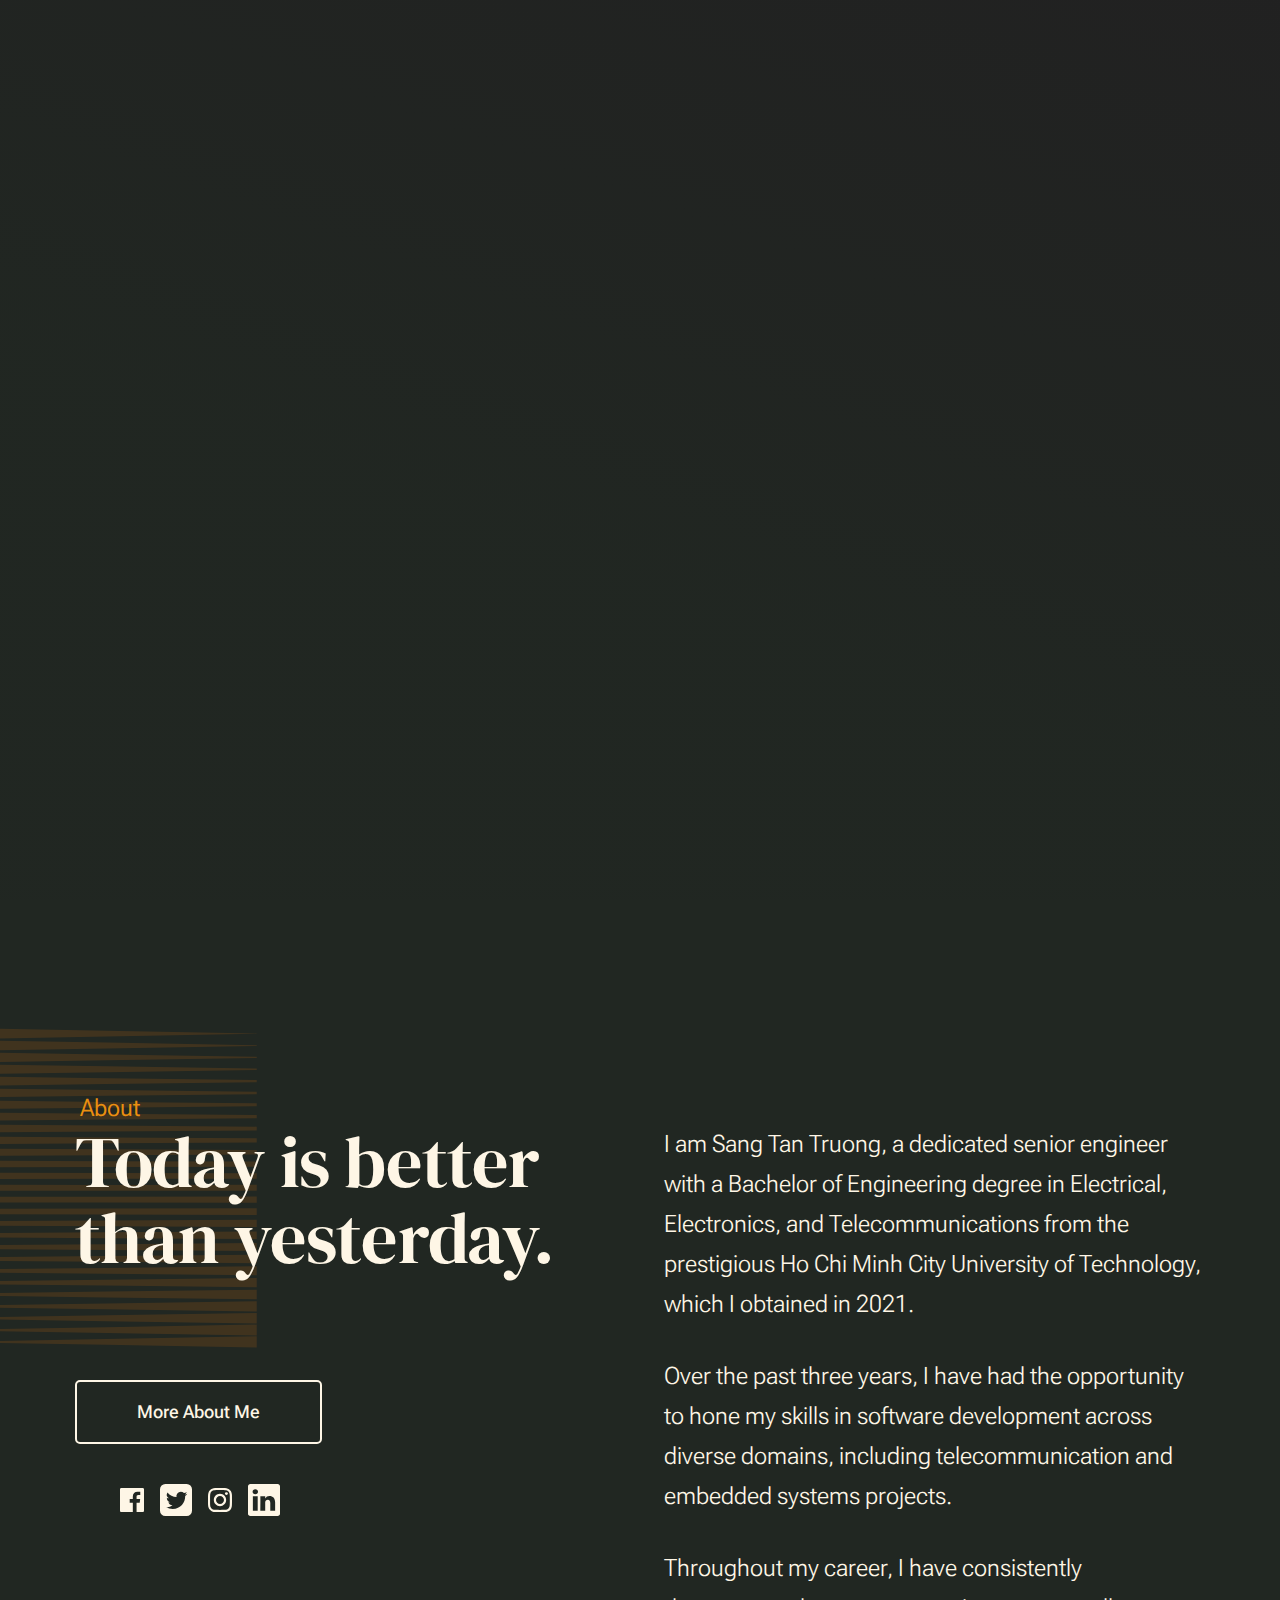
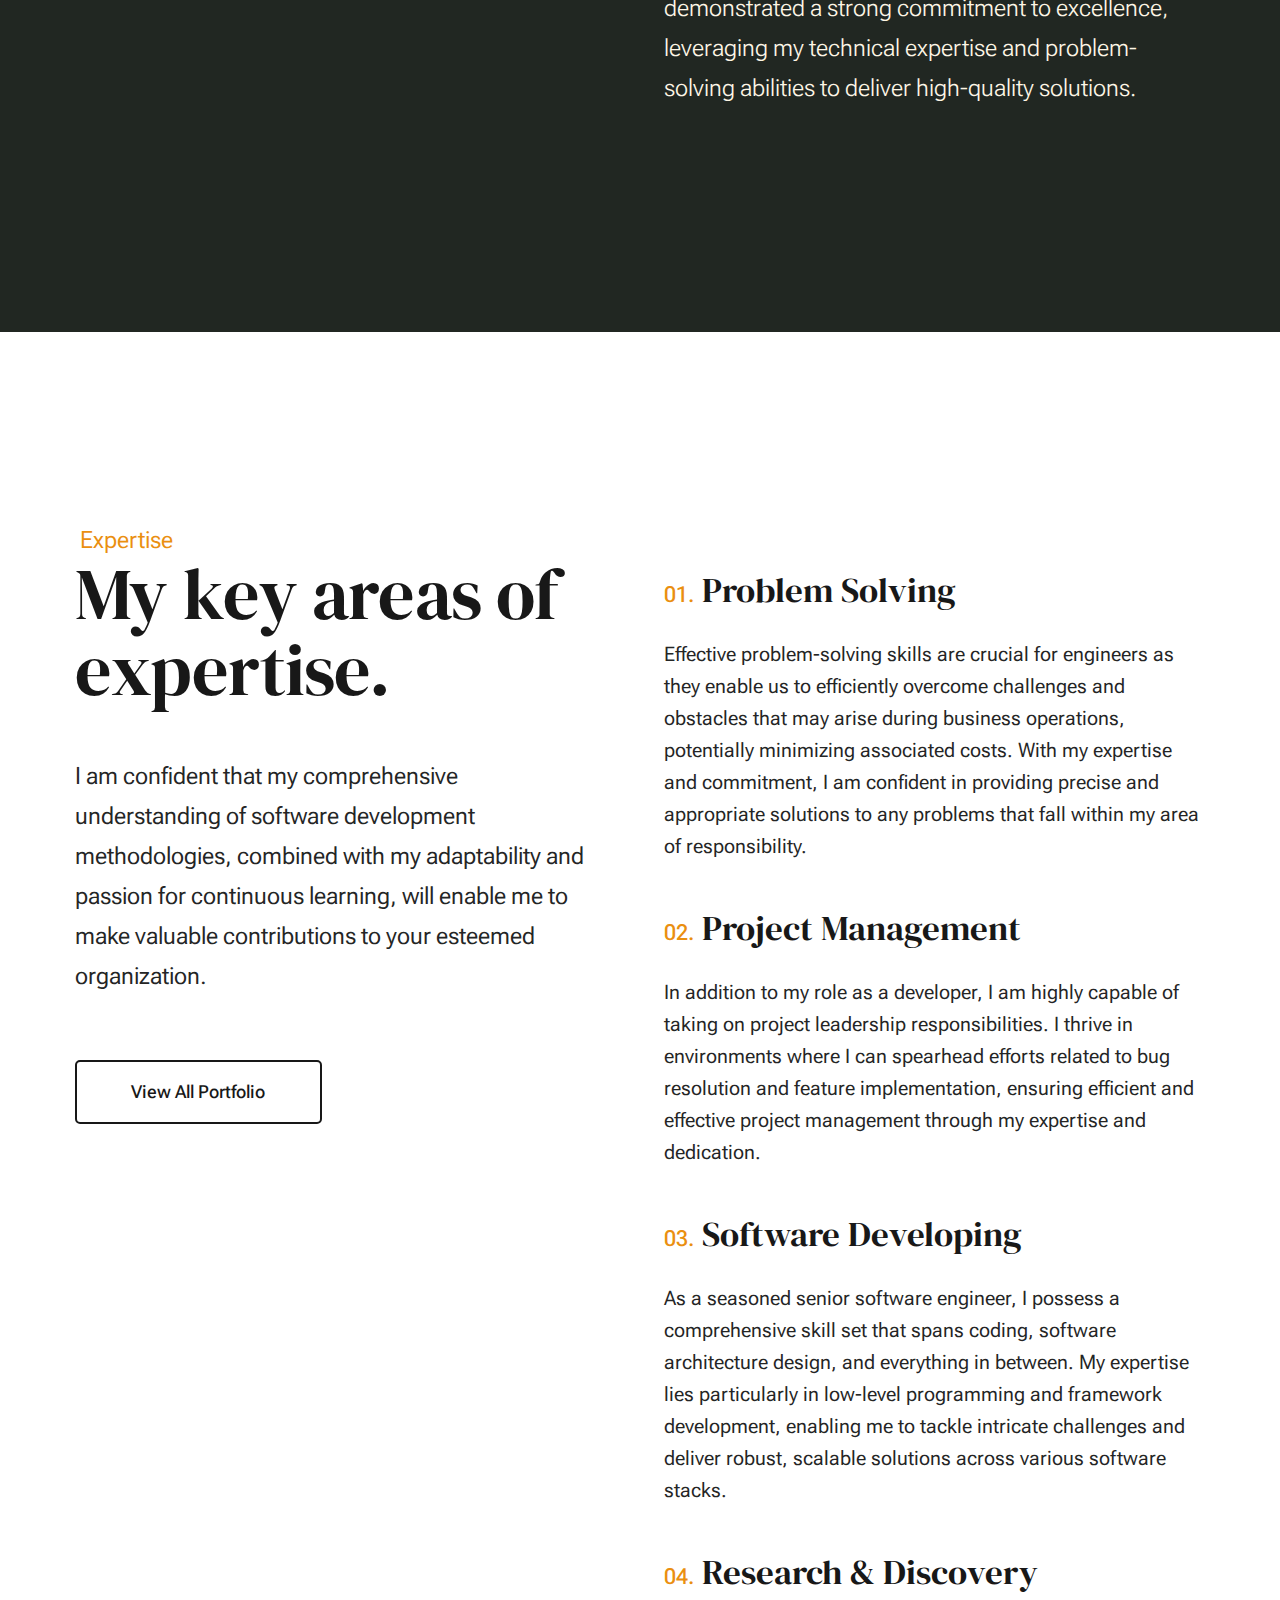
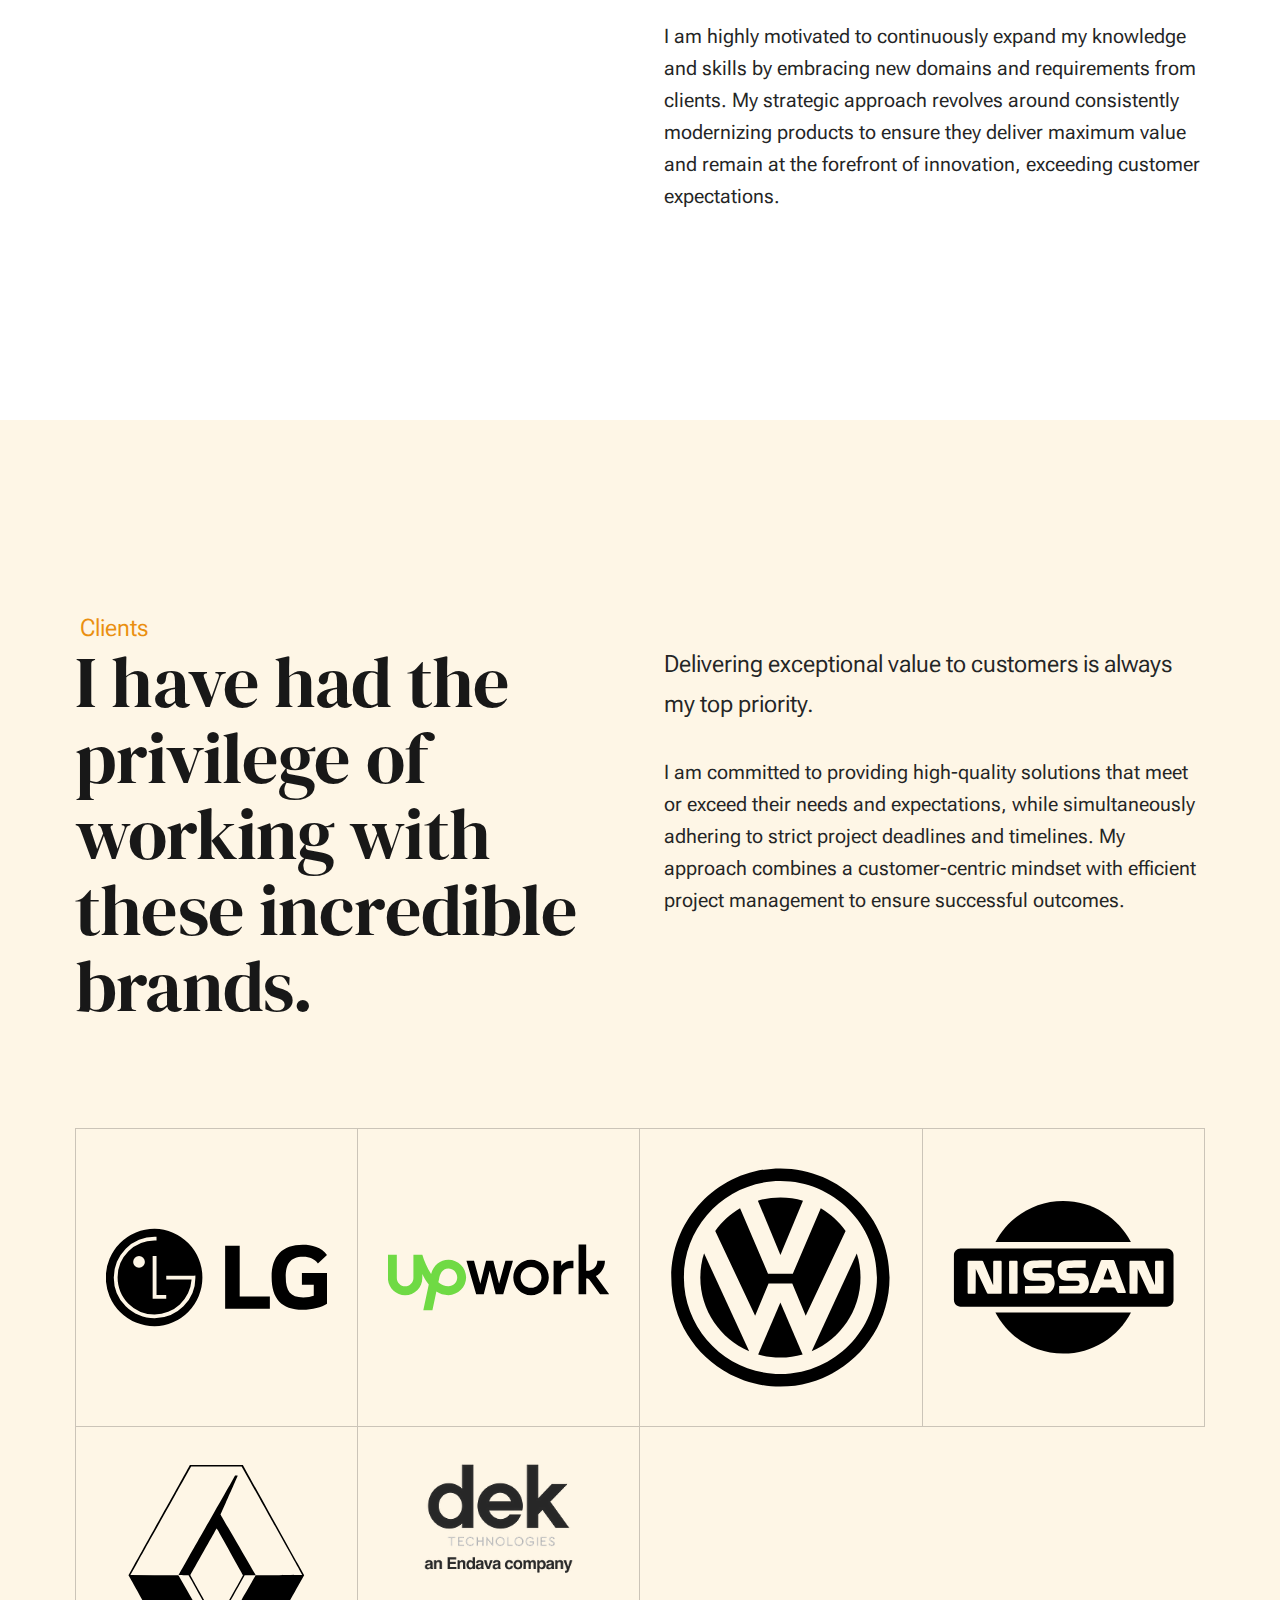
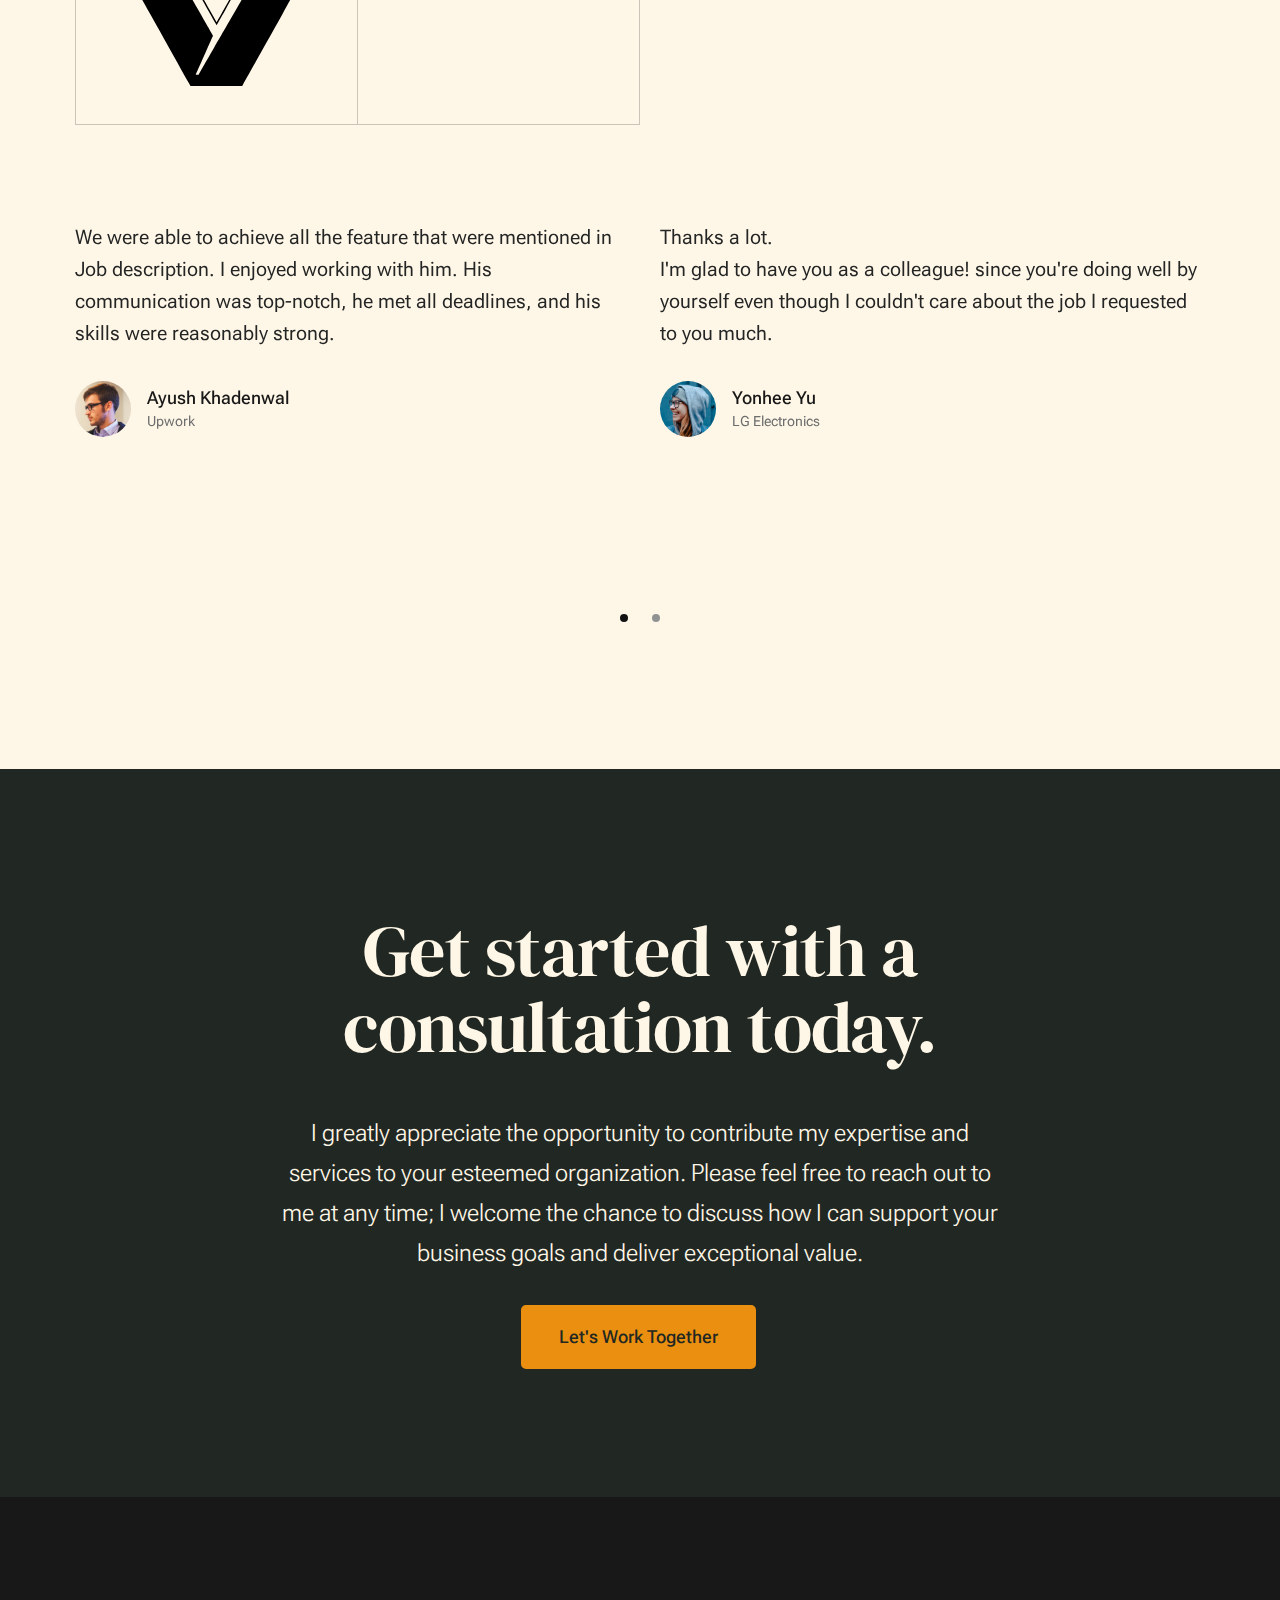
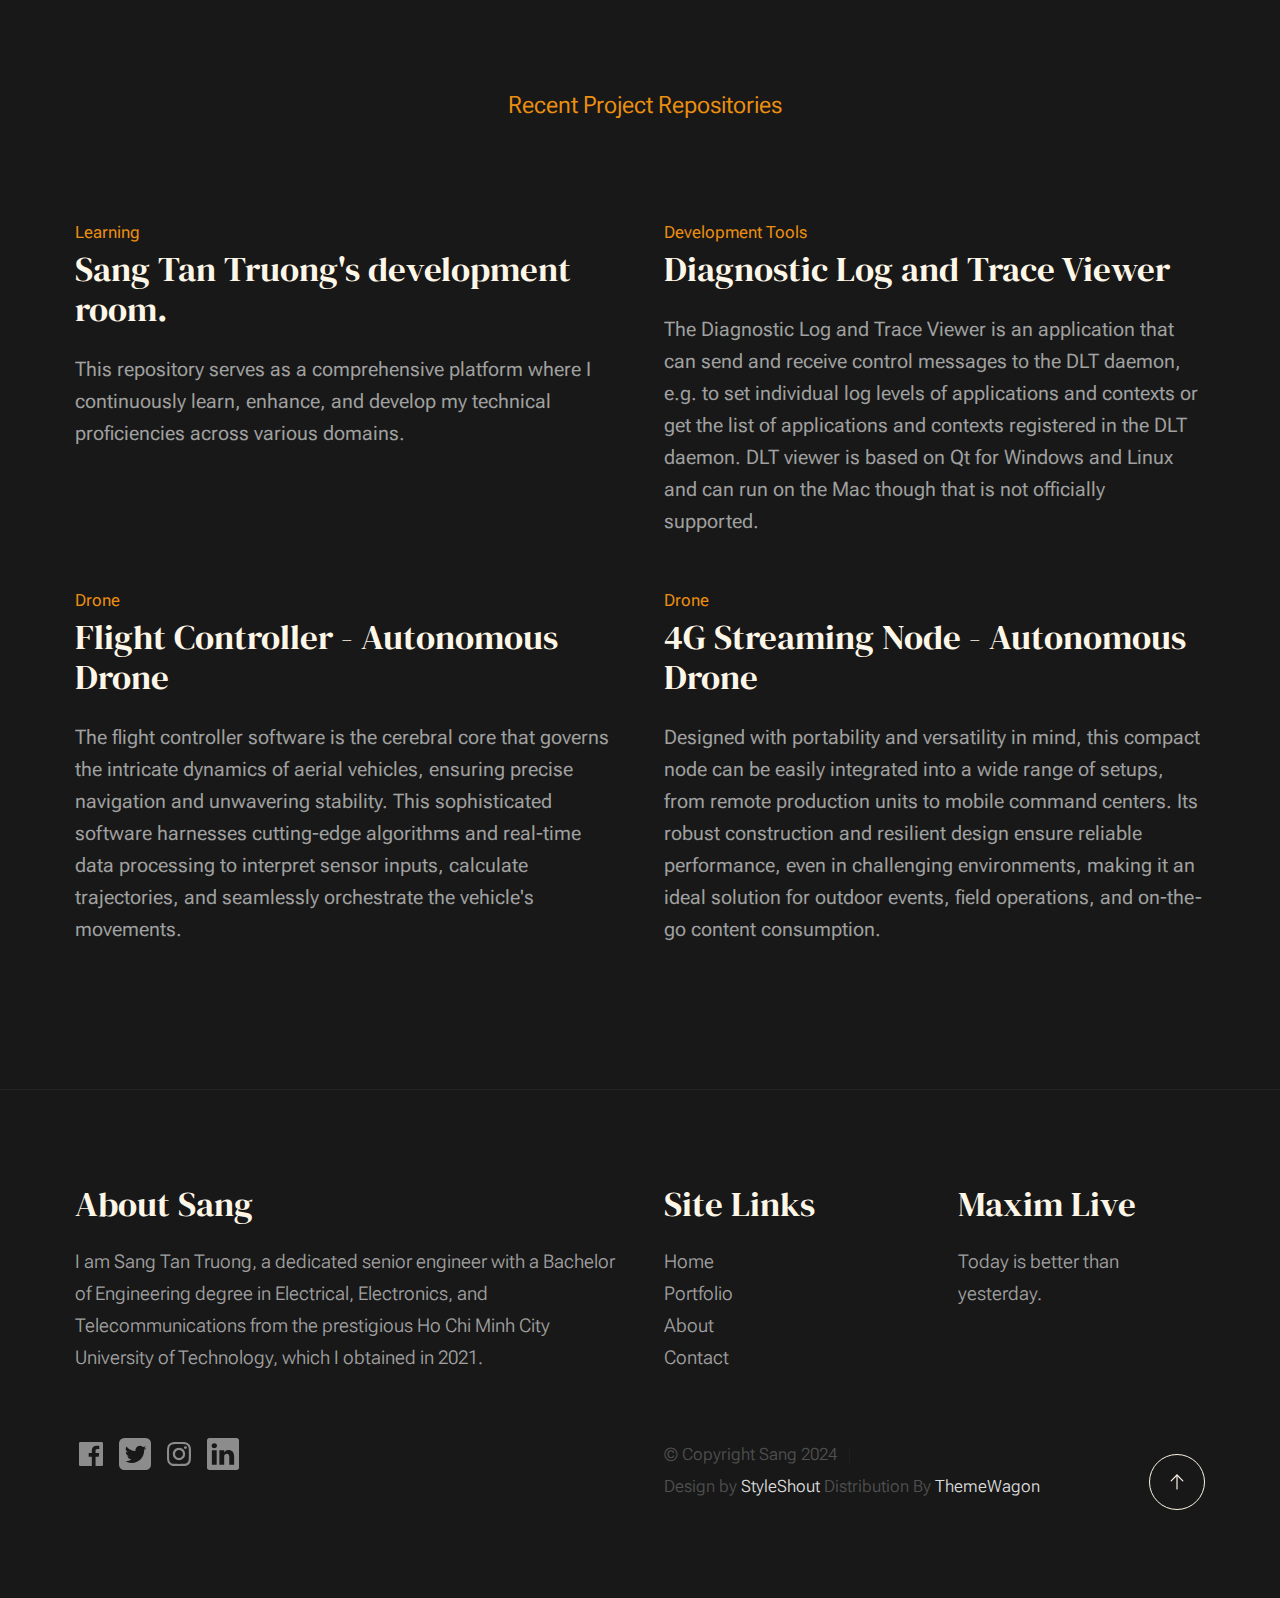
<file: index.html>
<!DOCTYPE html>
<html lang="en" class="no-js" >
<head>

    <!--- basic page needs
    ================================================== -->
    <meta charset="utf-8">
    <meta name="viewport" content="width=device-width, initial-scale=1">
    <title>Sang</title>

    <script>
        document.documentElement.classList.remove('no-js');
        document.documentElement.classList.add('js');
    </script>

    <!-- CSS
    ================================================== -->
    <link rel="stylesheet" href="css/vendor.css">
    <link rel="stylesheet" href="css/styles.css">

    <!-- favicons
    ================================================== -->
    <link rel="apple-touch-icon" sizes="180x180" href="apple-touch-icon.png">
    <link rel="icon" type="image/png" sizes="32x32" href="favicon-32x32.png">
    <link rel="icon" type="image/png" sizes="16x16" href="favicon-16x16.png">
    <link rel="manifest" href="site.webmanifest">

</head>


<body id="top">


    <!-- preloader
    ================================================== -->
    <div id="preloader">
        <div id="loader" class="dots-fade">
            <div></div>
            <div></div>
            <div></div>
        </div>
    </div>


    <!-- page wrap
    ================================================== -->
    <div id="page" class="s-pagewrap ss-home">


        <!-- # site header
        ================================================== -->
        <header class="s-header">

            <div class="row s-header__inner width-sixteen-col">

                <div class="s-header__block">
                    <div class="s-header__logo">
                        <a class="logo" href="index.html">
                            <img src="images/logo.svg" alt="Homepage">
                        </a>
                    </div>

                    <a class="s-header__menu-toggle" href="#0"><span>Menu</span></a>
                </div> <!-- end s-header__block -->

                <nav class="s-header__nav">

                    <ul class="s-header__menu-links">
                        <li><a href="about.html">About</a></li>
                        <li><a href="services.html">Portfolio</a></li>
                        <li><a href="contact.html">Contact</a></li>
                    </ul> <!-- s-header__menu-links -->

                    <div class="s-header__contact">
                        <a href="contact.html" class="btn btn--primary s-header__contact-btn">Let's Work Together</a>
                    </div> <!-- s-header__contact -->

                </nav> <!-- end s-header__nav -->

            </div> <!-- end s-header__inner -->

        </header> <!-- end s-header -->


        <!-- # site main content
        ================================================== -->
        <section id="content" class="s-content">

            <!-- intro
            ----------------------------------------------- -->
            <section id="intro" class="s-intro">

                <div class="row s-intro__content width-sixteen-col">

                    <div class="column lg-12 s-intro__content-inner grid-block">

                        <div class="s-intro__content-text">
                            <div class="s-intro__content-pretitle text-pretitle">Hello, I'm Sang</div>
                            <h1 class="s-intro__content-title">
                                I create robust <br>
                                and reliable software <br>
                                that delivers results <br>
                                for your business.
                            </h1>
                        </div> <!-- s-intro__content-text -->

                        <div class="s-intro__content-media">
                            <div class="s-intro__content-media-inner">
                                <img src="images/intro-bg.jpg" srcset="images/intro-bg.jpg 1x, images/intro-bg@2x.jpg 2x" alt="">
                                <div class="lines">
                                    <span></span>
                                </div>
                            </div>
                        </div> <!-- s-intro__content-media -->

                        <div class="s-intro__scroll-down">
                            <a href="#about" class="smoothscroll">
                                <div class="scroll-icon">
                                    <svg xmlns="http://www.w3.org/2000/svg" viewBox="0 0 24 24" width="36" height="36" fill="none" stroke="#97b34a" stroke-width="1" stroke-linecap="round" stroke-linejoin="round">&lt;!--!  Atomicons Free 1.00 by @atisalab License - https://atomicons.com/license/ (Icons: CC BY 4.0) Copyright 2021 Atomicons --&gt;<polyline points="7 13 12 18 17 13"></polyline><line x1="12" y1="18" x2="12" y2="6"></line></svg>
                                </div>
                                <span>Scroll for more</span>
                            </a>
                        </div> <!-- s-intro__scroll-down -->

                    </div> <!-- s-intro__content-inner -->

                </div> <!-- s-intro__content -->

            </section> <!-- end s-intro -->

            <!-- about
            ----------------------------------------------- -->
            <section id="about" class="s-about target-section">

                <div class="row s-about__content width-sixteen-col">
                    <div class="column grid-block grid-section-split">

                        <img src="images/geometric_shape.svg" alt="" class="s-about__content-imgbg">

                        <div class="section-header grid-section-split__header">
                            <div class="text-pretitle">About</div>
                            <h2 class="text-display-title">
                            Today is better than yesterday.
                            </h2>
                        </div> <!-- end section-header -->

                        <div class="s-about__content-main grid-section-split__primary">
                            <p class="attention-getter">
                                I am Sang Tan Truong, a dedicated senior engineer
                                with a Bachelor of Engineering degree in Electrical, Electronics, and Telecommunications
                                from the prestigious Ho Chi Minh City University of Technology, which I obtained in 2021.
                            </p>

                            <p class="attention-getter">
                                Over the past three years, I have had the opportunity to hone my skills in software development
                                across diverse domains, including telecommunication and embedded systems projects.
                            </p>

                            <p class="attention-getter">
                                Throughout my career, I have consistently demonstrated a strong commitment to excellence,
                                leveraging my technical expertise and problem-solving abilities to deliver high-quality solutions.
                            </p>
                        </div> <!-- end s-about__content-main -->

                        <div class="s-about__content-btn grid-section-split__bottom">
                            <a href="about.html" class="btn btn--stroke u-fullwidth">More About Me</a>

                            <ul class="s-about__social social-list">
                                <li>
                                    <a href="https://www.facebook.com/tan.sang.1428/" target="_blank">
                                        <svg xmlns="http://www.w3.org/2000/svg" width="24" height="24" viewBox="0 0 24 24" style="fill:rgba(0, 0, 0, 1);transform:;-ms-filter:"><path d="M20,3H4C3.447,3,3,3.448,3,4v16c0,0.552,0.447,1,1,1h8.615v-6.96h-2.338v-2.725h2.338v-2c0-2.325,1.42-3.592,3.5-3.592 c0.699-0.002,1.399,0.034,2.095,0.107v2.42h-1.435c-1.128,0-1.348,0.538-1.348,1.325v1.735h2.697l-0.35,2.725h-2.348V21H20 c0.553,0,1-0.448,1-1V4C21,3.448,20.553,3,20,3z"></path></svg>
                                        <span class="u-screen-reader-text">Facebook</span>
                                    </a>
                                </li>
                                <li>
                                    <a href="https://twitter.com/sang_truon45366" target="_blank">
                                        <svg xmlns="http://www.w3.org/2000/svg" width="24" height="24" viewBox="0 0 24 24" fill="#000"><path d="M20 0a4 4 0 0 1 4 4v16a4 4 0 0 1-4 4H4a4 4 0 0 1-4-4V4a4 4 0 0 1 4-4h16zm-4.42 5.8a3.28 3.28 0 0 0-3.2 4.03A9.32 9.32 0 0 1 5.61 6.4a3.26 3.26 0 0 0 1.02 4.38 3.27 3.27 0 0 1-1.49-.4v.03a3.28 3.28 0 0 0 2.64 3.22 3.3 3.3 0 0 1-1.49.06 3.29 3.29 0 0 0 3.07 2.28 6.59 6.59 0 0 1-4.86 1.36 9.29 9.29 0 0 0 5.03 1.47c6.04 0 9.34-5 9.34-9.34v-.42a6.65 6.65 0 0 0 1.63-1.7c-.59.26-1.22.44-1.89.52.68-.41 1.2-1.05 1.45-1.82-.64.38-1.34.65-2.09.8a3.28 3.28 0 0 0-2.4-1.04z"/></svg>
                                        <span class="u-screen-reader-text">Twitter</span>
                                    </a>
                                </li>
                                <li>
                                    <a href="https://www.instagram.com/sang_truongtan/" target="_blank">
                                        <svg xmlns="http://www.w3.org/2000/svg" width="24" height="24" viewBox="0 0 24 24" style="fill:rgba(0, 0, 0, 1);transform:;-ms-filter:"><path d="M11.999,7.377c-2.554,0-4.623,2.07-4.623,4.623c0,2.554,2.069,4.624,4.623,4.624c2.552,0,4.623-2.07,4.623-4.624 C16.622,9.447,14.551,7.377,11.999,7.377L11.999,7.377z M11.999,15.004c-1.659,0-3.004-1.345-3.004-3.003 c0-1.659,1.345-3.003,3.004-3.003s3.002,1.344,3.002,3.003C15.001,13.659,13.658,15.004,11.999,15.004L11.999,15.004z"></path><circle cx="16.806" cy="7.207" r="1.078"></circle><path d="M20.533,6.111c-0.469-1.209-1.424-2.165-2.633-2.632c-0.699-0.263-1.438-0.404-2.186-0.42 c-0.963-0.042-1.268-0.054-3.71-0.054s-2.755,0-3.71,0.054C7.548,3.074,6.809,3.215,6.11,3.479C4.9,3.946,3.945,4.902,3.477,6.111 c-0.263,0.7-0.404,1.438-0.419,2.186c-0.043,0.962-0.056,1.267-0.056,3.71c0,2.442,0,2.753,0.056,3.71 c0.015,0.748,0.156,1.486,0.419,2.187c0.469,1.208,1.424,2.164,2.634,2.632c0.696,0.272,1.435,0.426,2.185,0.45 c0.963,0.042,1.268,0.055,3.71,0.055s2.755,0,3.71-0.055c0.747-0.015,1.486-0.157,2.186-0.419c1.209-0.469,2.164-1.424,2.633-2.633 c0.263-0.7,0.404-1.438,0.419-2.186c0.043-0.962,0.056-1.267,0.056-3.71s0-2.753-0.056-3.71C20.941,7.57,20.801,6.819,20.533,6.111z M19.315,15.643c-0.007,0.576-0.111,1.147-0.311,1.688c-0.305,0.787-0.926,1.409-1.712,1.711c-0.535,0.199-1.099,0.303-1.67,0.311 c-0.95,0.044-1.218,0.055-3.654,0.055c-2.438,0-2.687,0-3.655-0.055c-0.569-0.007-1.135-0.112-1.669-0.311 c-0.789-0.301-1.414-0.923-1.719-1.711c-0.196-0.534-0.302-1.099-0.311-1.669c-0.043-0.95-0.053-1.218-0.053-3.654 c0-2.437,0-2.686,0.053-3.655c0.007-0.576,0.111-1.146,0.311-1.687c0.305-0.789,0.93-1.41,1.719-1.712 c0.534-0.198,1.1-0.303,1.669-0.311c0.951-0.043,1.218-0.055,3.655-0.055c2.437,0,2.687,0,3.654,0.055 c0.571,0.007,1.135,0.112,1.67,0.311c0.786,0.303,1.407,0.925,1.712,1.712c0.196,0.534,0.302,1.099,0.311,1.669 c0.043,0.951,0.054,1.218,0.054,3.655c0,2.436,0,2.698-0.043,3.654H19.315z"></path></svg>
                                        <span class="u-screen-reader-text">Instagram</span>
                                    </a>
                                </li>
                                <li>
                                    <a href="https://www.linkedin.com/in/sang-truong-tan-82979b220/" target="_blank">
                                        <svg xmlns="http://www.w3.org/2000/svg" width="24" height="24" viewBox="0 0 24 24" fill="#000"><path d="M22.23 0H1.77C.8 0 0 .77 0 1.72v20.56C0 23.23.8 24 1.77 24h20.46c.98 0 1.77-.77 1.77-1.72V1.72C24 .77 23.2 0 22.23 0zM7.27 20.1H3.65V9.24h3.62V20.1zM5.47 7.76h-.03c-1.22 0-2-.83-2-1.87 0-1.06.8-1.87 2.05-1.87 1.24 0 2 .8 2.02 1.87 0 1.04-.78 1.87-2.05 1.87zM20.34 20.1h-3.63v-5.8c0-1.45-.52-2.45-1.83-2.45-1 0-1.6.67-1.87 1.32-.1.23-.11.55-.11.88v6.05H9.28s.05-9.82 0-10.84h3.63v1.54a3.6 3.6 0 0 1 3.26-1.8c2.39 0 4.18 1.56 4.18 4.89v6.21z"/></svg>
                                        <span class="u-screen-reader-text">Linkedin</span>
                                    </a>
                                </li>
                            </ul> <!-- end s-footer__social -->
                        </div> <!-- end s-about__content-btn -->

                    </div> <!-- content-inner -->
                </div>

            </section> <!-- end s-about -->

            <!-- expertise
            ----------------------------------------------- -->
            <section id="expertise" class="s-expertise">

                <div class="row s-expertise__content width-sixteen-col">
                    <div class="column xl-12 grid-block grid-section-split">

                        <div class="section-header grid-section-split__header">
                            <div class="text-pretitle">Expertise</div>
                            <h2 class="text-display-title">
                            My key areas of expertise.
                            </h2>

                            <p class="lead">
                            I am confident that my comprehensive understanding of software development methodologies,
                            combined with my adaptability and passion for continuous learning,
                            will enable me to make valuable contributions to your esteemed organization.
                            </p>
                        </div> <!-- end section-header -->

                        <div class="s-expertise__content-main grid-section-split__primary">

                            <div class="grid-list-items list-items show-ctr">
                                <div class="grid-list-items__item list-items__item">
                                    <div class="grid-list-items__title list-items__item-header">
                                        <h3 class="list-items__item-title">Problem Solving</h3>
                                    </div>
                                    <div class="grid-list-items__text list-items__item-text">
                                        <p>
                                        Effective problem-solving skills are crucial for engineers as
                                        they enable us to efficiently overcome challenges and obstacles
                                        that may arise during business operations,
                                        potentially minimizing associated costs. With my expertise and commitment,
                                        I am confident in providing precise and appropriate solutions to
                                        any problems that fall within my area of responsibility.
                                        </p>
                                    </div>
                                </div> <!-- list-item -->
                                <div class="grid-list-items__item list-items__item">
                                    <div class="grid-list-items__title list-items__item-header">
                                        <h3 class="list-items__item-title">Project Management</h3>
                                    </div>
                                    <div class="grid-list-items__text list-items__item-text">
                                        <p>
                                        In addition to my role as a developer, I am highly capable of taking on project leadership responsibilities.
                                        I thrive in environments where I can spearhead efforts related to bug resolution and feature implementation,
                                        ensuring efficient and effective project management through my expertise and dedication.
                                        </p>
                                    </div>
                                </div> <!-- list-expertise__item -->
                                <div class="grid-list-items__item list-items__item">
                                    <div class="grid-list-items__title list-items__item-header">
                                        <h3 class="list-items__item-title">Software Developing</h3>
                                    </div>
                                    <div class="grid-list-items__text list-items__item-text">
                                        <p>
                                            As a seasoned senior software engineer, I possess a comprehensive skill set that spans coding,
                                            software architecture design, and everything in between.
                                            My expertise lies particularly in low-level programming and framework development,
                                            enabling me to tackle intricate challenges and deliver robust,
                                            scalable solutions across various software stacks.
                                        </p>
                                    </div>
                                </div> <!-- list-expertise__item -->
                                <div class="grid-list-items__item list-items__item">
                                    <div class="grid-list-items__title list-items__item-header">
                                        <h3 class="list-items__item-title">Research & Discovery</h3>
                                    </div>
                                    <div class="grid-list-items__text list-items__item-text">
                                        <p>
                                            I am highly motivated to continuously expand my knowledge and skills by
                                            embracing new domains and requirements from clients.
                                            My strategic approach revolves around consistently modernizing products
                                            to ensure they deliver maximum value and remain at the forefront of innovation,
                                            exceeding customer expectations.
                                        </p>
                                    </div>
                                </div> <!-- list-expertise__item -->

                            </div> <!-- grid-list-items -->
                        </div> <!-- end s-expertise__content-main -->

                        <div class="s-expertise__content-btn grid-section-split__bottom">
                            <a href="services.html" class="btn btn--stroke u-fullwidth">View All Portfolio</a>
                        </div> <!-- end s-about__content-btn -->

                    </div> <!-- end grid-block-->
                </div> <!-- end s-expertise__content -->

            </section> <!-- end s-expertise -->

            <!-- clients
            ----------------------------------------------- -->
            <section id="clients" class="s-clients">

                <div class="row s-clients__content-block width-sixteen-col">
                    <div class="column xl-12 grid-block grid-section-split">

                        <div class="section-header grid-section-split__header">
                            <div class="text-pretitle">Clients</div>
                            <h2 class="text-display-title">
                            I have had the privilege of working with these incredible brands.
                            </h2>
                        </div> <!-- end section-header -->

                        <div class="grid-section-split__primary">
                            <p class="lead">
                                Delivering exceptional value to customers is always my top priority.
                            </p>

                            <p>
                                I am committed to providing high-quality solutions that meet or exceed their needs and expectations,
                                while simultaneously adhering to strict project deadlines and timelines.
                                My approach combines a customer-centric mindset with efficient project management to ensure successful outcomes.
                            </p>
                        </div> <!-- end grid-section-split__primary -->

                    </div> <!-- end column -->
                </div> <!-- end row -->

                <div class="row s-clients__content-block width-sixteen-col">
                    <div class="column xl-12">

                        <div class="clients-list">
                            <div class="clients-list__item">
                                <a href="#0">
                                    <img src="images/clients/lg.svg" alt="">
                                </a>
                            </div>
                            <div class="clients-list__item">
                                <a href="#0">
                                    <img src="images/clients/upwork.svg" alt="">
                                </a>
                            </div>
                            <div class="clients-list__item">
                                <a href="#0">
                                    <img src="images/clients/volkswagen.svg" alt="">
                                </a>
                            </div>
                            <div class="clients-list__item">
                                <a href="#0">
                                    <img src="images/clients/nissan.svg" alt="">
                                </a>
                            </div>
                            <div class="clients-list__item">
                                <a href="#0">
                                    <img src="images/clients/renault.svg" alt="">
                                </a>
                            </div>
                            <div class="clients-list__item">
                                <a href="#0">
                                    <img src="images/clients/DEK.png" alt="">
                                </a>
                            </div>
                        </div> <!-- end clients-list -->

                    </div> <!-- end column -->
                </div> <!-- end row -->

                <div class="row s-clients__content-block width-sixteen-col">
                    <div class="column xl-12 testimonials">

                        <div class="swiper-container testimonials__slider home-slider">

                            <div class="swiper-wrapper">
                                <div class="testimonials__slide swiper-slide">
                                    <p>
                                        We were able to achieve all the feature that were mentioned in Job description.
                                        I enjoyed working with him. His communication was top-notch, he met all deadlines,
                                        and his skills were reasonably strong.
                                    </p>
                                    <div class="testimonials__author">
                                        <img src="images/avatars/user-01.jpg" alt="Author image" class="testimonials__avatar">
                                        <cite class="testimonials__cite">
                                            <strong>Ayush Khadenwal</strong>
                                            <span>Upwork</span>
                                        </cite>
                                    </div>
                                </div>
                                <div class="testimonials__slide swiper-slide">
                                    <p>
                                    Thanks a lot.<br>
                                    I'm glad to have you as a colleague! since you're doing well by yourself
                                    even though I couldn't care about the job I requested to you much.
                                    </p>
                                    <div class="testimonials__author">
                                        <img src="images/avatars/user-02.jpg" alt="Author image" class="testimonials__avatar">
                                        <cite class="testimonials__cite">
                                            <strong>Yonhee Yu</strong>
                                            <span>LG Electronics</span>
                                        </cite>
                                    </div>
                                </div>
                                <div class="testimonials__slide swiper-slide">
                                    <p>
                                        Sang has done good work on developing c-Library for Pico (Pp-2040) and I enjoyed working with him.
                                        His communication was top-notch, he met all deadlines, and his skills were reasonably strong.
                                        At one point I asked for an additional milestone and he was very forthcoming that
                                        the additional work was outside his area of expertise.
                                        I enjoyed working with Sang and will likely have additional jobs for him in the future.
                                    </p>
                                    <div class="testimonials__author">
                                        <img src="images/avatars/user-01.jpg" alt="Author image" class="testimonials__avatar">
                                        <cite class="testimonials__cite">
                                            <strong>Ayush Khadenwal</strong>
                                            <span>Upwork</span>
                                        </cite>
                                    </div>
                                </div>
                            </div> <!-- end swiper-wrapper -->

                            <div class="swiper-pagination"></div>

                        </div> <!--end testimonials__slider -->

                    </div> <!-- end column -->
                </div> <!-- end row -->


            </section> <!-- end s-clients -->

        </section> <!-- s-content-->

        <!-- # cta
        ================================================== -->
        <section id="cta" class="s-cta">

            <div class="row row-x-center text-center">
                <div class="column xl-8 lg-12">

                    <div class="s-cta__content">
                        <h2 class="text-display-title">
                        Get started with a consultation today.
                        </h2>
                        <p class="lead">
                            I greatly appreciate the opportunity to contribute my expertise and
                            services to your esteemed organization. Please feel free to reach out to me at any time;
                            I welcome the chance to discuss how I can support your business goals and deliver exceptional value.
                        </p>
                        <a href="contact.html" class="btn btn--primary">Let's Work Together</a>
                    </div>

                </div>
            </div>

        </section> <!-- end s-cta -->

        <!-- # journal
        ================================================== -->
        <section id="journal" class="s-journal">

            <div class="row s-journal__content width-sixteen-col">
                <div class="column xl-12 grid-block">

                    <div class="grid-full section-header text-center">
                        <div class="text-pretitle">Recent Project Repositories</div>
                        <!-- <h2 class="text-display-title">
                        Latest projects
                        </h2> -->
                    </div> <!-- end section-header -->

                    <div class="grid-full s-journal__content-main grid-list-items">

                        <div class="grid-list-items__item blog-card">
                            <div class="blog-card__header">
                                <div class="blog-card__cat-links">
                                    <a href="https://github.com/SangTruongTan/self-learning" target="_blank">Learning</a>
                                </div>
                                <h3 class="blog-card__title"><a href="https://github.com/SangTruongTan/self-learning" target="_blank">Sang Tan Truong's development room.</a></h3>
                            </div>
                            <div class="blog-card__text">
                                <p>
                                    This repository serves as a comprehensive platform where
                                    I continuously learn, enhance, and develop my technical proficiencies across various domains.
                                </p>
                            </div>
                        </div> <!-- end blog-card -->
                        <div class="grid-list-items__item blog-card">
                            <div class="blog-card__header">
                                <div class="blog-card__cat-links">
                                    <a href="https://github.com/SangTruongTan/dlt-viewer" target="_blank">Development Tools</a>
                                </div>
                                <h3 class="blog-card__title"><a href="https://github.com/SangTruongTan/dlt-viewer" target="_blank">Diagnostic Log and Trace Viewer</a></h3>
                            </div>
                            <div class="blog-card__text">
                                <p>
                                    The Diagnostic Log and Trace Viewer is an application that can send and receive
                                    control messages to the DLT daemon, e.g. to set individual log levels of applications
                                    and contexts or get the list of applications and contexts registered in the DLT daemon.
                                    DLT viewer is based on Qt for Windows and Linux and can run on the Mac though that is not officially supported.
                                </p>
                            </div>
                        </div> <!-- end blog-card -->
                        <div class="grid-list-items__item blog-card">
                            <div class="blog-card__header">
                                <div class="blog-card__cat-links">
                                    <a href="https://github.com/SangTruongTan/Flight-Controller" target="_blank">Drone</a>
                                </div>
                                <h3 class="blog-card__title"><a href="https://github.com/SangTruongTan/Flight-Controller" target="_blank">Flight Controller - Autonomous Drone</a></h3>
                            </div>
                            <div class="blog-card__text">
                                <p>
                                    The flight controller software is the cerebral core that governs the intricate dynamics of aerial vehicles,
                                    ensuring precise navigation and unwavering stability.
                                    This sophisticated software harnesses cutting-edge algorithms and real-time data processing to interpret sensor inputs,
                                    calculate trajectories, and seamlessly orchestrate the vehicle's movements.
                                </p>
                            </div>
                        </div> <!-- end blog card -->
                        <div class="grid-list-items__item blog-card">
                            <div class="blog-card__header">
                                <div class="blog-card__cat-links">
                                    <a href="https://github.com/SangTruongTan/Esp32_4GNode" target="_blank">Drone</a>
                                </div>
                                <h3 class="blog-card__title"><a href="https://github.com/SangTruongTan/Esp32_4GNode" target="_blank">4G Streaming Node - Autonomous Drone</a></h3>
                            </div>
                            <div class="blog-card__text">
                                <p>
                                    Designed with portability and versatility in mind, this compact node can be easily integrated into a wide range of setups,
                                    from remote production units to mobile command centers. Its robust construction and resilient design ensure reliable performance,
                                    even in challenging environments, making it an ideal solution for outdoor events, field operations,
                                    and on-the-go content consumption.
                                </p>
                            </div>
                        </div> <!-- end blog card -->
                    </div> <!-- end grid-list-items -->

                </div> <!-- end grid-block-->
            </div> <!-- end s-journal__content -->

        </section> <!-- end s-journal -->


        <!-- # footer
        ================================================== -->
        <footer class="s-footer">
            <div class="row s-footer__content">
                <div class="column xl-6 lg-6 md-12 s-footer__block s-footer__about">
                    <h3>About Sang</h3>
                    <p>
                        I am Sang Tan Truong, a dedicated senior engineer
                        with a Bachelor of Engineering degree in Electrical, Electronics, and Telecommunications
                        from the prestigious Ho Chi Minh City University of Technology, which I obtained in 2021.
                    </p>
                </div>
                <div class="column xl-3 lg-6 md-12 s-footer__block s-footer__site-links">
                    <h3>Site Links</h3>
                    <ul class="link-list">
                        <li><a href="index.html">Home</a></li>
                        <li><a href="services.html" target="_blank">Portfolio</a></li>
                        <li><a href="about.html" target="_blank">About</a></li>
                        <li><a href="contact.html" target="_blank">Contact</a></li>
                    </ul>
                </div>
                <div class="column xl-3 lg-6 md-12 tab-12 s-footer__block s-footer__newsletter">
                    <h3>Maxim Live</h3>
                    <p>
                        Today is better than yesterday.
                    </p>
                </div>
            </div>

            <div class="row s-footer__bottom">
                <div class="column xl-6 lg-12">
                    <ul class="s-footer__social social-list">
                        <li>
                            <a href="https://www.facebook.com/tan.sang.1428/" target="_blank">
                                <svg xmlns="http://www.w3.org/2000/svg" width="24" height="24" viewBox="0 0 24 24" style="fill:rgba(0, 0, 0, 1);transform:;-ms-filter:"><path d="M20,3H4C3.447,3,3,3.448,3,4v16c0,0.552,0.447,1,1,1h8.615v-6.96h-2.338v-2.725h2.338v-2c0-2.325,1.42-3.592,3.5-3.592 c0.699-0.002,1.399,0.034,2.095,0.107v2.42h-1.435c-1.128,0-1.348,0.538-1.348,1.325v1.735h2.697l-0.35,2.725h-2.348V21H20 c0.553,0,1-0.448,1-1V4C21,3.448,20.553,3,20,3z"></path></svg>
                                <span class="u-screen-reader-text">Facebook</span>
                            </a>
                        </li>
                        <li>
                            <a href="https://twitter.com/sang_truon45366" target="_blank">
                                <svg xmlns="http://www.w3.org/2000/svg" width="24" height="24" viewBox="0 0 24 24" fill="#000"><path d="M20 0a4 4 0 0 1 4 4v16a4 4 0 0 1-4 4H4a4 4 0 0 1-4-4V4a4 4 0 0 1 4-4h16zm-4.42 5.8a3.28 3.28 0 0 0-3.2 4.03A9.32 9.32 0 0 1 5.61 6.4a3.26 3.26 0 0 0 1.02 4.38 3.27 3.27 0 0 1-1.49-.4v.03a3.28 3.28 0 0 0 2.64 3.22 3.3 3.3 0 0 1-1.49.06 3.29 3.29 0 0 0 3.07 2.28 6.59 6.59 0 0 1-4.86 1.36 9.29 9.29 0 0 0 5.03 1.47c6.04 0 9.34-5 9.34-9.34v-.42a6.65 6.65 0 0 0 1.63-1.7c-.59.26-1.22.44-1.89.52.68-.41 1.2-1.05 1.45-1.82-.64.38-1.34.65-2.09.8a3.28 3.28 0 0 0-2.4-1.04z"/></svg>
                                <span class="u-screen-reader-text">Twitter</span>
                            </a>
                        </li>
                        <li>
                            <a href="https://www.instagram.com/sang_truongtan/" target="_blank">
                                <svg xmlns="http://www.w3.org/2000/svg" width="24" height="24" viewBox="0 0 24 24" style="fill:rgba(0, 0, 0, 1);transform:;-ms-filter:"><path d="M11.999,7.377c-2.554,0-4.623,2.07-4.623,4.623c0,2.554,2.069,4.624,4.623,4.624c2.552,0,4.623-2.07,4.623-4.624 C16.622,9.447,14.551,7.377,11.999,7.377L11.999,7.377z M11.999,15.004c-1.659,0-3.004-1.345-3.004-3.003 c0-1.659,1.345-3.003,3.004-3.003s3.002,1.344,3.002,3.003C15.001,13.659,13.658,15.004,11.999,15.004L11.999,15.004z"></path><circle cx="16.806" cy="7.207" r="1.078"></circle><path d="M20.533,6.111c-0.469-1.209-1.424-2.165-2.633-2.632c-0.699-0.263-1.438-0.404-2.186-0.42 c-0.963-0.042-1.268-0.054-3.71-0.054s-2.755,0-3.71,0.054C7.548,3.074,6.809,3.215,6.11,3.479C4.9,3.946,3.945,4.902,3.477,6.111 c-0.263,0.7-0.404,1.438-0.419,2.186c-0.043,0.962-0.056,1.267-0.056,3.71c0,2.442,0,2.753,0.056,3.71 c0.015,0.748,0.156,1.486,0.419,2.187c0.469,1.208,1.424,2.164,2.634,2.632c0.696,0.272,1.435,0.426,2.185,0.45 c0.963,0.042,1.268,0.055,3.71,0.055s2.755,0,3.71-0.055c0.747-0.015,1.486-0.157,2.186-0.419c1.209-0.469,2.164-1.424,2.633-2.633 c0.263-0.7,0.404-1.438,0.419-2.186c0.043-0.962,0.056-1.267,0.056-3.71s0-2.753-0.056-3.71C20.941,7.57,20.801,6.819,20.533,6.111z M19.315,15.643c-0.007,0.576-0.111,1.147-0.311,1.688c-0.305,0.787-0.926,1.409-1.712,1.711c-0.535,0.199-1.099,0.303-1.67,0.311 c-0.95,0.044-1.218,0.055-3.654,0.055c-2.438,0-2.687,0-3.655-0.055c-0.569-0.007-1.135-0.112-1.669-0.311 c-0.789-0.301-1.414-0.923-1.719-1.711c-0.196-0.534-0.302-1.099-0.311-1.669c-0.043-0.95-0.053-1.218-0.053-3.654 c0-2.437,0-2.686,0.053-3.655c0.007-0.576,0.111-1.146,0.311-1.687c0.305-0.789,0.93-1.41,1.719-1.712 c0.534-0.198,1.1-0.303,1.669-0.311c0.951-0.043,1.218-0.055,3.655-0.055c2.437,0,2.687,0,3.654,0.055 c0.571,0.007,1.135,0.112,1.67,0.311c0.786,0.303,1.407,0.925,1.712,1.712c0.196,0.534,0.302,1.099,0.311,1.669 c0.043,0.951,0.054,1.218,0.054,3.655c0,2.436,0,2.698-0.043,3.654H19.315z"></path></svg>
                                <span class="u-screen-reader-text">Instagram</span>
                            </a>
                        </li>
                        <li>
                            <a href="https://www.linkedin.com/in/sang-truong-tan-82979b220/" target="_blank">
                                <svg xmlns="http://www.w3.org/2000/svg" width="24" height="24" viewBox="0 0 24 24" fill="#000"><path d="M22.23 0H1.77C.8 0 0 .77 0 1.72v20.56C0 23.23.8 24 1.77 24h20.46c.98 0 1.77-.77 1.77-1.72V1.72C24 .77 23.2 0 22.23 0zM7.27 20.1H3.65V9.24h3.62V20.1zM5.47 7.76h-.03c-1.22 0-2-.83-2-1.87 0-1.06.8-1.87 2.05-1.87 1.24 0 2 .8 2.02 1.87 0 1.04-.78 1.87-2.05 1.87zM20.34 20.1h-3.63v-5.8c0-1.45-.52-2.45-1.83-2.45-1 0-1.6.67-1.87 1.32-.1.23-.11.55-.11.88v6.05H9.28s.05-9.82 0-10.84h3.63v1.54a3.6 3.6 0 0 1 3.26-1.8c2.39 0 4.18 1.56 4.18 4.89v6.21z"/></svg>
                                <span class="u-screen-reader-text">Linkedin</span>
                            </a>
                        </li>
                    </ul> <!-- end s-footer__social -->
                </div>
                <div class="column xl-6 lg-12">
                    <p class="ss-copyright">
                        <span>© Copyright Sang 2024</span>
                        <span>Design by <a href="https://www.styleshout.com/">StyleShout</a> Distribution By <a href="https://themewagon.com">ThemeWagon</a></span>
                    </p>
                </div>

                <div class="ss-go-top">
                    <a class="smoothscroll" title="Back to Top" href="#top">
                        <svg xmlns="http://www.w3.org/2000/svg" viewBox="0 0 24 24" width="36" height="36" fill="none" stroke="#ffffff" stroke-width="1" stroke-linecap="round" stroke-linejoin="round">&lt;!--!  Atomicons Free 1.00 by @atisalab License - https://atomicons.com/license/ (Icons: CC BY 4.0) Copyright 2021 Atomicons --&gt;<polyline points="17 11 12 6 7 11"></polyline><line x1="12" y1="18" x2="12" y2="6"></line></svg>
                    </a>
                </div> <!-- end ss-go-top -->
            </div>

        </footer> <!-- end s-footer -->

    </div> <!-- end page-wrap -->

    <!-- Java Script
    ================================================== -->
    <script src="js/plugins.js"></script>
    <script src="js/main.js"></script>

</body>
</html>
</file>
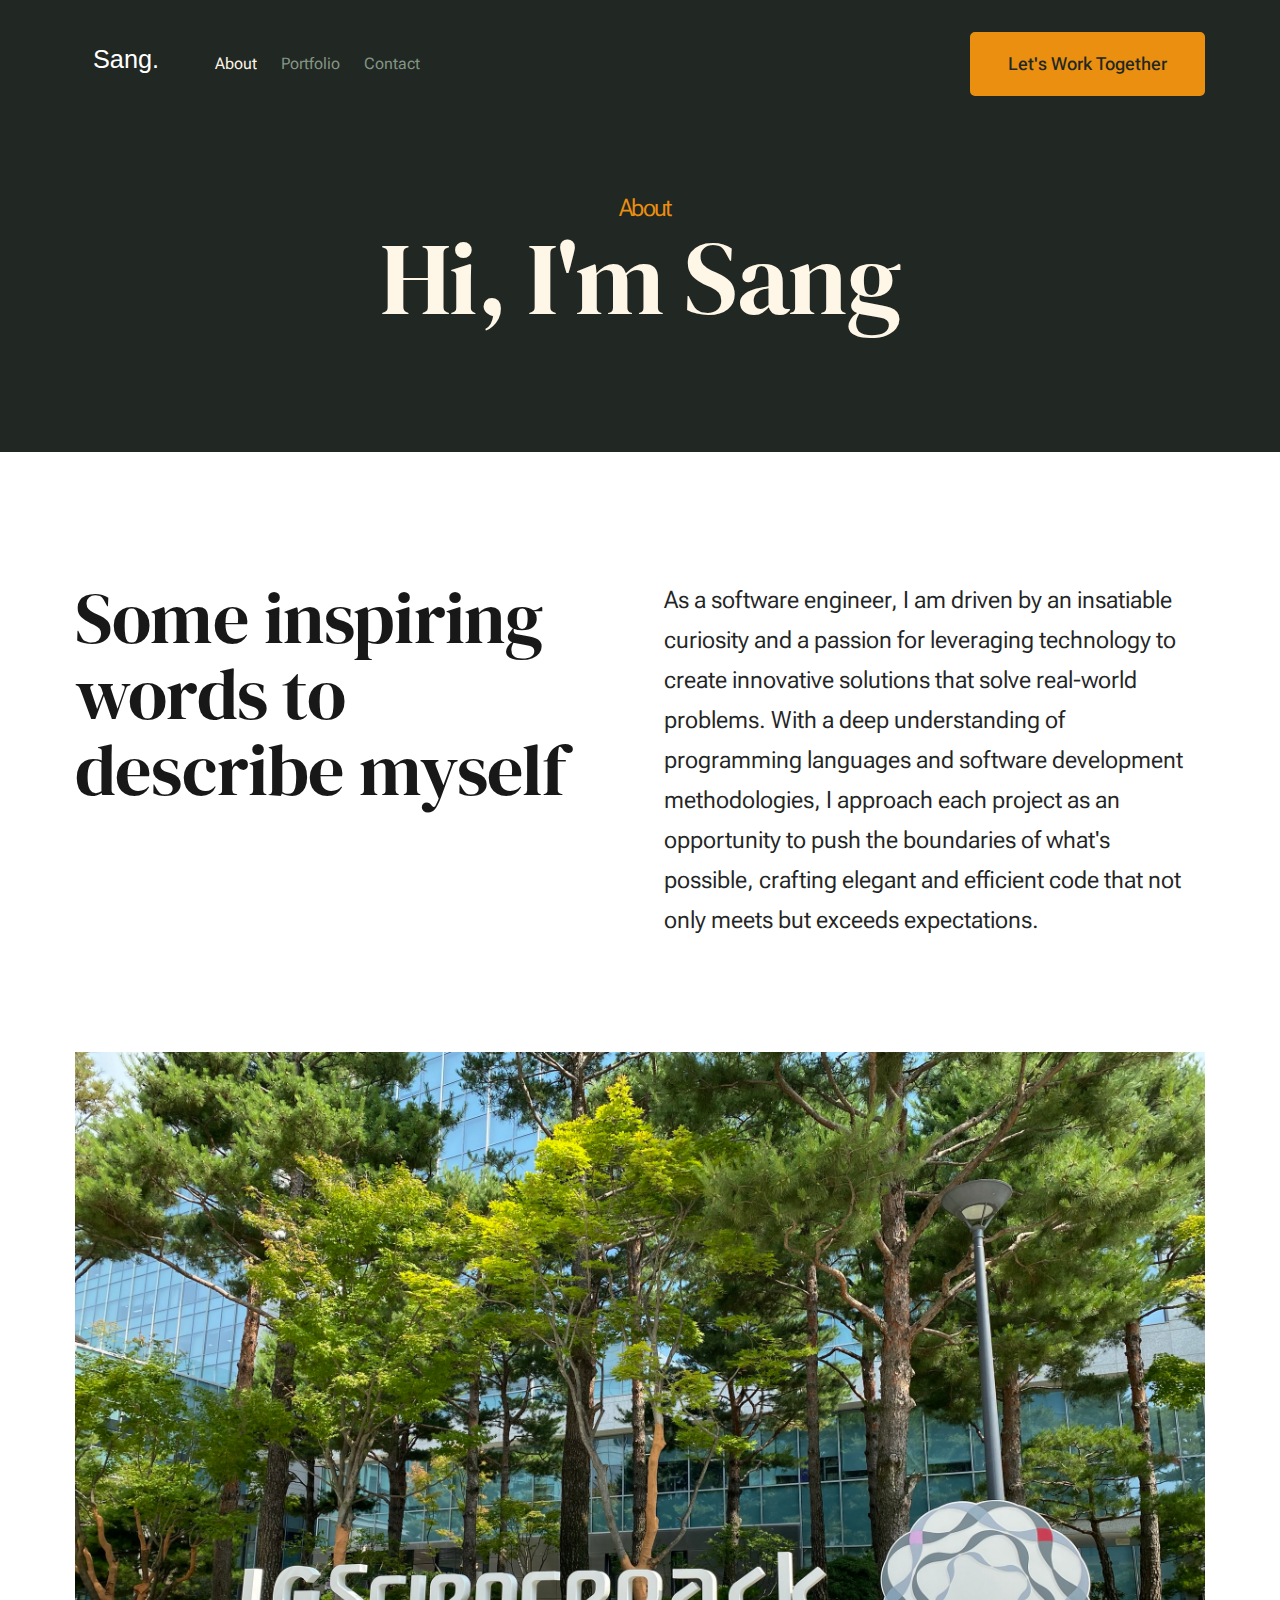
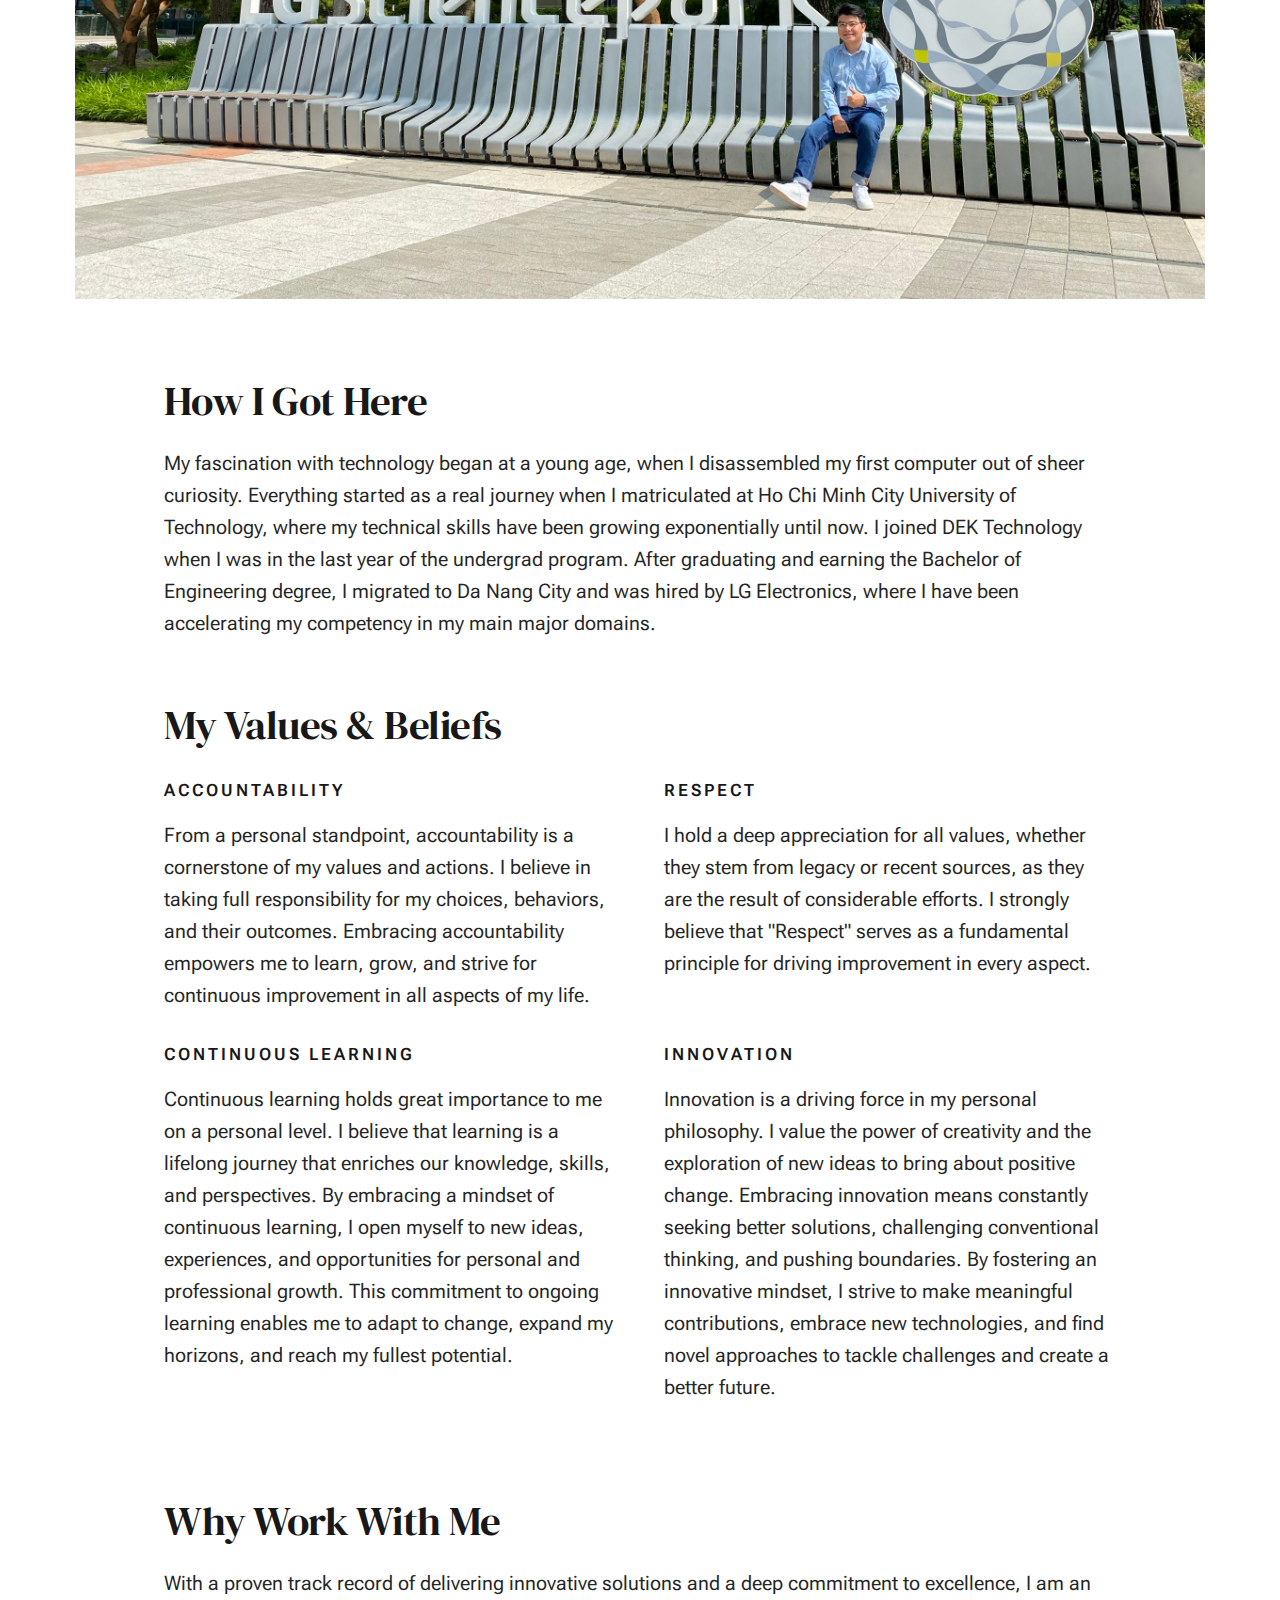
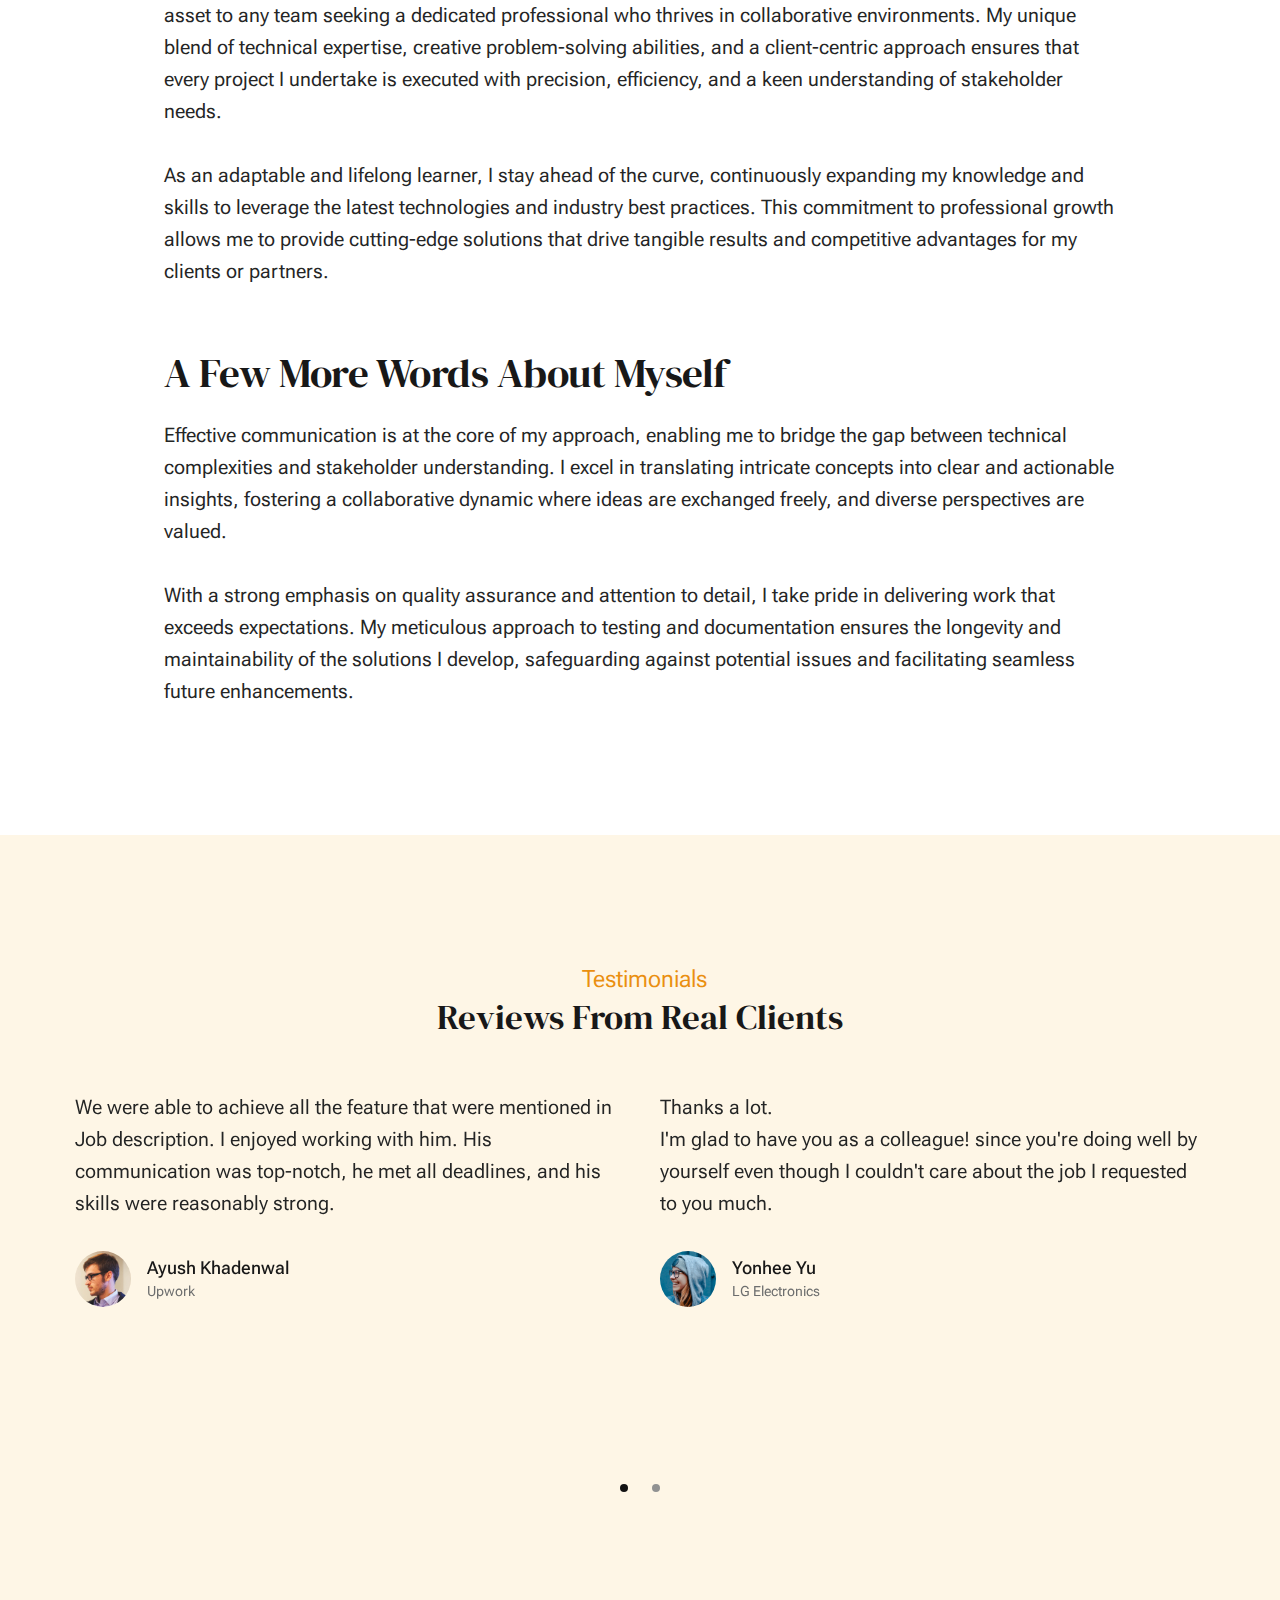
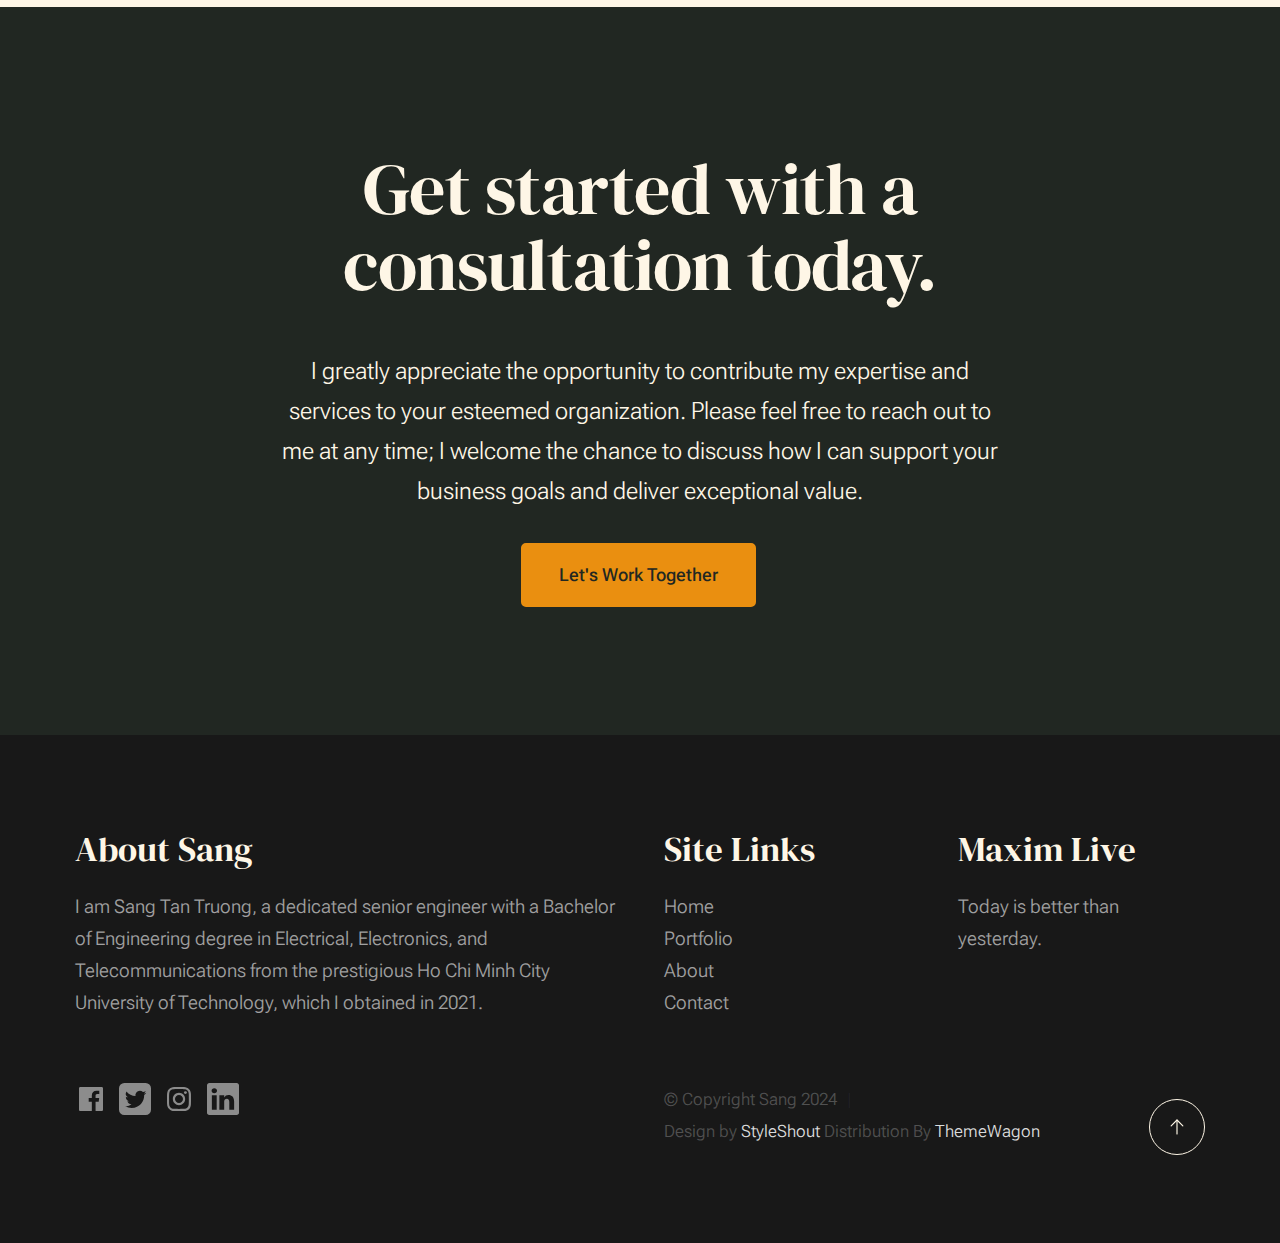
<file: about.html>
<!DOCTYPE html>
<html lang="en" class="no-js" >
<head>

    <!--- basic page needs
    ================================================== -->
    <meta charset="utf-8">
    <meta name="viewport" content="width=device-width, initial-scale=1">
    <title>About - Sang</title>

    <script>
        document.documentElement.classList.remove('no-js');
        document.documentElement.classList.add('js');
    </script>

    <!-- CSS
    ================================================== -->
    <link rel="stylesheet" href="css/vendor.css">
    <link rel="stylesheet" href="css/styles.css">

    <!-- favicons
    ================================================== -->
    <link rel="apple-touch-icon" sizes="180x180" href="apple-touch-icon.png">
    <link rel="icon" type="image/png" sizes="32x32" href="favicon-32x32.png">
    <link rel="icon" type="image/png" sizes="16x16" href="favicon-16x16.png">
    <link rel="manifest" href="site.webmanifest">

</head>


<body id="top">


    <!-- preloader
    ================================================== -->
    <div id="preloader">
        <div id="loader" class="dots-fade">
            <div></div>
            <div></div>
            <div></div>
        </div>
    </div>


    <!-- page wrap
    ================================================== -->
    <div id="page" class="s-pagewrap">


        <!-- # site header
        ================================================== -->
        <header class="s-header">

            <div class="row s-header__inner width-sixteen-col">

                <div class="s-header__block">
                    <div class="s-header__logo">
                        <a class="logo" href="index.html">
                            <img src="images/logo.svg" alt="Homepage">
                        </a>
                    </div>

                    <a class="s-header__menu-toggle" href="#0"><span>Menu</span></a>
                </div> <!-- end s-header__block -->

                <nav class="s-header__nav">

                    <ul class="s-header__menu-links">
                        <li class="current"><a href="about.html">About</a></li>
                        <li><a href="services.html">Portfolio</a></li>
                        <li><a href="contact.html">Contact</a></li>
                    </ul> <!-- s-header__menu-links -->

                    <div class="s-header__contact">
                        <a href="contact.html" class="btn btn--primary s-header__contact-btn">Let's Work Together</a>
                    </div> <!-- s-header__contact -->

                </nav> <!-- end s-header__nav -->

            </div> <!-- end s-header__inner -->

        </header> <!-- end s-header -->


        <!-- # site main content
        ================================================== -->
        <section id="content" class="s-content">

               <section class="s-pageheader pageheader">
                    <div class="row">
                        <div class="column xl-12">
                            <h1 class="page-title">
                                <span class="page-title__small-type text-pretitle">About</span>
                                Hi, I'm Sang
                            </h1>

                        </div>
                    </div>
               </section> <!-- end pageheader -->

               <section class="s-pagecontent pagecontent">

                    <div class="row pageintro">
                        <div class="column xl-6 lg-12">
                            <h2 class="text-display-title">Some inspiring words to describe myself</h2>
                        </div>
                        <div class="column xl-6 lg-12 u-flexitem-x-right">
                            <p class="lead">
                                As a software engineer, I am driven by an insatiable curiosity and a passion for
                                leveraging technology to create innovative solutions that solve real-world problems.
                                With a deep understanding of programming languages and software development methodologies,
                                I approach each project as an opportunity to push the boundaries of what's possible,
                                crafting elegant and efficient code that not only meets but exceeds expectations.
                            </p>
                        </div>
                    </div> <!-- end pageintro -->

                    <div class="row pagemedia">
                        <d class="column xl-12">
                            <figure class="page-media">
                                <img src="images/thumbs/about/about-1200.jpg"
                                     srcset="images/thumbs/about/about-2400.jpg 2400w,
                                             images/thumbs/about/about-1200.jpg 1200w,
                                             images/thumbs/about/about-600.jpg 600w" sizes="(max-width: 2400px) 100vw, 2400px" alt="">
                            </figure>
                        </d>
                    </div> <!-- end pagemedia -->

                    <div class="row width-narrower pagemain">
                        <div class="column xl-12">

                            <h2>How I Got Here</h2>
                            <p>
                                My fascination with technology began at a young age, when I disassembled my first computer out of sheer curiosity.
                                Everything started as a real journey when I matriculated at Ho Chi Minh City University of Technology, where my technical skills
                                have been growing exponentially until now. I joined DEK Technology when I was in the last year of the undergrad program.
                                After graduating and earning the Bachelor of Engineering degree, I migrated to Da Nang City and was hired by LG Electronics, where
                                I have been accelerating my competency in my main major domains.
                            </p>

                            <h2 class="u-add-bottom">My Values & Beliefs</h2>

                            <div class="grid-list-items list-items">
                                <div class="grid-list-items__item list-items__item u-remove-bottom">
                                    <div class="list-items__item-header">
                                        <h6 class="list-items__item-small-title">Accountability</h6>
                                    </div>
                                    <p>
                                        From a personal standpoint, accountability is a cornerstone of my values and actions.
                                        I believe in taking full responsibility for my choices, behaviors, and their outcomes.
                                        Embracing accountability empowers me to learn, grow, and strive for continuous improvement in all aspects of my life.
                                    </p>
                                </div>
                                <div class="grid-list-items__item list-items__item u-remove-bottom">
                                    <div class="list-items__item-header">
                                        <h6 class="list-items__item-small-title">Respect</h6>
                                    </div>
                                    <p>
                                        I hold a deep appreciation for all values, whether they stem from legacy or recent sources,
                                        as they are the result of considerable efforts.
                                        I strongly believe that "Respect" serves as a fundamental principle for driving improvement in every aspect.
                                    </p>
                                </div>
                                <div class="grid-list-items__item list-items__item u-remove-bottom">
                                    <div class="list-items__item-header">
                                        <h6 class="list-items__item-small-title">Continuous learning</h6>
                                    </div>
                                    <p>
                                        Continuous learning holds great importance to me on a personal level.
                                        I believe that learning is a lifelong journey that enriches our knowledge,
                                        skills, and perspectives. By embracing a mindset of continuous learning,
                                        I open myself to new ideas, experiences, and opportunities for personal and professional growth.
                                        This commitment to ongoing learning enables me to adapt to change, expand my horizons, and reach my fullest potential.
                                    </p>
                                </div>
                                <div class="grid-list-items__item list-items__item u-remove-bottom">
                                    <div class="list-items__item-header">
                                        <h6 class="list-items__item-small-title">Innovation</h6>
                                    </div>
                                    <p>
                                        Innovation is a driving force in my personal philosophy.
                                        I value the power of creativity and the exploration of new ideas to bring about positive change.
                                        Embracing innovation means constantly seeking better solutions, challenging conventional thinking,
                                        and pushing boundaries. By fostering an innovative mindset,
                                        I strive to make meaningful contributions, embrace new technologies,
                                        and find novel approaches to tackle challenges and create a better future.
                                    </p>
                                </div>
                            </div> <!--grid-list-items -->

                            <h2>Why Work With Me</h2>
                            <p>
                                With a proven track record of delivering innovative solutions and a deep commitment to excellence,
                                I am an asset to any team seeking a dedicated professional who thrives in collaborative environments.
                                My unique blend of technical expertise, creative problem-solving abilities,
                                and a client-centric approach ensures that every project I undertake is executed with precision,
                                efficiency, and a keen understanding of stakeholder needs.
                            </p>

                            <p>
                                As an adaptable and lifelong learner, I stay ahead of the curve,
                                continuously expanding my knowledge and skills to leverage the latest technologies and industry best practices.
                                This commitment to professional growth allows me to provide cutting-edge solutions that drive tangible results
                                and competitive advantages for my clients or partners.
                            </p>

                            <h2>A Few More Words About Myself</h2>
                            <p>
                                Effective communication is at the core of my approach,
                                enabling me to bridge the gap between technical complexities and stakeholder understanding.
                                I excel in translating intricate concepts into clear and actionable insights,
                                fostering a collaborative dynamic where ideas are exchanged freely,
                                and diverse perspectives are valued.
                            </p>
                            <p>
                                With a strong emphasis on quality assurance and attention to detail,
                                I take pride in delivering work that exceeds expectations.
                                My meticulous approach to testing and documentation ensures the longevity and
                                maintainability of the solutions I develop, safeguarding against potential issues and
                                facilitating seamless future enhancements.
                            </p>

                        </div> <!-- end grid-block-->
                    </div> <!-- end pagemain -->

               </section> <!-- pagecontent -->

               <section class="s-testimonials">

                    <div class="s-testimonials__header row row-x-center text-center">
                        <div class="column xl-8 lg-12">

                            <p class="text-pretitle">
                            Testimonials
                            </p>
                            <h3>
                            Reviews From Real Clients
                            </h3>

                        </div>
                    </div> <!--end s-testimonials__header -->

                    <div class="row s-testimonials__content">
                        <div class="column xl-12 testimonials">

                            <div class="swiper-container testimonials__slider home-slider">

                                <div class="swiper-wrapper">
                                    <div class="testimonials__slide swiper-slide">
                                        <p>
                                            We were able to achieve all the feature that were mentioned in Job description.
                                            I enjoyed working with him. His communication was top-notch, he met all deadlines,
                                            and his skills were reasonably strong.
                                        </p>
                                        <div class="testimonials__author">
                                            <img src="images/avatars/user-01.jpg" alt="Author image" class="testimonials__avatar">
                                            <cite class="testimonials__cite">
                                                <strong>Ayush Khadenwal</strong>
                                                <span>Upwork</span>
                                            </cite>
                                        </div>
                                    </div>
                                    <div class="testimonials__slide swiper-slide">
                                        <p>
                                        Thanks a lot.<br>
                                        I'm glad to have you as a colleague! since you're doing well by yourself
                                        even though I couldn't care about the job I requested to you much.
                                        </p>
                                        <div class="testimonials__author">
                                            <img src="images/avatars/user-02.jpg" alt="Author image" class="testimonials__avatar">
                                            <cite class="testimonials__cite">
                                                <strong>Yonhee Yu</strong>
                                                <span>LG Electronics</span>
                                            </cite>
                                        </div>
                                    </div>
                                    <div class="testimonials__slide swiper-slide">
                                        <p>
                                            Sang has done good work on developing c-Library for Pico (Pp-2040) and I enjoyed working with him.
                                            His communication was top-notch, he met all deadlines, and his skills were reasonably strong.
                                            At one point I asked for an additional milestone and he was very forthcoming that
                                            the additional work was outside his area of expertise.
                                            I enjoyed working with Sang and will likely have additional jobs for him in the future.
                                        </p>
                                        <div class="testimonials__author">
                                            <img src="images/avatars/user-01.jpg" alt="Author image" class="testimonials__avatar">
                                            <cite class="testimonials__cite">
                                                <strong>Ayush Khadenwal</strong>
                                                <span>Upwork</span>
                                            </cite>
                                        </div>
                                    </div>
                                </div> <!-- end swiper-wrapper -->
    
                                <div class="swiper-pagination"></div>
    
                            </div> <!--end testimonials__slider -->

                        </div> <!-- testimonials -->
                    </div> <!--end s-testimonials__content -->

               </section> <!-- end s-testimonials -->

        </section> <!-- s-content-->

        <!-- # cta
        ================================================== -->
        <section id="cta" class="s-cta">

            <div class="row row-x-center text-center">
                <div class="column xl-8 lg-12">

                    <div class="s-cta__content">
                        <h2 class="text-display-title">
                        Get started with a consultation today.
                        </h2>
                        <p class="lead">
                            I greatly appreciate the opportunity to contribute my expertise and
                            services to your esteemed organization. Please feel free to reach out to me at any time;
                            I welcome the chance to discuss how I can support your business goals and deliver exceptional value.
                        </p>
                        <a href="contact.html" class="btn btn--primary">Let's Work Together</a>
                    </div>

                </div>
            </div>

        </section> <!-- end s-cta -->


        <!-- # footer
        ================================================== -->
        <footer class="s-footer">
            <div class="row s-footer__content">
                <div class="column xl-6 lg-6 md-12 s-footer__block s-footer__about">
                    <h3>About Sang</h3>
                    <p>
                        I am Sang Tan Truong, a dedicated senior engineer
                        with a Bachelor of Engineering degree in Electrical, Electronics, and Telecommunications
                        from the prestigious Ho Chi Minh City University of Technology, which I obtained in 2021.
                    </p>
                </div>
                <div class="column xl-3 lg-6 md-12 s-footer__block s-footer__site-links">
                    <h3>Site Links</h3>
                    <ul class="link-list">
                        <li><a href="index.html">Home</a></li>
                        <li><a href="services.html" target="_blank">Portfolio</a></li>
                        <li><a href="about.html" target="_blank">About</a></li>
                        <li><a href="contact.html" target="_blank">Contact</a></li>
                    </ul>
                </div>
                <div class="column xl-3 lg-6 md-12 tab-12 s-footer__block s-footer__newsletter">
                    <h3>Maxim Live</h3>
                    <p>
                        Today is better than yesterday.
                    </p>
                </div>
            </div>

            <div class="row s-footer__bottom">
                <div class="column xl-6 lg-12">
                    <ul class="s-footer__social social-list">
                        <li>
                            <a href="https://www.facebook.com/tan.sang.1428/" target="_blank">
                                <svg xmlns="http://www.w3.org/2000/svg" width="24" height="24" viewBox="0 0 24 24" style="fill:rgba(0, 0, 0, 1);transform:;-ms-filter:"><path d="M20,3H4C3.447,3,3,3.448,3,4v16c0,0.552,0.447,1,1,1h8.615v-6.96h-2.338v-2.725h2.338v-2c0-2.325,1.42-3.592,3.5-3.592 c0.699-0.002,1.399,0.034,2.095,0.107v2.42h-1.435c-1.128,0-1.348,0.538-1.348,1.325v1.735h2.697l-0.35,2.725h-2.348V21H20 c0.553,0,1-0.448,1-1V4C21,3.448,20.553,3,20,3z"></path></svg>
                                <span class="u-screen-reader-text">Facebook</span>
                            </a>
                        </li>
                        <li>
                            <a href="https://twitter.com/sang_truon45366" target="_blank">
                                <svg xmlns="http://www.w3.org/2000/svg" width="24" height="24" viewBox="0 0 24 24" fill="#000"><path d="M20 0a4 4 0 0 1 4 4v16a4 4 0 0 1-4 4H4a4 4 0 0 1-4-4V4a4 4 0 0 1 4-4h16zm-4.42 5.8a3.28 3.28 0 0 0-3.2 4.03A9.32 9.32 0 0 1 5.61 6.4a3.26 3.26 0 0 0 1.02 4.38 3.27 3.27 0 0 1-1.49-.4v.03a3.28 3.28 0 0 0 2.64 3.22 3.3 3.3 0 0 1-1.49.06 3.29 3.29 0 0 0 3.07 2.28 6.59 6.59 0 0 1-4.86 1.36 9.29 9.29 0 0 0 5.03 1.47c6.04 0 9.34-5 9.34-9.34v-.42a6.65 6.65 0 0 0 1.63-1.7c-.59.26-1.22.44-1.89.52.68-.41 1.2-1.05 1.45-1.82-.64.38-1.34.65-2.09.8a3.28 3.28 0 0 0-2.4-1.04z"/></svg>
                                <span class="u-screen-reader-text">Twitter</span>
                            </a>
                        </li>
                        <li>
                            <a href="https://www.instagram.com/sang_truongtan/" target="_blank">
                                <svg xmlns="http://www.w3.org/2000/svg" width="24" height="24" viewBox="0 0 24 24" style="fill:rgba(0, 0, 0, 1);transform:;-ms-filter:"><path d="M11.999,7.377c-2.554,0-4.623,2.07-4.623,4.623c0,2.554,2.069,4.624,4.623,4.624c2.552,0,4.623-2.07,4.623-4.624 C16.622,9.447,14.551,7.377,11.999,7.377L11.999,7.377z M11.999,15.004c-1.659,0-3.004-1.345-3.004-3.003 c0-1.659,1.345-3.003,3.004-3.003s3.002,1.344,3.002,3.003C15.001,13.659,13.658,15.004,11.999,15.004L11.999,15.004z"></path><circle cx="16.806" cy="7.207" r="1.078"></circle><path d="M20.533,6.111c-0.469-1.209-1.424-2.165-2.633-2.632c-0.699-0.263-1.438-0.404-2.186-0.42 c-0.963-0.042-1.268-0.054-3.71-0.054s-2.755,0-3.71,0.054C7.548,3.074,6.809,3.215,6.11,3.479C4.9,3.946,3.945,4.902,3.477,6.111 c-0.263,0.7-0.404,1.438-0.419,2.186c-0.043,0.962-0.056,1.267-0.056,3.71c0,2.442,0,2.753,0.056,3.71 c0.015,0.748,0.156,1.486,0.419,2.187c0.469,1.208,1.424,2.164,2.634,2.632c0.696,0.272,1.435,0.426,2.185,0.45 c0.963,0.042,1.268,0.055,3.71,0.055s2.755,0,3.71-0.055c0.747-0.015,1.486-0.157,2.186-0.419c1.209-0.469,2.164-1.424,2.633-2.633 c0.263-0.7,0.404-1.438,0.419-2.186c0.043-0.962,0.056-1.267,0.056-3.71s0-2.753-0.056-3.71C20.941,7.57,20.801,6.819,20.533,6.111z M19.315,15.643c-0.007,0.576-0.111,1.147-0.311,1.688c-0.305,0.787-0.926,1.409-1.712,1.711c-0.535,0.199-1.099,0.303-1.67,0.311 c-0.95,0.044-1.218,0.055-3.654,0.055c-2.438,0-2.687,0-3.655-0.055c-0.569-0.007-1.135-0.112-1.669-0.311 c-0.789-0.301-1.414-0.923-1.719-1.711c-0.196-0.534-0.302-1.099-0.311-1.669c-0.043-0.95-0.053-1.218-0.053-3.654 c0-2.437,0-2.686,0.053-3.655c0.007-0.576,0.111-1.146,0.311-1.687c0.305-0.789,0.93-1.41,1.719-1.712 c0.534-0.198,1.1-0.303,1.669-0.311c0.951-0.043,1.218-0.055,3.655-0.055c2.437,0,2.687,0,3.654,0.055 c0.571,0.007,1.135,0.112,1.67,0.311c0.786,0.303,1.407,0.925,1.712,1.712c0.196,0.534,0.302,1.099,0.311,1.669 c0.043,0.951,0.054,1.218,0.054,3.655c0,2.436,0,2.698-0.043,3.654H19.315z"></path></svg>
                                <span class="u-screen-reader-text">Instagram</span>
                            </a>
                        </li>
                        <li>
                            <a href="https://www.linkedin.com/in/sang-truong-tan-82979b220/" target="_blank">
                                <svg xmlns="http://www.w3.org/2000/svg" width="24" height="24" viewBox="0 0 24 24" fill="#000"><path d="M22.23 0H1.77C.8 0 0 .77 0 1.72v20.56C0 23.23.8 24 1.77 24h20.46c.98 0 1.77-.77 1.77-1.72V1.72C24 .77 23.2 0 22.23 0zM7.27 20.1H3.65V9.24h3.62V20.1zM5.47 7.76h-.03c-1.22 0-2-.83-2-1.87 0-1.06.8-1.87 2.05-1.87 1.24 0 2 .8 2.02 1.87 0 1.04-.78 1.87-2.05 1.87zM20.34 20.1h-3.63v-5.8c0-1.45-.52-2.45-1.83-2.45-1 0-1.6.67-1.87 1.32-.1.23-.11.55-.11.88v6.05H9.28s.05-9.82 0-10.84h3.63v1.54a3.6 3.6 0 0 1 3.26-1.8c2.39 0 4.18 1.56 4.18 4.89v6.21z"/></svg>
                                <span class="u-screen-reader-text">Linkedin</span>
                            </a>
                        </li>
                    </ul> <!-- end s-footer__social -->
                </div>
                <div class="column xl-6 lg-12">
                    <p class="ss-copyright">
                        <span>© Copyright Sang 2024</span>
                        <span>Design by <a href="https://www.styleshout.com/">StyleShout</a> Distribution By <a href="https://themewagon.com">ThemeWagon</a></span>
                    </p>
                </div>

                <div class="ss-go-top">
                    <a class="smoothscroll" title="Back to Top" href="#top">
                        <svg xmlns="http://www.w3.org/2000/svg" viewBox="0 0 24 24" width="36" height="36" fill="none" stroke="#ffffff" stroke-width="1" stroke-linecap="round" stroke-linejoin="round">&lt;!--!  Atomicons Free 1.00 by @atisalab License - https://atomicons.com/license/ (Icons: CC BY 4.0) Copyright 2021 Atomicons --&gt;<polyline points="17 11 12 6 7 11"></polyline><line x1="12" y1="18" x2="12" y2="6"></line></svg>
                    </a>
                </div> <!-- end ss-go-top -->
            </div>

        </footer> <!-- end s-footer -->

    </div> <!-- end page-wrap -->

    <!-- Java Script
    ================================================== -->
    <script src="js/plugins.js"></script>
    <script src="js/main.js"></script>

</body>
</html>
</file>
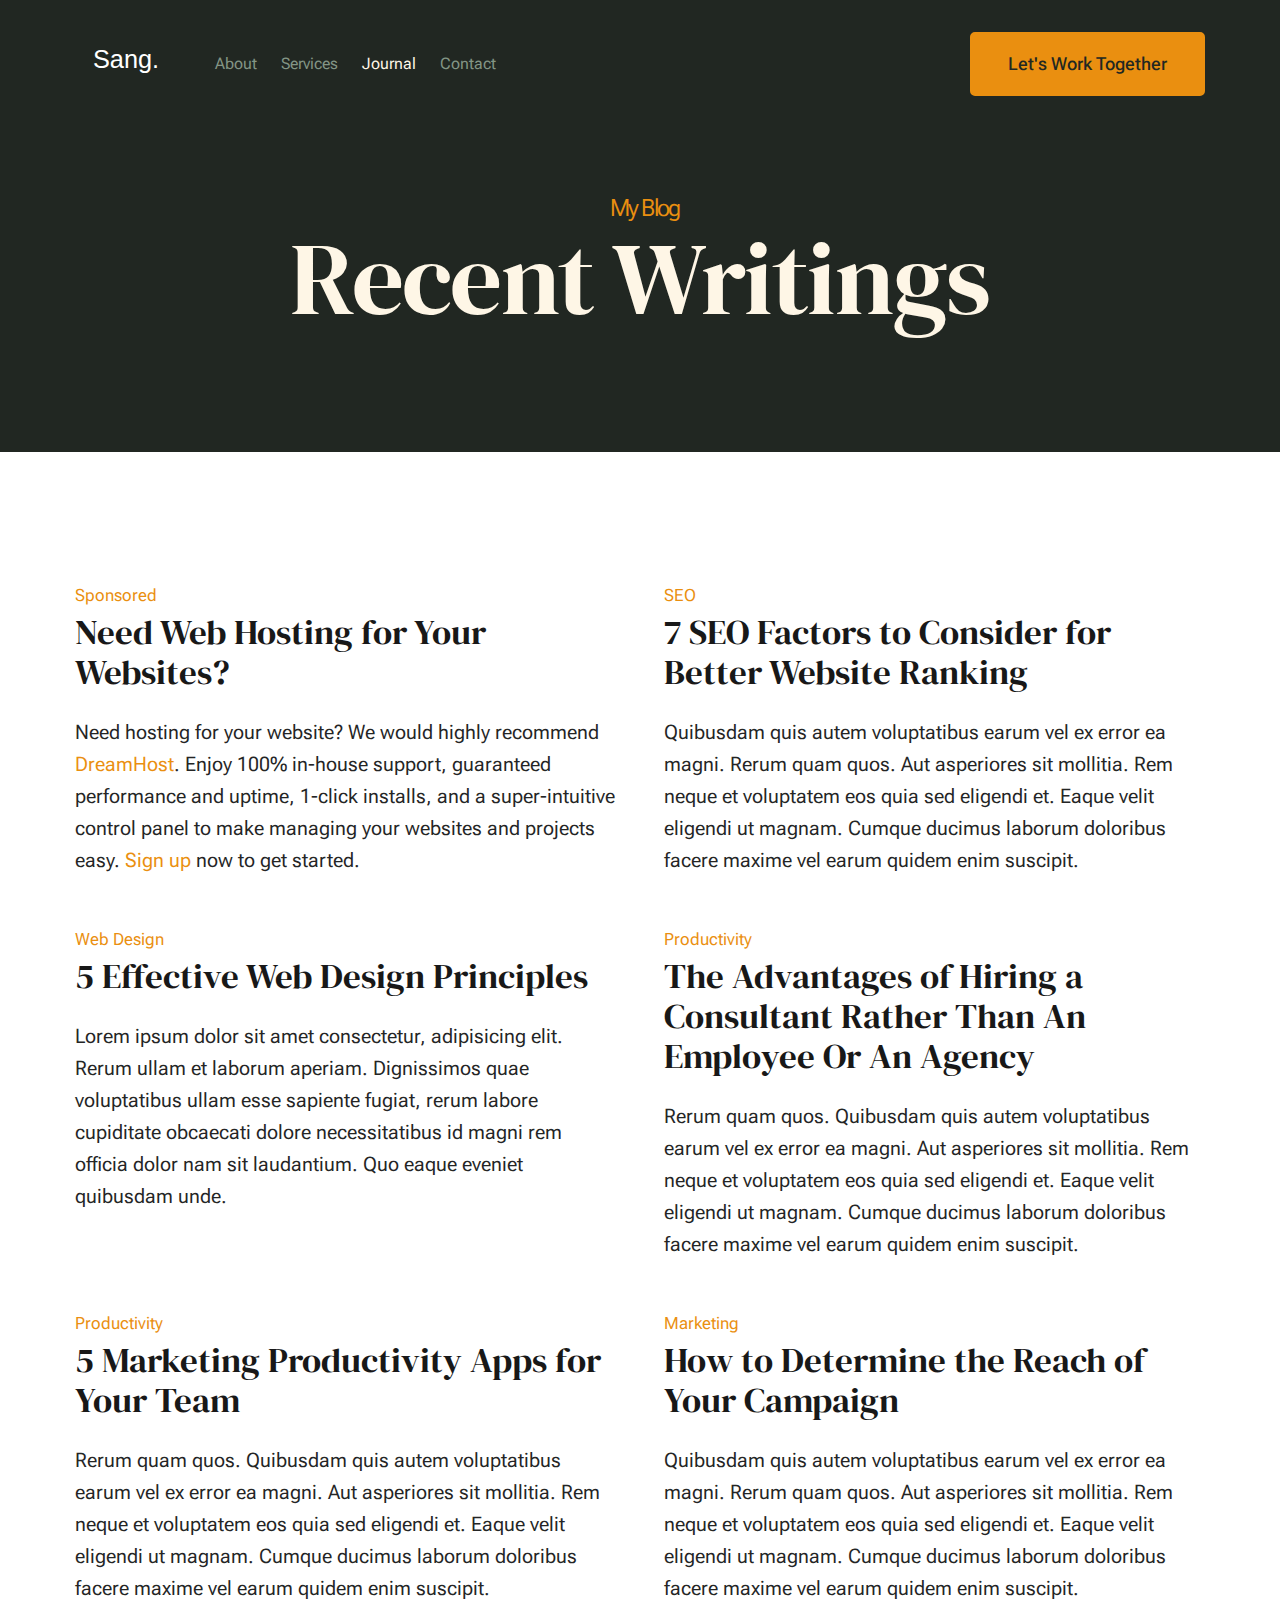
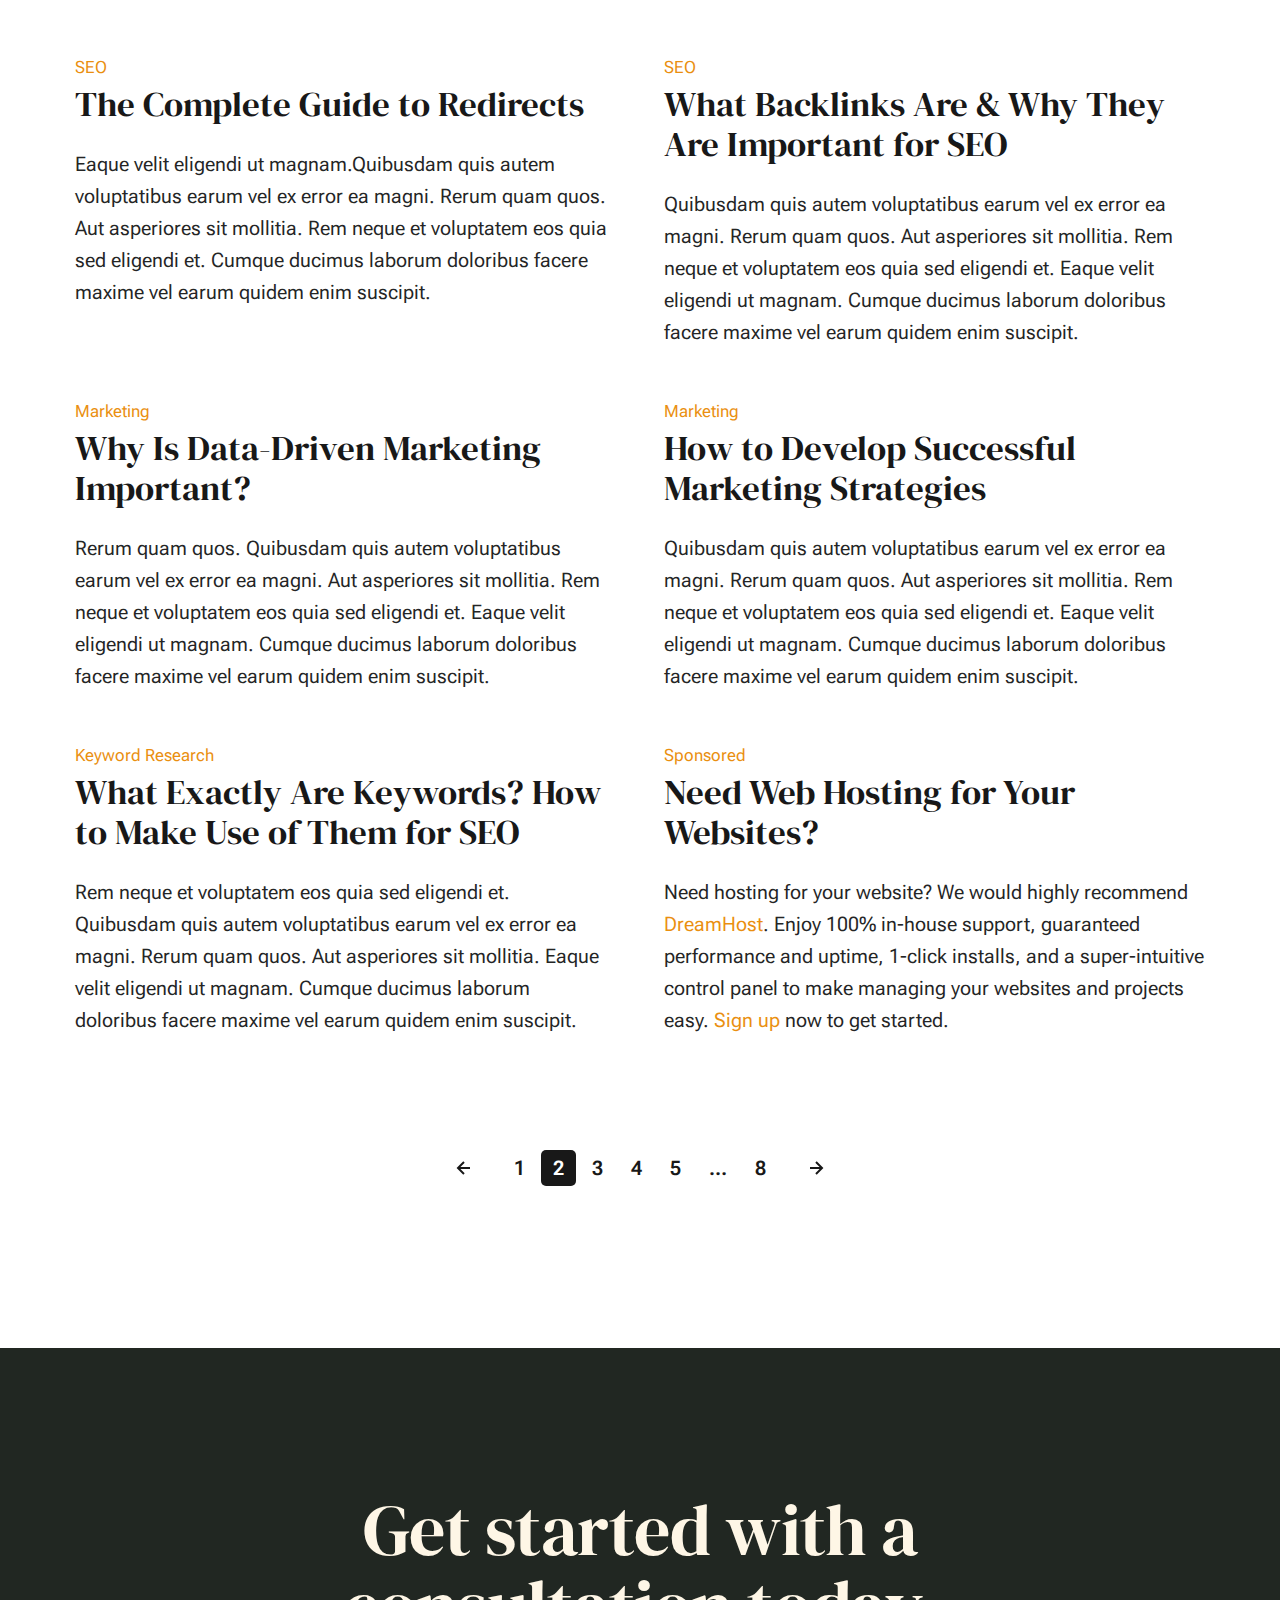
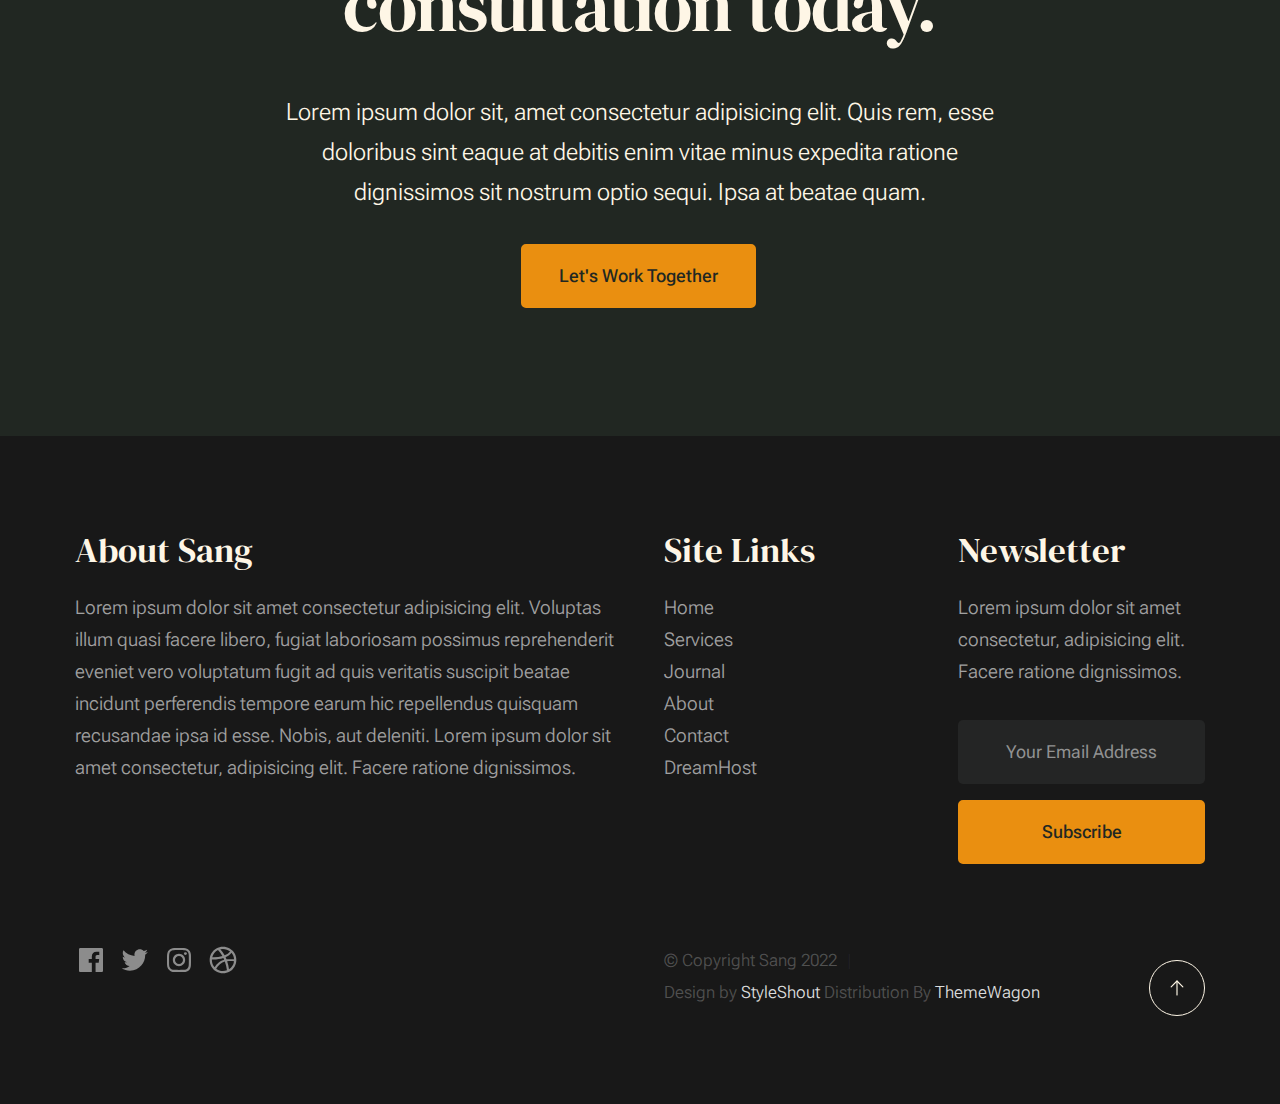
<file: blog.html>
<!DOCTYPE html>
<html lang="en" class="no-js" >
<head>

    <!--- basic page needs
    ================================================== -->
    <meta charset="utf-8">
    <meta name="viewport" content="width=device-width, initial-scale=1">
    <title>Blog - Sang</title>

    <script>
        document.documentElement.classList.remove('no-js');
        document.documentElement.classList.add('js');
    </script>

    <!-- CSS
    ================================================== -->
    <link rel="stylesheet" href="css/vendor.css">
    <link rel="stylesheet" href="css/styles.css">

    <!-- favicons
    ================================================== -->
    <link rel="apple-touch-icon" sizes="180x180" href="apple-touch-icon.png">
    <link rel="icon" type="image/png" sizes="32x32" href="favicon-32x32.png">
    <link rel="icon" type="image/png" sizes="16x16" href="favicon-16x16.png">
    <link rel="manifest" href="site.webmanifest">

</head>


<body id="top">


    <!-- preloader
    ================================================== -->
    <div id="preloader">
        <div id="loader" class="dots-fade">
            <div></div>
            <div></div>
            <div></div>
        </div>
    </div>


    <!-- page wrap
    ================================================== -->
    <div id="page" class="s-pagewrap">

        <!-- # site header 
        ================================================== -->
        <header class="s-header">

            <div class="row s-header__inner width-sixteen-col">

                <div class="s-header__block">
                    <div class="s-header__logo">
                        <a class="logo" href="index.html">
                            <img src="images/logo.svg" alt="Homepage">
                        </a>
                    </div>

                    <a class="s-header__menu-toggle" href="#0"><span>Menu</span></a>
                </div> <!-- end s-header__block -->

                <nav class="s-header__nav">
    
                    <ul class="s-header__menu-links">
                        <li><a href="about.html">About</a></li>
                        <li><a href="services.html">Services</a></li>
                        <li class="current"><a href="blog.html">Journal</a></li>
                        <li><a href="contact.html">Contact</a></li>
                    </ul> <!-- s-header__menu-links -->

                    <div class="s-header__contact">
                        <a href="contact.html" class="btn btn--primary s-header__contact-btn">Let's Work Together</a>                        
                    </div> <!-- s-header__contact -->
    
                </nav> <!-- end s-header__nav -->

            </div> <!-- end s-header__inner -->

        </header> <!-- end s-header -->


        <!-- # site main content
        ================================================== -->
        <section id="content" class="s-content">

               <section class="s-pageheader pageheader">
                    <div class="row">
                        <div class="column xl-12">
                            <h1 class="page-title">
                                <span class="page-title__small-type text-pretitle">My Blog</span>
                                Recent Writings
                            </h1>
                        </div>
                    </div>
               </section>   

               <section class="s-pagecontent pagecontent">

                    <div class="row">
                        <div class="column xl-12 grid-block">          
        
                            <!-- <div class="grid-full">         -->
                                <div class="grid-full grid-list-items">

                                    <div class="grid-list-items__item blog-card">
                                        <div class="blog-card__header">
                                            <div class="blog-card__cat-links">
                                                <a href="blog.html">Sponsored</a>
                                            </div>
                                            <h3 class="blog-card__title"><a href="https://www.dreamhost.com/r.cgi?287326">Need Web Hosting for Your Websites?</a></h3>
                                        </div>
                                        <div class="blog-card__text">
                                            <p>
                                            Need hosting for your website? We would highly recommend <a href="https://www.dreamhost.com/r.cgi?287326">DreamHost</a>.
                                            Enjoy 100% in-house support, guaranteed performance and uptime, 1-click installs, and a super-intuitive control 
                                            panel to make managing your websites and projects easy. <a href="https://www.dreamhost.com/r.cgi?287326">Sign up</a> now to get started.
                                            </p>
                                        </div>
                                    </div> <!-- end blog-card -->
                                    <div class="grid-list-items__item blog-card">
                                        <div class="blog-card__header">
                                            <div class="blog-card__cat-links">
                                                <a href="blog.html">SEO</a>
                                            </div>
                                            <h3 class="blog-card__title"><a href="single.html">7 SEO Factors to Consider for Better Website Ranking</a></h3>
                                        </div>
                                        <div class="blog-card__text">
                                            <p>
                                            Quibusdam quis autem voluptatibus earum vel ex error ea magni. Rerum quam quos. Aut asperiores 
                                            sit mollitia. Rem neque et voluptatem eos quia sed eligendi et. Eaque velit eligendi ut 
                                            magnam. Cumque ducimus laborum doloribus facere maxime vel earum quidem enim suscipit.
                                            </p>
                                        </div>
                                    </div> <!-- end blog-card -->
                                    <div class="grid-list-items__item blog-card">
                                        <div class="blog-card__header">
                                            <div class="blog-card__cat-links">
                                                <a href="blog.html">Web Design</a>
                                            </div>
                                            <h3 class="blog-card__title"><a href="single.html">5 Effective Web Design Principles</a></h3>
                                        </div>
                                        <div class="blog-card__text">
                                            <p>
                                            Lorem ipsum dolor sit amet consectetur, adipisicing elit. Rerum ullam et laborum aperiam. 
                                            Dignissimos quae voluptatibus ullam esse sapiente fugiat, rerum labore cupiditate obcaecati 
                                            dolore necessitatibus id magni rem officia dolor nam sit laudantium. Quo eaque eveniet quibusdam unde. 
                                            </p>
                                        </div>
                                    </div> <!-- end blog card -->
                                    <div class="grid-list-items__item blog-card">
                                        <div class="blog-card__header">
                                            <div class="blog-card__cat-links">
                                                <a href="blog.html">Productivity</a>
                                            </div>
                                            <h3 class="blog-card__title"><a href="single.html">The Advantages of Hiring a Consultant Rather Than An Employee Or An Agency</a></h3>
                                        </div>
                                        <div class="blog-card__text">
                                            <p>
                                            Rerum quam quos. Quibusdam quis autem voluptatibus earum vel ex error ea magni. Aut asperiores 
                                            sit mollitia. Rem neque et voluptatem eos quia sed eligendi et. Eaque velit eligendi ut 
                                            magnam. Cumque ducimus laborum doloribus facere maxime vel earum quidem enim suscipit.
                                            </p>
                                        </div>
                                    </div> <!-- end blog-card -->
                                    <div class="grid-list-items__item blog-card">
                                        <div class="blog-card__header">
                                            <div class="blog-card__cat-links">
                                                <a href="blog.html">Productivity</a>
                                            </div>
                                            <h3 class="blog-card__title"><a href="single.html">5 Marketing Productivity Apps for Your Team</a></h3>
                                        </div>
                                        <div class="blog-card__text">
                                            <p>
                                            Rerum quam quos. Quibusdam quis autem voluptatibus earum vel ex error ea magni. Aut asperiores 
                                            sit mollitia. Rem neque et voluptatem eos quia sed eligendi et. Eaque velit eligendi ut 
                                            magnam. Cumque ducimus laborum doloribus facere maxime vel earum quidem enim suscipit.
                                            </p>
                                        </div>
                                    </div> <!-- end blog-card -->
                                    <div class="grid-list-items__item blog-card">
                                        <div class="blog-card__header">
                                            <div class="blog-card__cat-links">
                                                <a href="blog.html">Marketing</a>
                                            </div>
                                            <h3 class="blog-card__title"><a href="single.html">How to Determine the Reach of Your Campaign</a></h3>
                                        </div>
                                        <div class="blog-card__text">
                                            <p>
                                            Quibusdam quis autem voluptatibus earum vel ex error ea magni. Rerum quam quos. Aut asperiores 
                                            sit mollitia. Rem neque et voluptatem eos quia sed eligendi et. Eaque velit eligendi ut 
                                            magnam. Cumque ducimus laborum doloribus facere maxime vel earum quidem enim suscipit.
                                            </p>
                                        </div>
                                    </div> <!-- end blog-card -->
                                    <div class="grid-list-items__item blog-card">
                                        <div class="blog-card__header">
                                            <div class="blog-card__cat-links">
                                                <a href="blog.html">SEO</a>
                                            </div>
                                            <h3 class="blog-card__title"><a href="single.html">The Complete Guide to Redirects</a></h3>
                                        </div>
                                        <div class="blog-card__text">
                                            <p>
                                            Eaque velit eligendi ut magnam.Quibusdam quis autem voluptatibus earum vel 
                                            ex error ea magni. Rerum quam quos. Aut asperiores sit mollitia. Rem neque et 
                                            voluptatem eos quia sed eligendi et. Cumque ducimus laborum doloribus facere maxime 
                                            vel earum quidem enim suscipit.
                                            </p>
                                        </div>
                                    </div> <!-- end blog card -->
                                    <div class="grid-list-items__item blog-card">
                                        <div class="blog-card__header">
                                            <div class="blog-card__cat-links">
                                                <a href="blog.html">SEO</a>
                                            </div>
                                            <h3 class="blog-card__title"><a href="single.html">What Backlinks Are & Why They Are Important for SEO</a></h3>
                                        </div>
                                        <div class="blog-card__text">
                                            <p>
                                            Quibusdam quis autem voluptatibus earum vel ex error ea magni. Rerum quam quos. Aut asperiores 
                                            sit mollitia. Rem neque et voluptatem eos quia sed eligendi et. Eaque velit eligendi ut 
                                            magnam. Cumque ducimus laborum doloribus facere maxime vel earum quidem enim suscipit.
                                            </p>
                                        </div>
                                    </div> <!-- end blog-card -->
                                    <div class="grid-list-items__item blog-card">
                                        <div class="blog-card__header">
                                            <div class="blog-card__cat-links">
                                                <a href="blog.html">Marketing</a>
                                            </div>
                                            <h3 class="blog-card__title"><a href="single.html">Why Is Data-Driven Marketing Important?</a></h3>
                                        </div>
                                        <div class="blog-card__text">
                                            <p>
                                            Rerum quam quos. Quibusdam quis autem voluptatibus earum vel ex error ea magni. Aut asperiores 
                                            sit mollitia. Rem neque et voluptatem eos quia sed eligendi et. Eaque velit eligendi ut 
                                            magnam. Cumque ducimus laborum doloribus facere maxime vel earum quidem enim suscipit.
                                            </p>
                                        </div>
                                    </div> <!-- end blog card -->
                                    <div class="grid-list-items__item blog-card">
                                        <div class="blog-card__header">
                                            <div class="blog-card__cat-links">
                                                <a href="blog.html">Marketing</a>
                                            </div>
                                            <h3 class="blog-card__title"><a href="single.html">How to Develop Successful Marketing Strategies</a></h3>
                                        </div>
                                        <div class="blog-card__text">
                                            <p>
                                            Quibusdam quis autem voluptatibus earum vel ex error ea magni. Rerum quam quos. Aut asperiores 
                                            sit mollitia. Rem neque et voluptatem eos quia sed eligendi et. Eaque velit eligendi ut 
                                            magnam. Cumque ducimus laborum doloribus facere maxime vel earum quidem enim suscipit.
                                            </p>
                                        </div>
                                    </div> <!-- end blog-card -->
                                    <div class="grid-list-items__item blog-card">
                                        <div class="blog-card__header">
                                            <div class="blog-card__cat-links">
                                                <a href="blog.html">Keyword Research</a>
                                            </div>
                                            <h3 class="blog-card__title"><a href="single.html">What Exactly Are Keywords? How to Make Use of Them for SEO</a></h3>
                                        </div>
                                        <div class="blog-card__text">
                                            <p>
                                            Rem neque et voluptatem eos quia sed eligendi et. Quibusdam quis autem voluptatibus earum vel ex error ea magni. 
                                            Rerum quam quos. Aut asperiores sit mollitia. Eaque velit eligendi ut 
                                            magnam. Cumque ducimus laborum doloribus facere maxime vel earum quidem enim suscipit.
                                            </p>
                                        </div>
                                    </div> <!-- end blog-card -->
                                    <div class="grid-list-items__item blog-card">
                                        <div class="blog-card__header">
                                            <div class="blog-card__cat-links">
                                                <a href="blog.html">Sponsored</a>
                                            </div>
                                            <h3 class="blog-card__title"><a href="https://www.dreamhost.com/r.cgi?287326">Need Web Hosting for Your Websites?</a></h3>
                                        </div>
                                        <div class="blog-card__text">
                                            <p>
                                            Need hosting for your website? We would highly recommend <a href="https://www.dreamhost.com/r.cgi?287326">DreamHost</a>.
                                            Enjoy 100% in-house support, guaranteed performance and uptime, 1-click installs, and a super-intuitive control 
                                            panel to make managing your websites and projects easy. <a href="https://www.dreamhost.com/r.cgi?287326">Sign up</a> now to get started.
                                            </p>
                                        </div>
                                    </div> <!-- end blog card -->
        
                                </div> <!-- grid-list-items -->
                            <!-- </div>     -->

                        </div> <!-- end grid-block-->
                    </div> <!-- end row -->

                    <!-- pagination -->
                    <div class="row navigation pagination">
                        <div class="column xl-12">
                            <nav class="pgn">
                                <ul>
                                    <li>
                                        <a class="pgn__prev" href="#0">
                                            <svg xmlns="http://www.w3.org/2000/svg" width="24" height="24" viewBox="0 0 24 24"><path d="M12.707 17.293L8.414 13H18v-2H8.414l4.293-4.293-1.414-1.414L4.586 12l6.707 6.707z"/></svg>
                                        </a>
                                    </li>
                                    <li><a class="pgn__num" href="#0">1</a></li>
                                    <li><span class="pgn__num current">2</span></li>
                                    <li><a class="pgn__num" href="#0">3</a></li>
                                    <li><a class="pgn__num" href="#0">4</a></li>
                                    <li><a class="pgn__num" href="#0">5</a></li>
                                    <li><span class="pgn__num dots">…</span></li>
                                    <li><a class="pgn__num" href="#0">8</a></li>
                                    <li>
                                        <a class="pgn__next" href="#0">
                                            <svg xmlns="http://www.w3.org/2000/svg" width="24" height="24" viewBox="0 0 24 24"><path d="M11.293 17.293l1.414 1.414L19.414 12l-6.707-6.707-1.414 1.414L15.586 11H6v2h9.586z"/></svg>
                                        </a>
                                    </li>
                                </ul>
                            </nav>
                        </div> <!-- end column -->
                    </div> <!-- end pagination -->

               </section>

        </section> <!-- s-content-->

        <!-- # cta
        ================================================== -->
        <section id="cta" class="s-cta">

            <div class="row row-x-center text-center">
                <div class="column xl-8 lg-12">

                    <div class="s-cta__content">
                        <h2 class="text-display-title">
                        Get started with a consultation today.
                        </h2>
                        <p class="lead">
                        Lorem ipsum dolor sit, amet consectetur adipisicing elit. Quis rem, esse doloribus sint eaque at debitis enim vitae minus expedita ratione dignissimos sit nostrum optio sequi. Ipsa at beatae quam.
                        </p>
                        <a href="contact.html" class="btn btn--primary">Let's Work Together</a>
                    </div>

                </div>
            </div>

        </section> <!-- end s-cta -->


        <!-- # footer 
        ================================================== -->
        <footer class="s-footer">
            <div class="row s-footer__content">
                <div class="column xl-6 lg-6 md-12 s-footer__block s-footer__about">                    
                    <h3>About Sang</h3>
                    <p>
                    Lorem ipsum dolor sit amet consectetur adipisicing elit. Voluptas illum quasi facere libero, 
                    fugiat laboriosam possimus reprehenderit eveniet vero voluptatum fugit ad quis veritatis suscipit beatae 
                    incidunt perferendis tempore earum hic repellendus quisquam recusandae ipsa id esse. Nobis, aut deleniti.
                    Lorem ipsum dolor sit amet consectetur, adipisicing elit. Facere ratione dignissimos.
                    </p>               
                </div>                
                <div class="column xl-3 lg-6 md-12 s-footer__block s-footer__site-links">
                    <h3>Site Links</h3>
                    <ul class="link-list">
                        <li><a href="index.html">Home</a></li>
                        <li><a href="services.html">Services</a></li>
                        <li><a href="blog.html">Journal</a></li>
                        <li><a href="about.html">About</a></li>
                        <li><a href="contact.html">Contact</a></li>
                        <li><a href="https://www.dreamhost.com/r.cgi?287326">DreamHost</a></li>
                    </ul>
                </div>
                <div class="column xl-3 lg-6 md-12 tab-12 s-footer__block s-footer__newsletter">
                    <h3>Newsletter</h3>

                    <p>
                    Lorem ipsum dolor sit amet consectetur, adipisicing elit. Facere ratione dignissimos.
                    </p>

                    <div class="subscribe-form">
                        <form id="mc-form" class="mc-form">
                            <input type="email" name="EMAIL" id="mce-EMAIL" class="u-fullwidth text-center" placeholder="Your Email Address" title="The domain portion of the email address is invalid (the portion after the @)." pattern="^([^\x00-\x20\x22\x28\x29\x2c\x2e\x3a-\x3c\x3e\x40\x5b-\x5d\x7f-\xff]+|\x22([^\x0d\x22\x5c\x80-\xff]|\x5c[\x00-\x7f])*\x22)(\x2e([^\x00-\x20\x22\x28\x29\x2c\x2e\x3a-\x3c\x3e\x40\x5b-\x5d\x7f-\xff]+|\x22([^\x0d\x22\x5c\x80-\xff]|\x5c[\x00-\x7f])*\x22))*\x40([^\x00-\x20\x22\x28\x29\x2c\x2e\x3a-\x3c\x3e\x40\x5b-\x5d\x7f-\xff]+|\x5b([^\x0d\x5b-\x5d\x80-\xff]|\x5c[\x00-\x7f])*\x5d)(\x2e([^\x00-\x20\x22\x28\x29\x2c\x2e\x3a-\x3c\x3e\x40\x5b-\x5d\x7f-\xff]+|\x5b([^\x0d\x5b-\x5d\x80-\xff]|\x5c[\x00-\x7f])*\x5d))*(\.\w{2,})+$" required>
                            <input type="submit" name="subscribe" value="Subscribe" class="btn btn--primary btn--small u-fullwidth">
                            <!-- <div style="position: absolute; left: -5000px;" aria-hidden="true"><input type="text" name="b_cdb7b577e41181934ed6a6a44_9a91cfe7b3" tabindex="-1" value=""></div> -->
                            <div class="mc-status"></div>
                        </form>
                    </div>
                </div>
            </div>    
            
            <div class="row s-footer__bottom">
                <div class="column xl-6 lg-12">
                    <ul class="s-footer__social social-list">
                        <li>
                            <a href="#0">
                                <svg xmlns="http://www.w3.org/2000/svg" width="24" height="24" viewBox="0 0 24 24" style="fill:rgba(0, 0, 0, 1);transform:;-ms-filter:"><path d="M20,3H4C3.447,3,3,3.448,3,4v16c0,0.552,0.447,1,1,1h8.615v-6.96h-2.338v-2.725h2.338v-2c0-2.325,1.42-3.592,3.5-3.592 c0.699-0.002,1.399,0.034,2.095,0.107v2.42h-1.435c-1.128,0-1.348,0.538-1.348,1.325v1.735h2.697l-0.35,2.725h-2.348V21H20 c0.553,0,1-0.448,1-1V4C21,3.448,20.553,3,20,3z"></path></svg>
                                <span class="u-screen-reader-text">Facebook</span>
                            </a>
                        </li>
                        <li>
                            <a href="#0">
                                <svg xmlns="http://www.w3.org/2000/svg" width="24" height="24" viewBox="0 0 24 24" style="fill:rgba(0, 0, 0, 1);transform:;-ms-filter:"><path d="M19.633,7.997c0.013,0.175,0.013,0.349,0.013,0.523c0,5.325-4.053,11.461-11.46,11.461c-2.282,0-4.402-0.661-6.186-1.809 c0.324,0.037,0.636,0.05,0.973,0.05c1.883,0,3.616-0.636,5.001-1.721c-1.771-0.037-3.255-1.197-3.767-2.793 c0.249,0.037,0.499,0.062,0.761,0.062c0.361,0,0.724-0.05,1.061-0.137c-1.847-0.374-3.23-1.995-3.23-3.953v-0.05 c0.537,0.299,1.16,0.486,1.82,0.511C3.534,9.419,2.823,8.184,2.823,6.787c0-0.748,0.199-1.434,0.548-2.032 c1.983,2.443,4.964,4.04,8.306,4.215c-0.062-0.3-0.1-0.611-0.1-0.923c0-2.22,1.796-4.028,4.028-4.028 c1.16,0,2.207,0.486,2.943,1.272c0.91-0.175,1.782-0.512,2.556-0.973c-0.299,0.935-0.936,1.721-1.771,2.22 c0.811-0.088,1.597-0.312,2.319-0.624C21.104,6.712,20.419,7.423,19.633,7.997z"></path></svg>
                                <span class="u-screen-reader-text">Twitter</span>
                            </a>
                        </li>
                        <li>
                            <a href="#0">
                                <svg xmlns="http://www.w3.org/2000/svg" width="24" height="24" viewBox="0 0 24 24" style="fill:rgba(0, 0, 0, 1);transform:;-ms-filter:"><path d="M11.999,7.377c-2.554,0-4.623,2.07-4.623,4.623c0,2.554,2.069,4.624,4.623,4.624c2.552,0,4.623-2.07,4.623-4.624 C16.622,9.447,14.551,7.377,11.999,7.377L11.999,7.377z M11.999,15.004c-1.659,0-3.004-1.345-3.004-3.003 c0-1.659,1.345-3.003,3.004-3.003s3.002,1.344,3.002,3.003C15.001,13.659,13.658,15.004,11.999,15.004L11.999,15.004z"></path><circle cx="16.806" cy="7.207" r="1.078"></circle><path d="M20.533,6.111c-0.469-1.209-1.424-2.165-2.633-2.632c-0.699-0.263-1.438-0.404-2.186-0.42 c-0.963-0.042-1.268-0.054-3.71-0.054s-2.755,0-3.71,0.054C7.548,3.074,6.809,3.215,6.11,3.479C4.9,3.946,3.945,4.902,3.477,6.111 c-0.263,0.7-0.404,1.438-0.419,2.186c-0.043,0.962-0.056,1.267-0.056,3.71c0,2.442,0,2.753,0.056,3.71 c0.015,0.748,0.156,1.486,0.419,2.187c0.469,1.208,1.424,2.164,2.634,2.632c0.696,0.272,1.435,0.426,2.185,0.45 c0.963,0.042,1.268,0.055,3.71,0.055s2.755,0,3.71-0.055c0.747-0.015,1.486-0.157,2.186-0.419c1.209-0.469,2.164-1.424,2.633-2.633 c0.263-0.7,0.404-1.438,0.419-2.186c0.043-0.962,0.056-1.267,0.056-3.71s0-2.753-0.056-3.71C20.941,7.57,20.801,6.819,20.533,6.111z M19.315,15.643c-0.007,0.576-0.111,1.147-0.311,1.688c-0.305,0.787-0.926,1.409-1.712,1.711c-0.535,0.199-1.099,0.303-1.67,0.311 c-0.95,0.044-1.218,0.055-3.654,0.055c-2.438,0-2.687,0-3.655-0.055c-0.569-0.007-1.135-0.112-1.669-0.311 c-0.789-0.301-1.414-0.923-1.719-1.711c-0.196-0.534-0.302-1.099-0.311-1.669c-0.043-0.95-0.053-1.218-0.053-3.654 c0-2.437,0-2.686,0.053-3.655c0.007-0.576,0.111-1.146,0.311-1.687c0.305-0.789,0.93-1.41,1.719-1.712 c0.534-0.198,1.1-0.303,1.669-0.311c0.951-0.043,1.218-0.055,3.655-0.055c2.437,0,2.687,0,3.654,0.055 c0.571,0.007,1.135,0.112,1.67,0.311c0.786,0.303,1.407,0.925,1.712,1.712c0.196,0.534,0.302,1.099,0.311,1.669 c0.043,0.951,0.054,1.218,0.054,3.655c0,2.436,0,2.698-0.043,3.654H19.315z"></path></svg>
                                <span class="u-screen-reader-text">Instagram</span>
                            </a>
                        </li>
                        <li>
                            <a href="#0">
                                <svg xmlns="http://www.w3.org/2000/svg" width="24" height="24" viewBox="0 0 24 24" style="fill: rgba(0, 0, 0, 1);transform: ;msFilter:;"><path d="M20.66 6.98a9.932 9.932 0 0 0-3.641-3.64C15.486 2.447 13.813 2 12 2s-3.486.447-5.02 1.34c-1.533.893-2.747 2.107-3.64 3.64S2 10.187 2 12s.446 3.487 1.34 5.02a9.924 9.924 0 0 0 3.641 3.64C8.514 21.553 10.187 22 12 22s3.486-.447 5.02-1.34a9.932 9.932 0 0 0 3.641-3.64C21.554 15.487 22 13.813 22 12s-.446-3.487-1.34-5.02zM12 3.66c2 0 3.772.64 5.32 1.919-.92 1.174-2.286 2.14-4.1 2.9-1.002-1.813-2.088-3.327-3.261-4.54A7.715 7.715 0 0 1 12 3.66zM5.51 6.8a8.116 8.116 0 0 1 2.711-2.22c1.212 1.201 2.325 2.7 3.34 4.5-2 .6-4.114.9-6.341.9-.573 0-1.006-.013-1.3-.04A8.549 8.549 0 0 1 5.51 6.8zM3.66 12c0-.054.003-.12.01-.2.007-.08.01-.146.01-.2.254.014.641.02 1.161.02 2.666 0 5.146-.367 7.439-1.1.187.373.381.793.58 1.26-1.32.293-2.674 1.006-4.061 2.14S6.4 16.247 5.76 17.5c-1.4-1.587-2.1-3.42-2.1-5.5zM12 20.34c-1.894 0-3.594-.587-5.101-1.759.601-1.187 1.524-2.322 2.771-3.401 1.246-1.08 2.483-1.753 3.71-2.02a29.441 29.441 0 0 1 1.56 6.62 8.166 8.166 0 0 1-2.94.56zm7.08-3.96a8.351 8.351 0 0 1-2.58 2.621c-.24-2.08-.7-4.107-1.379-6.081.932-.066 1.765-.1 2.5-.1.799 0 1.686.034 2.659.1a8.098 8.098 0 0 1-1.2 3.46zm-1.24-5c-1.16 0-2.233.047-3.22.14a27.053 27.053 0 0 0-.68-1.62c2.066-.906 3.532-2.006 4.399-3.3 1.2 1.414 1.854 3.027 1.96 4.84-.812-.04-1.632-.06-2.459-.06z"></path></svg>
                                <span class="u-screen-reader-text">Dribbble</span>
                            </a>
                        </li>
                    </ul> <!-- end s-footer__social -->
                </div>
                <div class="column xl-6 lg-12">
                    <p class="ss-copyright">
                        <span>© Copyright Sang 2022</span> 
                        <span>Design by <a href="https://www.styleshout.com/">StyleShout</a> Distribution By <a href="https://themewagon.com">ThemeWagon</a></span>
                    </p>
                </div>

                <div class="ss-go-top">
                    <a class="smoothscroll" title="Back to Top" href="#top">
                        <svg xmlns="http://www.w3.org/2000/svg" viewBox="0 0 24 24" width="36" height="36" fill="none" stroke="#ffffff" stroke-width="1" stroke-linecap="round" stroke-linejoin="round">&lt;!--!  Atomicons Free 1.00 by @atisalab License - https://atomicons.com/license/ (Icons: CC BY 4.0) Copyright 2021 Atomicons --&gt;<polyline points="17 11 12 6 7 11"></polyline><line x1="12" y1="18" x2="12" y2="6"></line></svg>
                    </a>
                </div> <!-- end ss-go-top -->
            </div>
            
        </footer> <!-- end s-footer -->

    </div> <!-- end page-wrap -->

    <!-- Java Script
    ================================================== -->
    <script src="js/plugins.js"></script>
    <script src="js/main.js"></script>

</body>
</html>
</file>
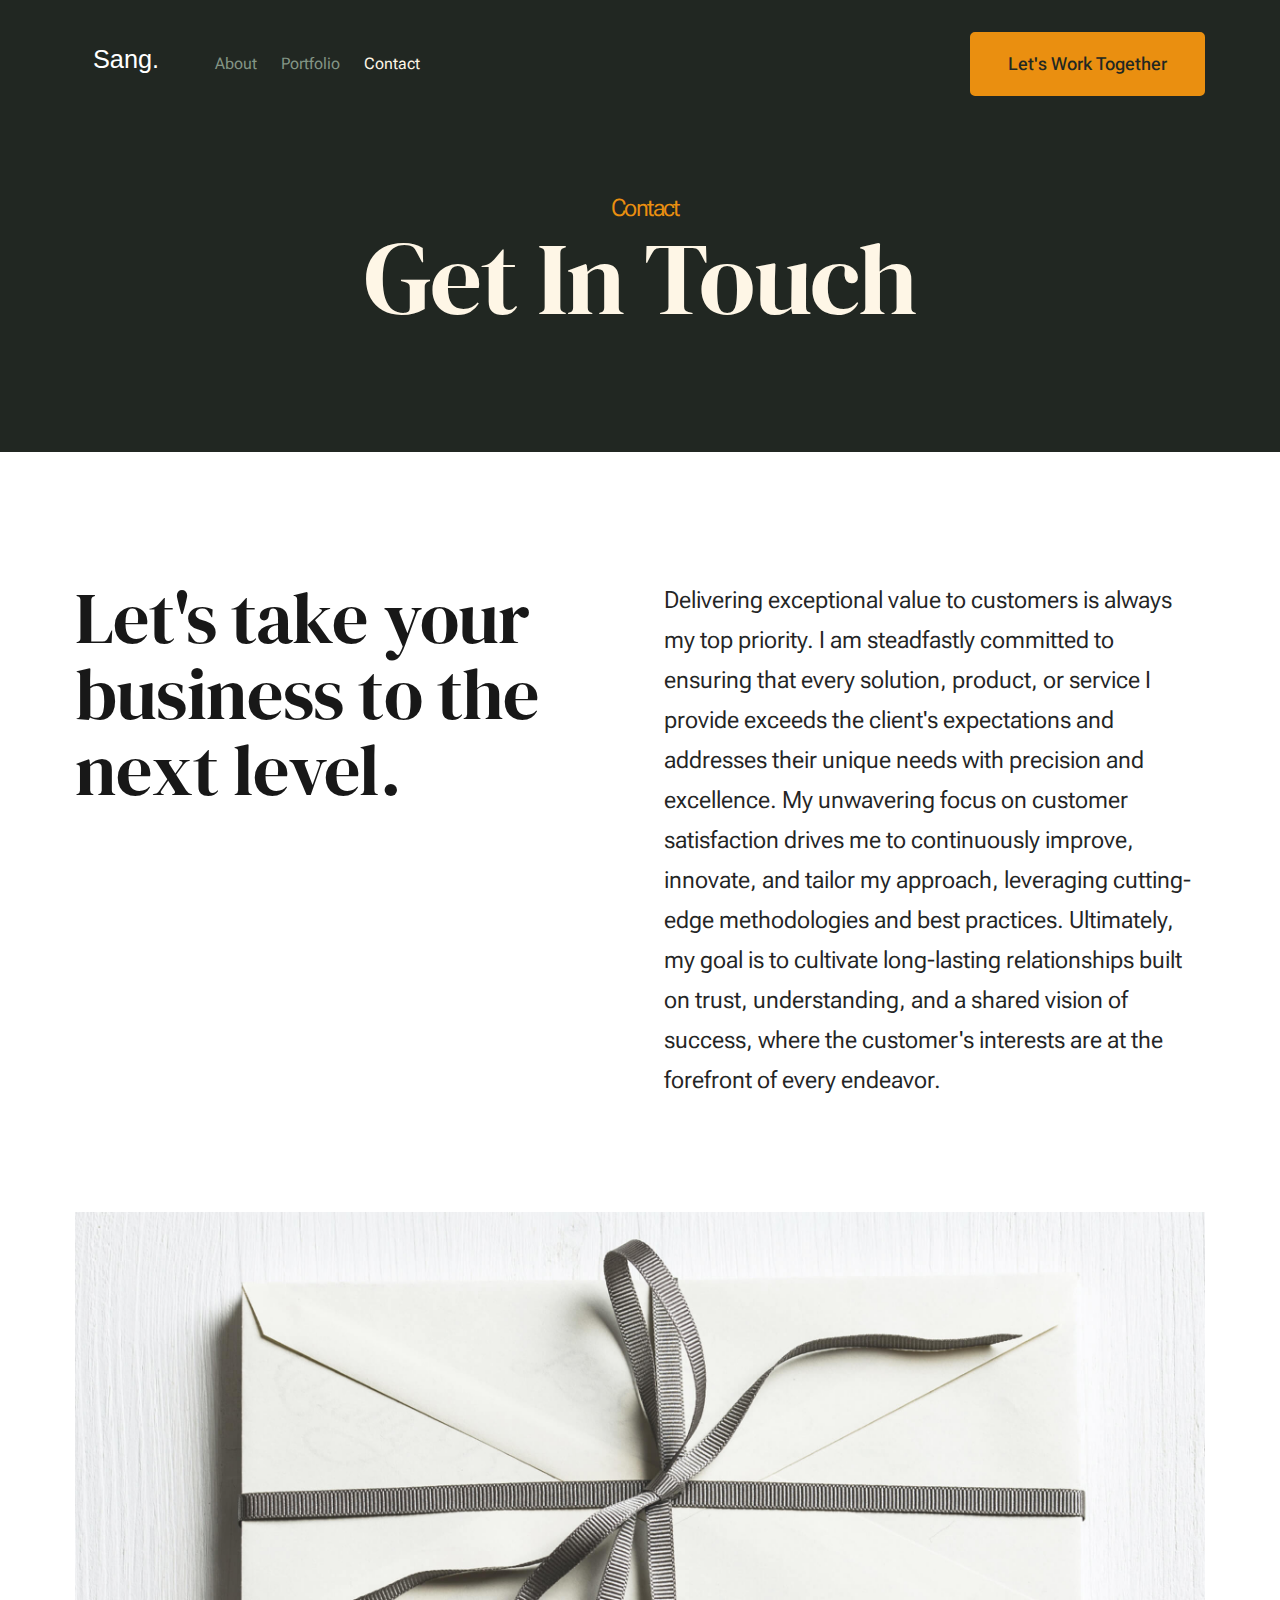
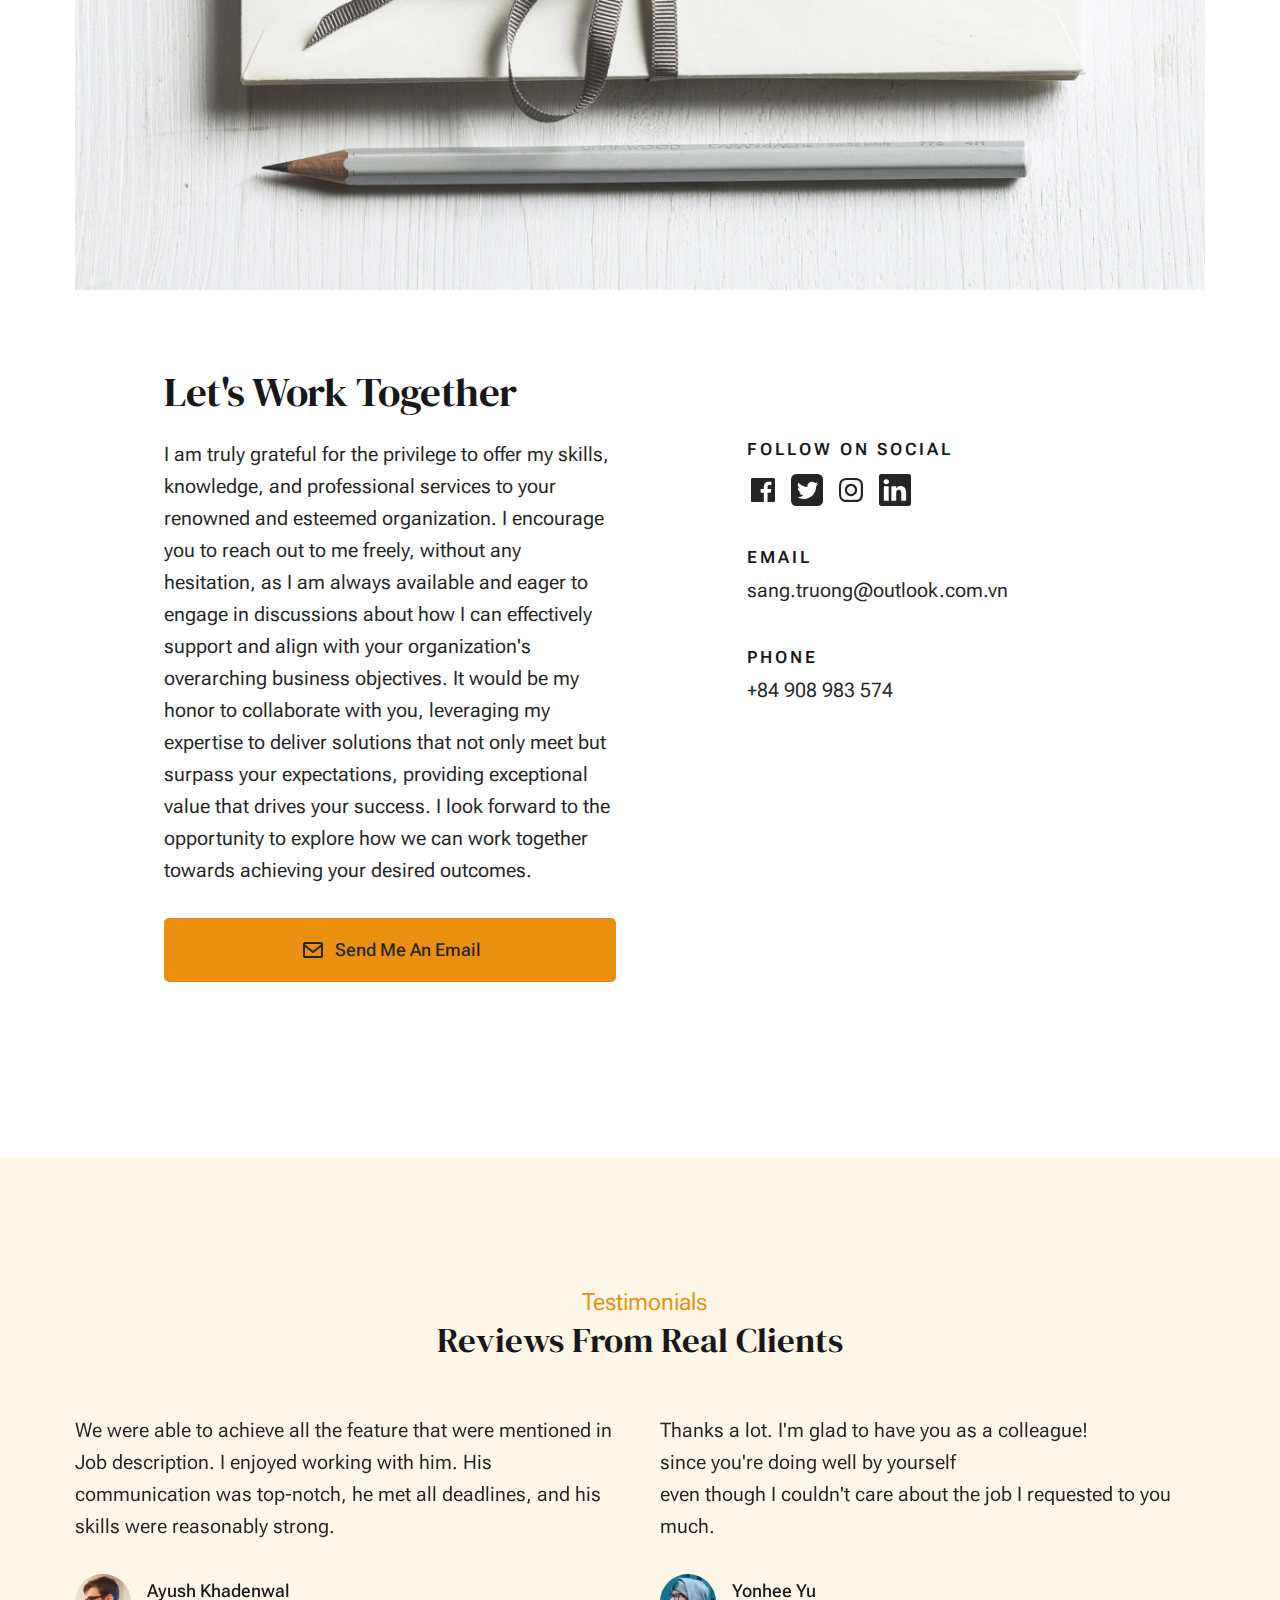
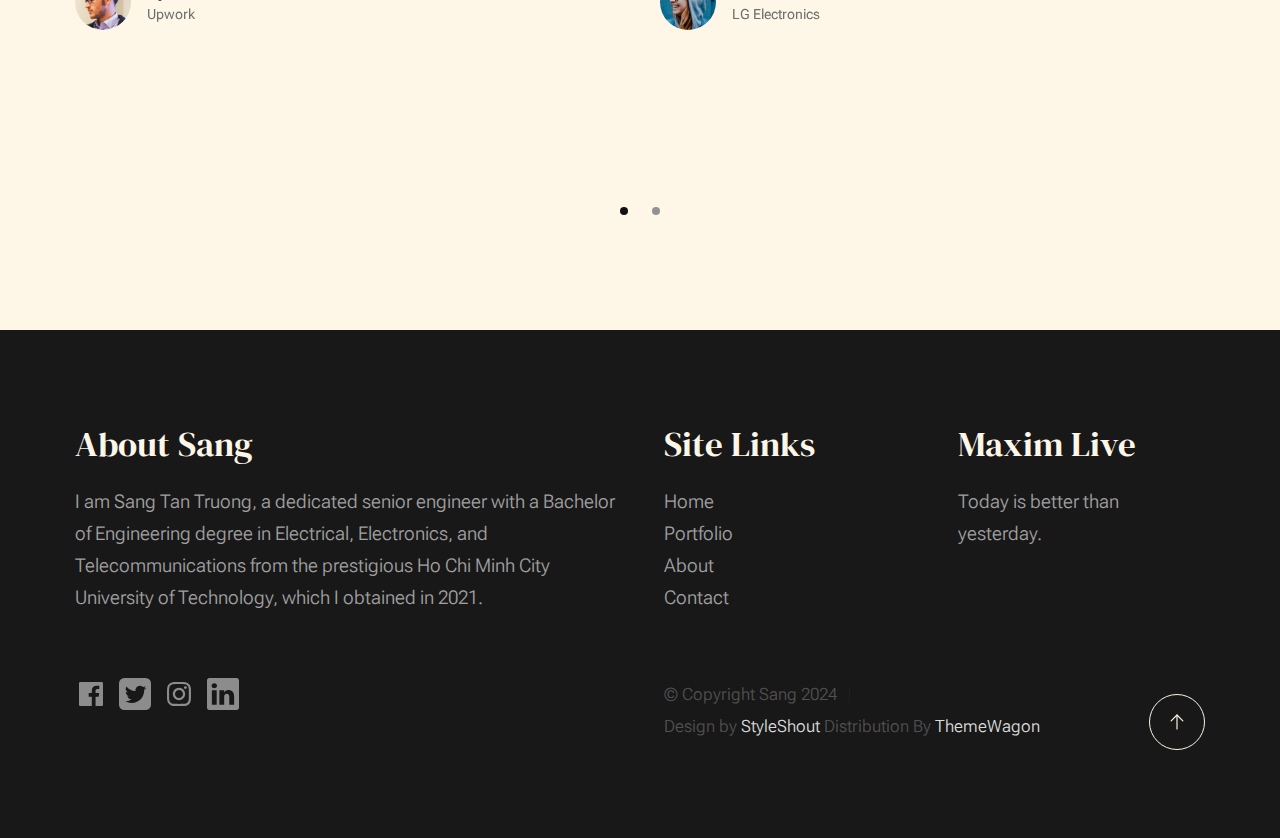
<file: contact.html>
<!DOCTYPE html>
<html lang="en" class="no-js" >
<head>

    <!--- basic page needs
    ================================================== -->
    <meta charset="utf-8">
    <meta name="viewport" content="width=device-width, initial-scale=1">
    <title>Contact - Sang</title>

    <script>
        document.documentElement.classList.remove('no-js');
        document.documentElement.classList.add('js');
    </script>

    <!-- CSS
    ================================================== -->
    <link rel="stylesheet" href="css/vendor.css">
    <link rel="stylesheet" href="css/styles.css">

    <!-- favicons
    ================================================== -->
    <link rel="apple-touch-icon" sizes="180x180" href="apple-touch-icon.png">
    <link rel="icon" type="image/png" sizes="32x32" href="favicon-32x32.png">
    <link rel="icon" type="image/png" sizes="16x16" href="favicon-16x16.png">
    <link rel="manifest" href="site.webmanifest">

</head>


<body id="top">


    <!-- preloader
    ================================================== -->
    <div id="preloader">
        <div id="loader" class="dots-fade">
            <div></div>
            <div></div>
            <div></div>
        </div>
    </div>


    <!-- page wrap
    ================================================== -->
    <div id="page" class="s-pagewrap">


        <!-- # site header
        ================================================== -->
        <header class="s-header">
            <div class="row s-header__inner width-sixteen-col">

                <div class="s-header__block">
                    <div class="s-header__logo">
                        <a class="logo" href="index.html">
                            <img src="images/logo.svg" alt="Homepage">
                        </a>
                    </div>

                    <a class="s-header__menu-toggle" href="#0"><span>Menu</span></a>
                </div> <!-- end s-header__block -->

                <nav class="s-header__nav">

                    <ul class="s-header__menu-links">
                        <li><a href="about.html">About</a></li>
                        <li><a href="services.html">Portfolio</a></li>
                        <li class="current"><a href="contact.html">Contact</a></li>
                    </ul> <!-- s-header__menu-links -->

                    <div class="s-header__contact">
                        <a href="contact.html" class="btn btn--primary s-header__contact-btn">Let's Work Together</a>
                    </div> <!-- s-header__contact -->

                </nav> <!-- end s-header__nav -->

            </div> <!-- end s-header__inner -->
        </header> <!-- end s-header -->


        <!-- # site main content
        ================================================== -->
        <section id="content" class="s-content">

               <section class="s-pageheader pageheader">
                    <div class="row">
                        <div class="column xl-12">
                            <h1 class="page-title">
                                <span class="page-title__small-type text-pretitle">Contact</span>
                                Get In Touch
                            </h1>
                        </div>
                    </div>
               </section> <!--pageheader -->

               <section class="s-pagecontent pagecontent">

                    <div class="row pageintro">
                        <div class="column xl-6 lg-12">
                            <h2 class="text-display-title">Let's take your business to the next level.</h2>
                        </div>
                        <div class="column xl-6 lg-12 u-flexitem-x-right">
                            <p class="lead">
                                Delivering exceptional value to customers is always my top priority.
                                I am steadfastly committed to ensuring that every solution, product,
                                or service I provide exceeds the client's expectations and addresses their unique needs with precision and excellence.
                                My unwavering focus on customer satisfaction drives me to continuously improve, innovate,
                                and tailor my approach, leveraging cutting-edge methodologies and best practices.
                                Ultimately, my goal is to cultivate long-lasting relationships built on trust, understanding,
                                and a shared vision of success, where the customer's interests are at the forefront of every endeavor.
                            </p>
                        </div>
                    </div> <!-- pageintro -->

                    <div class="row pagemedia">
                        <d class="column xl-12">
                            <figure class="page-media">
                                <img src="images/thumbs/contact/contact-1200.jpg"
                                     srcset="images/thumbs/contact/contact-2400.jpg 2400w,
                                             images/thumbs/contact/contact-1200.jpg 1200w,
                                             images/thumbs/contact/contact-600.jpg 600w" sizes="(max-width: 2400px) 100vw, 2400px" alt="">
                            </figure>
                        </d>
                    </div> <!-- pagemedia -->

                    <div class="row width-narrower pagemain">
                        <div class="column xl-12">
                            <h2>Let's Work Together</h2>

                            <div class="row">
                                <div class="column xl-6 md-12 contact-cta">
                                    <p>
                                        I am truly grateful for the privilege to offer my skills, knowledge,
                                        and professional services to your renowned and esteemed organization.
                                        I encourage you to reach out to me freely, without any hesitation,
                                        as I am always available and eager to engage in discussions about
                                        how I can effectively support and align with your organization's overarching business objectives.
                                        It would be my honor to collaborate with you, leveraging my expertise to deliver solutions that
                                        not only meet but surpass your expectations, providing exceptional value that drives your success.
                                        I look forward to the opportunity to explore how we can work together towards achieving your desired outcomes.
                                    </p>

                                    <a href="mailto:sang.truong@outlook.com.vn" class="btn btn--primary u-fullwidth contact-btn">
                                        <svg xmlns="http://www.w3.org/2000/svg" width="24" height="24" viewBox="0 0 24 24" style="fill: rgba(0, 0, 0, 1);transform: ;msFilter:;"><path d="M20 4H4c-1.103 0-2 .897-2 2v12c0 1.103.897 2 2 2h16c1.103 0 2-.897 2-2V6c0-1.103-.897-2-2-2zm0 2v.511l-8 6.223-8-6.222V6h16zM4 18V9.044l7.386 5.745a.994.994 0 0 0 1.228 0L20 9.044 20.002 18H4z"></path></svg>
                                        Send Me An Email
                                    </a>
                                </div>
                                <div class="column xl-5 md-12 u-flexitem-x-right">

                                    <div class="contact-block">
                                        <h6>Follow On Social</h6>
                                        <ul class="contact-social social-list">
                                            <li>
                                                <a href="https://www.facebook.com/tan.sang.1428/" target="_blank">
                                                    <svg xmlns="http://www.w3.org/2000/svg" width="24" height="24" viewBox="0 0 24 24" style="fill:rgba(0, 0, 0, 1);transform:;-ms-filter:"><path d="M20,3H4C3.447,3,3,3.448,3,4v16c0,0.552,0.447,1,1,1h8.615v-6.96h-2.338v-2.725h2.338v-2c0-2.325,1.42-3.592,3.5-3.592 c0.699-0.002,1.399,0.034,2.095,0.107v2.42h-1.435c-1.128,0-1.348,0.538-1.348,1.325v1.735h2.697l-0.35,2.725h-2.348V21H20 c0.553,0,1-0.448,1-1V4C21,3.448,20.553,3,20,3z"></path></svg>
                                                    <span class="u-screen-reader-text">Facebook</span>
                                                </a>
                                            </li>
                                            <li>
                                                <a href="https://twitter.com/sang_truon45366" target="_blank">
                                                    <svg xmlns="http://www.w3.org/2000/svg" width="24" height="24" viewBox="0 0 24 24" fill="#000"><path d="M20 0a4 4 0 0 1 4 4v16a4 4 0 0 1-4 4H4a4 4 0 0 1-4-4V4a4 4 0 0 1 4-4h16zm-4.42 5.8a3.28 3.28 0 0 0-3.2 4.03A9.32 9.32 0 0 1 5.61 6.4a3.26 3.26 0 0 0 1.02 4.38 3.27 3.27 0 0 1-1.49-.4v.03a3.28 3.28 0 0 0 2.64 3.22 3.3 3.3 0 0 1-1.49.06 3.29 3.29 0 0 0 3.07 2.28 6.59 6.59 0 0 1-4.86 1.36 9.29 9.29 0 0 0 5.03 1.47c6.04 0 9.34-5 9.34-9.34v-.42a6.65 6.65 0 0 0 1.63-1.7c-.59.26-1.22.44-1.89.52.68-.41 1.2-1.05 1.45-1.82-.64.38-1.34.65-2.09.8a3.28 3.28 0 0 0-2.4-1.04z"/></svg>
                                                    <span class="u-screen-reader-text">Twitter</span>
                                                </a>
                                            </li>
                                            <li>
                                                <a href="https://www.instagram.com/sang_truongtan/" target="_blank">
                                                    <svg xmlns="http://www.w3.org/2000/svg" width="24" height="24" viewBox="0 0 24 24" style="fill:rgba(0, 0, 0, 1);transform:;-ms-filter:"><path d="M11.999,7.377c-2.554,0-4.623,2.07-4.623,4.623c0,2.554,2.069,4.624,4.623,4.624c2.552,0,4.623-2.07,4.623-4.624 C16.622,9.447,14.551,7.377,11.999,7.377L11.999,7.377z M11.999,15.004c-1.659,0-3.004-1.345-3.004-3.003 c0-1.659,1.345-3.003,3.004-3.003s3.002,1.344,3.002,3.003C15.001,13.659,13.658,15.004,11.999,15.004L11.999,15.004z"></path><circle cx="16.806" cy="7.207" r="1.078"></circle><path d="M20.533,6.111c-0.469-1.209-1.424-2.165-2.633-2.632c-0.699-0.263-1.438-0.404-2.186-0.42 c-0.963-0.042-1.268-0.054-3.71-0.054s-2.755,0-3.71,0.054C7.548,3.074,6.809,3.215,6.11,3.479C4.9,3.946,3.945,4.902,3.477,6.111 c-0.263,0.7-0.404,1.438-0.419,2.186c-0.043,0.962-0.056,1.267-0.056,3.71c0,2.442,0,2.753,0.056,3.71 c0.015,0.748,0.156,1.486,0.419,2.187c0.469,1.208,1.424,2.164,2.634,2.632c0.696,0.272,1.435,0.426,2.185,0.45 c0.963,0.042,1.268,0.055,3.71,0.055s2.755,0,3.71-0.055c0.747-0.015,1.486-0.157,2.186-0.419c1.209-0.469,2.164-1.424,2.633-2.633 c0.263-0.7,0.404-1.438,0.419-2.186c0.043-0.962,0.056-1.267,0.056-3.71s0-2.753-0.056-3.71C20.941,7.57,20.801,6.819,20.533,6.111z M19.315,15.643c-0.007,0.576-0.111,1.147-0.311,1.688c-0.305,0.787-0.926,1.409-1.712,1.711c-0.535,0.199-1.099,0.303-1.67,0.311 c-0.95,0.044-1.218,0.055-3.654,0.055c-2.438,0-2.687,0-3.655-0.055c-0.569-0.007-1.135-0.112-1.669-0.311 c-0.789-0.301-1.414-0.923-1.719-1.711c-0.196-0.534-0.302-1.099-0.311-1.669c-0.043-0.95-0.053-1.218-0.053-3.654 c0-2.437,0-2.686,0.053-3.655c0.007-0.576,0.111-1.146,0.311-1.687c0.305-0.789,0.93-1.41,1.719-1.712 c0.534-0.198,1.1-0.303,1.669-0.311c0.951-0.043,1.218-0.055,3.655-0.055c2.437,0,2.687,0,3.654,0.055 c0.571,0.007,1.135,0.112,1.67,0.311c0.786,0.303,1.407,0.925,1.712,1.712c0.196,0.534,0.302,1.099,0.311,1.669 c0.043,0.951,0.054,1.218,0.054,3.655c0,2.436,0,2.698-0.043,3.654H19.315z"></path></svg>
                                                    <span class="u-screen-reader-text">Instagram</span>
                                                </a>
                                            </li>
                                            <li>
                                                <a href="https://www.linkedin.com/in/sang-truong-tan-82979b220/" target="_blank">
                                                    <svg xmlns="http://www.w3.org/2000/svg" width="24" height="24" viewBox="0 0 24 24" fill="#000"><path d="M22.23 0H1.77C.8 0 0 .77 0 1.72v20.56C0 23.23.8 24 1.77 24h20.46c.98 0 1.77-.77 1.77-1.72V1.72C24 .77 23.2 0 22.23 0zM7.27 20.1H3.65V9.24h3.62V20.1zM5.47 7.76h-.03c-1.22 0-2-.83-2-1.87 0-1.06.8-1.87 2.05-1.87 1.24 0 2 .8 2.02 1.87 0 1.04-.78 1.87-2.05 1.87zM20.34 20.1h-3.63v-5.8c0-1.45-.52-2.45-1.83-2.45-1 0-1.6.67-1.87 1.32-.1.23-.11.55-.11.88v6.05H9.28s.05-9.82 0-10.84h3.63v1.54a3.6 3.6 0 0 1 3.26-1.8c2.39 0 4.18 1.56 4.18 4.89v6.21z"/></svg>
                                                    <span class="u-screen-reader-text">Linkedin</span>
                                                </a>
                                            </li>
                                        </ul> <!-- end s-footer__social -->
                                    </div>

                                    <div class="contact-block">
                                        <h6>Email</h6>
                                        <a href="mailto:sang.truong@outlook.com.vn">sang.truong@outlook.com.vn</a>
                                    </div>

                                    <div class="contact-block">
                                        <h6>Phone</h6>
                                        <ul class="contact-list">
                                            <li><a href="tel:84-908983574">+84 908 983 574</a></li>
                                        </ul>
                                    </div>

                                </div>
                            </div>
                        </div>
                    </div> <!-- end pagemain -->

               </section> <!-- pagecontent -->

               <section class="s-testimonials">

                    <div class="s-testimonials__header row row-x-center text-center">
                        <div class="column xl-8 lg-12">

                            <p class="text-pretitle">
                            Testimonials
                            </p>
                            <h3>
                            Reviews From Real Clients
                            </h3>

                        </div>
                    </div> <!--end s-testimonials__header -->

                    <div class="row s-testimonials__content">
                        <div class="column xl-12 testimonials">

                            <div class="swiper-container testimonials__slider home-slider">

                                <div class="swiper-wrapper">
                                    <div class="testimonials__slide swiper-slide">
                                        <p>
                                            We were able to achieve all the feature that were mentioned in Job description.
                                            I enjoyed working with him. His communication was top-notch, he met all deadlines,
                                            and his skills were reasonably strong.
                                        </p>
                                        <div class="testimonials__author">
                                            <img src="images/avatars/user-01.jpg" alt="Author image" class="testimonials__avatar">
                                            <cite class="testimonials__cite">
                                                <strong>Ayush Khadenwal</strong>
                                                <span>Upwork</span>
                                            </cite>
                                        </div>
                                    </div>
                                    <div class="testimonials__slide swiper-slide">
                                        <p>
                                        Thanks a lot. I'm glad to have you as a colleague!<br>
                                        since you're doing well by yourself<br>
                                        even though I couldn't care about the job I requested to you much.
                                        </p>
                                        <div class="testimonials__author">
                                            <img src="images/avatars/user-02.jpg" alt="Author image" class="testimonials__avatar">
                                            <cite class="testimonials__cite">
                                                <strong>Yonhee Yu</strong>
                                                <span>LG Electronics</span>
                                            </cite>
                                        </div>
                                    </div>
                                    <div class="testimonials__slide swiper-slide">
                                        <p>
                                            Sang has done good work on developing c-Library for Pico (Pp-2040) and I enjoyed working with him.
                                            His communication was top-notch, he met all deadlines, and his skills were reasonably strong.
                                            At one point I asked for an additional milestone and he was very forthcoming that
                                            the additional work was outside his area of expertise.
                                            I enjoyed working with Sang and will likely have additional jobs for him in the future.
                                        </p>
                                        <div class="testimonials__author">
                                            <img src="images/avatars/user-01.jpg" alt="Author image" class="testimonials__avatar">
                                            <cite class="testimonials__cite">
                                                <strong>Ayush Khadenwal</strong>
                                                <span>Upwork</span>
                                            </cite>
                                        </div>
                                    </div>
                                </div> <!-- end swiper-wrapper -->

                                <div class="swiper-pagination"></div>

                            </div> <!--end testimonials__slider -->

                        </div> <!-- testimonials -->
                    </div> <!--end s-testimonials__content -->

               </section> <!-- end s-testimonials -->

        </section> <!-- s-content-->

        <!-- # footer
        ================================================== -->
        <footer class="s-footer">
            <div class="row s-footer__content">
                <div class="column xl-6 lg-6 md-12 s-footer__block s-footer__about">
                    <h3>About Sang</h3>
                    <p>
                        I am Sang Tan Truong, a dedicated senior engineer
                        with a Bachelor of Engineering degree in Electrical, Electronics, and Telecommunications
                        from the prestigious Ho Chi Minh City University of Technology, which I obtained in 2021.
                    </p>
                </div>
                <div class="column xl-3 lg-6 md-12 s-footer__block s-footer__site-links">
                    <h3>Site Links</h3>
                    <ul class="link-list">
                        <li><a href="index.html">Home</a></li>
                        <li><a href="services.html" target="_blank">Portfolio</a></li>
                        <li><a href="about.html" target="_blank">About</a></li>
                        <li><a href="contact.html" target="_blank">Contact</a></li>
                    </ul>
                </div>
                <div class="column xl-3 lg-6 md-12 tab-12 s-footer__block s-footer__newsletter">
                    <h3>Maxim Live</h3>
                    <p>
                        Today is better than yesterday.
                    </p>
                </div>
            </div>

            <div class="row s-footer__bottom">
                <div class="column xl-6 lg-12">
                    <ul class="s-footer__social social-list">
                        <li>
                            <a href="https://www.facebook.com/tan.sang.1428/" target="_blank">
                                <svg xmlns="http://www.w3.org/2000/svg" width="24" height="24" viewBox="0 0 24 24" style="fill:rgba(0, 0, 0, 1);transform:;-ms-filter:"><path d="M20,3H4C3.447,3,3,3.448,3,4v16c0,0.552,0.447,1,1,1h8.615v-6.96h-2.338v-2.725h2.338v-2c0-2.325,1.42-3.592,3.5-3.592 c0.699-0.002,1.399,0.034,2.095,0.107v2.42h-1.435c-1.128,0-1.348,0.538-1.348,1.325v1.735h2.697l-0.35,2.725h-2.348V21H20 c0.553,0,1-0.448,1-1V4C21,3.448,20.553,3,20,3z"></path></svg>
                                <span class="u-screen-reader-text">Facebook</span>
                            </a>
                        </li>
                        <li>
                            <a href="https://twitter.com/sang_truon45366" target="_blank">
                                <svg xmlns="http://www.w3.org/2000/svg" width="24" height="24" viewBox="0 0 24 24" fill="#000"><path d="M20 0a4 4 0 0 1 4 4v16a4 4 0 0 1-4 4H4a4 4 0 0 1-4-4V4a4 4 0 0 1 4-4h16zm-4.42 5.8a3.28 3.28 0 0 0-3.2 4.03A9.32 9.32 0 0 1 5.61 6.4a3.26 3.26 0 0 0 1.02 4.38 3.27 3.27 0 0 1-1.49-.4v.03a3.28 3.28 0 0 0 2.64 3.22 3.3 3.3 0 0 1-1.49.06 3.29 3.29 0 0 0 3.07 2.28 6.59 6.59 0 0 1-4.86 1.36 9.29 9.29 0 0 0 5.03 1.47c6.04 0 9.34-5 9.34-9.34v-.42a6.65 6.65 0 0 0 1.63-1.7c-.59.26-1.22.44-1.89.52.68-.41 1.2-1.05 1.45-1.82-.64.38-1.34.65-2.09.8a3.28 3.28 0 0 0-2.4-1.04z"/></svg>
                                <span class="u-screen-reader-text">Twitter</span>
                            </a>
                        </li>
                        <li>
                            <a href="https://www.instagram.com/sang_truongtan/" target="_blank">
                                <svg xmlns="http://www.w3.org/2000/svg" width="24" height="24" viewBox="0 0 24 24" style="fill:rgba(0, 0, 0, 1);transform:;-ms-filter:"><path d="M11.999,7.377c-2.554,0-4.623,2.07-4.623,4.623c0,2.554,2.069,4.624,4.623,4.624c2.552,0,4.623-2.07,4.623-4.624 C16.622,9.447,14.551,7.377,11.999,7.377L11.999,7.377z M11.999,15.004c-1.659,0-3.004-1.345-3.004-3.003 c0-1.659,1.345-3.003,3.004-3.003s3.002,1.344,3.002,3.003C15.001,13.659,13.658,15.004,11.999,15.004L11.999,15.004z"></path><circle cx="16.806" cy="7.207" r="1.078"></circle><path d="M20.533,6.111c-0.469-1.209-1.424-2.165-2.633-2.632c-0.699-0.263-1.438-0.404-2.186-0.42 c-0.963-0.042-1.268-0.054-3.71-0.054s-2.755,0-3.71,0.054C7.548,3.074,6.809,3.215,6.11,3.479C4.9,3.946,3.945,4.902,3.477,6.111 c-0.263,0.7-0.404,1.438-0.419,2.186c-0.043,0.962-0.056,1.267-0.056,3.71c0,2.442,0,2.753,0.056,3.71 c0.015,0.748,0.156,1.486,0.419,2.187c0.469,1.208,1.424,2.164,2.634,2.632c0.696,0.272,1.435,0.426,2.185,0.45 c0.963,0.042,1.268,0.055,3.71,0.055s2.755,0,3.71-0.055c0.747-0.015,1.486-0.157,2.186-0.419c1.209-0.469,2.164-1.424,2.633-2.633 c0.263-0.7,0.404-1.438,0.419-2.186c0.043-0.962,0.056-1.267,0.056-3.71s0-2.753-0.056-3.71C20.941,7.57,20.801,6.819,20.533,6.111z M19.315,15.643c-0.007,0.576-0.111,1.147-0.311,1.688c-0.305,0.787-0.926,1.409-1.712,1.711c-0.535,0.199-1.099,0.303-1.67,0.311 c-0.95,0.044-1.218,0.055-3.654,0.055c-2.438,0-2.687,0-3.655-0.055c-0.569-0.007-1.135-0.112-1.669-0.311 c-0.789-0.301-1.414-0.923-1.719-1.711c-0.196-0.534-0.302-1.099-0.311-1.669c-0.043-0.95-0.053-1.218-0.053-3.654 c0-2.437,0-2.686,0.053-3.655c0.007-0.576,0.111-1.146,0.311-1.687c0.305-0.789,0.93-1.41,1.719-1.712 c0.534-0.198,1.1-0.303,1.669-0.311c0.951-0.043,1.218-0.055,3.655-0.055c2.437,0,2.687,0,3.654,0.055 c0.571,0.007,1.135,0.112,1.67,0.311c0.786,0.303,1.407,0.925,1.712,1.712c0.196,0.534,0.302,1.099,0.311,1.669 c0.043,0.951,0.054,1.218,0.054,3.655c0,2.436,0,2.698-0.043,3.654H19.315z"></path></svg>
                                <span class="u-screen-reader-text">Instagram</span>
                            </a>
                        </li>
                        <li>
                            <a href="https://www.linkedin.com/in/sang-truong-tan-82979b220/" target="_blank">
                                <svg xmlns="http://www.w3.org/2000/svg" width="24" height="24" viewBox="0 0 24 24" fill="#000"><path d="M22.23 0H1.77C.8 0 0 .77 0 1.72v20.56C0 23.23.8 24 1.77 24h20.46c.98 0 1.77-.77 1.77-1.72V1.72C24 .77 23.2 0 22.23 0zM7.27 20.1H3.65V9.24h3.62V20.1zM5.47 7.76h-.03c-1.22 0-2-.83-2-1.87 0-1.06.8-1.87 2.05-1.87 1.24 0 2 .8 2.02 1.87 0 1.04-.78 1.87-2.05 1.87zM20.34 20.1h-3.63v-5.8c0-1.45-.52-2.45-1.83-2.45-1 0-1.6.67-1.87 1.32-.1.23-.11.55-.11.88v6.05H9.28s.05-9.82 0-10.84h3.63v1.54a3.6 3.6 0 0 1 3.26-1.8c2.39 0 4.18 1.56 4.18 4.89v6.21z"/></svg>
                                <span class="u-screen-reader-text">Linkedin</span>
                            </a>
                        </li>
                    </ul> <!-- end s-footer__social -->
                </div>
                <div class="column xl-6 lg-12">
                    <p class="ss-copyright">
                        <span>© Copyright Sang 2024</span>
                        <span>Design by <a href="https://www.styleshout.com/">StyleShout</a> Distribution By <a href="https://themewagon.com">ThemeWagon</a></span>
                    </p>
                </div>

                <div class="ss-go-top">
                    <a class="smoothscroll" title="Back to Top" href="#top">
                        <svg xmlns="http://www.w3.org/2000/svg" viewBox="0 0 24 24" width="36" height="36" fill="none" stroke="#ffffff" stroke-width="1" stroke-linecap="round" stroke-linejoin="round">&lt;!--!  Atomicons Free 1.00 by @atisalab License - https://atomicons.com/license/ (Icons: CC BY 4.0) Copyright 2021 Atomicons --&gt;<polyline points="17 11 12 6 7 11"></polyline><line x1="12" y1="18" x2="12" y2="6"></line></svg>
                    </a>
                </div> <!-- end ss-go-top -->
            </div>

        </footer> <!-- end s-footer -->

    </div> <!-- end page-wrap -->

    <!-- Java Script
    ================================================== -->
    <script src="js/plugins.js"></script>
    <script src="js/main.js"></script>

</body>
</html>
</file>
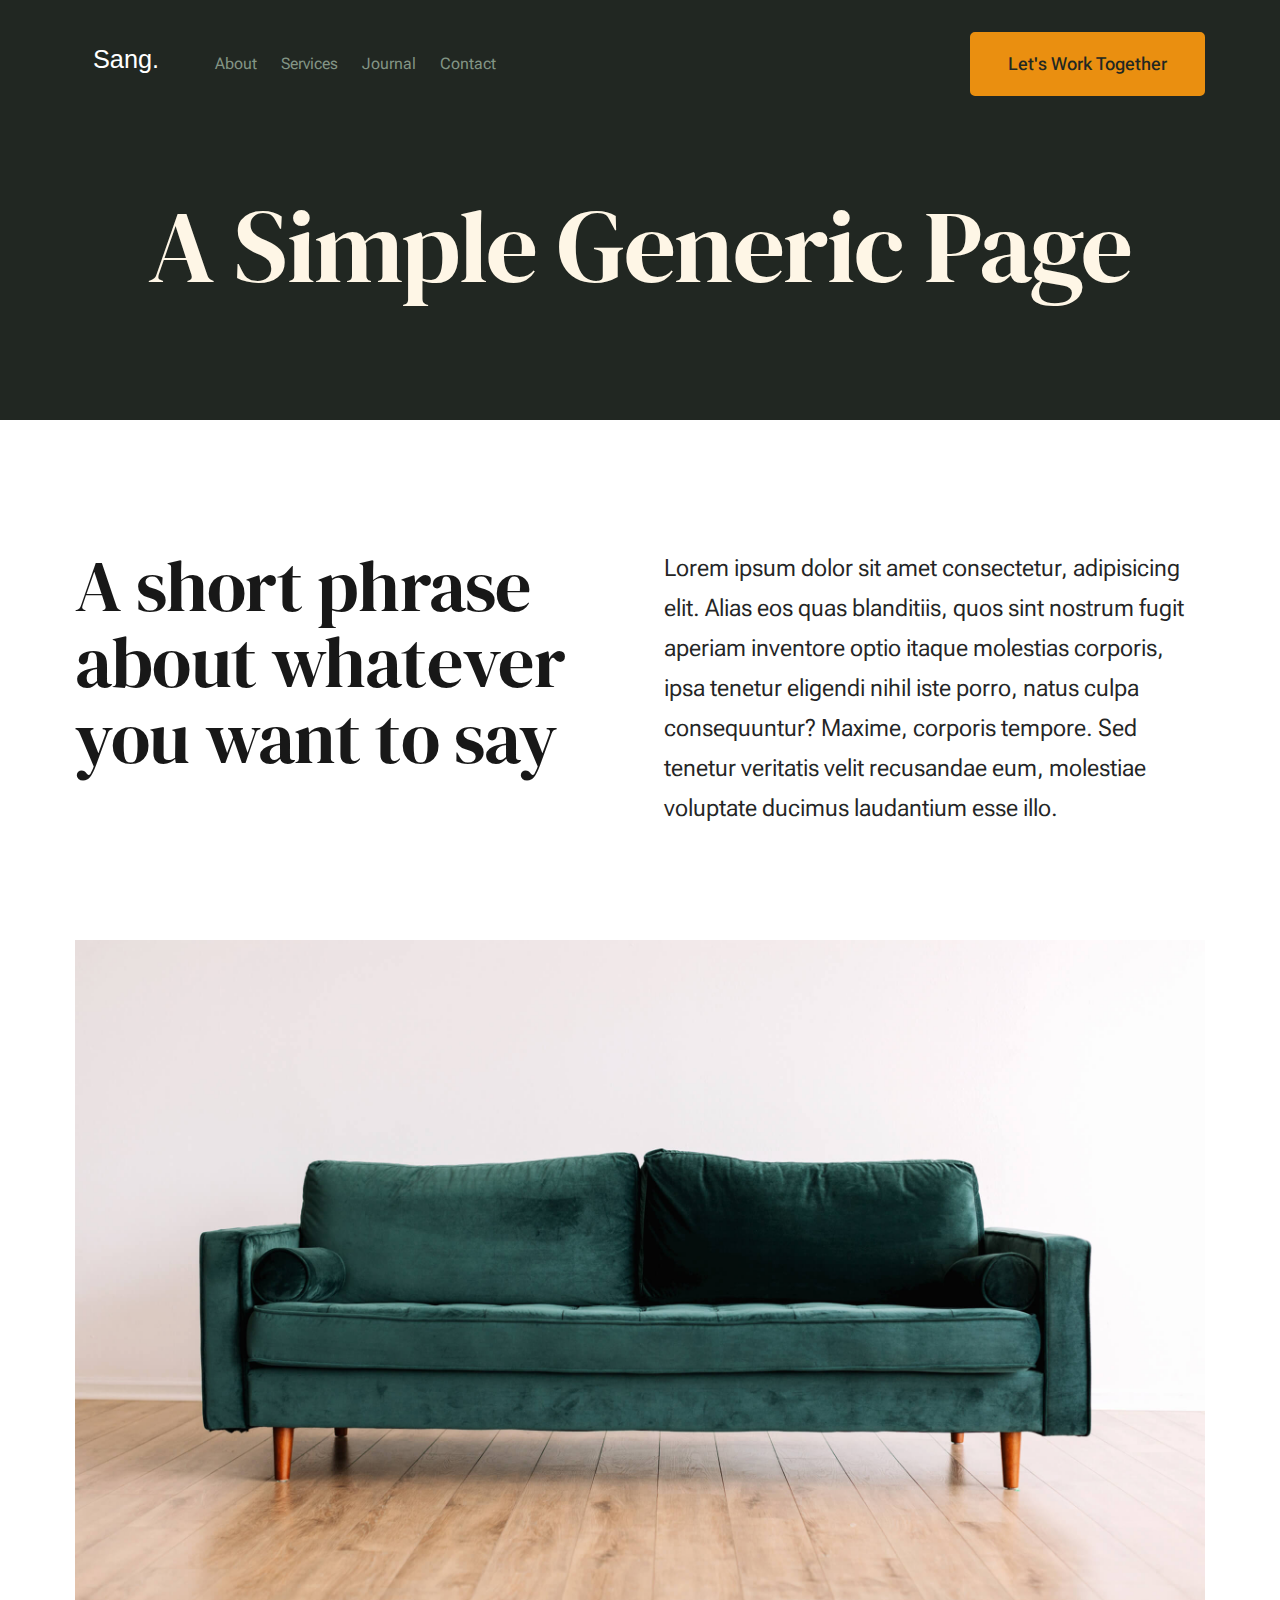
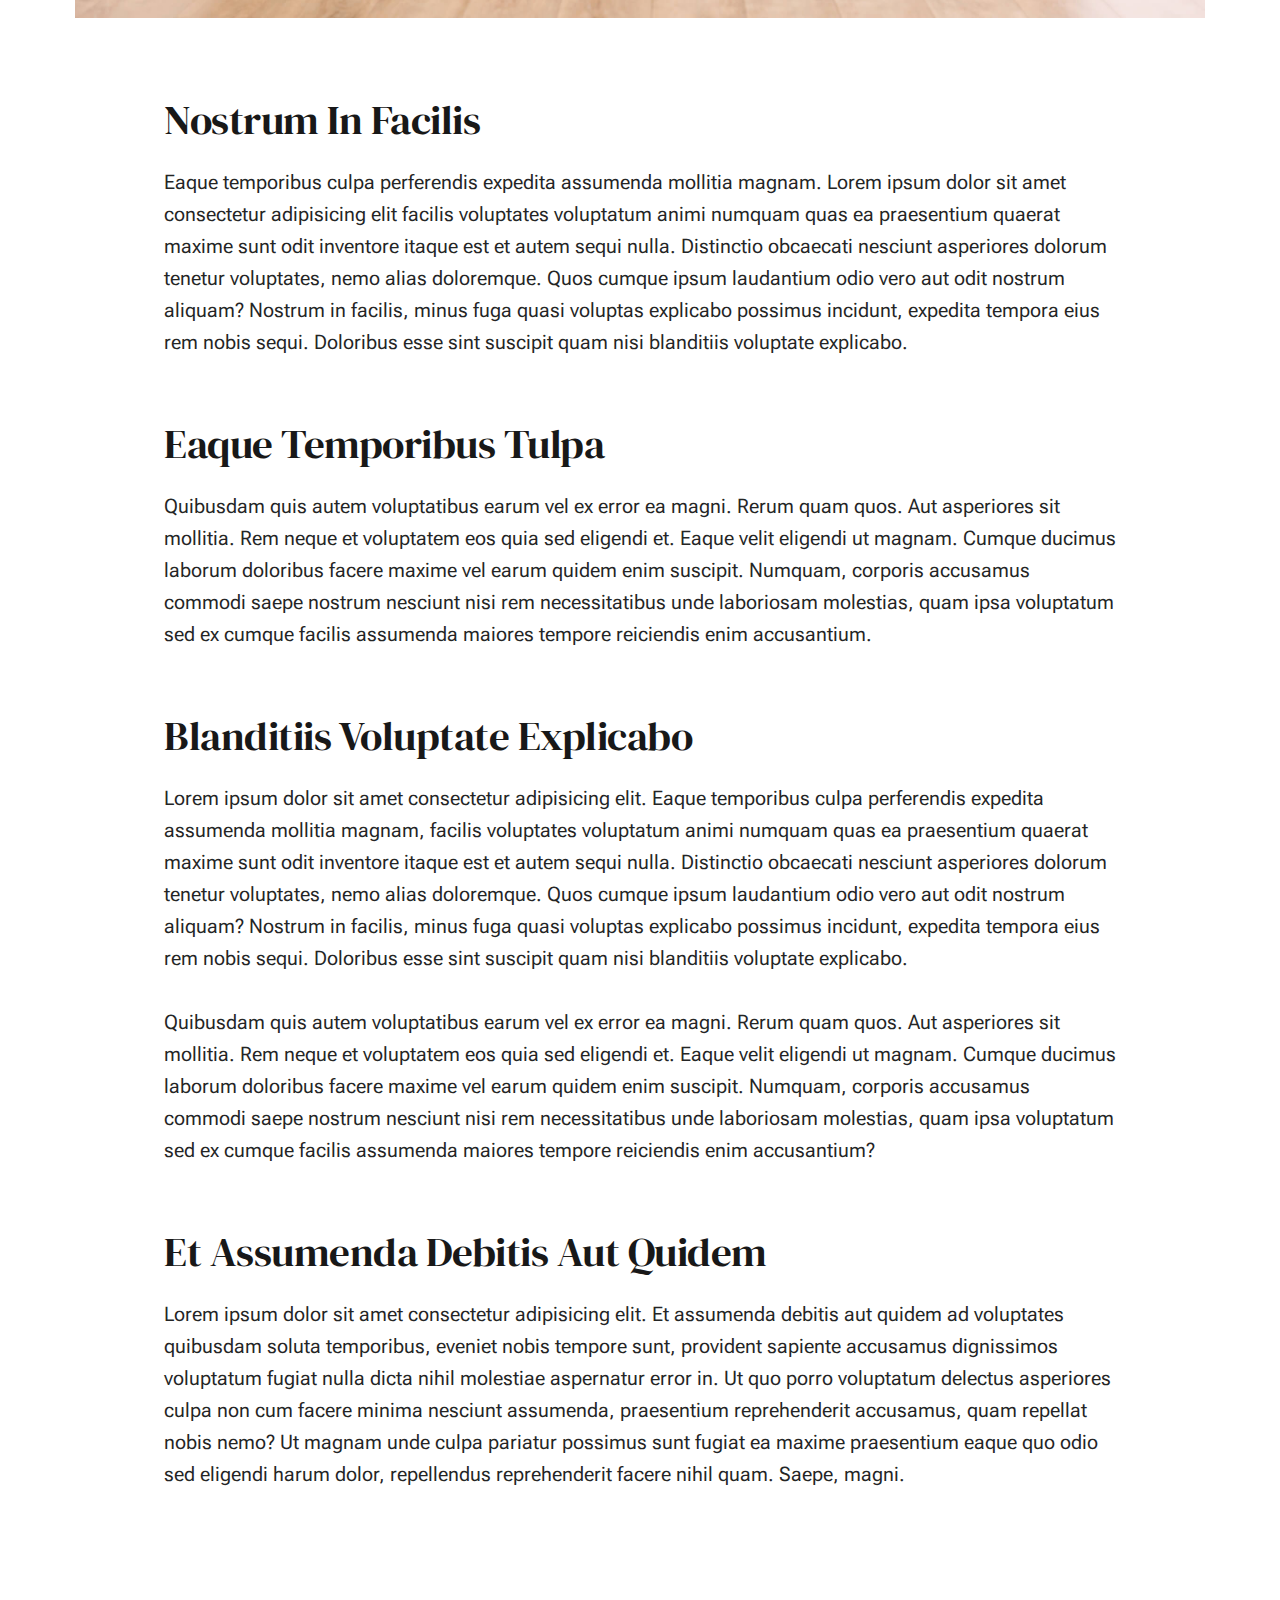
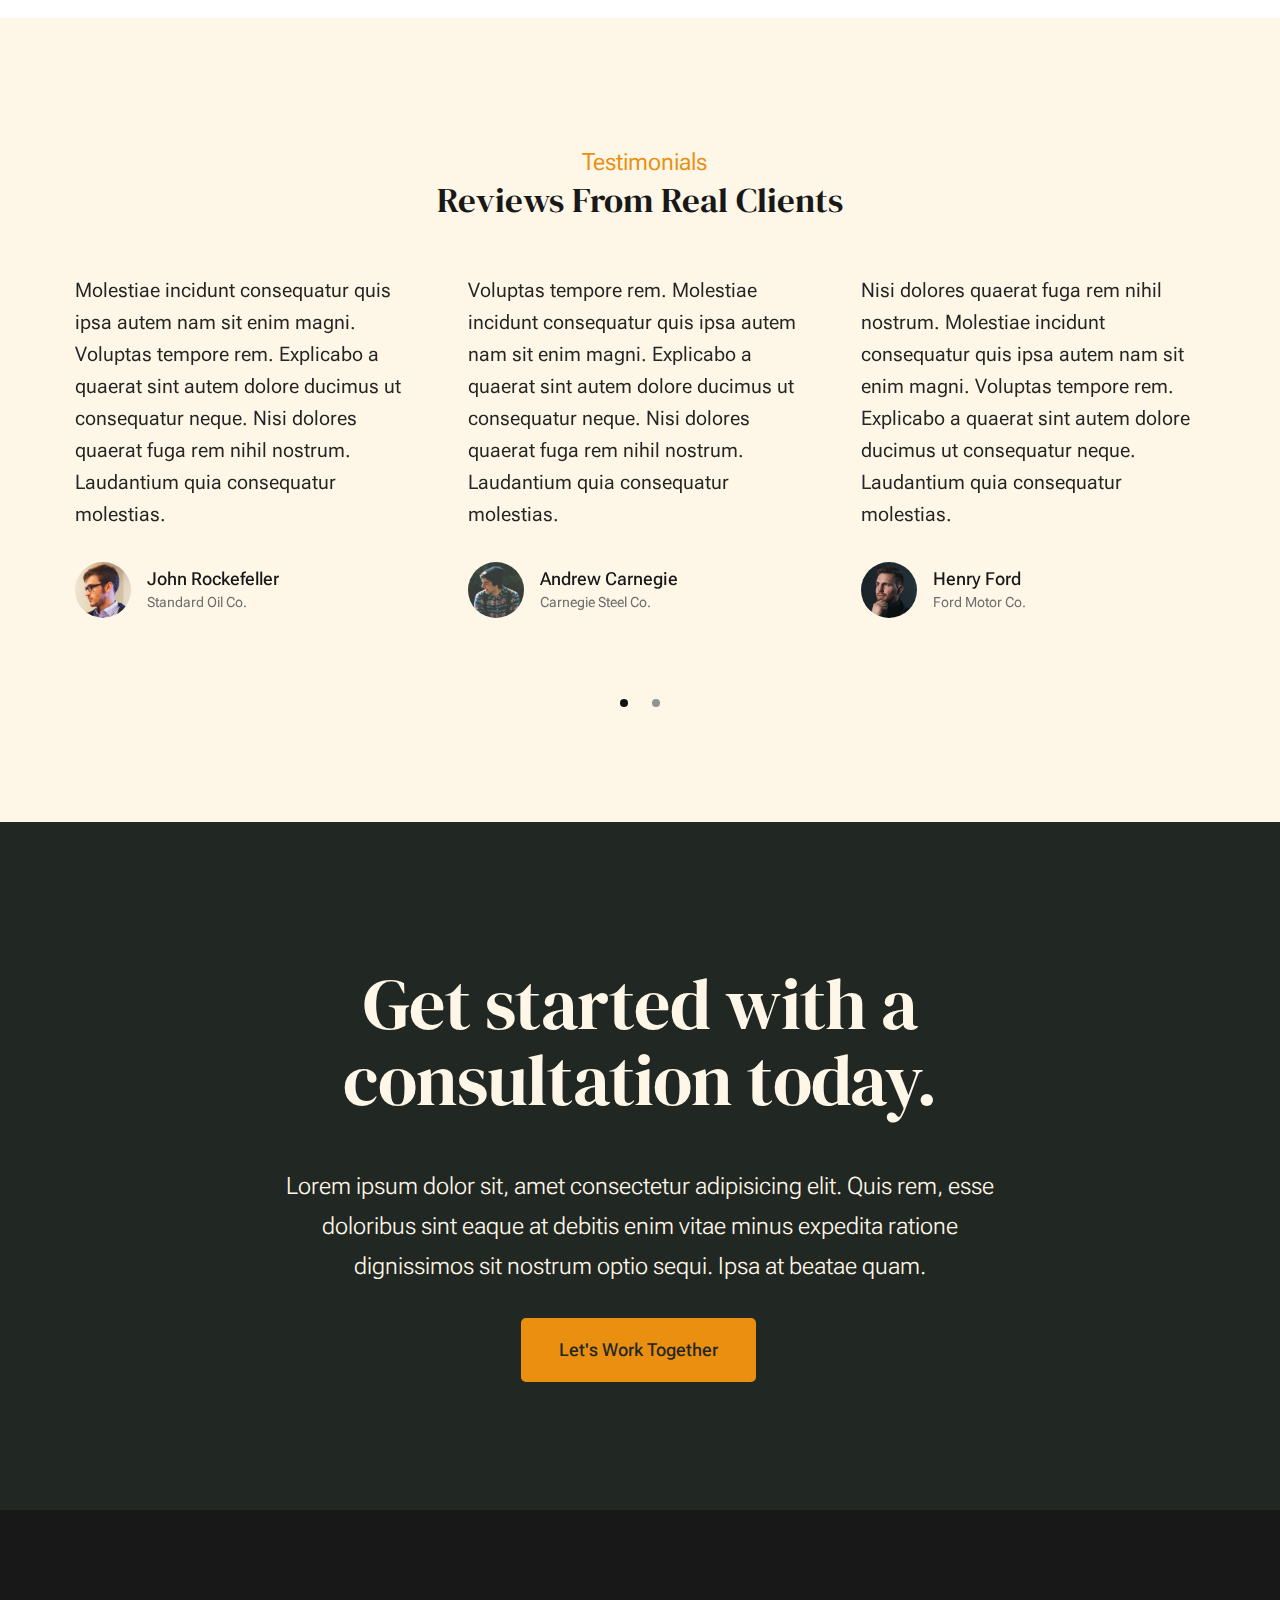
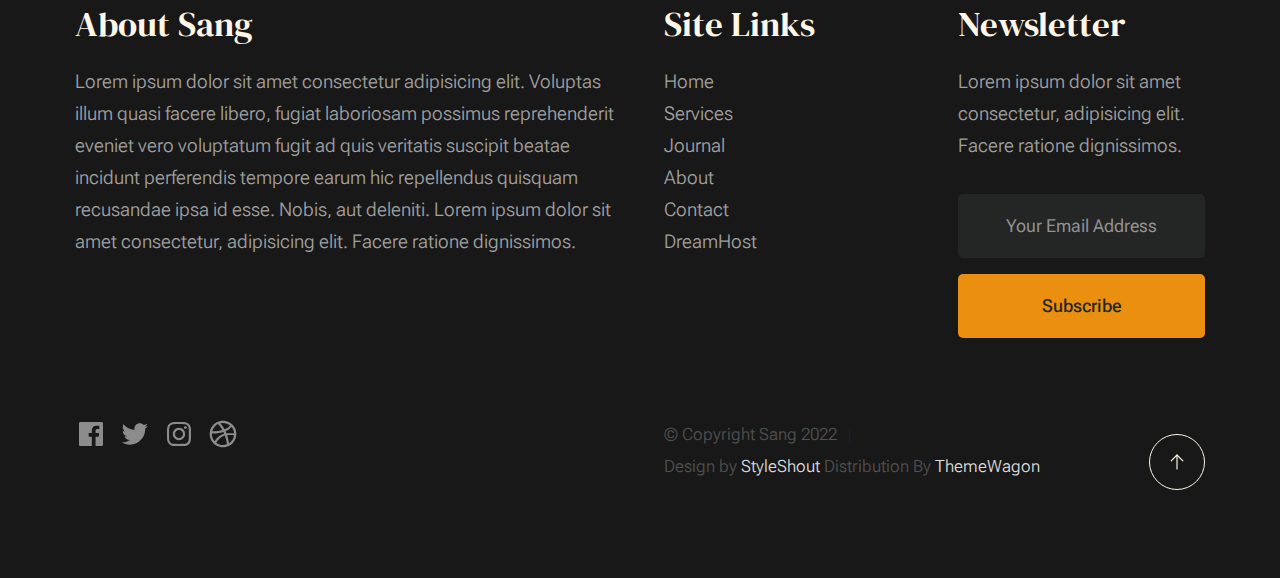
<file: generic.html>
<!DOCTYPE html>
<html lang="en" class="no-js" >
<head>

    <!--- basic page needs
    ================================================== -->
    <meta charset="utf-8">
    <meta name="viewport" content="width=device-width, initial-scale=1">
    <title>Generic - Sang</title>

    <script>
        document.documentElement.classList.remove('no-js');
        document.documentElement.classList.add('js');
    </script>

    <!-- CSS
    ================================================== -->
    <link rel="stylesheet" href="css/vendor.css">
    <link rel="stylesheet" href="css/styles.css">

    <!-- favicons
    ================================================== -->
    <link rel="apple-touch-icon" sizes="180x180" href="apple-touch-icon.png">
    <link rel="icon" type="image/png" sizes="32x32" href="favicon-32x32.png">
    <link rel="icon" type="image/png" sizes="16x16" href="favicon-16x16.png">
    <link rel="manifest" href="site.webmanifest">

</head>


<body id="top">


    <!-- preloader
    ================================================== -->
    <div id="preloader">
        <div id="loader" class="dots-fade">
            <div></div>
            <div></div>
            <div></div>
        </div>
    </div>


    <!-- page wrap
    ================================================== -->
    <div id="page" class="s-pagewrap">


        <!-- # site header 
        ================================================== -->
        <header class="s-header">

            <div class="row s-header__inner width-sixteen-col">

                <div class="s-header__block">
                    <div class="s-header__logo">
                        <a class="logo" href="index.html">
                            <img src="images/logo.svg" alt="Homepage">
                        </a>
                    </div>

                    <a class="s-header__menu-toggle" href="#0"><span>Menu</span></a>
                </div> <!-- end s-header__block -->

                <nav class="s-header__nav">
    
                    <ul class="s-header__menu-links">
                        <li><a href="about.html">About</a></li>
                        <li><a href="services.html">Services</a></li>
                        <li><a href="blog.html">Journal</a></li>
                        <li><a href="contact.html">Contact</a></li>
                    </ul> <!-- s-header__menu-links -->

                    <div class="s-header__contact">
                        <a href="contact.html" class="btn btn--primary s-header__contact-btn">Let's Work Together</a>                        
                    </div> <!-- s-header__contact -->
    
                </nav> <!-- end s-header__nav -->

            </div> <!-- end s-header__inner -->

        </header> <!-- end s-header -->


        <!-- # site main content
        ================================================== -->
        <section id="content" class="s-content">

               <section class="s-pageheader pageheader">
                    <div class="row">
                        <div class="column xl-12">
                            <h1 class="page-title">
                               A Simple Generic Page
                            </h1>
                            
                        </div>
                    </div>
               </section> <!-- end pageheader --> 

               <section class="s-pagecontent pagecontent">

                    <div class="row pageintro">
                        <div class="column xl-6 lg-12">
                            <h2 class="text-display-title">A short phrase about whatever you want to say</h2>
                        </div>
                        <div class="column xl-6 lg-12 u-flexitem-x-right">
                            <p class="lead">
                            Lorem ipsum dolor sit amet consectetur, adipisicing elit. Alias eos quas blanditiis, quos sint nostrum fugit aperiam 
                            inventore optio itaque molestias corporis, ipsa tenetur eligendi nihil iste porro, natus culpa consequuntur? Maxime, 
                            corporis tempore. Sed tenetur veritatis velit recusandae eum, molestiae voluptate ducimus laudantium esse illo. 
                            </p>
                        </div>                       
                    </div> <!-- end pageintro -->   
                    
                    <div class="row pagemedia">
                        <d class="column xl-12">
                            <figure class="page-media">                                
                                <img src="images/sample-1200.jpg" 
                                     srcset="images/sample-2400.jpg 2400w, 
                                             images/sample-1200.jpg 1200w, 
                                             images/sample-600.jpg 600w" sizes="(max-width: 2400px) 100vw, 2400px" alt="">
                            </figure>
                        </d>
                    </div> <!-- end pagemedia -->

                    <div class="row width-narrower pagemain">
                        <div class="column xl-12"> 

                            <h2>Nostrum In Facilis</h2>
                            <p>
                            Eaque temporibus culpa perferendis expedita assumenda mollitia magnam. Lorem ipsum dolor sit amet consectetur adipisicing elit
                            facilis voluptates voluptatum animi numquam quas ea praesentium quaerat maxime sunt odit inventore itaque est et autem sequi nulla. 
                            Distinctio obcaecati nesciunt asperiores dolorum tenetur voluptates, nemo alias doloremque. Quos cumque ipsum laudantium odio vero 
                            aut odit nostrum aliquam? Nostrum in facilis, minus fuga quasi voluptas explicabo possimus incidunt, expedita tempora eius rem nobis sequi. 
                            Doloribus esse sint suscipit quam nisi blanditiis voluptate explicabo.
                            </p>

                            <h2>Eaque Temporibus Tulpa</h2>

                            <p>
                            Quibusdam quis autem voluptatibus earum vel ex error ea magni. Rerum quam quos. Aut asperiores sit mollitia. Rem neque et voluptatem 
                            eos quia sed eligendi et. Eaque velit eligendi ut magnam. Cumque ducimus laborum doloribus facere maxime vel earum quidem enim suscipit. 
                            Numquam, corporis accusamus commodi saepe nostrum nesciunt nisi rem necessitatibus unde laboriosam molestias, quam ipsa voluptatum sed 
                            ex cumque facilis assumenda maiores tempore reiciendis enim accusantium.
                            </p>

                            <h2>Blanditiis Voluptate Explicabo</h2>
                            <p>
                            Lorem ipsum dolor sit amet consectetur adipisicing elit. Eaque temporibus culpa perferendis expedita assumenda mollitia magnam, 
                            facilis voluptates voluptatum animi numquam quas ea praesentium quaerat maxime sunt odit inventore itaque est et autem sequi nulla. 
                            Distinctio obcaecati nesciunt asperiores dolorum tenetur voluptates, nemo alias doloremque. Quos cumque ipsum laudantium odio vero aut 
                            odit nostrum aliquam? Nostrum in facilis, minus fuga quasi voluptas explicabo possimus incidunt, expedita tempora eius rem nobis sequi. 
                            Doloribus esse sint suscipit quam nisi blanditiis voluptate explicabo.
                            </p>

                            <p>
                            Quibusdam quis autem voluptatibus earum vel ex error ea magni. Rerum quam quos. Aut asperiores sit mollitia. Rem neque et voluptatem 
                            eos quia sed eligendi et. Eaque velit eligendi ut magnam. Cumque ducimus laborum doloribus facere maxime vel earum quidem enim suscipit. 
                            Numquam, corporis accusamus commodi saepe nostrum nesciunt nisi rem necessitatibus unde laboriosam molestias, quam ipsa voluptatum sed 
                            ex cumque facilis assumenda maiores tempore reiciendis enim accusantium?
                            </p>                   

                            <h2>Et Assumenda Debitis Aut Quidem</h2>
                            <p>
                            Lorem ipsum dolor sit amet consectetur adipisicing elit. Et assumenda debitis aut quidem ad voluptates quibusdam soluta temporibus, 
                            eveniet nobis tempore sunt, provident sapiente accusamus dignissimos voluptatum fugiat nulla dicta nihil molestiae aspernatur error in. 
                            Ut quo porro voluptatum delectus asperiores culpa non cum facere minima nesciunt assumenda, praesentium reprehenderit accusamus, quam 
                            repellat nobis nemo? Ut magnam unde culpa pariatur possimus sunt fugiat ea maxime praesentium eaque quo odio sed eligendi harum dolor, 
                            repellendus reprehenderit facere nihil quam. Saepe, magni.
                            </p>

                        </div> <!-- end grid-block-->
                    </div> <!-- end pagemain -->

               </section> <!-- pagecontent -->

               <section class="s-testimonials">

                    <div class="s-testimonials__header row row-x-center text-center">
                        <div class="column xl-8 lg-12">
        
                            <p class="text-pretitle">
                            Testimonials
                            </p>
                            <h3>
                            Reviews From Real Clients
                            </h3>                        
        
                        </div>
                    </div> <!--end s-testimonials__header -->

                    <div class="row s-testimonials__content">
                        <div class="column xl-12 testimonials">

                            <div class="swiper-container testimonials__slider page-slider">

                                <div class="swiper-wrapper">
                                    <div class="testimonials__slide swiper-slide">
                                        <p>
                                        Molestiae incidunt consequatur quis ipsa autem nam sit enim magni. Voluptas tempore rem. 
                                        Explicabo a quaerat sint autem dolore ducimus ut consequatur neque. Nisi dolores quaerat fuga rem nihil nostrum.
                                        Laudantium quia consequatur molestias.
                                        </p>
                                        <div class="testimonials__author">
                                            <img src="images/avatars/user-01.jpg" alt="Author image" class="testimonials__avatar">
                                            <cite class="testimonials__cite">
                                                <strong>John Rockefeller</strong>
                                                <span>Standard Oil Co.</span>
                                            </cite>
                                        </div>
                                    </div>
                                    <div class="testimonials__slide swiper-slide">
                                        <p>
                                        Voluptas tempore rem. Molestiae incidunt consequatur quis ipsa autem nam sit enim magni. 
                                        Explicabo a quaerat sint autem dolore ducimus ut consequatur neque. Nisi dolores quaerat fuga rem nihil nostrum.
                                        Laudantium quia consequatur molestias.
                                        </p>
                                        <div class="testimonials__author">
                                            <img src="images/avatars/user-04.jpg" alt="Author image" class="testimonials__avatar">
                                            <cite class="testimonials__cite">
                                                <strong>Andrew Carnegie</strong>
                                                <span>Carnegie Steel Co.</span>
                                            </cite>
                                        </div>
                                    </div>
                                    <div class="testimonials__slide swiper-slide">
                                        <p>
                                        Nisi dolores quaerat fuga rem nihil nostrum. Molestiae incidunt consequatur quis ipsa autem nam sit enim magni. 
                                        Voluptas tempore rem. Explicabo a quaerat sint autem dolore ducimus ut consequatur neque. 
                                        Laudantium quia consequatur molestias.
                                        </p>
                                        <div class="testimonials__author">
                                            <img src="images/avatars/user-06.jpg" alt="Author image" class="testimonials__avatar">
                                            <cite class="testimonials__cite">
                                                <strong>Henry Ford</strong>
                                                <span>Ford Motor Co.</span>
                                            </cite>
                                        </div>
                                    </div>
                                    <div class="testimonials__slide swiper-slide">
                                        <p>
                                        Molestiae incidunt consequatur quis ipsa autem nam sit enim magni. Voluptas tempore rem. 
                                        Explicabo a quaerat sint autem dolore ducimus ut consequatur neque. Nisi dolores quaerat fuga rem nihil nostrum.
                                        Laudantium quia consequatur molestias.
                                        </p>
                                        <div class="testimonials__author">
                                            <img src="images/avatars/user-02.jpg" alt="Author image" class="testimonials__avatar">
                                            <cite class="testimonials__cite">
                                                <strong>John Morgan</strong>
                                                <span>JP Morgan & Co.</span>
                                            </cite>
                                        </div>
                                    </div> 
                                </div> <!-- end swiper-wrapper --> 

                                <div class="swiper-pagination"></div>

                            </div> <!--end testimonials__slider --> 

                        </div> <!-- testimonials -->
                    </div> <!--end s-testimonials__content -->

               </section> <!-- end s-testimonials -->

        </section> <!-- s-content-->

        <!-- # cta
        ================================================== -->
        <section id="cta" class="s-cta">

            <div class="row row-x-center text-center">
                <div class="column xl-8 lg-12">

                    <div class="s-cta__content">
                        <h2 class="text-display-title">
                        Get started with a consultation today.
                        </h2>
                        <p class="lead">
                        Lorem ipsum dolor sit, amet consectetur adipisicing elit. Quis rem, esse doloribus sint eaque at debitis enim vitae minus expedita ratione dignissimos sit nostrum optio sequi. Ipsa at beatae quam.
                        </p>
                        <a href="contact.html" class="btn btn--primary">Let's Work Together</a>
                    </div>

                </div>
            </div>

        </section> <!-- end s-cta -->


        <!-- # footer 
        ================================================== -->
        <footer class="s-footer">
            <div class="row s-footer__content">
                <div class="column xl-6 lg-6 md-12 s-footer__block s-footer__about">                    
                    <h3>About Sang</h3>
                    <p>
                    Lorem ipsum dolor sit amet consectetur adipisicing elit. Voluptas illum quasi facere libero, 
                    fugiat laboriosam possimus reprehenderit eveniet vero voluptatum fugit ad quis veritatis suscipit beatae 
                    incidunt perferendis tempore earum hic repellendus quisquam recusandae ipsa id esse. Nobis, aut deleniti.
                    Lorem ipsum dolor sit amet consectetur, adipisicing elit. Facere ratione dignissimos.
                    </p>               
                </div>                
                <div class="column xl-3 lg-6 md-12 s-footer__block s-footer__site-links">
                    <h3>Site Links</h3>
                    <ul class="link-list">
                        <li><a href="index.html">Home</a></li>
                        <li><a href="services.html">Services</a></li>
                        <li><a href="blog.html">Journal</a></li>
                        <li><a href="about.html">About</a></li>
                        <li><a href="contact.html">Contact</a></li>
                        <li><a href="https://www.dreamhost.com/r.cgi?287326">DreamHost</a></li>
                    </ul>
                </div>
                <div class="column xl-3 lg-6 md-12 tab-12 s-footer__block s-footer__newsletter">
                    <h3>Newsletter</h3>

                    <p>
                    Lorem ipsum dolor sit amet consectetur, adipisicing elit. Facere ratione dignissimos.
                    </p>

                    <div class="subscribe-form">
                        <form id="mc-form" class="mc-form">
                            <input type="email" name="EMAIL" id="mce-EMAIL" class="u-fullwidth text-center" placeholder="Your Email Address" title="The domain portion of the email address is invalid (the portion after the @)." pattern="^([^\x00-\x20\x22\x28\x29\x2c\x2e\x3a-\x3c\x3e\x40\x5b-\x5d\x7f-\xff]+|\x22([^\x0d\x22\x5c\x80-\xff]|\x5c[\x00-\x7f])*\x22)(\x2e([^\x00-\x20\x22\x28\x29\x2c\x2e\x3a-\x3c\x3e\x40\x5b-\x5d\x7f-\xff]+|\x22([^\x0d\x22\x5c\x80-\xff]|\x5c[\x00-\x7f])*\x22))*\x40([^\x00-\x20\x22\x28\x29\x2c\x2e\x3a-\x3c\x3e\x40\x5b-\x5d\x7f-\xff]+|\x5b([^\x0d\x5b-\x5d\x80-\xff]|\x5c[\x00-\x7f])*\x5d)(\x2e([^\x00-\x20\x22\x28\x29\x2c\x2e\x3a-\x3c\x3e\x40\x5b-\x5d\x7f-\xff]+|\x5b([^\x0d\x5b-\x5d\x80-\xff]|\x5c[\x00-\x7f])*\x5d))*(\.\w{2,})+$" required>
                            <input type="submit" name="subscribe" value="Subscribe" class="btn btn--primary btn--small u-fullwidth">
                            <!-- <div style="position: absolute; left: -5000px;" aria-hidden="true"><input type="text" name="b_cdb7b577e41181934ed6a6a44_9a91cfe7b3" tabindex="-1" value=""></div> -->
                            <div class="mc-status"></div>
                        </form>
                    </div>
                </div>
            </div>    
            
            <div class="row s-footer__bottom">
                <div class="column xl-6 lg-12">
                    <ul class="s-footer__social social-list">
                        <li>
                            <a href="#0">
                                <svg xmlns="http://www.w3.org/2000/svg" width="24" height="24" viewBox="0 0 24 24" style="fill:rgba(0, 0, 0, 1);transform:;-ms-filter:"><path d="M20,3H4C3.447,3,3,3.448,3,4v16c0,0.552,0.447,1,1,1h8.615v-6.96h-2.338v-2.725h2.338v-2c0-2.325,1.42-3.592,3.5-3.592 c0.699-0.002,1.399,0.034,2.095,0.107v2.42h-1.435c-1.128,0-1.348,0.538-1.348,1.325v1.735h2.697l-0.35,2.725h-2.348V21H20 c0.553,0,1-0.448,1-1V4C21,3.448,20.553,3,20,3z"></path></svg>
                                <span class="u-screen-reader-text">Facebook</span>
                            </a>
                        </li>
                        <li>
                            <a href="#0">
                                <svg xmlns="http://www.w3.org/2000/svg" width="24" height="24" viewBox="0 0 24 24" style="fill:rgba(0, 0, 0, 1);transform:;-ms-filter:"><path d="M19.633,7.997c0.013,0.175,0.013,0.349,0.013,0.523c0,5.325-4.053,11.461-11.46,11.461c-2.282,0-4.402-0.661-6.186-1.809 c0.324,0.037,0.636,0.05,0.973,0.05c1.883,0,3.616-0.636,5.001-1.721c-1.771-0.037-3.255-1.197-3.767-2.793 c0.249,0.037,0.499,0.062,0.761,0.062c0.361,0,0.724-0.05,1.061-0.137c-1.847-0.374-3.23-1.995-3.23-3.953v-0.05 c0.537,0.299,1.16,0.486,1.82,0.511C3.534,9.419,2.823,8.184,2.823,6.787c0-0.748,0.199-1.434,0.548-2.032 c1.983,2.443,4.964,4.04,8.306,4.215c-0.062-0.3-0.1-0.611-0.1-0.923c0-2.22,1.796-4.028,4.028-4.028 c1.16,0,2.207,0.486,2.943,1.272c0.91-0.175,1.782-0.512,2.556-0.973c-0.299,0.935-0.936,1.721-1.771,2.22 c0.811-0.088,1.597-0.312,2.319-0.624C21.104,6.712,20.419,7.423,19.633,7.997z"></path></svg>
                                <span class="u-screen-reader-text">Twitter</span>
                            </a>
                        </li>
                        <li>
                            <a href="#0">
                                <svg xmlns="http://www.w3.org/2000/svg" width="24" height="24" viewBox="0 0 24 24" style="fill:rgba(0, 0, 0, 1);transform:;-ms-filter:"><path d="M11.999,7.377c-2.554,0-4.623,2.07-4.623,4.623c0,2.554,2.069,4.624,4.623,4.624c2.552,0,4.623-2.07,4.623-4.624 C16.622,9.447,14.551,7.377,11.999,7.377L11.999,7.377z M11.999,15.004c-1.659,0-3.004-1.345-3.004-3.003 c0-1.659,1.345-3.003,3.004-3.003s3.002,1.344,3.002,3.003C15.001,13.659,13.658,15.004,11.999,15.004L11.999,15.004z"></path><circle cx="16.806" cy="7.207" r="1.078"></circle><path d="M20.533,6.111c-0.469-1.209-1.424-2.165-2.633-2.632c-0.699-0.263-1.438-0.404-2.186-0.42 c-0.963-0.042-1.268-0.054-3.71-0.054s-2.755,0-3.71,0.054C7.548,3.074,6.809,3.215,6.11,3.479C4.9,3.946,3.945,4.902,3.477,6.111 c-0.263,0.7-0.404,1.438-0.419,2.186c-0.043,0.962-0.056,1.267-0.056,3.71c0,2.442,0,2.753,0.056,3.71 c0.015,0.748,0.156,1.486,0.419,2.187c0.469,1.208,1.424,2.164,2.634,2.632c0.696,0.272,1.435,0.426,2.185,0.45 c0.963,0.042,1.268,0.055,3.71,0.055s2.755,0,3.71-0.055c0.747-0.015,1.486-0.157,2.186-0.419c1.209-0.469,2.164-1.424,2.633-2.633 c0.263-0.7,0.404-1.438,0.419-2.186c0.043-0.962,0.056-1.267,0.056-3.71s0-2.753-0.056-3.71C20.941,7.57,20.801,6.819,20.533,6.111z M19.315,15.643c-0.007,0.576-0.111,1.147-0.311,1.688c-0.305,0.787-0.926,1.409-1.712,1.711c-0.535,0.199-1.099,0.303-1.67,0.311 c-0.95,0.044-1.218,0.055-3.654,0.055c-2.438,0-2.687,0-3.655-0.055c-0.569-0.007-1.135-0.112-1.669-0.311 c-0.789-0.301-1.414-0.923-1.719-1.711c-0.196-0.534-0.302-1.099-0.311-1.669c-0.043-0.95-0.053-1.218-0.053-3.654 c0-2.437,0-2.686,0.053-3.655c0.007-0.576,0.111-1.146,0.311-1.687c0.305-0.789,0.93-1.41,1.719-1.712 c0.534-0.198,1.1-0.303,1.669-0.311c0.951-0.043,1.218-0.055,3.655-0.055c2.437,0,2.687,0,3.654,0.055 c0.571,0.007,1.135,0.112,1.67,0.311c0.786,0.303,1.407,0.925,1.712,1.712c0.196,0.534,0.302,1.099,0.311,1.669 c0.043,0.951,0.054,1.218,0.054,3.655c0,2.436,0,2.698-0.043,3.654H19.315z"></path></svg>
                                <span class="u-screen-reader-text">Instagram</span>
                            </a>
                        </li>
                        <li>
                            <a href="#0">
                                <svg xmlns="http://www.w3.org/2000/svg" width="24" height="24" viewBox="0 0 24 24" style="fill: rgba(0, 0, 0, 1);transform: ;msFilter:;"><path d="M20.66 6.98a9.932 9.932 0 0 0-3.641-3.64C15.486 2.447 13.813 2 12 2s-3.486.447-5.02 1.34c-1.533.893-2.747 2.107-3.64 3.64S2 10.187 2 12s.446 3.487 1.34 5.02a9.924 9.924 0 0 0 3.641 3.64C8.514 21.553 10.187 22 12 22s3.486-.447 5.02-1.34a9.932 9.932 0 0 0 3.641-3.64C21.554 15.487 22 13.813 22 12s-.446-3.487-1.34-5.02zM12 3.66c2 0 3.772.64 5.32 1.919-.92 1.174-2.286 2.14-4.1 2.9-1.002-1.813-2.088-3.327-3.261-4.54A7.715 7.715 0 0 1 12 3.66zM5.51 6.8a8.116 8.116 0 0 1 2.711-2.22c1.212 1.201 2.325 2.7 3.34 4.5-2 .6-4.114.9-6.341.9-.573 0-1.006-.013-1.3-.04A8.549 8.549 0 0 1 5.51 6.8zM3.66 12c0-.054.003-.12.01-.2.007-.08.01-.146.01-.2.254.014.641.02 1.161.02 2.666 0 5.146-.367 7.439-1.1.187.373.381.793.58 1.26-1.32.293-2.674 1.006-4.061 2.14S6.4 16.247 5.76 17.5c-1.4-1.587-2.1-3.42-2.1-5.5zM12 20.34c-1.894 0-3.594-.587-5.101-1.759.601-1.187 1.524-2.322 2.771-3.401 1.246-1.08 2.483-1.753 3.71-2.02a29.441 29.441 0 0 1 1.56 6.62 8.166 8.166 0 0 1-2.94.56zm7.08-3.96a8.351 8.351 0 0 1-2.58 2.621c-.24-2.08-.7-4.107-1.379-6.081.932-.066 1.765-.1 2.5-.1.799 0 1.686.034 2.659.1a8.098 8.098 0 0 1-1.2 3.46zm-1.24-5c-1.16 0-2.233.047-3.22.14a27.053 27.053 0 0 0-.68-1.62c2.066-.906 3.532-2.006 4.399-3.3 1.2 1.414 1.854 3.027 1.96 4.84-.812-.04-1.632-.06-2.459-.06z"></path></svg>
                                <span class="u-screen-reader-text">Dribbble</span>
                            </a>
                        </li>
                    </ul> <!-- end s-footer__social -->
                </div>
                <div class="column xl-6 lg-12">
                    <p class="ss-copyright">
                        <span>© Copyright Sang 2022</span> 
                        <span>Design by <a href="https://www.styleshout.com/">StyleShout</a> Distribution By <a href="https://themewagon.com">ThemeWagon</a></span>
                    </p>
                </div>

                <div class="ss-go-top">
                    <a class="smoothscroll" title="Back to Top" href="#top">
                        <svg xmlns="http://www.w3.org/2000/svg" viewBox="0 0 24 24" width="36" height="36" fill="none" stroke="#ffffff" stroke-width="1" stroke-linecap="round" stroke-linejoin="round">&lt;!--!  Atomicons Free 1.00 by @atisalab License - https://atomicons.com/license/ (Icons: CC BY 4.0) Copyright 2021 Atomicons --&gt;<polyline points="17 11 12 6 7 11"></polyline><line x1="12" y1="18" x2="12" y2="6"></line></svg>
                    </a>
                </div> <!-- end ss-go-top -->
            </div>
            
        </footer> <!-- end s-footer -->

    </div> <!-- end page-wrap -->

    <!-- Java Script
    ================================================== -->
    <script src="js/plugins.js"></script>
    <script src="js/main.js"></script>

</body>
</html>
</file>
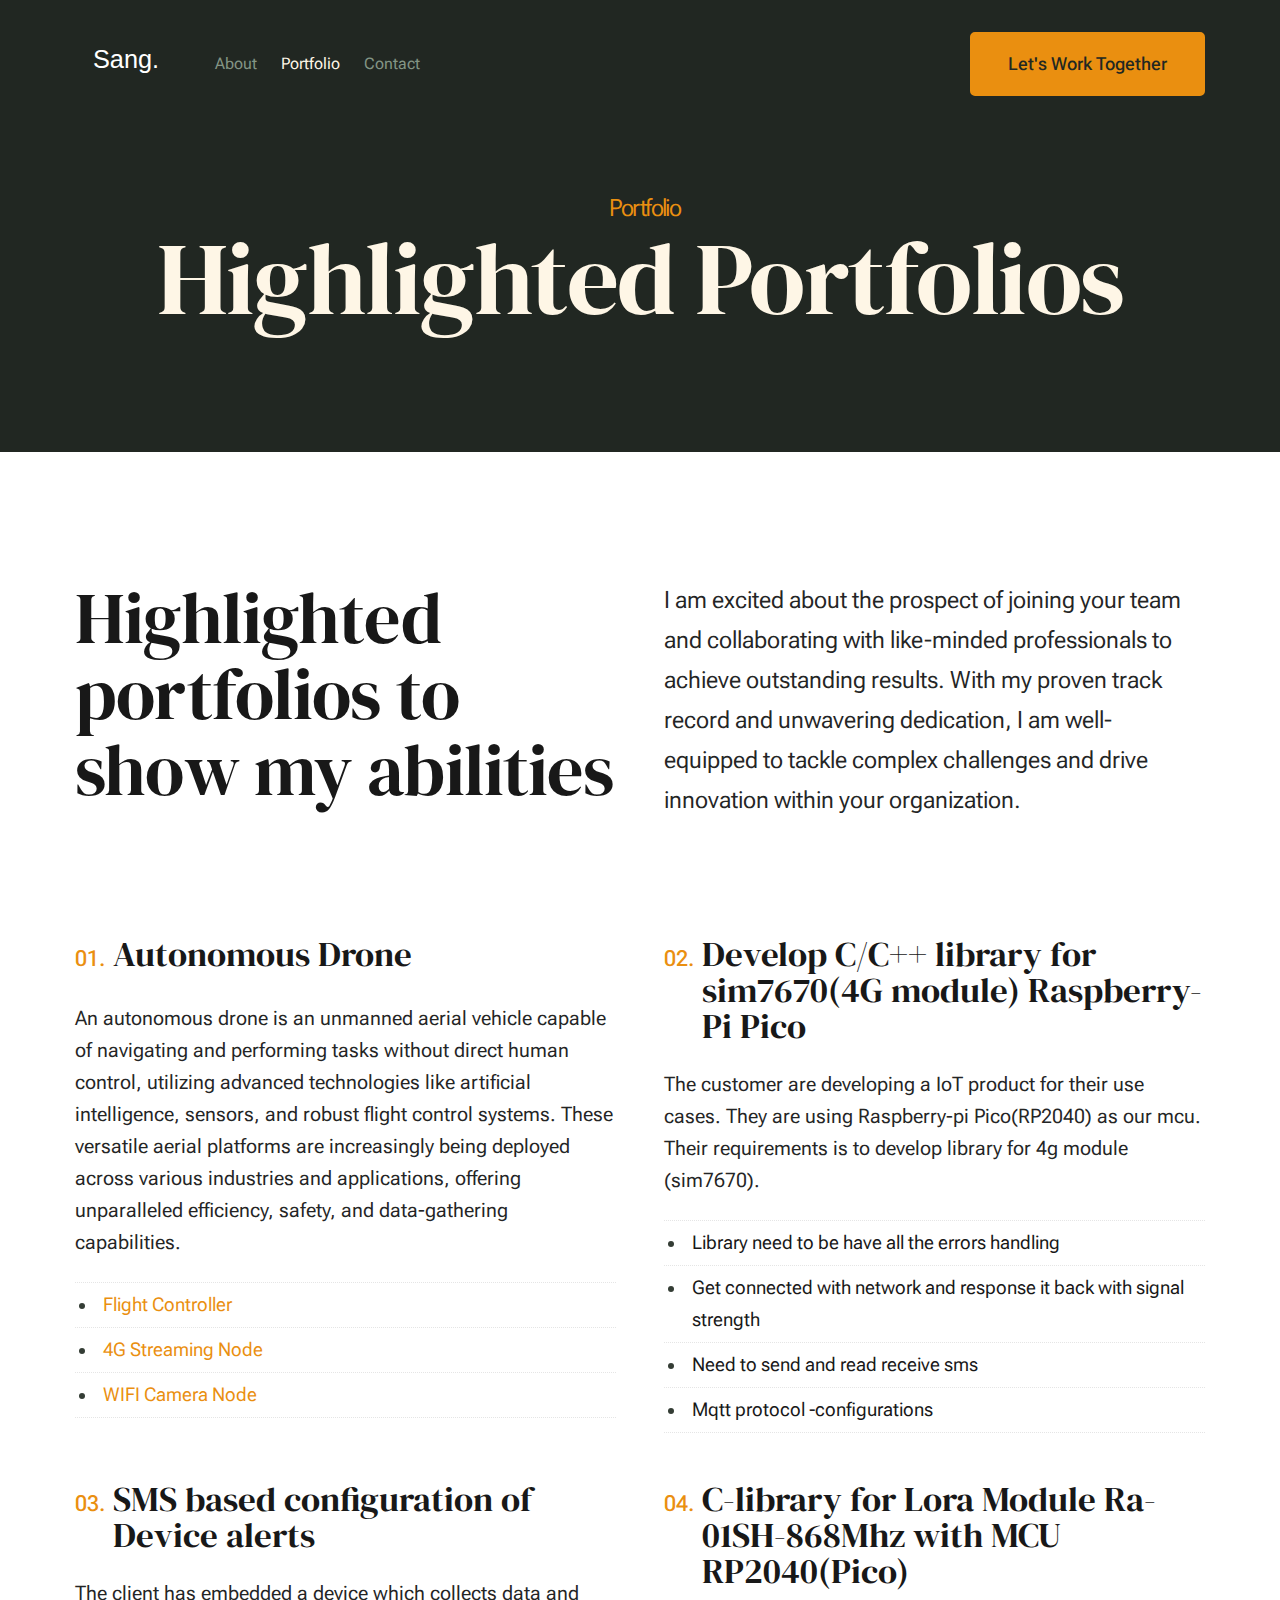
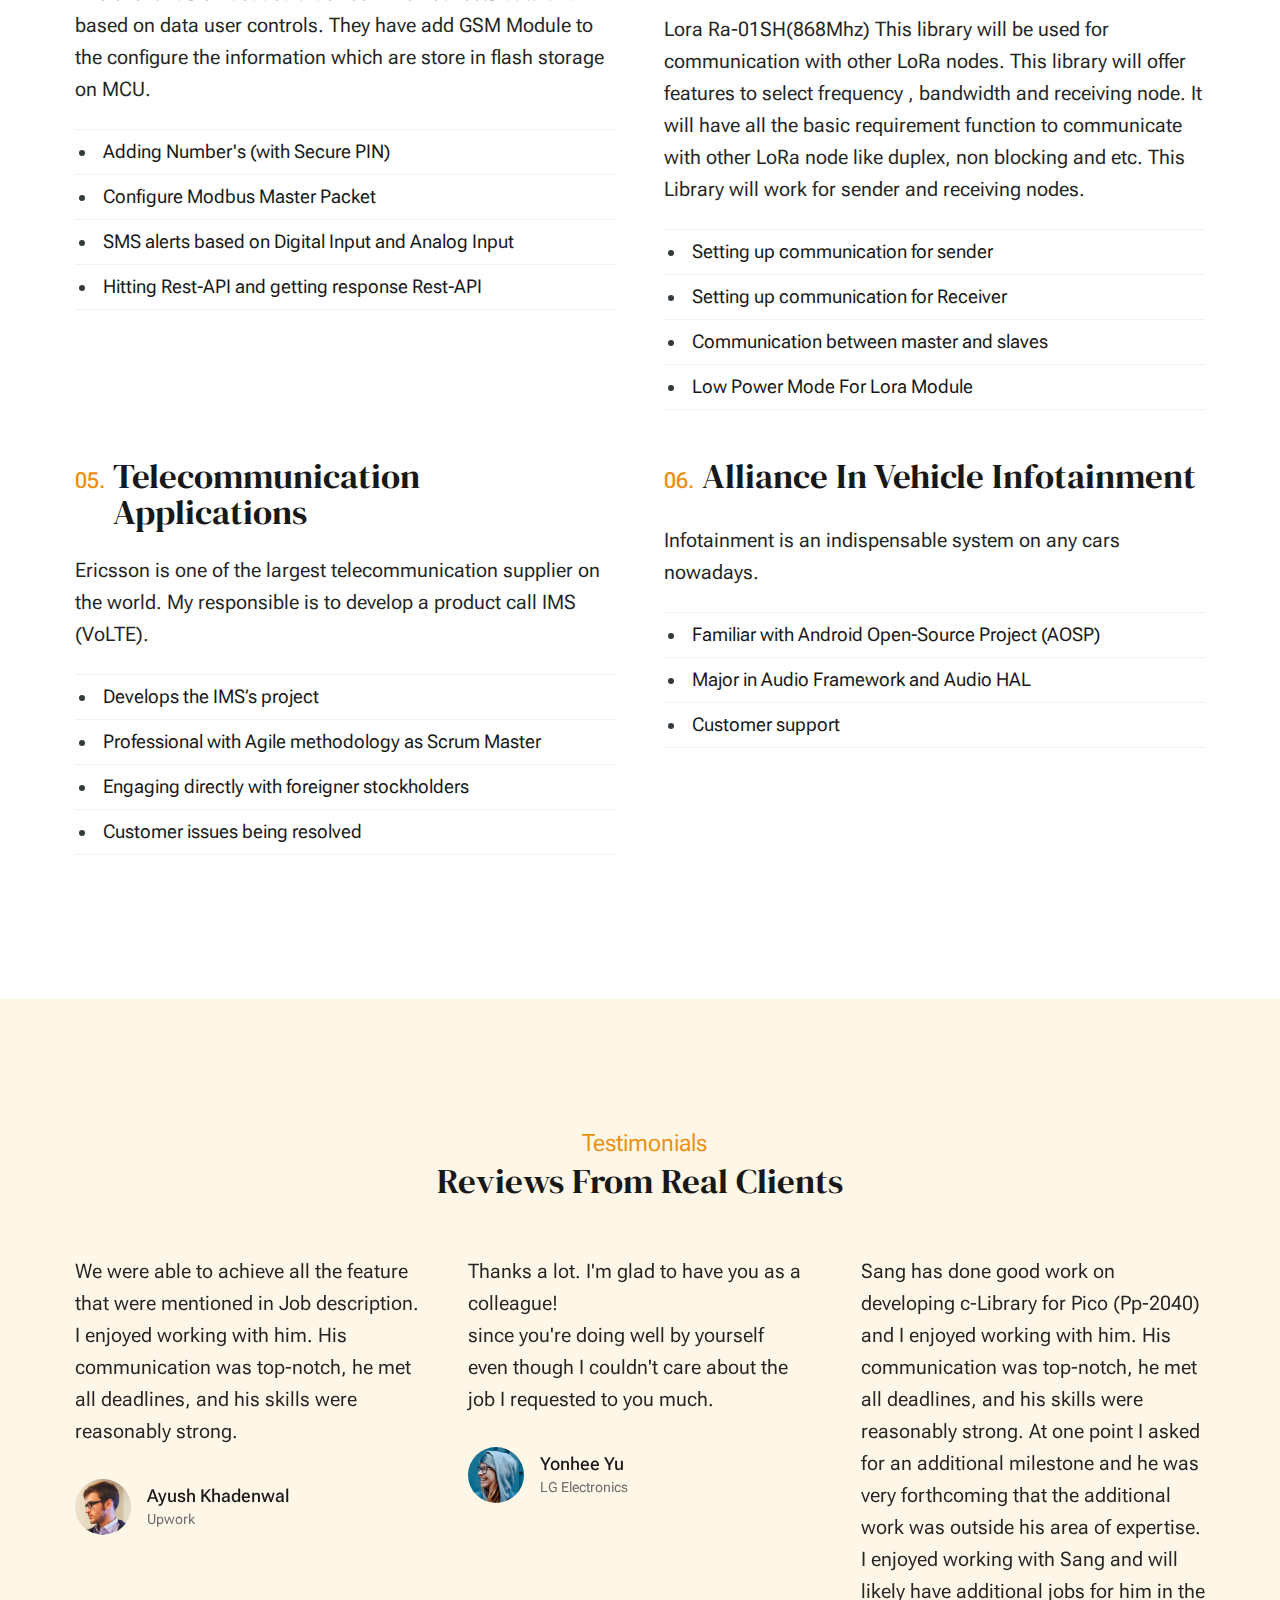
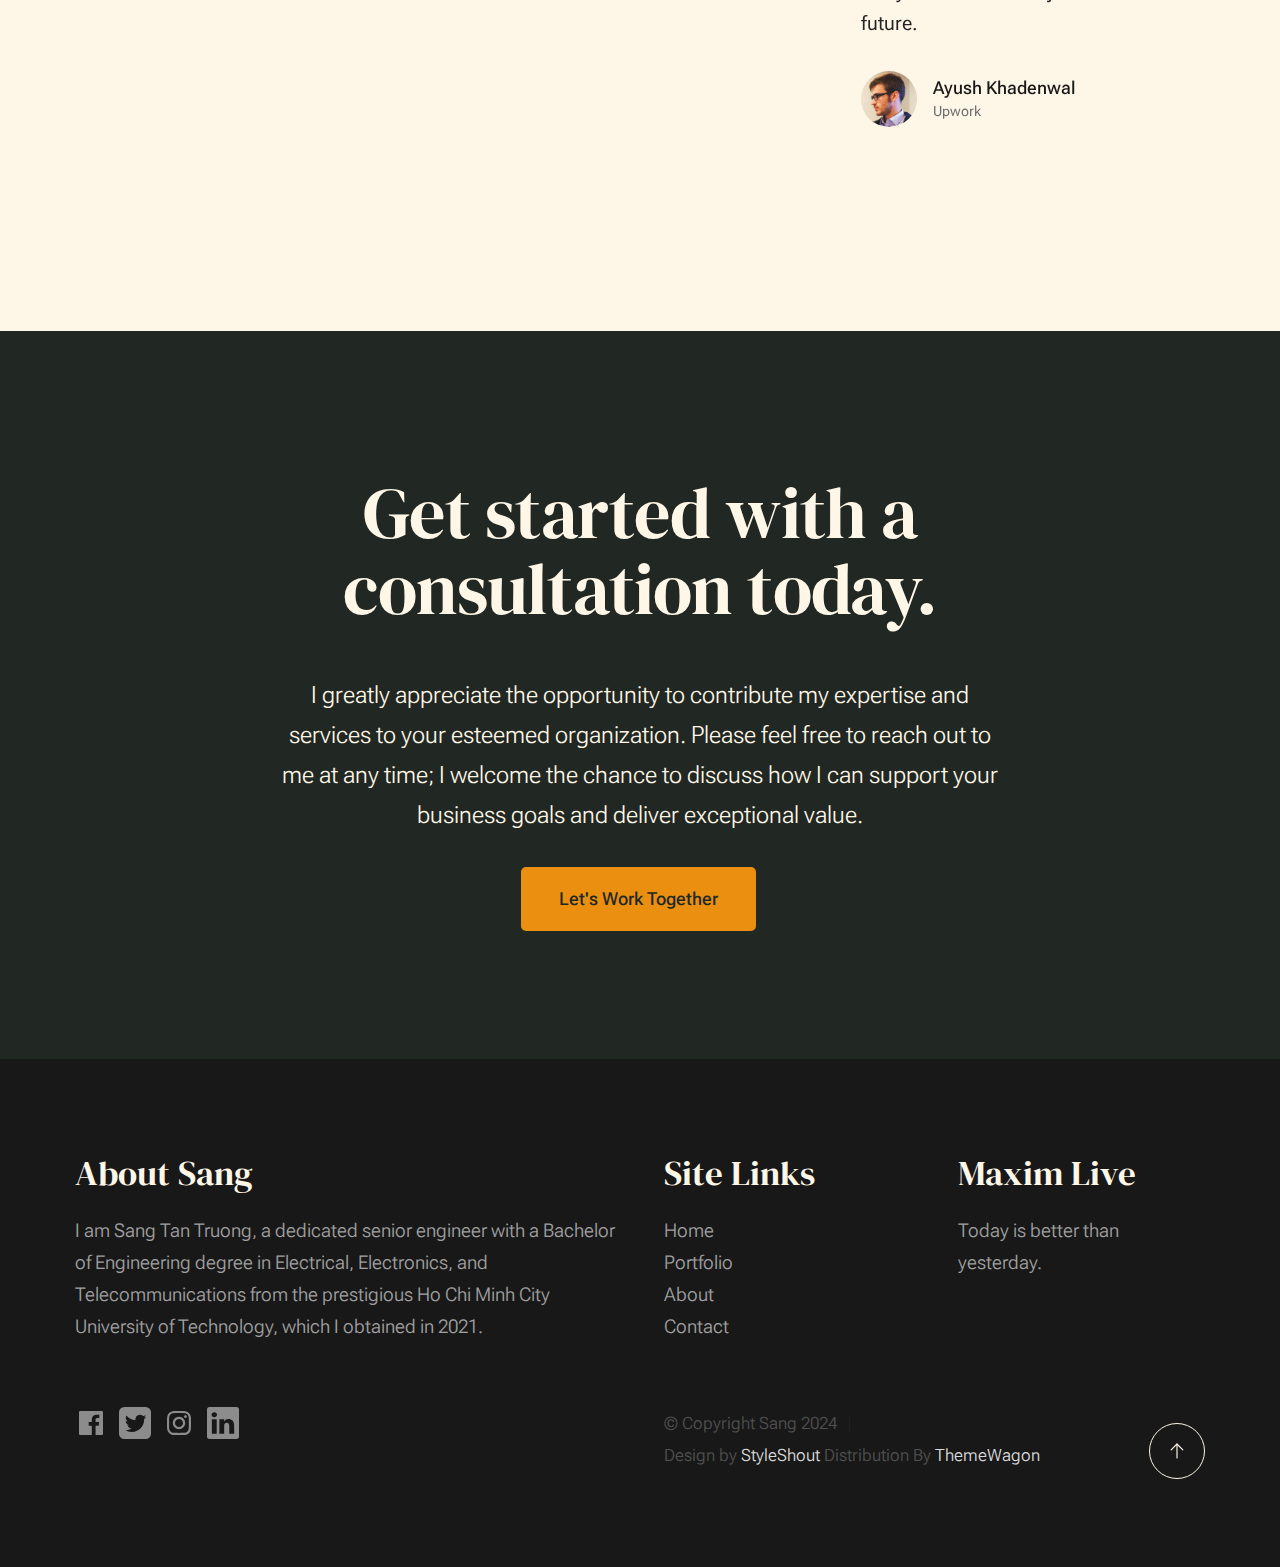
<file: services.html>
<!DOCTYPE html>
<html lang="en" class="no-js" >
<head>

    <!--- basic page needs
    ================================================== -->
    <meta charset="utf-8">
    <meta name="viewport" content="width=device-width, initial-scale=1">
    <title>Portfolio - Sang</title>

    <script>
        document.documentElement.classList.remove('no-js');
        document.documentElement.classList.add('js');
    </script>

    <!-- CSS
    ================================================== -->
    <link rel="stylesheet" href="css/vendor.css">
    <link rel="stylesheet" href="css/styles.css">

    <!-- favicons
    ================================================== -->
    <link rel="apple-touch-icon" sizes="180x180" href="apple-touch-icon.png">
    <link rel="icon" type="image/png" sizes="32x32" href="favicon-32x32.png">
    <link rel="icon" type="image/png" sizes="16x16" href="favicon-16x16.png">
    <link rel="manifest" href="site.webmanifest">

</head>


<body id="top">


    <!-- preloader
    ================================================== -->
    <div id="preloader">
        <div id="loader" class="dots-fade">
            <div></div>
            <div></div>
            <div></div>
        </div>
    </div>


    <!-- page wrap
    ================================================== -->
    <div id="page" class="s-pagewrap">

        <!-- # site header
        ================================================== -->
        <header class="s-header">

            <div class="row s-header__inner width-sixteen-col">

                <div class="s-header__block">
                    <div class="s-header__logo">
                        <a class="logo" href="index.html">
                            <img src="images/logo.svg" alt="Homepage">
                        </a>
                    </div>

                    <a class="s-header__menu-toggle" href="#0"><span>Menu</span></a>
                </div> <!-- end s-header__block -->

                <nav class="s-header__nav">

                    <ul class="s-header__menu-links">
                        <li><a href="about.html">About</a></li>
                        <li class="current"><a href="services.html">Portfolio</a></li>
                        <li><a href="contact.html">Contact</a></li>
                    </ul> <!-- s-header__menu-links -->

                    <div class="s-header__contact">
                        <a href="contact.html" class="btn btn--primary s-header__contact-btn">Let's Work Together</a>
                    </div> <!-- s-header__contact -->

                </nav> <!-- end s-header__nav -->

            </div> <!-- end s-header__inner -->

        </header> <!-- end s-header -->

        <!-- # site main content
        ================================================== -->
        <section id="content" class="s-content">

               <section class="s-pageheader pageheader">
                    <div class="row">
                        <div class="column xl-12">
                            <h1 class="page-title">
                                <span class="page-title__small-type text-pretitle">Portfolio</span>
                                Highlighted Portfolios
                            </h1>

                        </div>
                    </div>
               </section> <!-- pageheader -->

               <section class="s-pagecontent pagecontent">

                    <div class="row pageintro">
                        <div class="column xl-6 lg-12">
                            <h2 class="text-display-title">Highlighted portfolios to show my abilities</h2>
                        </div>
                        <div class="column xl-6 lg-12 u-flexitem-x-right">
                            <p class="lead">
                                I am excited about the prospect of joining your team and collaborating with like-minded professionals
                                to achieve outstanding results. With my proven track record and unwavering dedication,
                                I am well-equipped to tackle complex challenges and drive innovation within your organization.
                            </p>
                        </div>
                    </div>  <!-- pageintro -->

                    <div class="row">
                        <div class="column xl-12 grid-block">

                            <div class="grid-full grid-list-items list-items show-ctr">

                                <div class="grid-list-items__item list-items__item">
                                    <div class="list-items__item-header">
                                        <h3 class="list-items__item-title">Autonomous Drone</h3>
                                    </div>
                                    <div class="list-items__item-text">
                                        <p>
                                            An autonomous drone is an unmanned aerial vehicle capable of navigating and performing tasks without direct human control,
                                            utilizing advanced technologies like artificial intelligence, sensors, and robust flight control systems.
                                            These versatile aerial platforms are increasingly being deployed across various industries and applications,
                                            offering unparalleled efficiency, safety, and data-gathering capabilities.
                                        </p>

                                        <ul class="list-services">
                                            <li><a href="https://github.com/SangTruongTan/Flight-Controller" target="_blank">Flight Controller</a></li>
                                            <li><a href="https://github.com/SangTruongTan/Esp32_4GNode" target="_blank">4G Streaming Node</a></li>
                                            <li><a href="https://github.com/SangTruongTan/EspCam_4G_Project" target="_blank">WIFI Camera Node</a></li>
                                        </ul>
                                    </div>
                                </div> <!-- end list-items__item -->
                                <div class="grid-list-items__item list-items__item">
                                    <div class="list-items__item-header">
                                        <h3 class="list-items__item-title">Develop C/C++ library for sim7670(4G module) Raspberry-Pi Pico</h3>
                                    </div>
                                    <div class="list-items__item-text">
                                        <p>
                                            The customer are developing a IoT product for their use cases.
                                            They are using Raspberry-pi Pico(RP2040) as our mcu.
                                            Their requirements is to develop library for 4g module (sim7670).
                                        </p>

                                        <ul class="list-services">
                                            <li>Library need to be have all the errors handling</li>
                                            <li>Get connected with network and response it back with signal strength</li>
                                            <li>Need to send and read receive sms</li>
                                            <li>Mqtt protocol -configurations</li>
                                        </ul>
                                    </div>
                                </div> <!-- end list-items__item -->
                                <div class="grid-list-items__item list-items__item">
                                    <div class="list-items__item-header">
                                        <h3 class="list-items__item-title">SMS based configuration of Device alerts</h3>
                                    </div>
                                    <div class="list-items__item-text">
                                        <p>
                                            The client has embedded a device which collects data and based on data user controls.
                                            They have add GSM Module to the configure the information which are store in flash storage on MCU.
                                        </p>

                                        <ul class="list-services">
                                            <li>Adding Number's (with Secure PIN)</li>
                                            <li>Configure Modbus Master Packet</li>
                                            <li>SMS alerts based on Digital Input and Analog Input</li>
                                            <li>Hitting Rest-API and getting response Rest-API</li>
                                        </ul>
                                    </div>
                                </div> <!-- end list-items__item -->
                                <div class="grid-list-items__item list-items__item">
                                    <div class="list-items__item-header">
                                        <h3 class="list-items__item-title">C-library for Lora Module Ra-01SH-868Mhz with MCU RP2040(Pico)</h3>
                                    </div>
                                    <div class="list-items__item-text">
                                        <p>
                                            Lora Ra-01SH(868Mhz) This library will be used for communication with other LoRa nodes.
                                            This library will offer features to select frequency , bandwidth and receiving node.
                                            It will have all the basic requirement function to communicate with other LoRa node like duplex,
                                            non blocking and etc. This Library will work for sender and receiving nodes.
                                        </p>

                                        <ul class="list-services">
                                            <li>Setting up communication for sender</li>
                                            <li>Setting up communication for Receiver </li>
                                            <li>Communication between master and slaves</li>
                                            <li>Low Power Mode For Lora Module</li>
                                        </ul>
                                    </div>
                                </div> <!-- end list-items__item -->
                                <div class="grid-list-items__item list-items__item">
                                    <div class="list-items__item-header">
                                        <h3 class="list-items__item-title">Telecommunication Applications</h3>
                                    </div>
                                    <div class="list-items__item-text">
                                        <p>
                                            Ericsson is one of the largest telecommunication supplier on the world.
                                            My responsible is to develop a product call IMS (VoLTE).
                                        </p>

                                        <ul class="list-services">
                                            <li>Develops the IMS’s project</li>
                                            <li>Professional with Agile methodology as Scrum Master</li>
                                            <li>Engaging directly with foreigner stockholders</li>
                                            <li>Customer issues being resolved</li>
                                        </ul>
                                    </div>
                                </div> <!-- end list-items__item -->
                                <div class="grid-list-items__item list-items__item">
                                    <div class="list-items__item-header">
                                        <h3 class="list-items__item-title">Alliance In Vehicle Infotainment</h3>
                                    </div>
                                    <div class="list-items__item-text">
                                        <p>
                                            Infotainment is an indispensable system on any cars nowadays.
                                        </p>

                                        <ul class="list-services">
                                            <li>Familiar with Android Open-Source Project (AOSP)</li>
                                            <li>Major in Audio Framework and Audio HAL</li>
                                            <li>Customer support</li>
                                        </ul>
                                    </div>
                                </div> <!-- end list-items__item -->
                            </div> <!-- grid-list-items -->


                        </div> <!-- end grid-block-->
                    </div> <!-- end row -->

               </section> <!-- pagecontent -->

               <section class="s-testimonials">

                    <div class="s-testimonials__header row row-x-center text-center">
                        <div class="column xl-8 lg-12">

                            <p class="text-pretitle">
                            Testimonials
                            </p>
                            <h3>
                            Reviews From Real Clients
                            </h3>

                        </div>
                    </div> <!--end s-testimonials__header -->

                    <div class="row s-testimonials__content">
                        <div class="column xl-12 testimonials">

                            <div class="swiper-container testimonials__slider page-slider">

                                <div class="swiper-wrapper">
                                    <div class="testimonials__slide swiper-slide">
                                        <p>
                                            We were able to achieve all the feature that were mentioned in Job description.
                                            I enjoyed working with him. His communication was top-notch, he met all deadlines,
                                            and his skills were reasonably strong.
                                        </p>
                                        <div class="testimonials__author">
                                            <img src="images/avatars/user-01.jpg" alt="Author image" class="testimonials__avatar">
                                            <cite class="testimonials__cite">
                                                <strong>Ayush Khadenwal</strong>
                                                <span>Upwork</span>
                                            </cite>
                                        </div>
                                    </div>
                                    <div class="testimonials__slide swiper-slide">
                                        <p>
                                        Thanks a lot. I'm glad to have you as a colleague!<br>
                                        since you're doing well by yourself<br>
                                        even though I couldn't care about the job I requested to you much.
                                        </p>
                                        <div class="testimonials__author">
                                            <img src="images/avatars/user-02.jpg" alt="Author image" class="testimonials__avatar">
                                            <cite class="testimonials__cite">
                                                <strong>Yonhee Yu</strong>
                                                <span>LG Electronics</span>
                                            </cite>
                                        </div>
                                    </div>
                                    <div class="testimonials__slide swiper-slide">
                                        <p>
                                            Sang has done good work on developing c-Library for Pico (Pp-2040) and I enjoyed working with him.
                                            His communication was top-notch, he met all deadlines, and his skills were reasonably strong.
                                            At one point I asked for an additional milestone and he was very forthcoming that
                                            the additional work was outside his area of expertise.
                                            I enjoyed working with Sang and will likely have additional jobs for him in the future.
                                        </p>
                                        <div class="testimonials__author">
                                            <img src="images/avatars/user-01.jpg" alt="Author image" class="testimonials__avatar">
                                            <cite class="testimonials__cite">
                                                <strong>Ayush Khadenwal</strong>
                                                <span>Upwork</span>
                                            </cite>
                                        </div>
                                    </div>
                                </div> <!-- end swiper-wrapper -->

                                <div class="swiper-pagination"></div>

                            </div> <!--end testimonials__slider -->

                        </div> <!-- testimonials -->
                    </div> <!--end s-testimonials__content -->

               </section> <!-- end s-testimonials -->

        </section> <!-- s-content-->

        <!-- # cta
        ================================================== -->
        <section id="cta" class="s-cta">

            <div class="row row-x-center text-center">
                <div class="column xl-8 lg-12">

                    <div class="s-cta__content">
                        <h2 class="text-display-title">
                        Get started with a consultation today.
                        </h2>
                        <p class="lead">
                            I greatly appreciate the opportunity to contribute my expertise and
                            services to your esteemed organization. Please feel free to reach out to me at any time;
                            I welcome the chance to discuss how I can support your business goals and deliver exceptional value.
                        </p>
                        <a href="contact.html" class="btn btn--primary">Let's Work Together</a>
                    </div>

                </div>
            </div>

        </section> <!-- end s-cta -->


        <!-- # footer
        ================================================== -->
        <footer class="s-footer">
            <div class="row s-footer__content">
                <div class="column xl-6 lg-6 md-12 s-footer__block s-footer__about">
                    <h3>About Sang</h3>
                    <p>
                        I am Sang Tan Truong, a dedicated senior engineer
                        with a Bachelor of Engineering degree in Electrical, Electronics, and Telecommunications
                        from the prestigious Ho Chi Minh City University of Technology, which I obtained in 2021.
                    </p>
                </div>
                <div class="column xl-3 lg-6 md-12 s-footer__block s-footer__site-links">
                    <h3>Site Links</h3>
                    <ul class="link-list">
                        <li><a href="index.html">Home</a></li>
                        <li><a href="services.html" target="_blank">Portfolio</a></li>
                        <li><a href="about.html" target="_blank">About</a></li>
                        <li><a href="contact.html" target="_blank">Contact</a></li>
                    </ul>
                </div>
                <div class="column xl-3 lg-6 md-12 tab-12 s-footer__block s-footer__newsletter">
                    <h3>Maxim Live</h3>
                    <p>
                        Today is better than yesterday.
                    </p>
                </div>
            </div>

            <div class="row s-footer__bottom">
                <div class="column xl-6 lg-12">
                    <ul class="s-footer__social social-list">
                        <li>
                            <a href="https://www.facebook.com/tan.sang.1428/" target="_blank">
                                <svg xmlns="http://www.w3.org/2000/svg" width="24" height="24" viewBox="0 0 24 24" style="fill:rgba(0, 0, 0, 1);transform:;-ms-filter:"><path d="M20,3H4C3.447,3,3,3.448,3,4v16c0,0.552,0.447,1,1,1h8.615v-6.96h-2.338v-2.725h2.338v-2c0-2.325,1.42-3.592,3.5-3.592 c0.699-0.002,1.399,0.034,2.095,0.107v2.42h-1.435c-1.128,0-1.348,0.538-1.348,1.325v1.735h2.697l-0.35,2.725h-2.348V21H20 c0.553,0,1-0.448,1-1V4C21,3.448,20.553,3,20,3z"></path></svg>
                                <span class="u-screen-reader-text">Facebook</span>
                            </a>
                        </li>
                        <li>
                            <a href="https://twitter.com/sang_truon45366" target="_blank">
                                <svg xmlns="http://www.w3.org/2000/svg" width="24" height="24" viewBox="0 0 24 24" fill="#000"><path d="M20 0a4 4 0 0 1 4 4v16a4 4 0 0 1-4 4H4a4 4 0 0 1-4-4V4a4 4 0 0 1 4-4h16zm-4.42 5.8a3.28 3.28 0 0 0-3.2 4.03A9.32 9.32 0 0 1 5.61 6.4a3.26 3.26 0 0 0 1.02 4.38 3.27 3.27 0 0 1-1.49-.4v.03a3.28 3.28 0 0 0 2.64 3.22 3.3 3.3 0 0 1-1.49.06 3.29 3.29 0 0 0 3.07 2.28 6.59 6.59 0 0 1-4.86 1.36 9.29 9.29 0 0 0 5.03 1.47c6.04 0 9.34-5 9.34-9.34v-.42a6.65 6.65 0 0 0 1.63-1.7c-.59.26-1.22.44-1.89.52.68-.41 1.2-1.05 1.45-1.82-.64.38-1.34.65-2.09.8a3.28 3.28 0 0 0-2.4-1.04z"/></svg>
                                <span class="u-screen-reader-text">Twitter</span>
                            </a>
                        </li>
                        <li>
                            <a href="https://www.instagram.com/sang_truongtan/" target="_blank">
                                <svg xmlns="http://www.w3.org/2000/svg" width="24" height="24" viewBox="0 0 24 24" style="fill:rgba(0, 0, 0, 1);transform:;-ms-filter:"><path d="M11.999,7.377c-2.554,0-4.623,2.07-4.623,4.623c0,2.554,2.069,4.624,4.623,4.624c2.552,0,4.623-2.07,4.623-4.624 C16.622,9.447,14.551,7.377,11.999,7.377L11.999,7.377z M11.999,15.004c-1.659,0-3.004-1.345-3.004-3.003 c0-1.659,1.345-3.003,3.004-3.003s3.002,1.344,3.002,3.003C15.001,13.659,13.658,15.004,11.999,15.004L11.999,15.004z"></path><circle cx="16.806" cy="7.207" r="1.078"></circle><path d="M20.533,6.111c-0.469-1.209-1.424-2.165-2.633-2.632c-0.699-0.263-1.438-0.404-2.186-0.42 c-0.963-0.042-1.268-0.054-3.71-0.054s-2.755,0-3.71,0.054C7.548,3.074,6.809,3.215,6.11,3.479C4.9,3.946,3.945,4.902,3.477,6.111 c-0.263,0.7-0.404,1.438-0.419,2.186c-0.043,0.962-0.056,1.267-0.056,3.71c0,2.442,0,2.753,0.056,3.71 c0.015,0.748,0.156,1.486,0.419,2.187c0.469,1.208,1.424,2.164,2.634,2.632c0.696,0.272,1.435,0.426,2.185,0.45 c0.963,0.042,1.268,0.055,3.71,0.055s2.755,0,3.71-0.055c0.747-0.015,1.486-0.157,2.186-0.419c1.209-0.469,2.164-1.424,2.633-2.633 c0.263-0.7,0.404-1.438,0.419-2.186c0.043-0.962,0.056-1.267,0.056-3.71s0-2.753-0.056-3.71C20.941,7.57,20.801,6.819,20.533,6.111z M19.315,15.643c-0.007,0.576-0.111,1.147-0.311,1.688c-0.305,0.787-0.926,1.409-1.712,1.711c-0.535,0.199-1.099,0.303-1.67,0.311 c-0.95,0.044-1.218,0.055-3.654,0.055c-2.438,0-2.687,0-3.655-0.055c-0.569-0.007-1.135-0.112-1.669-0.311 c-0.789-0.301-1.414-0.923-1.719-1.711c-0.196-0.534-0.302-1.099-0.311-1.669c-0.043-0.95-0.053-1.218-0.053-3.654 c0-2.437,0-2.686,0.053-3.655c0.007-0.576,0.111-1.146,0.311-1.687c0.305-0.789,0.93-1.41,1.719-1.712 c0.534-0.198,1.1-0.303,1.669-0.311c0.951-0.043,1.218-0.055,3.655-0.055c2.437,0,2.687,0,3.654,0.055 c0.571,0.007,1.135,0.112,1.67,0.311c0.786,0.303,1.407,0.925,1.712,1.712c0.196,0.534,0.302,1.099,0.311,1.669 c0.043,0.951,0.054,1.218,0.054,3.655c0,2.436,0,2.698-0.043,3.654H19.315z"></path></svg>
                                <span class="u-screen-reader-text">Instagram</span>
                            </a>
                        </li>
                        <li>
                            <a href="https://www.linkedin.com/in/sang-truong-tan-82979b220/" target="_blank">
                                <svg xmlns="http://www.w3.org/2000/svg" width="24" height="24" viewBox="0 0 24 24" fill="#000"><path d="M22.23 0H1.77C.8 0 0 .77 0 1.72v20.56C0 23.23.8 24 1.77 24h20.46c.98 0 1.77-.77 1.77-1.72V1.72C24 .77 23.2 0 22.23 0zM7.27 20.1H3.65V9.24h3.62V20.1zM5.47 7.76h-.03c-1.22 0-2-.83-2-1.87 0-1.06.8-1.87 2.05-1.87 1.24 0 2 .8 2.02 1.87 0 1.04-.78 1.87-2.05 1.87zM20.34 20.1h-3.63v-5.8c0-1.45-.52-2.45-1.83-2.45-1 0-1.6.67-1.87 1.32-.1.23-.11.55-.11.88v6.05H9.28s.05-9.82 0-10.84h3.63v1.54a3.6 3.6 0 0 1 3.26-1.8c2.39 0 4.18 1.56 4.18 4.89v6.21z"/></svg>
                                <span class="u-screen-reader-text">Linkedin</span>
                            </a>
                        </li>
                    </ul> <!-- end s-footer__social -->
                </div>
                <div class="column xl-6 lg-12">
                    <p class="ss-copyright">
                        <span>© Copyright Sang 2024</span>
                        <span>Design by <a href="https://www.styleshout.com/">StyleShout</a> Distribution By <a href="https://themewagon.com">ThemeWagon</a></span>
                    </p>
                </div>

                <div class="ss-go-top">
                    <a class="smoothscroll" title="Back to Top" href="#top">
                        <svg xmlns="http://www.w3.org/2000/svg" viewBox="0 0 24 24" width="36" height="36" fill="none" stroke="#ffffff" stroke-width="1" stroke-linecap="round" stroke-linejoin="round">&lt;!--!  Atomicons Free 1.00 by @atisalab License - https://atomicons.com/license/ (Icons: CC BY 4.0) Copyright 2021 Atomicons --&gt;<polyline points="17 11 12 6 7 11"></polyline><line x1="12" y1="18" x2="12" y2="6"></line></svg>
                    </a>
                </div> <!-- end ss-go-top -->
            </div>

        </footer> <!-- end s-footer -->

    </div> <!-- end page-wrap -->

    <!-- Java Script
    ================================================== -->
    <script src="js/plugins.js"></script>
    <script src="js/main.js"></script>

</body>
</html>
</file>
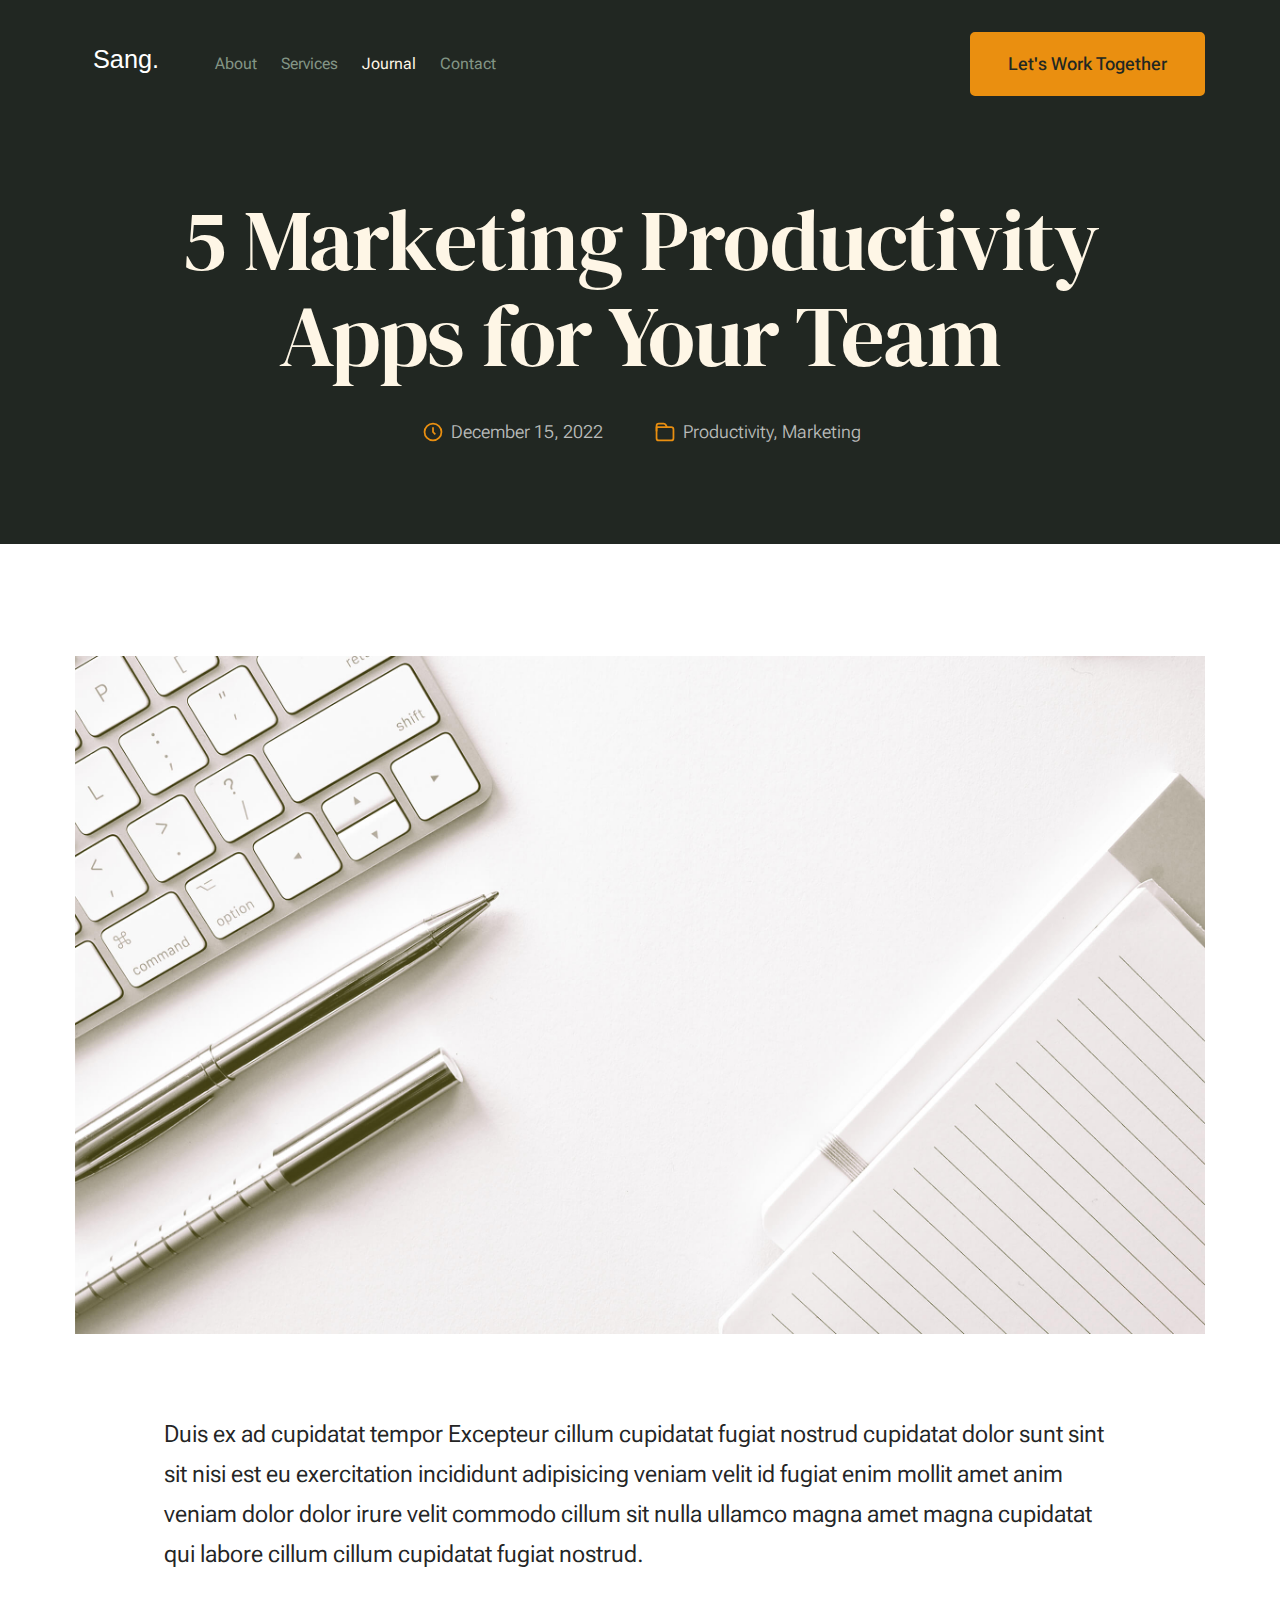
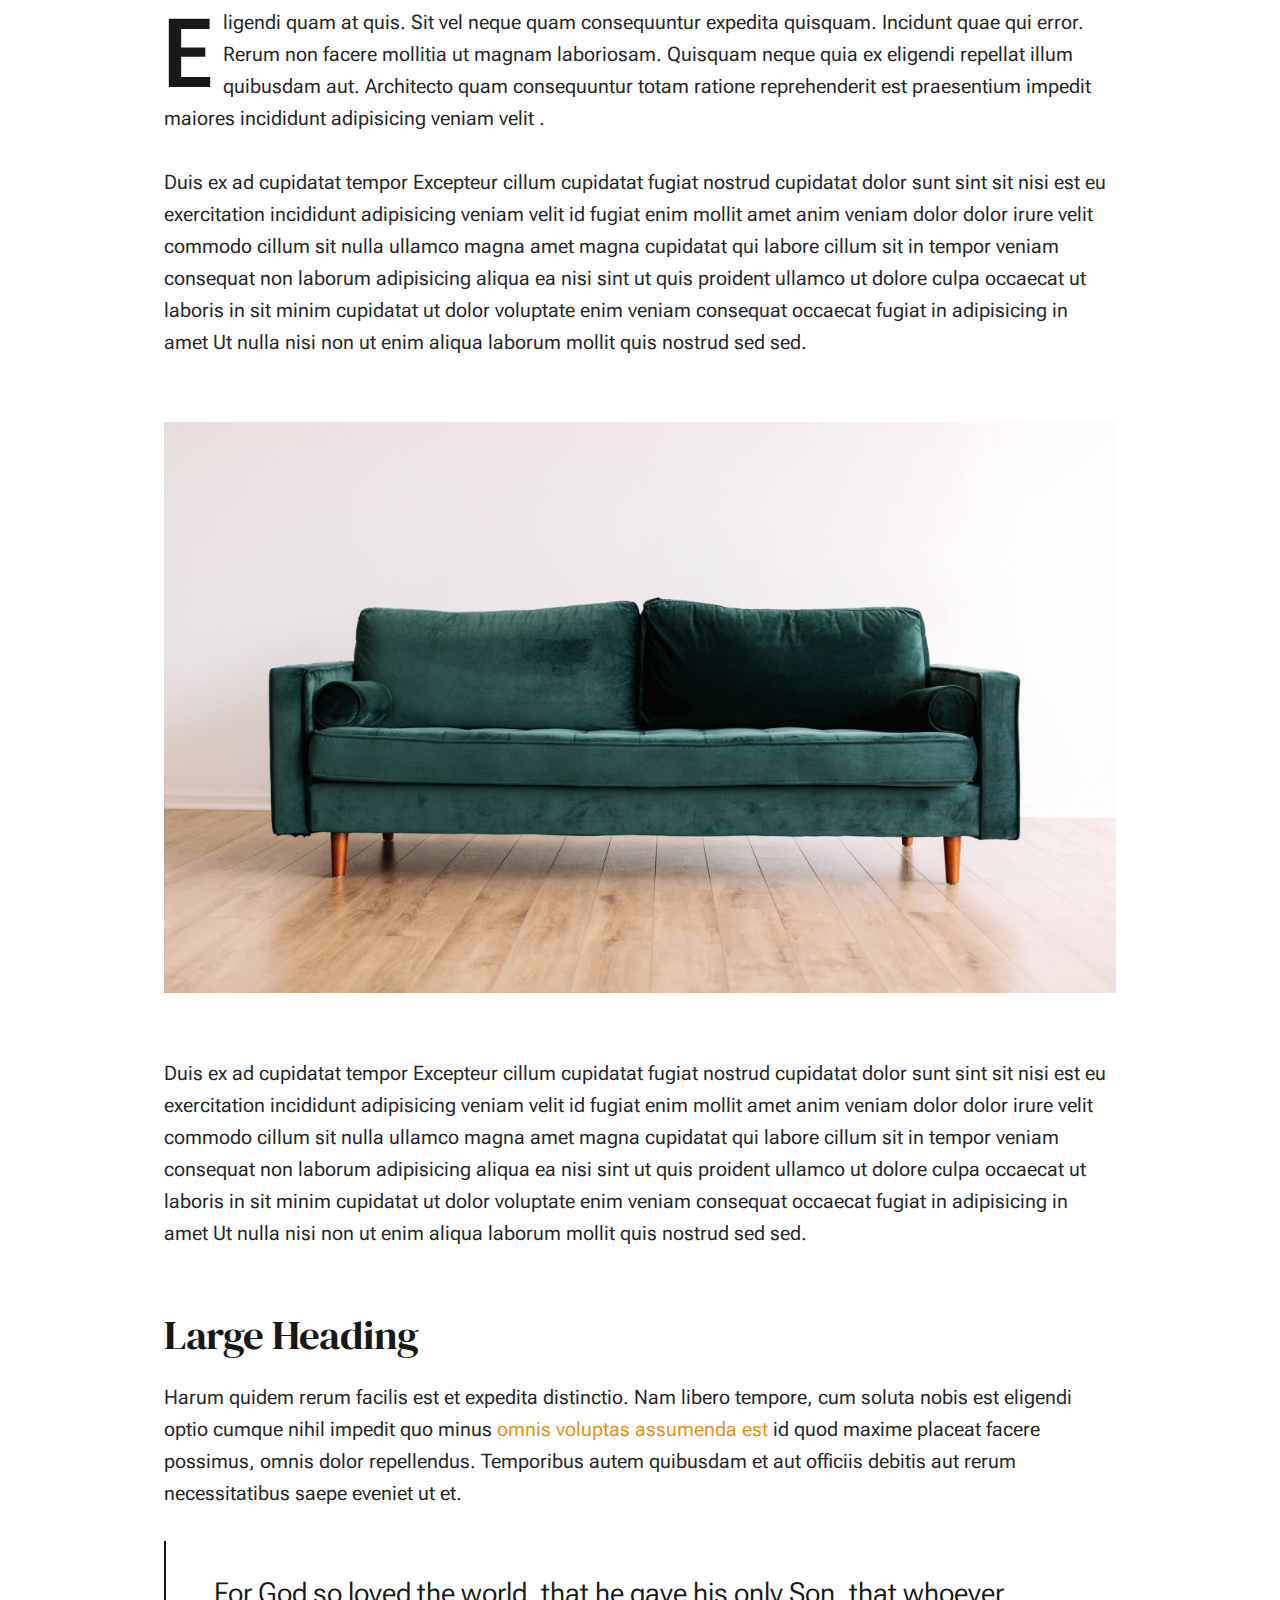
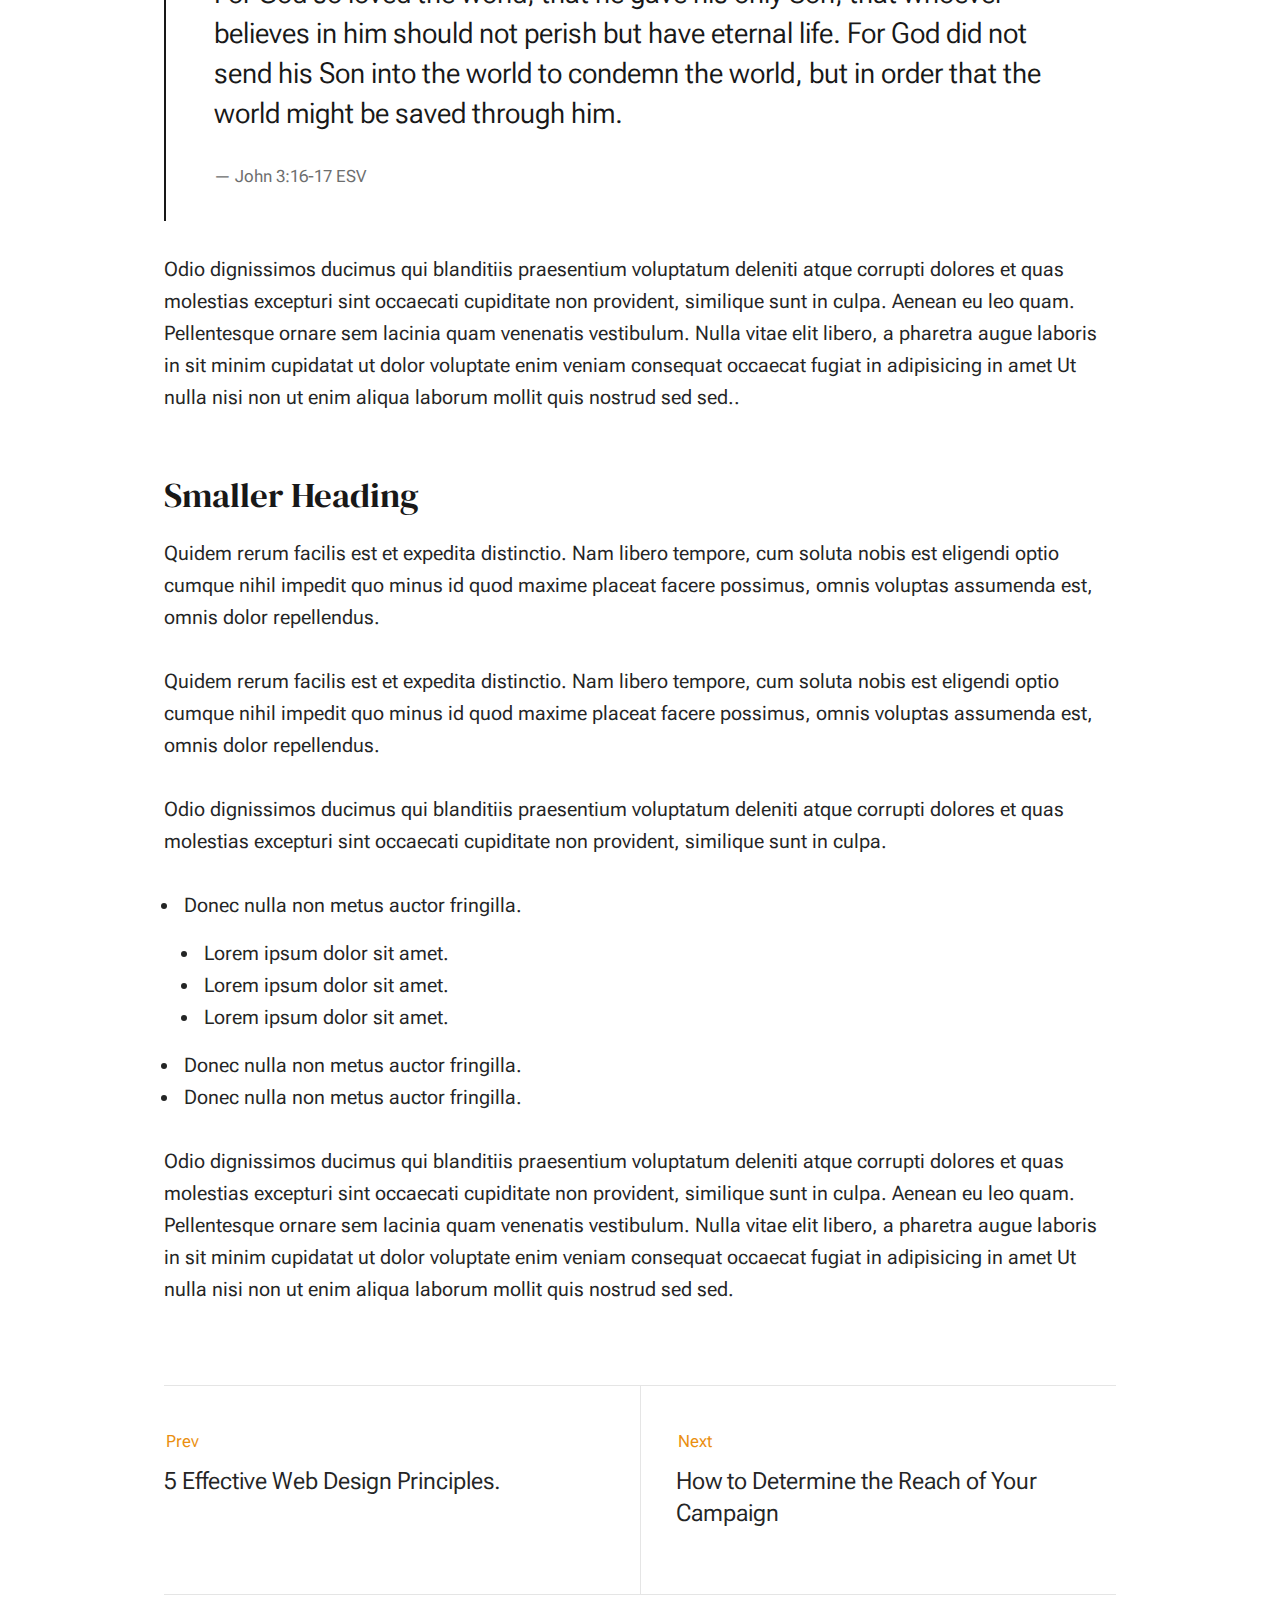
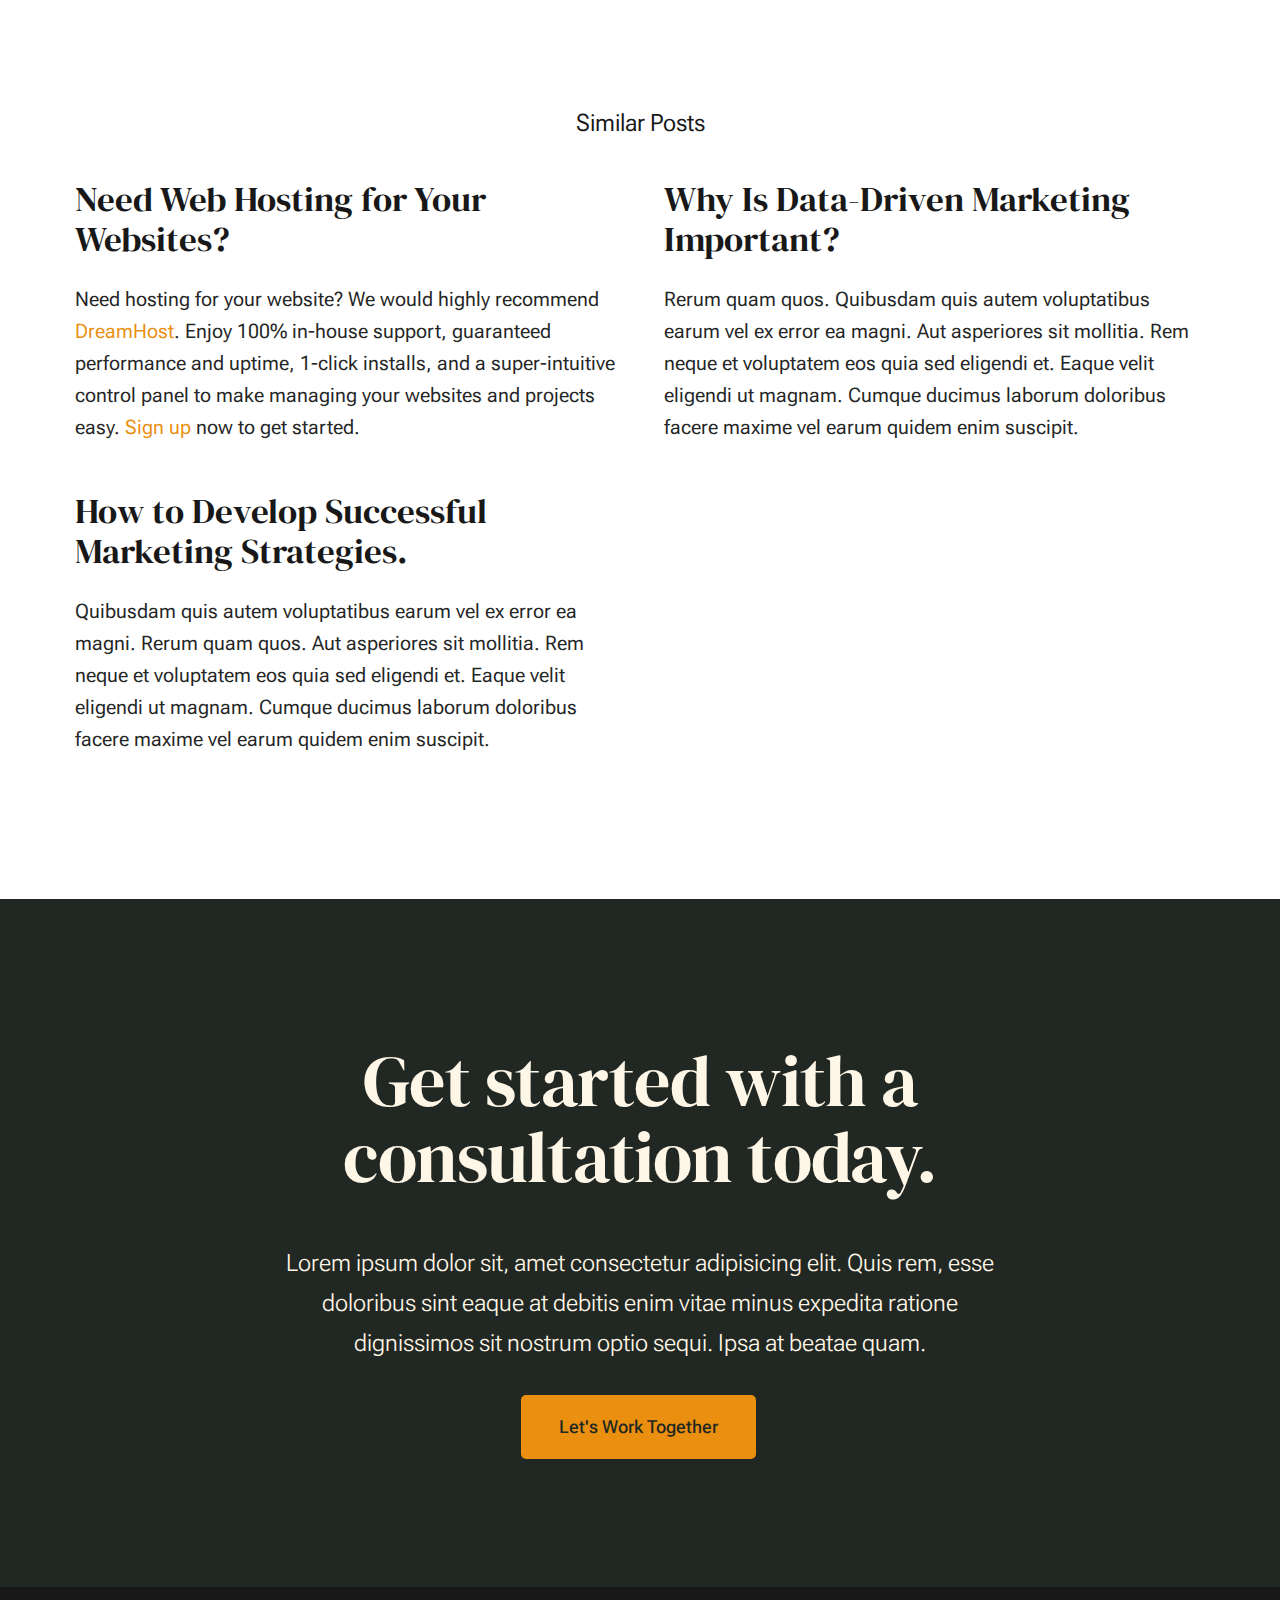
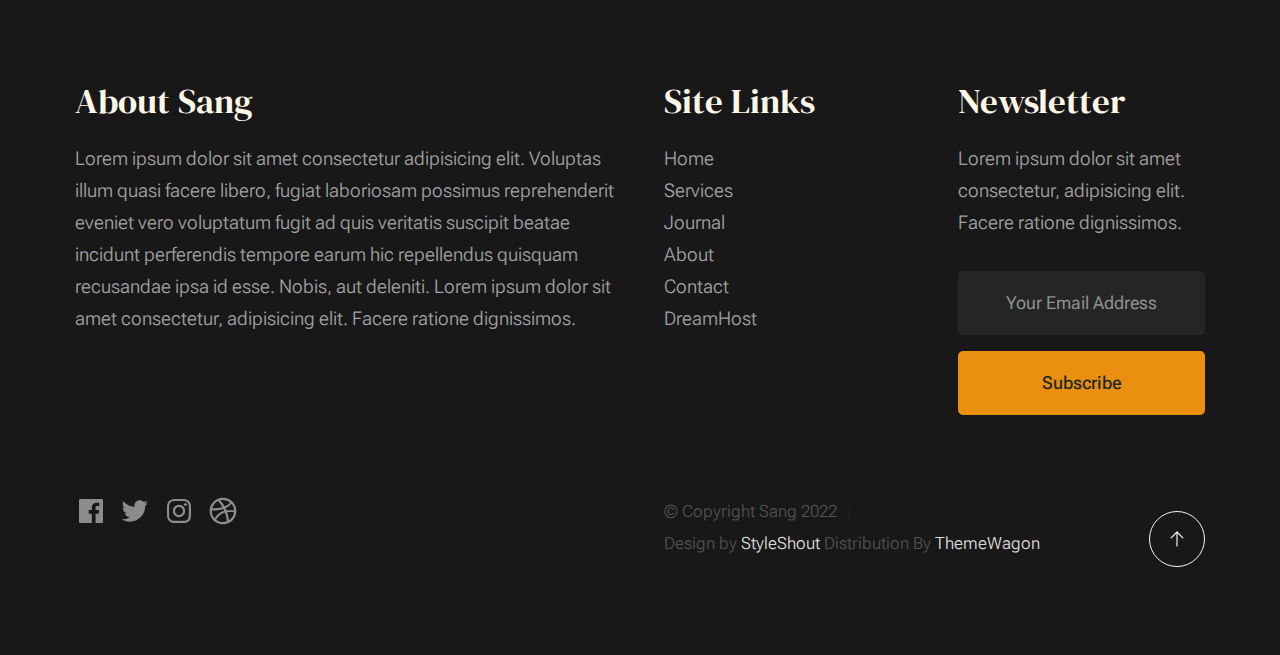
<file: single.html>
<!DOCTYPE html>
<html lang="en" class="no-js" >
<head>

    <!--- basic page needs
    ================================================== -->
    <meta charset="utf-8">
    <meta name="viewport" content="width=device-width, initial-scale=1">
    <title>Single - Sang</title>

    <script>
        document.documentElement.classList.remove('no-js');
        document.documentElement.classList.add('js');
    </script>

    <!-- CSS
    ================================================== -->
    <link rel="stylesheet" href="css/vendor.css">
    <link rel="stylesheet" href="css/styles.css">

    <!-- favicons
    ================================================== -->
    <link rel="apple-touch-icon" sizes="180x180" href="apple-touch-icon.png">
    <link rel="icon" type="image/png" sizes="32x32" href="favicon-32x32.png">
    <link rel="icon" type="image/png" sizes="16x16" href="favicon-16x16.png">
    <link rel="manifest" href="site.webmanifest">

</head>


<body id="top">


    <!-- preloader
    ================================================== -->
    <div id="preloader">
        <div id="loader" class="dots-fade">
            <div></div>
            <div></div>
            <div></div>
        </div>
    </div>


    <!-- page wrap
    ================================================== -->
    <div id="page" class="s-pagewrap">


        <!-- # site header 
        ================================================== -->
        <header class="s-header">

            <div class="row s-header__inner width-sixteen-col">

                <div class="s-header__block">
                    <div class="s-header__logo">
                        <a class="logo" href="index.html">
                            <img src="images/logo.svg" alt="Homepage">
                        </a>
                    </div>

                    <a class="s-header__menu-toggle" href="#0"><span>Menu</span></a>
                </div> <!-- end s-header__block -->

                <nav class="s-header__nav">    
                    <ul class="s-header__menu-links">
                        <li><a href="about.html">About</a></li>
                        <li><a href="services.html">Services</a></li>
                        <li class="current"><a href="blog.html">Journal</a></li>
                        <li><a href="contact.html">Contact</a></li>
                    </ul> <!-- s-header__menu-links -->

                    <div class="s-header__contact">
                        <a href="contact.html" class="btn btn--primary s-header__contact-btn">Let's Work Together</a>
                        
                    </div> <!-- s-header__contact -->    
                </nav> <!-- end s-header__nav -->

            </div> <!-- end s-header__inner -->

        </header> <!-- end s-header -->


        <!-- # site main content
        ================================================== -->
        <article id="content" class="s-content entry">

            <div class="s-pageheader entry__header">
                <div class="row">
                    <div class="column xl-12">

                        <h1 class="entry__title">
                            5 Marketing Productivity Apps for Your Team
                        </h1> <!-- end entry__title -->

                        <div class="entry__meta">
                            <div class="entry__meta-date">
                                <svg width="24" height="24" fill="none" viewBox="0 0 24 24">
                                    <circle cx="12" cy="12" r="7.25" stroke="currentColor" stroke-width="1.5"></circle>
                                    <path stroke="currentColor" stroke-width="1.5" d="M12 8V12L14 14"></path>
                                </svg>
                                December 15, 2022 
                            </div>
                            <div class="entry__meta-cat">
                                <svg width="24" height="24" fill="none" viewBox="0 0 24 24">
                                    <path stroke="currentColor" stroke-linecap="round" stroke-linejoin="round" stroke-width="1.5" d="M19.25 17.25V9.75C19.25 8.64543 18.3546 7.75 17.25 7.75H4.75V17.25C4.75 18.3546 5.64543 19.25 6.75 19.25H17.25C18.3546 19.25 19.25 18.3546 19.25 17.25Z"></path>
                                    <path stroke="currentColor" stroke-linecap="round" stroke-linejoin="round" stroke-width="1.5" d="M13.5 7.5L12.5685 5.7923C12.2181 5.14977 11.5446 4.75 10.8127 4.75H6.75C5.64543 4.75 4.75 5.64543 4.75 6.75V11"></path>
                                </svg>                                      
                                <span class="cat-links">
                                    <a href="blog.html">Productivity</a>
                                    <a href="blog.html">Marketing</a>
                                </span>
                            </div>
                        </div> <!-- end entry__meta -->

                    </div>
                </div>
            </div> <!-- end entry__header --> 

            <div class="s-pagecontent entry__content">

                <div class="row entry__media">
                    <div class="column xl-12">
                        <figure class="featured-image">
                            <img src="images/thumbs/single/standard-1200.jpg" 
                                 srcset="images/thumbs/single/standard-2400.jpg 2400w, 
                                         images/thumbs/single/standard-1200.jpg 1200w, 
                                         images/thumbs/single/standard-600.jpg 600w" sizes="(max-width: 2400px) 100vw, 2400px" alt="">
                        </figure>
                    </div>
                </div> <!-- end entry__media -->

                <div class="row entry__primary width-narrower">
                    <div class="column xl-12"> 

                            <p class="lead">
                            Duis ex ad cupidatat tempor Excepteur cillum cupidatat fugiat nostrud cupidatat dolor 
                            sunt sint sit nisi est eu exercitation incididunt adipisicing veniam velit id fugiat 
                            enim mollit amet anim veniam dolor dolor irure velit commodo cillum sit nulla ullamco 
                            magna amet magna cupidatat qui labore cillum cillum cupidatat fugiat nostrud. </p> 

                            <p class="drop-cap">
                            Eligendi quam at quis. Sit vel neque quam consequuntur expedita quisquam. Incidunt quae 
                            qui error. Rerum non facere mollitia ut magnam laboriosam. Quisquam neque quia ex eligendi 
                            repellat illum quibusdam aut. Architecto quam consequuntur totam ratione reprehenderit est 
                            praesentium impedit maiores incididunt adipisicing veniam velit .
                            </p>
    
                            <p>
                            Duis ex ad cupidatat tempor Excepteur cillum cupidatat fugiat nostrud cupidatat dolor 
                            sunt sint sit nisi est eu exercitation incididunt adipisicing veniam velit id fugiat 
                            enim mollit amet anim veniam dolor dolor irure velit commodo cillum sit nulla ullamco 
                            magna amet magna cupidatat qui labore cillum sit in tempor veniam consequat non laborum 
                            adipisicing aliqua ea nisi sint ut quis proident ullamco ut dolore culpa occaecat ut 
                            laboris in sit minim cupidatat ut dolor voluptate enim veniam consequat occaecat fugiat 
                            in adipisicing in amet Ut nulla nisi non ut enim aliqua laborum mollit quis nostrud sed sed.
                            </p>
            
                            <figure class="alignwide">
                                <img src="images/sample-1200.jpg" 
                                     srcset="images/sample-2400.jpg 2400w, 
                                             images/sample-1200.jpg 1200w, 
                                             images/sample-600.jpg 600w" sizes="(max-width: 2400px) 100vw, 2400px" alt="">
                            </figure>
    
                            <p>
                            Duis ex ad cupidatat tempor Excepteur cillum cupidatat fugiat nostrud cupidatat dolor 
                            sunt sint sit nisi est eu exercitation incididunt adipisicing veniam velit id fugiat 
                            enim mollit amet anim veniam dolor dolor irure velit commodo cillum sit nulla ullamco 
                            magna amet magna cupidatat qui labore cillum sit in tempor veniam consequat non laborum 
                            adipisicing aliqua ea nisi sint ut quis proident ullamco ut dolore culpa occaecat ut 
                            laboris in sit minim cupidatat ut dolor voluptate enim veniam consequat occaecat fugiat 
                            in adipisicing in amet Ut nulla nisi non ut enim aliqua laborum mollit quis nostrud sed sed.
                            </p>
    
                            <h2>Large Heading</h2>
        
                            <p>
                            Harum quidem rerum facilis est et expedita distinctio. Nam libero tempore, cum soluta 
                            nobis est eligendi optio cumque nihil impedit quo minus <a href="http://#">omnis voluptas assumenda est</a> 
                            id quod maxime placeat facere possimus, omnis dolor repellendus. Temporibus autem quibusdam et 
                            aut officiis debitis aut rerum necessitatibus saepe eveniet ut et.</p>
    
                            <blockquote>
                                <p>
                                For God so loved the world, that he gave his only Son, that whoever believes in 
                                him should not perish but have eternal life. For God did not send his Son into 
                                the world to condemn the world, but in order that the world might be 
                                saved through him.
                                </p>
                                <cite>John 3:16-17 ESV</cite>
                            </blockquote>
    
                            <p>
                            Odio dignissimos ducimus qui blanditiis praesentium voluptatum deleniti atque corrupti dolores 
                            et quas molestias excepturi sint occaecati cupiditate non provident, similique sunt in culpa. 
                            Aenean eu leo quam. Pellentesque ornare sem lacinia quam venenatis vestibulum. Nulla vitae elit 
                            libero, a pharetra augue laboris in sit minim cupidatat ut dolor voluptate enim veniam consequat 
                            occaecat fugiat in adipisicing in amet Ut nulla nisi non ut enim aliqua laborum mollit quis nostrud sed sed..</p>
    
                            <h3>Smaller Heading</h3>
    
                            <p>
                            Quidem rerum facilis est et expedita distinctio. Nam libero tempore, cum soluta nobis est 
                            eligendi optio cumque nihil impedit quo minus id quod maxime placeat facere possimus, omnis voluptas 
                            assumenda est, omnis dolor repellendus.
                            </p>
    
                            <p>
                            Quidem rerum facilis est et expedita distinctio. Nam libero tempore, cum soluta nobis est 
                            eligendi optio cumque nihil impedit quo minus id quod maxime placeat facere possimus, omnis voluptas 
                            assumenda est, omnis dolor repellendus.
                            </p>
                                    
                            <p>
                            Odio dignissimos ducimus qui blanditiis praesentium voluptatum deleniti atque corrupti dolores et 
                            quas molestias excepturi sint occaecati cupiditate non provident, similique sunt in culpa.</p>
    
                            <ul>
                                <li>Donec nulla non metus auctor fringilla.
                                    <ul>
                                        <li>Lorem ipsum dolor sit amet.</li>
                                        <li>Lorem ipsum dolor sit amet.</li>
                                        <li>Lorem ipsum dolor sit amet.</li>
                                    </ul>
                                </li>
                                <li>Donec nulla non metus auctor fringilla.</li>
                                <li>Donec nulla non metus auctor fringilla.</li>
                            </ul>
    
                            <p>
                            Odio dignissimos ducimus qui blanditiis praesentium voluptatum deleniti atque corrupti dolores et quas 
                            molestias excepturi sint occaecati cupiditate non provident, similique sunt in culpa. Aenean eu leo quam. 
                            Pellentesque ornare sem lacinia quam venenatis vestibulum. Nulla vitae elit libero, a pharetra augue 
                            laboris in sit minim cupidatat ut dolor voluptate enim veniam consequat occaecat fugiat in adipisicing 
                            in amet Ut nulla nisi non ut enim aliqua laborum mollit quis nostrud sed sed.
                            </p>        

                            <div class="post-nav">
                                <div class="post-nav__prev">
                                    <a href="single-standard.html" rel="prev">
                                        <span>Prev</span>
                                        5 Effective Web Design Principles. 
                                    </a>
                                </div>
                                <div class="post-nav__next">
                                    <a href="single-standard.html" rel="next">
                                        <span>Next</span>
                                        How to Determine the Reach of Your Campaign
                                    </a>
                                </div>
                            </div> <!-- end post-nav -->                                                   
                   
                    </div> <!-- end column-->
                </div> <!-- end entry__primary -->    
                
                <div class="row related-posts">
                    <div class="column xl-12">

                        <h4 class="text-center">Similar Posts</h4>

                        <div class="grid-list-items">
                
                            <div class="grid-list-items__item blog-card">
                                <div class="blog-card__header">
                                    <h3 class="blog-card__title"><a href="https://www.dreamhost.com/r.cgi?287326">Need Web Hosting for Your Websites?</a></h3>
                                </div>
                                <div class="blog-card__text">
                                    <p>
                                    Need hosting for your website? We would highly recommend <a href="https://www.dreamhost.com/r.cgi?287326">DreamHost</a>.
                                    Enjoy 100% in-house support, guaranteed performance and uptime, 1-click installs, and a super-intuitive control 
                                    panel to make managing your websites and projects easy. <a href="https://www.dreamhost.com/r.cgi?287326">Sign up</a> now to get started.
                                    </p>
                                </div>
                            </div> <!-- end blog-card -->
                            <div class="grid-list-items__item blog-card">
                                <div class="blog-card__header">
                                    <h3 class="blog-card__title"><a href="single.html">Why Is Data-Driven Marketing Important?</a></h3>
                                </div>
                                <div class="blog-card__text">
                                    <p>
                                    Rerum quam quos. Quibusdam quis autem voluptatibus earum vel ex error ea magni. Aut asperiores 
                                    sit mollitia. Rem neque et voluptatem eos quia sed eligendi et. Eaque velit eligendi ut 
                                    magnam. Cumque ducimus laborum doloribus facere maxime vel earum quidem enim suscipit.
                                    </p>
                                </div>
                            </div> <!-- end blog-card -->
                            <div class="grid-list-items__item blog-card">
                                <div class="blog-card__header">
                                    <h3 class="blog-card__title"><a href="single.html">How to Develop Successful Marketing Strategies.</a></h3>
                                </div>
                                <div class="blog-card__text">
                                    <p>
                                    Quibusdam quis autem voluptatibus earum vel ex error ea magni. Rerum quam quos. Aut asperiores 
                                    sit mollitia. Rem neque et voluptatem eos quia sed eligendi et. Eaque velit eligendi ut 
                                    magnam. Cumque ducimus laborum doloribus facere maxime vel earum quidem enim suscipit.
                                    </p>
                                </div>
                            </div> <!-- end blog card -->
                        
                        </div> <!-- end grid-list-items -->
                          
                    </div> <!-- end column -->
                </div> <!-- end related-posts --> 

            </div> <!-- end entry__content -->

        </article> <!-- s-content entry-->
        

        <!-- # cta
        ================================================== -->
        <section id="cta" class="s-cta">

            <div class="row row-x-center text-center">
                <div class="column xl-8 lg-12">

                    <div class="s-cta__content">
                        <h2 class="text-display-title">
                        Get started with a consultation today.
                        </h2>
                        <p class="lead">
                        Lorem ipsum dolor sit, amet consectetur adipisicing elit. Quis rem, esse doloribus sint eaque at debitis enim vitae minus expedita ratione dignissimos sit nostrum optio sequi. Ipsa at beatae quam.
                        </p>
                        <a href="contact.html" class="btn btn--primary">Let's Work Together</a>
                    </div>

                </div>
            </div>

        </section> <!-- end s-cta -->


        <!-- # footer 
        ================================================== -->
        <footer class="s-footer">
            <div class="row s-footer__content">
                <div class="column xl-6 lg-6 md-12 s-footer__block s-footer__about">                    
                    <h3>About Sang</h3>
                    <p>
                    Lorem ipsum dolor sit amet consectetur adipisicing elit. Voluptas illum quasi facere libero, 
                    fugiat laboriosam possimus reprehenderit eveniet vero voluptatum fugit ad quis veritatis suscipit beatae 
                    incidunt perferendis tempore earum hic repellendus quisquam recusandae ipsa id esse. Nobis, aut deleniti.
                    Lorem ipsum dolor sit amet consectetur, adipisicing elit. Facere ratione dignissimos.
                    </p>               
                </div>                
                <div class="column xl-3 lg-6 md-12 s-footer__block s-footer__site-links">
                    <h3>Site Links</h3>
                    <ul class="link-list">
                        <li><a href="index.html">Home</a></li>
                        <li><a href="services.html">Services</a></li>
                        <li><a href="blog.html">Journal</a></li>
                        <li><a href="about.html">About</a></li>
                        <li><a href="contact.html">Contact</a></li>
                        <li><a href="https://www.dreamhost.com/r.cgi?287326">DreamHost</a></li>
                    </ul>
                </div>
                <div class="column xl-3 lg-6 md-12 tab-12 s-footer__block s-footer__newsletter">
                    <h3>Newsletter</h3>

                    <p>
                    Lorem ipsum dolor sit amet consectetur, adipisicing elit. Facere ratione dignissimos.
                    </p>

                    <div class="subscribe-form">
                        <form id="mc-form" class="mc-form">
                            <input type="email" name="EMAIL" id="mce-EMAIL" class="u-fullwidth text-center" placeholder="Your Email Address" title="The domain portion of the email address is invalid (the portion after the @)." pattern="^([^\x00-\x20\x22\x28\x29\x2c\x2e\x3a-\x3c\x3e\x40\x5b-\x5d\x7f-\xff]+|\x22([^\x0d\x22\x5c\x80-\xff]|\x5c[\x00-\x7f])*\x22)(\x2e([^\x00-\x20\x22\x28\x29\x2c\x2e\x3a-\x3c\x3e\x40\x5b-\x5d\x7f-\xff]+|\x22([^\x0d\x22\x5c\x80-\xff]|\x5c[\x00-\x7f])*\x22))*\x40([^\x00-\x20\x22\x28\x29\x2c\x2e\x3a-\x3c\x3e\x40\x5b-\x5d\x7f-\xff]+|\x5b([^\x0d\x5b-\x5d\x80-\xff]|\x5c[\x00-\x7f])*\x5d)(\x2e([^\x00-\x20\x22\x28\x29\x2c\x2e\x3a-\x3c\x3e\x40\x5b-\x5d\x7f-\xff]+|\x5b([^\x0d\x5b-\x5d\x80-\xff]|\x5c[\x00-\x7f])*\x5d))*(\.\w{2,})+$" required>
                            <input type="submit" name="subscribe" value="Subscribe" class="btn btn--primary btn--small u-fullwidth">
                            <!-- <div style="position: absolute; left: -5000px;" aria-hidden="true"><input type="text" name="b_cdb7b577e41181934ed6a6a44_9a91cfe7b3" tabindex="-1" value=""></div> -->
                            <div class="mc-status"></div>
                        </form>
                    </div>
                </div>
            </div>    
            
            <div class="row s-footer__bottom">
                <div class="column xl-6 lg-12">
                    <ul class="s-footer__social social-list">
                        <li>
                            <a href="#0">
                                <svg xmlns="http://www.w3.org/2000/svg" width="24" height="24" viewBox="0 0 24 24" style="fill:rgba(0, 0, 0, 1);transform:;-ms-filter:"><path d="M20,3H4C3.447,3,3,3.448,3,4v16c0,0.552,0.447,1,1,1h8.615v-6.96h-2.338v-2.725h2.338v-2c0-2.325,1.42-3.592,3.5-3.592 c0.699-0.002,1.399,0.034,2.095,0.107v2.42h-1.435c-1.128,0-1.348,0.538-1.348,1.325v1.735h2.697l-0.35,2.725h-2.348V21H20 c0.553,0,1-0.448,1-1V4C21,3.448,20.553,3,20,3z"></path></svg>
                                <span class="u-screen-reader-text">Facebook</span>
                            </a>
                        </li>
                        <li>
                            <a href="#0">
                                <svg xmlns="http://www.w3.org/2000/svg" width="24" height="24" viewBox="0 0 24 24" style="fill:rgba(0, 0, 0, 1);transform:;-ms-filter:"><path d="M19.633,7.997c0.013,0.175,0.013,0.349,0.013,0.523c0,5.325-4.053,11.461-11.46,11.461c-2.282,0-4.402-0.661-6.186-1.809 c0.324,0.037,0.636,0.05,0.973,0.05c1.883,0,3.616-0.636,5.001-1.721c-1.771-0.037-3.255-1.197-3.767-2.793 c0.249,0.037,0.499,0.062,0.761,0.062c0.361,0,0.724-0.05,1.061-0.137c-1.847-0.374-3.23-1.995-3.23-3.953v-0.05 c0.537,0.299,1.16,0.486,1.82,0.511C3.534,9.419,2.823,8.184,2.823,6.787c0-0.748,0.199-1.434,0.548-2.032 c1.983,2.443,4.964,4.04,8.306,4.215c-0.062-0.3-0.1-0.611-0.1-0.923c0-2.22,1.796-4.028,4.028-4.028 c1.16,0,2.207,0.486,2.943,1.272c0.91-0.175,1.782-0.512,2.556-0.973c-0.299,0.935-0.936,1.721-1.771,2.22 c0.811-0.088,1.597-0.312,2.319-0.624C21.104,6.712,20.419,7.423,19.633,7.997z"></path></svg>
                                <span class="u-screen-reader-text">Twitter</span>
                            </a>
                        </li>
                        <li>
                            <a href="#0">
                                <svg xmlns="http://www.w3.org/2000/svg" width="24" height="24" viewBox="0 0 24 24" style="fill:rgba(0, 0, 0, 1);transform:;-ms-filter:"><path d="M11.999,7.377c-2.554,0-4.623,2.07-4.623,4.623c0,2.554,2.069,4.624,4.623,4.624c2.552,0,4.623-2.07,4.623-4.624 C16.622,9.447,14.551,7.377,11.999,7.377L11.999,7.377z M11.999,15.004c-1.659,0-3.004-1.345-3.004-3.003 c0-1.659,1.345-3.003,3.004-3.003s3.002,1.344,3.002,3.003C15.001,13.659,13.658,15.004,11.999,15.004L11.999,15.004z"></path><circle cx="16.806" cy="7.207" r="1.078"></circle><path d="M20.533,6.111c-0.469-1.209-1.424-2.165-2.633-2.632c-0.699-0.263-1.438-0.404-2.186-0.42 c-0.963-0.042-1.268-0.054-3.71-0.054s-2.755,0-3.71,0.054C7.548,3.074,6.809,3.215,6.11,3.479C4.9,3.946,3.945,4.902,3.477,6.111 c-0.263,0.7-0.404,1.438-0.419,2.186c-0.043,0.962-0.056,1.267-0.056,3.71c0,2.442,0,2.753,0.056,3.71 c0.015,0.748,0.156,1.486,0.419,2.187c0.469,1.208,1.424,2.164,2.634,2.632c0.696,0.272,1.435,0.426,2.185,0.45 c0.963,0.042,1.268,0.055,3.71,0.055s2.755,0,3.71-0.055c0.747-0.015,1.486-0.157,2.186-0.419c1.209-0.469,2.164-1.424,2.633-2.633 c0.263-0.7,0.404-1.438,0.419-2.186c0.043-0.962,0.056-1.267,0.056-3.71s0-2.753-0.056-3.71C20.941,7.57,20.801,6.819,20.533,6.111z M19.315,15.643c-0.007,0.576-0.111,1.147-0.311,1.688c-0.305,0.787-0.926,1.409-1.712,1.711c-0.535,0.199-1.099,0.303-1.67,0.311 c-0.95,0.044-1.218,0.055-3.654,0.055c-2.438,0-2.687,0-3.655-0.055c-0.569-0.007-1.135-0.112-1.669-0.311 c-0.789-0.301-1.414-0.923-1.719-1.711c-0.196-0.534-0.302-1.099-0.311-1.669c-0.043-0.95-0.053-1.218-0.053-3.654 c0-2.437,0-2.686,0.053-3.655c0.007-0.576,0.111-1.146,0.311-1.687c0.305-0.789,0.93-1.41,1.719-1.712 c0.534-0.198,1.1-0.303,1.669-0.311c0.951-0.043,1.218-0.055,3.655-0.055c2.437,0,2.687,0,3.654,0.055 c0.571,0.007,1.135,0.112,1.67,0.311c0.786,0.303,1.407,0.925,1.712,1.712c0.196,0.534,0.302,1.099,0.311,1.669 c0.043,0.951,0.054,1.218,0.054,3.655c0,2.436,0,2.698-0.043,3.654H19.315z"></path></svg>
                                <span class="u-screen-reader-text">Instagram</span>
                            </a>
                        </li>
                        <li>
                            <a href="#0">
                                <svg xmlns="http://www.w3.org/2000/svg" width="24" height="24" viewBox="0 0 24 24" style="fill: rgba(0, 0, 0, 1);transform: ;msFilter:;"><path d="M20.66 6.98a9.932 9.932 0 0 0-3.641-3.64C15.486 2.447 13.813 2 12 2s-3.486.447-5.02 1.34c-1.533.893-2.747 2.107-3.64 3.64S2 10.187 2 12s.446 3.487 1.34 5.02a9.924 9.924 0 0 0 3.641 3.64C8.514 21.553 10.187 22 12 22s3.486-.447 5.02-1.34a9.932 9.932 0 0 0 3.641-3.64C21.554 15.487 22 13.813 22 12s-.446-3.487-1.34-5.02zM12 3.66c2 0 3.772.64 5.32 1.919-.92 1.174-2.286 2.14-4.1 2.9-1.002-1.813-2.088-3.327-3.261-4.54A7.715 7.715 0 0 1 12 3.66zM5.51 6.8a8.116 8.116 0 0 1 2.711-2.22c1.212 1.201 2.325 2.7 3.34 4.5-2 .6-4.114.9-6.341.9-.573 0-1.006-.013-1.3-.04A8.549 8.549 0 0 1 5.51 6.8zM3.66 12c0-.054.003-.12.01-.2.007-.08.01-.146.01-.2.254.014.641.02 1.161.02 2.666 0 5.146-.367 7.439-1.1.187.373.381.793.58 1.26-1.32.293-2.674 1.006-4.061 2.14S6.4 16.247 5.76 17.5c-1.4-1.587-2.1-3.42-2.1-5.5zM12 20.34c-1.894 0-3.594-.587-5.101-1.759.601-1.187 1.524-2.322 2.771-3.401 1.246-1.08 2.483-1.753 3.71-2.02a29.441 29.441 0 0 1 1.56 6.62 8.166 8.166 0 0 1-2.94.56zm7.08-3.96a8.351 8.351 0 0 1-2.58 2.621c-.24-2.08-.7-4.107-1.379-6.081.932-.066 1.765-.1 2.5-.1.799 0 1.686.034 2.659.1a8.098 8.098 0 0 1-1.2 3.46zm-1.24-5c-1.16 0-2.233.047-3.22.14a27.053 27.053 0 0 0-.68-1.62c2.066-.906 3.532-2.006 4.399-3.3 1.2 1.414 1.854 3.027 1.96 4.84-.812-.04-1.632-.06-2.459-.06z"></path></svg>
                                <span class="u-screen-reader-text">Dribbble</span>
                            </a>
                        </li>
                    </ul> <!-- end s-footer__social -->
                </div>
                <div class="column xl-6 lg-12">
                    <p class="ss-copyright">
                        <span>© Copyright Sang 2022</span> 
                        <span>Design by <a href="https://www.styleshout.com/">StyleShout</a> Distribution By <a href="https://themewagon.com">ThemeWagon</a></span>
                    </p>
                </div>

                <div class="ss-go-top">
                    <a class="smoothscroll" title="Back to Top" href="#top">
                        <svg xmlns="http://www.w3.org/2000/svg" viewBox="0 0 24 24" width="36" height="36" fill="none" stroke="#ffffff" stroke-width="1" stroke-linecap="round" stroke-linejoin="round">&lt;!--!  Atomicons Free 1.00 by @atisalab License - https://atomicons.com/license/ (Icons: CC BY 4.0) Copyright 2021 Atomicons --&gt;<polyline points="17 11 12 6 7 11"></polyline><line x1="12" y1="18" x2="12" y2="6"></line></svg>
                    </a>
                </div> <!-- end ss-go-top -->
            </div>
            
        </footer> <!-- end s-footer -->

    </div> <!-- end page-wrap -->

    <!-- Java Script
    ================================================== -->
    <script src="js/plugins.js"></script>
    <script src="js/main.js"></script>

</body>
</html>
</file>
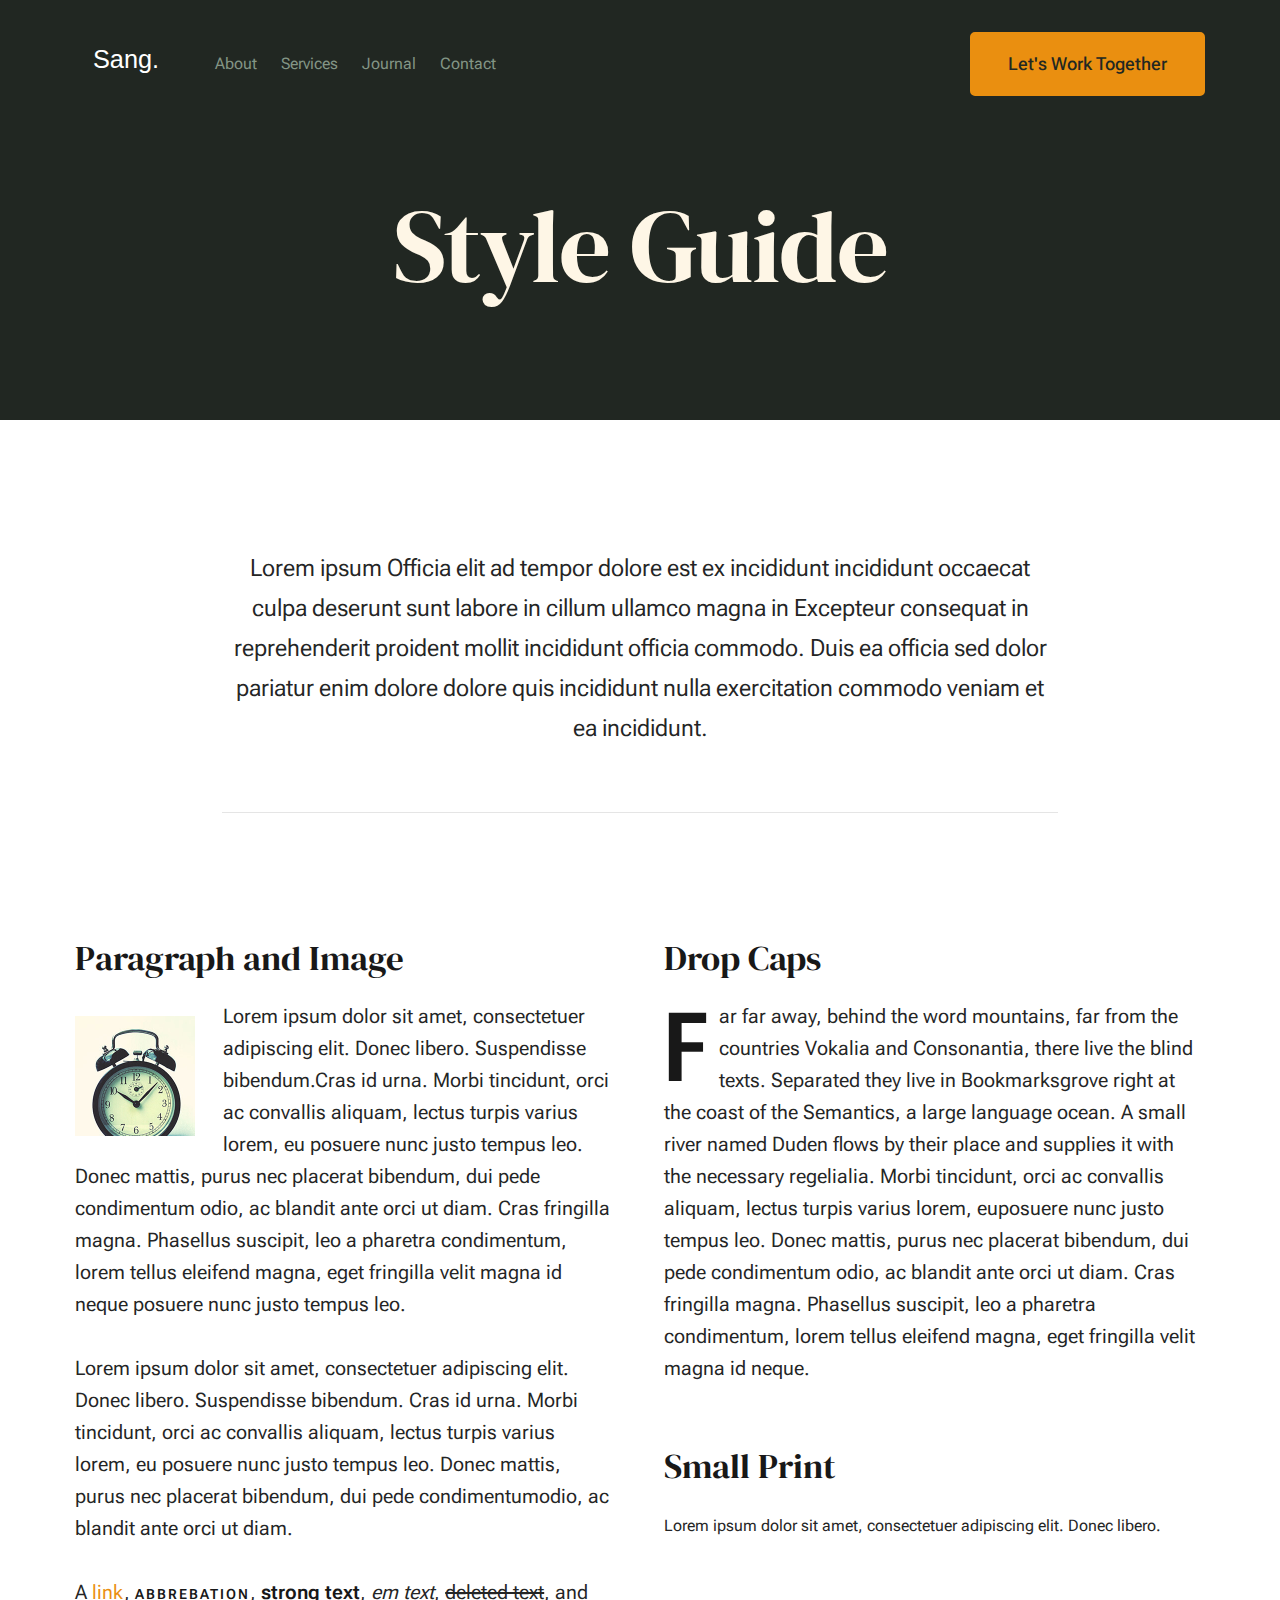
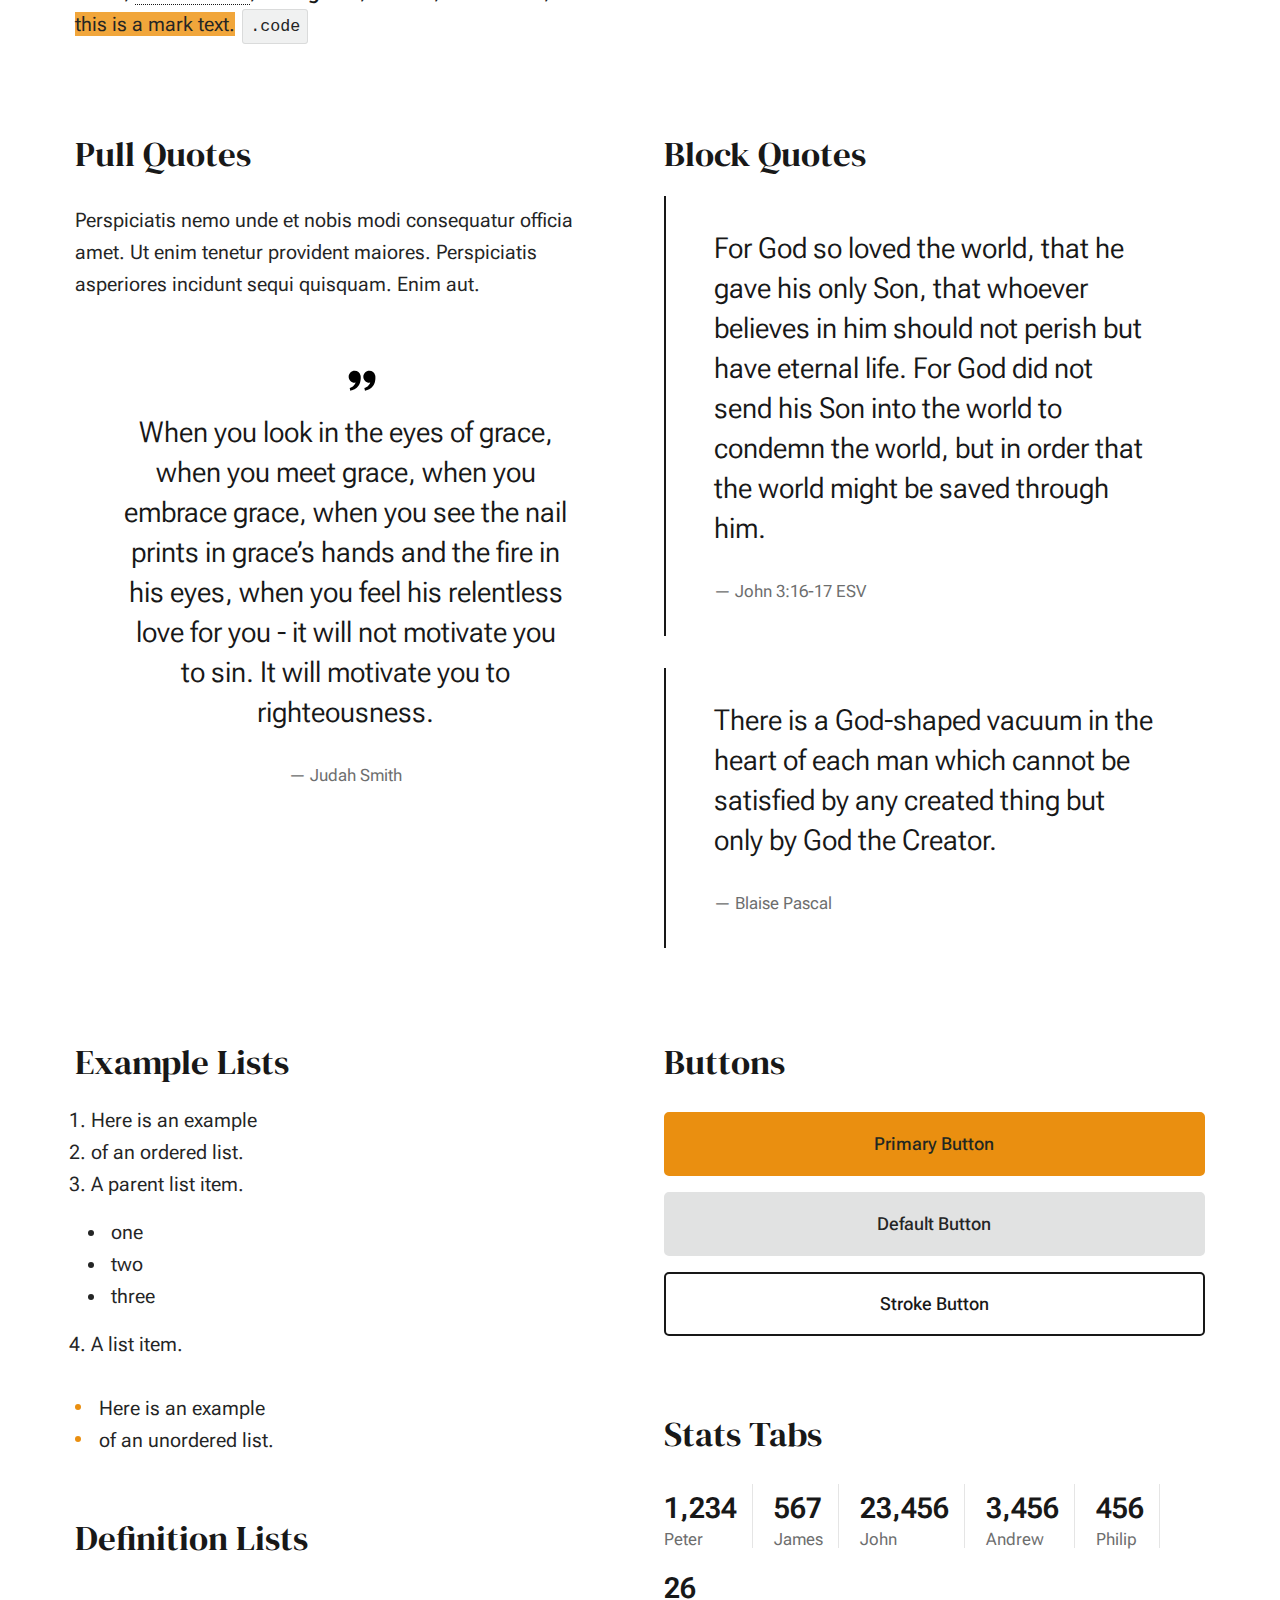
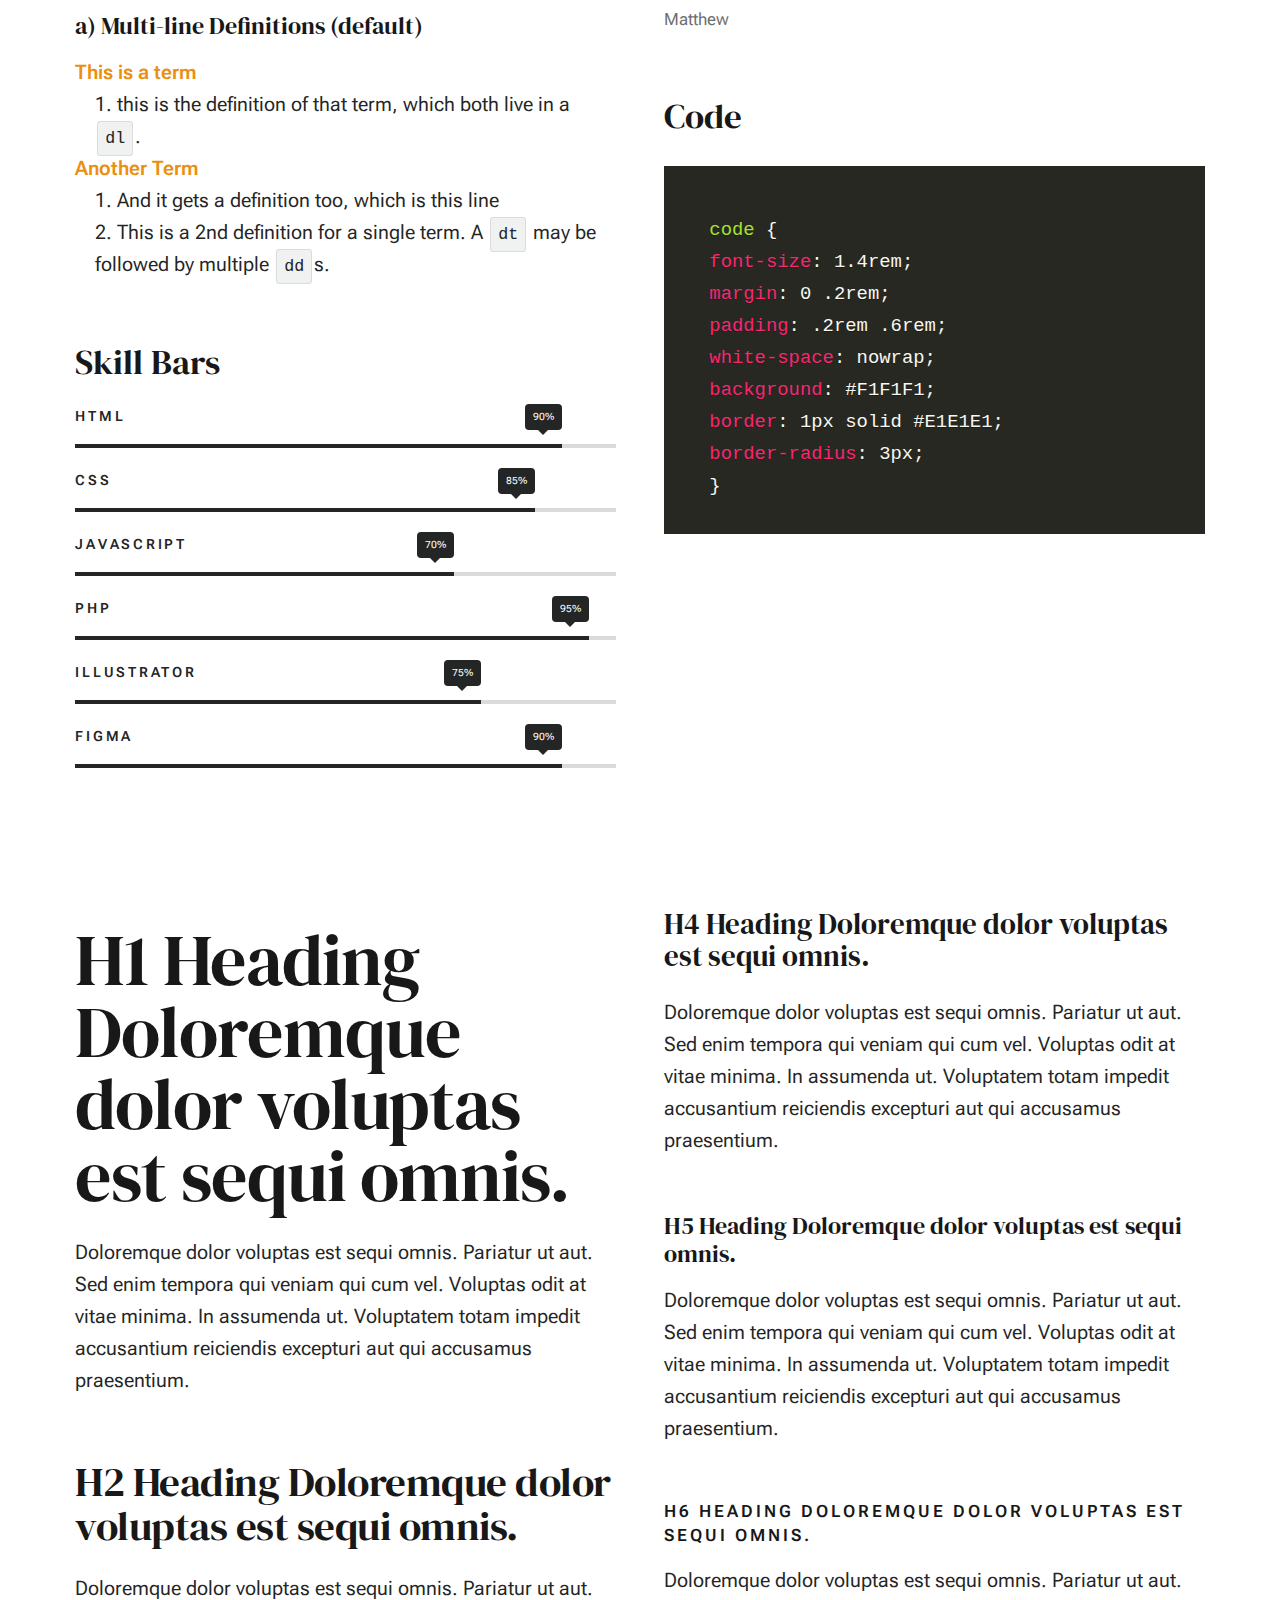
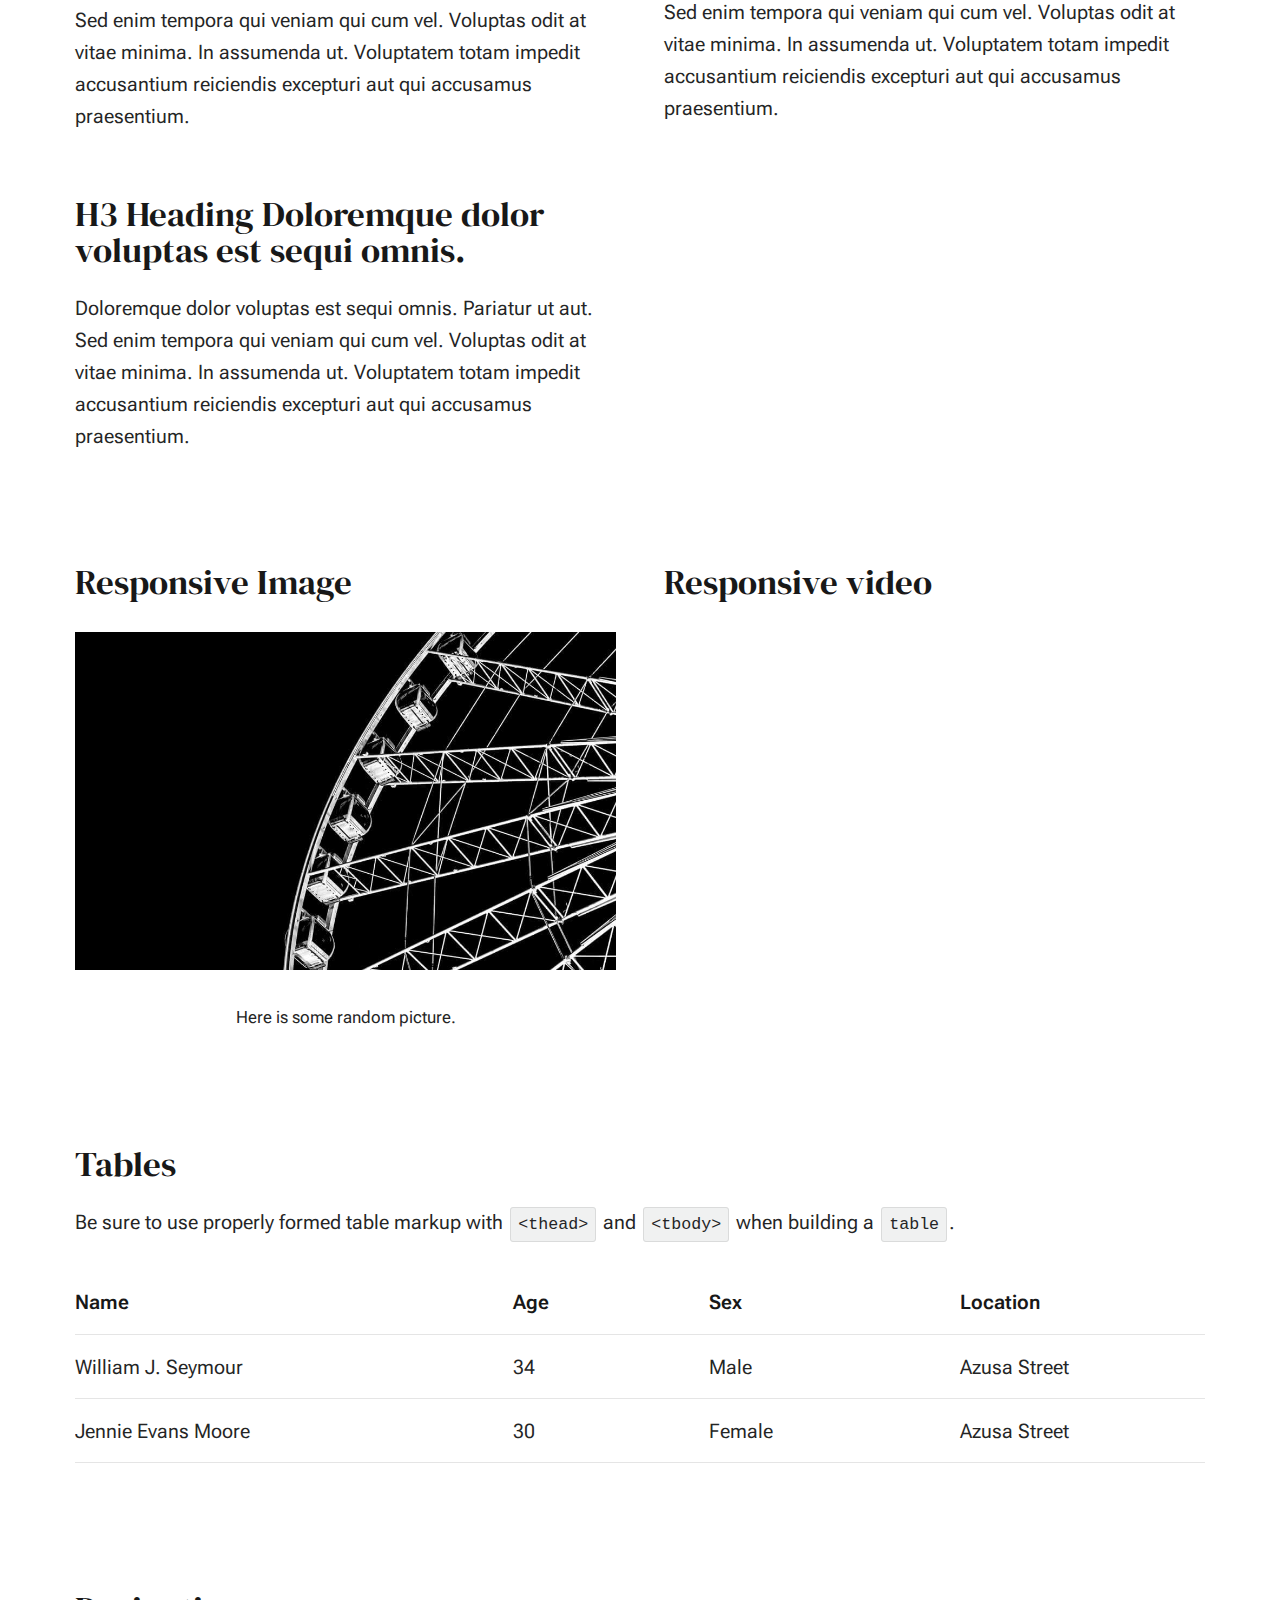
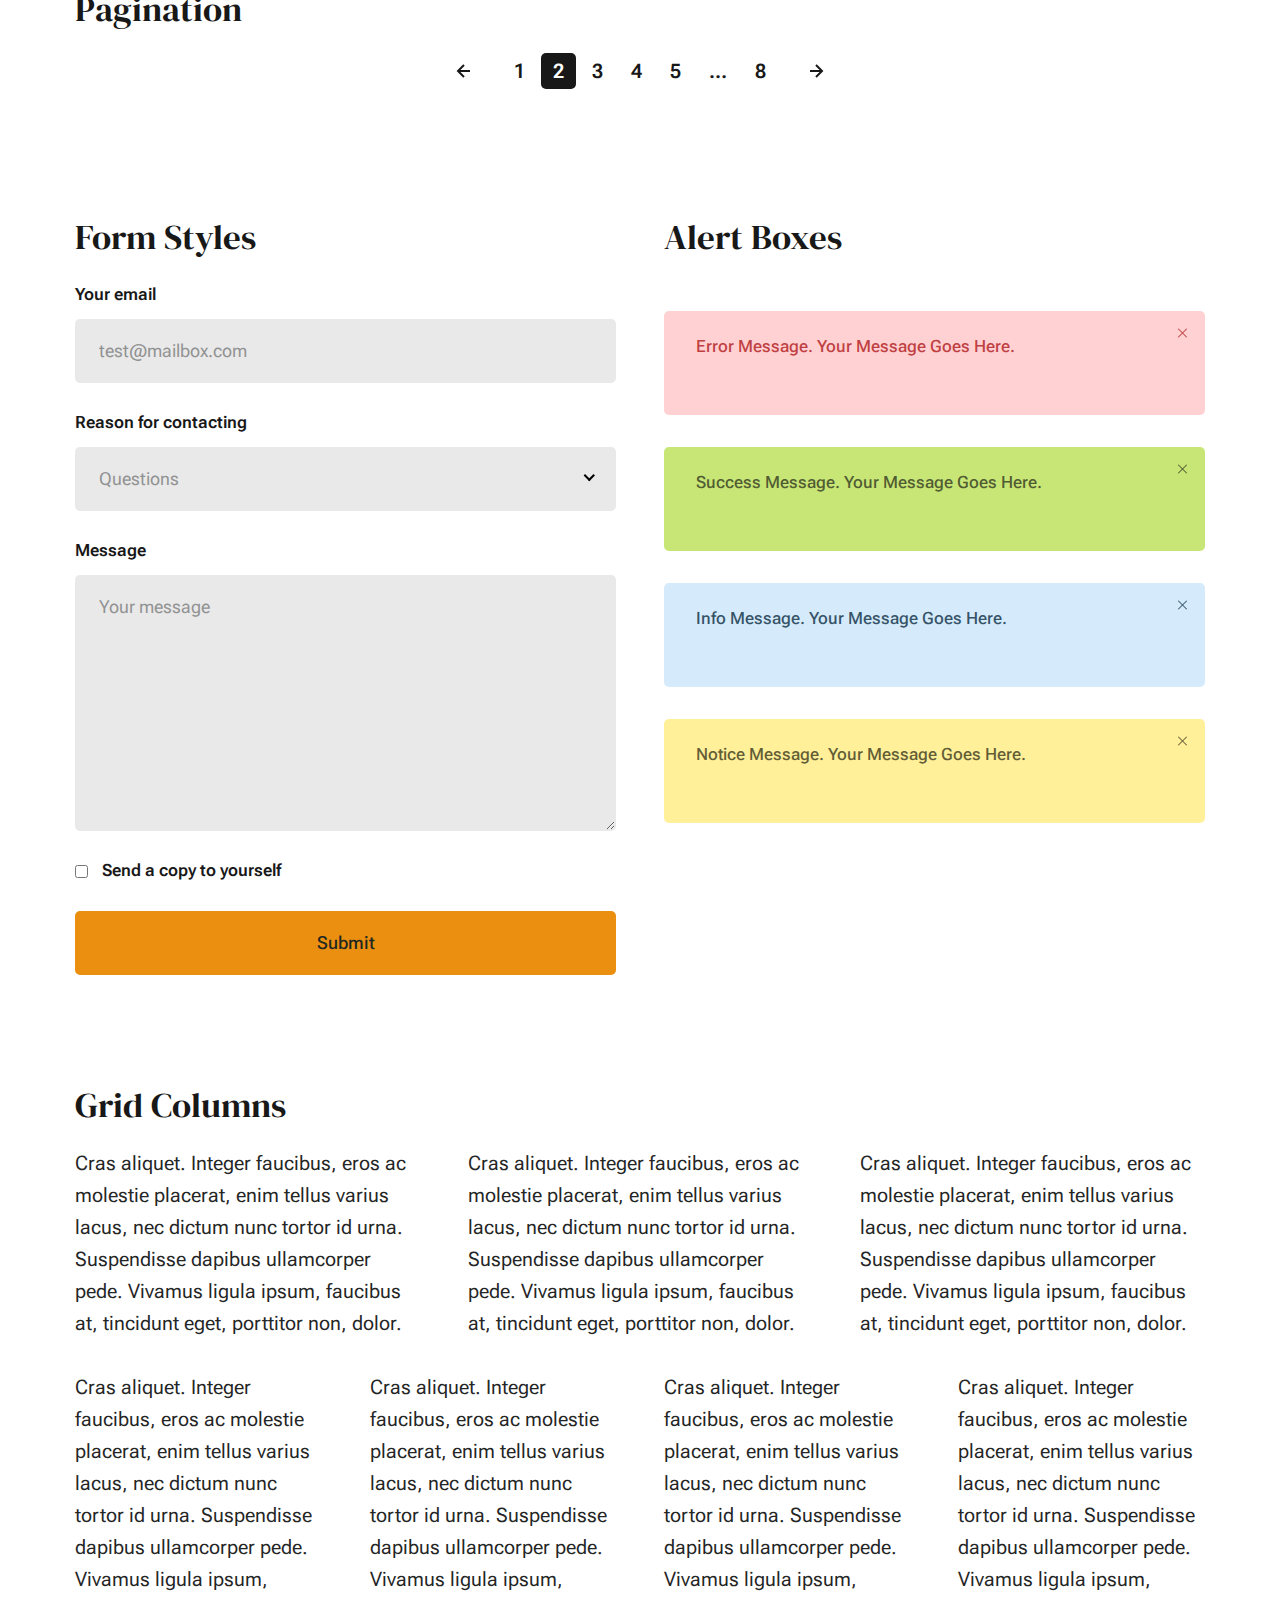
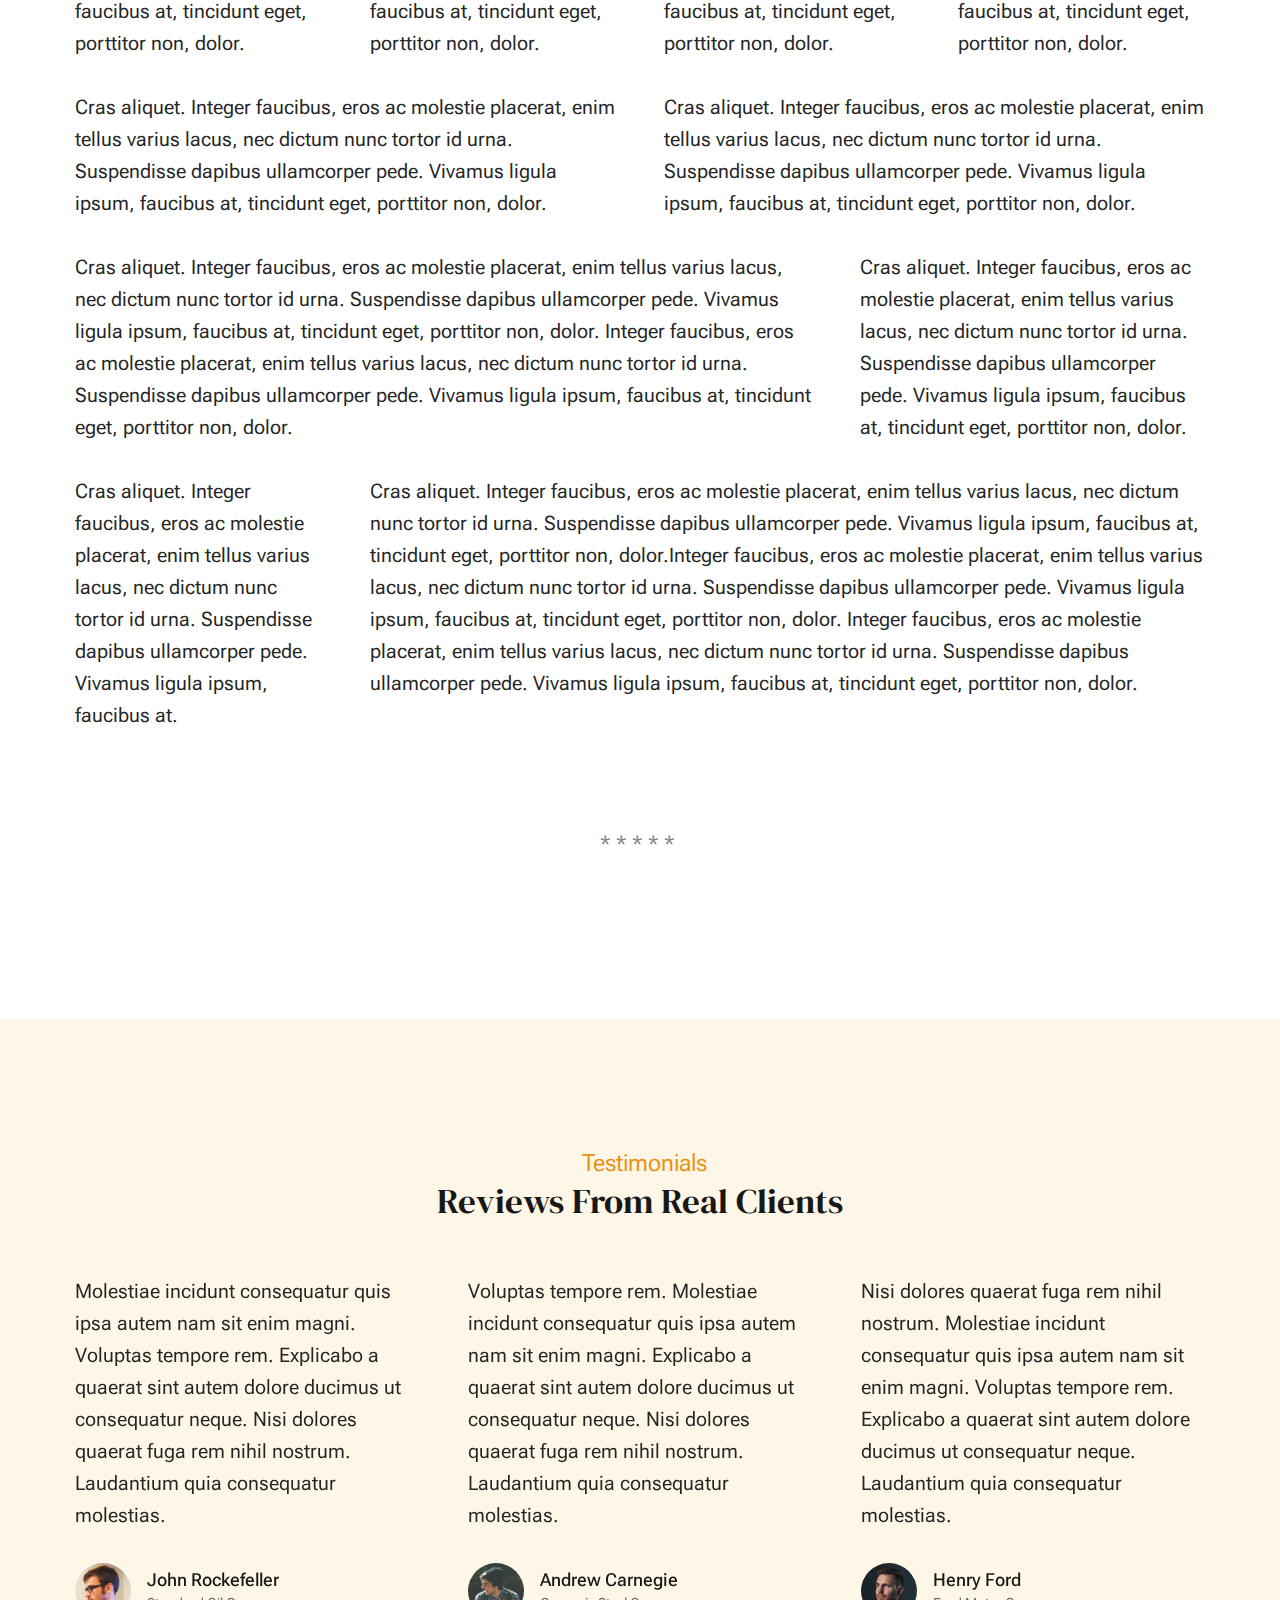
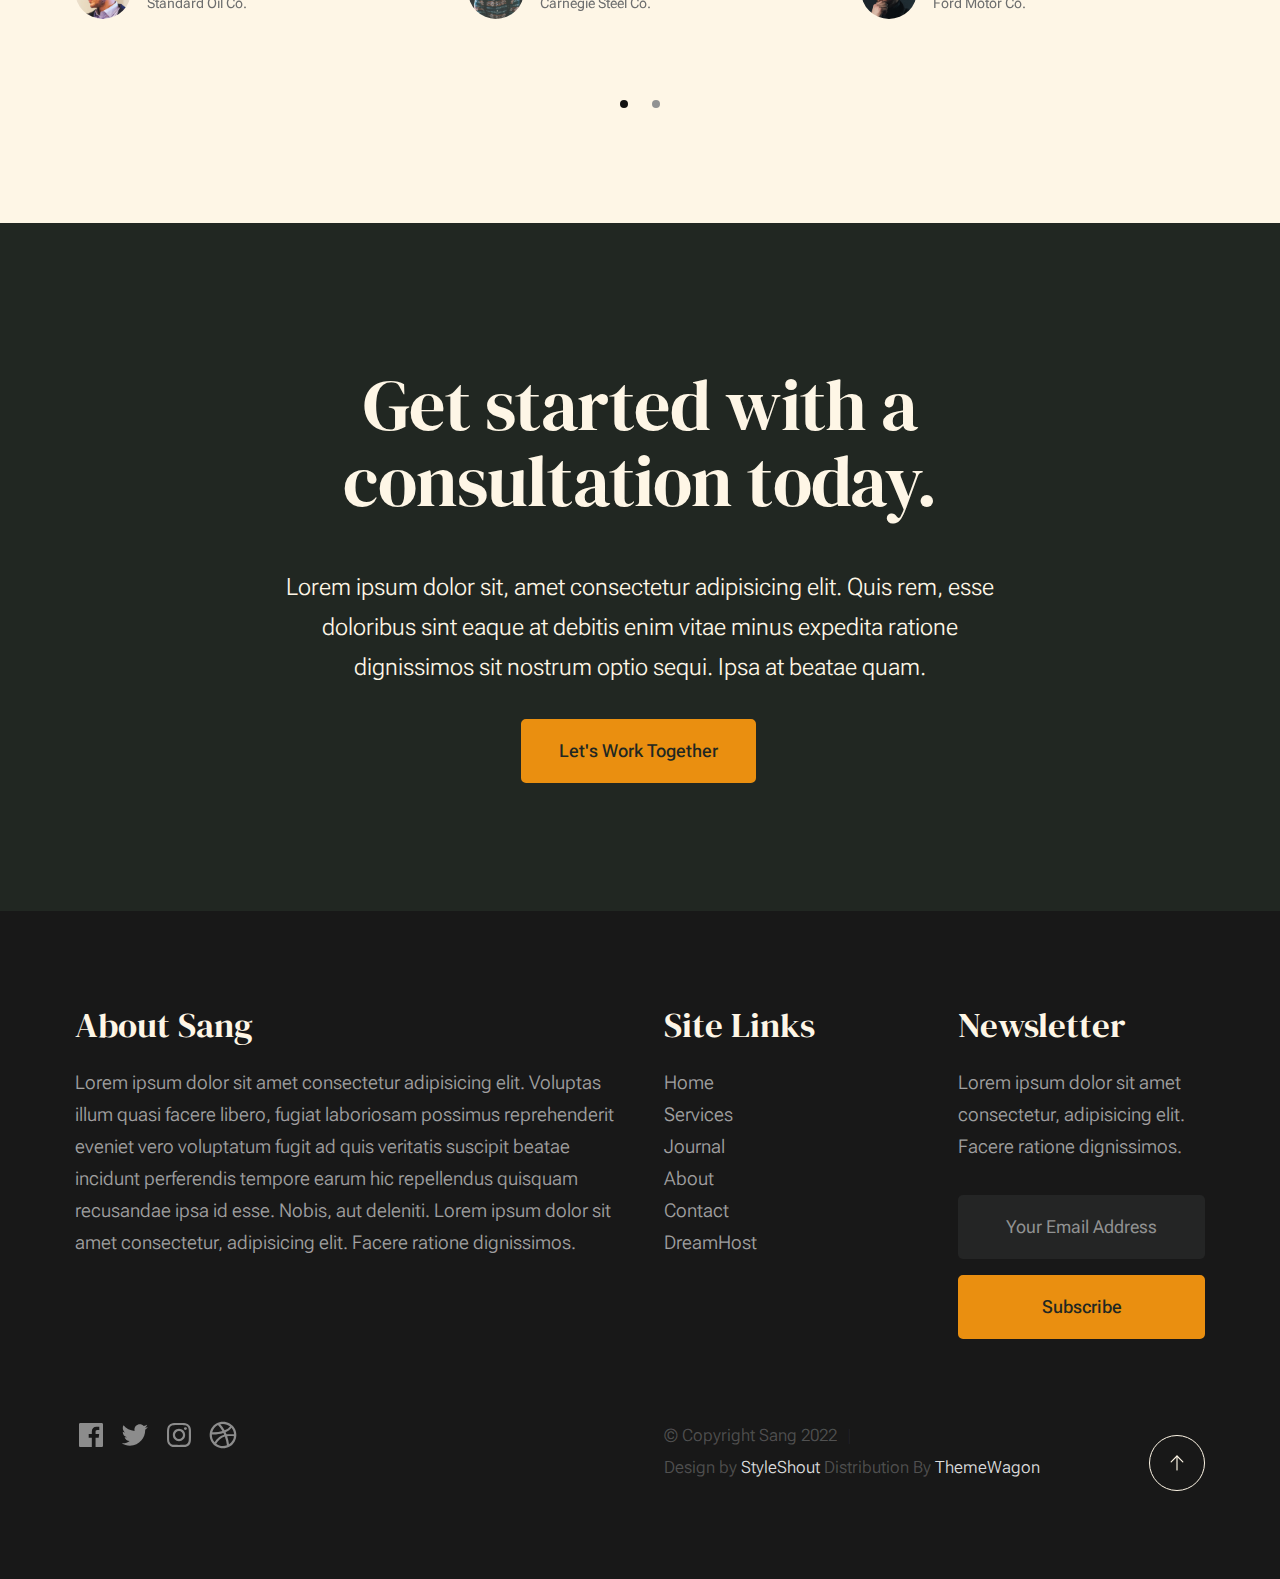
<file: styles.html>
<!DOCTYPE html>
<html lang="en" class="no-js" >
<head>

    <!--- basic page needs
    ================================================== -->
    <meta charset="utf-8">
    <meta name="viewport" content="width=device-width, initial-scale=1">
    <title>Styles - Sang</title>

    <script>
        document.documentElement.classList.remove('no-js');
        document.documentElement.classList.add('js');
    </script>

    <!-- CSS
    ================================================== -->
    <link rel="stylesheet" href="css/vendor.css">
    <link rel="stylesheet" href="css/styles.css">

    <!-- favicons
    ================================================== -->
    <link rel="apple-touch-icon" sizes="180x180" href="apple-touch-icon.png">
    <link rel="icon" type="image/png" sizes="32x32" href="favicon-32x32.png">
    <link rel="icon" type="image/png" sizes="16x16" href="favicon-16x16.png">
    <link rel="manifest" href="site.webmanifest">

</head>


<body id="top">


    <!-- preloader
    ================================================== -->
    <div id="preloader">
        <div id="loader" class="dots-fade">
            <div></div>
            <div></div>
            <div></div>
        </div>
    </div>


    <!-- page wrap
    ================================================== -->
    <div id="page" class="s-pagewrap">


        <!-- # site header 
        ================================================== -->
        <header class="s-header">

            <div class="row s-header__inner width-sixteen-col">

                <div class="s-header__block">
                    <div class="s-header__logo">
                        <a class="logo" href="index.html">
                            <img src="images/logo.svg" alt="Homepage">
                        </a>
                    </div>

                    <a class="s-header__menu-toggle" href="#0"><span>Menu</span></a>
                </div> <!-- end s-header__block -->

                <nav class="s-header__nav">
    
                    <ul class="s-header__menu-links">
                        <li><a href="about.html">About</a></li>
                        <li><a href="services.html">Services</a></li>
                        <li><a href="blog.html">Journal</a></li>
                        <li><a href="contact.html">Contact</a></li>
                    </ul> <!-- s-header__menu-links -->

                    <div class="s-header__contact">
                        <a href="contact.html" class="btn btn--primary s-header__contact-btn">Let's Work Together</a>                        
                    </div> <!-- s-header__contact -->
    
                </nav> <!-- end s-header__nav -->

            </div> <!-- end s-header__inner -->

        </header> <!-- end s-header -->


        <!-- # site main content
        ================================================== -->
        <section id="content" class="s-content">

               <section class="s-pageheader pageheader">
                    <div class="row">
                        <div class="column xl-12">
                            <h1 class="page-title">
                               Style Guide
                            </h1>                            
                        </div>
                    </div>
               </section> <!-- end pageheader --> 

               <section class="s-pagecontent pagecontent">

                    <div class="row row-x-center text-center">

                        <div class="column tab-12 xl-9">
            
                            <p class="lead">Lorem ipsum Officia elit ad tempor dolore est ex incididunt incididunt occaecat culpa deserunt 
                            sunt labore in cillum ullamco magna in Excepteur consequat in reprehenderit proident mollit incididunt officia commodo.
                            Duis ea officia sed dolor pariatur enim dolore dolore quis incididunt nulla exercitation commodo veniam et ea incididunt.
                            </p>
            
                            <hr>
                        </div>
            
                    </div> <!-- end row -->
            
                    <div class="row">
            
                        <div class="column mob-12 md-6 stack-on-900">
            
                            <h3>Paragraph and Image</h3>
            
                            <p><a href="#"><img width="120" height="120" class="u-pull-left" alt="sample-image" src="images/sample-image.jpg"></a>
                            Lorem ipsum dolor sit amet, consectetuer adipiscing elit. Donec libero. Suspendisse bibendum.Cras id urna. Morbi 
                            tincidunt, orci ac convallis aliquam, lectus turpis varius lorem, eu posuere nunc justo tempus leo. Donec mattis, 
                            purus nec placerat bibendum, dui pede condimentum odio, ac blandit ante orci ut diam. Cras fringilla magna. 
                            Phasellus suscipit, leo a pharetra condimentum, lorem tellus eleifend magna, eget fringilla velit magna id 
                            neque posuere nunc justo tempus leo. </p>
            
                            <p>
                            Lorem ipsum dolor sit amet, consectetuer adipiscing elit. Donec libero. Suspendisse bibendum. Cras id urna. 
                            Morbi tincidunt, orci ac convallis aliquam, lectus turpis varius lorem, eu posuere nunc justo tempus leo. 
                            Donec mattis, purus nec placerat bibendum, dui pede condimentumodio, ac blandit ante orci ut diam.	
                            </p>
            
                            <p>A <a href="#">link</a>,
                            <abbr title="this really isn't a very good description">abbrebation</abbr>,
                            <strong>strong text</strong>,
                            <em>em text</em>,
                            <del>deleted text</del>, and
                            <mark>this is a mark text.</mark>
                            <code>.code</code>
                            </p>
            
                        </div>
            
                        <div class="column mob-12 md-6">
            
                            <h3>Drop Caps</h3>
            
                            <p class="drop-cap">Far far away, behind the word mountains, far from the countries Vokalia and Consonantia,
                            there live the blind texts. Separated they live in Bookmarksgrove right at the coast of the
                            Semantics, a large language ocean. A small river named Duden flows by their place and supplies it with the 
                            necessary regelialia. Morbi tincidunt, orci ac convallis aliquam, lectus turpis varius lorem, 
                            euposuere nunc justo tempus leo. Donec mattis, purus nec placerat bibendum, dui pede condimentum odio, 
                            ac blandit ante orci ut diam. Cras fringilla magna. Phasellus suscipit, leo a pharetra condimentum, 
                            lorem tellus eleifend magna, eget fringilla velit magna id neque.
                            </p>
            
                            <h3>Small Print</h3>
            
                            <p><small>Lorem ipsum dolor sit amet, consectetuer adipiscing elit. Donec libero.</small></p>
                            
                    
            
                        </div>
            
                    </div> <!-- end row -->
            
                    <div class="row">
            
                        <div class="column xl-6 md-12">
            
                            <h3 class="u-add-bottom">Pull Quotes</h3>
            
                            <p>
                            Perspiciatis nemo unde et nobis modi consequatur officia amet. Ut enim 
                            tenetur provident maiores. Perspiciatis asperiores incidunt sequi 
                            quisquam. Enim aut. 
                            </p>
            
                            <figure class="pull-quote">
                                <blockquote>
                                    <p>
                                    When you look in the eyes of grace, when you meet grace, 
                                    when you embrace grace, when you see the nail prints in 
                                    grace’s hands and the fire in his eyes, when you feel his 
                                    relentless love for you - it will not motivate you to sin. 
                                    It will motivate you to righteousness.
                                    </p>
            
                                    <footer>
                                        <cite>Judah Smith</cite>
                                    </footer>
                                </blockquote>
                            </figure>
            
            
                        </div>
            
                        <div class="column xl-6 md-12">
            
                            <h3 class="h-add-bottom">Block Quotes</h3>
            
                            <blockquote cite="http://where-i-got-my-info-from.com">
                                <p>
                                For God so loved the world, that he gave his only Son, that whoever believes in 
                                him should not perish but have eternal life. For God did not send his Son into 
                                the world to condemn the world, but in order that the world might be 
                                saved through him.
                                </p>
            
                                <footer>
                                    <cite>
                                        <a href="#0">John 3:16-17 ESV</a>
                                    </cite>
                                </footer>
            
                            </blockquote>
            
                            <blockquote>
                                <p>There is a God-shaped vacuum in the heart of each man which cannot be satisfied 
                                by any created thing but only by God the Creator.</p>
            
                                <footer>
                                    <cite>Blaise Pascal</cite>
                                </footer>
            
                            </blockquote>
            
                        </div>
            
                    </div> <!-- end row -->
            
                    <div class="row u-add-half-bottom">
            
                        <div class="column xl-6 md-12">
            
                            <h3>Example Lists</h3>
            
                            <ol>
                                <li>Here is an example</li>
                                <li>of an ordered list.</li>
                                <li>A parent list item.
                                    <ul>
                                        <li>one</li>
                                        <li>two</li>
                                        <li>three</li>
                                    </ul>
                                    </li>
                                    <li>A list item.</li>
                                </ol>
            
                            <ul class="disc">
                                <li>Here is an example</li>
                                <li>of an unordered list.</li>
                            </ul>
            
                            <h3>Definition Lists</h3>
            
                            <h5>a) Multi-line Definitions (default) </h5>
            
                            <dl class="dictionary-style">
                                <dt><strong>This is a term</strong></dt>
                                    <dd>this is the definition of that term, which both live in a <code>dl</code>.</dd>
                                <dt><strong>Another Term</strong></dt>
                                    <dd>And it gets a definition too, which is this line</dd>
                                    <dd>This is a 2<sup>nd</sup> definition for a single term. A <code>dt</code> may be followed by multiple <code>dd</code>s.</dd>
                            </dl>
            
                            <h3 class="u-add-bottom">Skill Bars</h3>
            
                            <ul class="skill-bars">
                                <li>
                                <div class="progress percent90"><span>90%</span></div>
                                <strong>HTML</strong>
                                </li>
                                <li>
                                <div class="progress percent85"><span>85%</span></div>
                                <strong>CSS</strong>
                                </li>
                                <li>
                                <div class="progress percent70"><span>70%</span></div>
                                <strong>Javascript</strong>
                                </li>
                                <li>
                                <div class="progress percent95"><span>95%</span></div>
                                <strong>PHP</strong>
                                </li>
                                <li>
                                <div class="progress percent75"><span>75%</span></div>
                                <strong>Illustrator</strong>
                                </li>
                                <li>
                                <div class="progress percent90"><span>90%</span></div>
                                <strong>Figma</strong>
                                </li>
                            </ul>
            
                        </div>
            
                        <div class="column xl-6 md-12">
            
                            <h3 class="u-add-bottom">Buttons</h3>
            
                            <p>
                                <a class="btn btn--primary u-fullwidth" href="#0">Primary Button</a>
                                <a class="btn u-fullwidth" href="#0">Default Button</a>
                                <a class="btn btn--stroke u-fullwidth" href="#0">Stroke Button</a>
                            </p>
            
                            <h3>Stats Tabs</h3>
            
                            <ul class="stats-tabs">
                                <li><a href="#0">1,234 <em>Peter</em></a></li>
                                <li><a href="#0">567 <em>James</em></a></li>
                                <li><a href="#0">23,456 <em>John</em></a></li>
                                <li><a href="#0">3,456 <em>Andrew</em></a></li>
                                <li><a href="#0">456 <em>Philip</em></a></li>
                                <li><a href="#0">26 <em>Matthew</em></a></li>
                            </ul>
            
                            <h3 class="u-add-bottom">Code</h3>
            
<pre><code class="language-css">
    code {
    font-size: 1.4rem;
    margin: 0 .2rem;
    padding: .2rem .6rem;
    white-space: nowrap;
    background: #F1F1F1;
    border: 1px solid #E1E1E1;	
    border-radius: 3px;
    }
</code></pre>
            
                        </div>
            
                    </div> <!-- end row -->
            
                    <div class="row u-add-half-bottom">
            
                        <div class="column xl-6 md-12">
                                
                            <h1>H1 Heading Doloremque dolor voluptas est sequi omnis.</h1>
                            <p>Doloremque dolor voluptas est sequi omnis. Pariatur ut aut. Sed enim tempora qui veniam qui cum vel. 
                            Voluptas odit at vitae minima. In assumenda ut. Voluptatem totam impedit accusantium reiciendis excepturi aut qui accusamus praesentium.</p>
            
                            <h2>H2 Heading Doloremque dolor voluptas est sequi omnis.</h2>
                            <p>Doloremque dolor voluptas est sequi omnis. Pariatur ut aut. Sed enim tempora qui veniam qui cum vel. 
                            Voluptas odit at vitae minima. In assumenda ut. Voluptatem totam impedit accusantium reiciendis excepturi aut qui accusamus praesentium.</p>
            
                            <h3>H3 Heading Doloremque dolor voluptas est sequi omnis.</h3>
                            <p>Doloremque dolor voluptas est sequi omnis. Pariatur ut aut. Sed enim tempora qui veniam qui cum vel. 
                            Voluptas odit at vitae minima. In assumenda ut. Voluptatem totam impedit accusantium reiciendis excepturi aut qui accusamus praesentium.</p>
            
                            
                        </div>
            
                        <div class="column xl-6 md-12">
                            <h4>H4 Heading Doloremque dolor voluptas est sequi omnis.</h4>
                            <p>Doloremque dolor voluptas est sequi omnis. Pariatur ut aut. Sed enim tempora qui veniam qui cum vel. 
                            Voluptas odit at vitae minima. In assumenda ut. Voluptatem totam impedit accusantium reiciendis excepturi aut qui accusamus praesentium.</p>
            
                            <h5>H5 Heading Doloremque dolor voluptas est sequi omnis.</h5>
                            <p>Doloremque dolor voluptas est sequi omnis. Pariatur ut aut. Sed enim tempora qui veniam qui cum vel. 
                            Voluptas odit at vitae minima. In assumenda ut. Voluptatem totam impedit accusantium reiciendis excepturi aut qui accusamus praesentium.</p>
            
                            <h6>H6 Heading Doloremque dolor voluptas est sequi omnis.</h6>
                            <p>Doloremque dolor voluptas est sequi omnis. Pariatur ut aut. Sed enim tempora qui veniam qui cum vel. 
                            Voluptas odit at vitae minima. In assumenda ut. Voluptatem totam impedit accusantium reiciendis excepturi aut qui accusamus praesentium.</p>
                
                            
                        </div>
            
                    </div> <!-- end row -->
            
                    <div class="row u-add-half-bottom">
            
                        <div class="column xl-6 md-12">
            
                            <h3 class="u-add-bottom">Responsive Image</h3>
            
                            <figure>
                                <img src="images/wheel-500.jpg" 
                                srcset="images/wheel-1000.jpg 1000w, 
                                images/wheel-500.jpg 500w" 
                                sizes="(max-width: 1000px) 100vw, 1000px" alt="">
            
                                <figcaption>
                                    Here is some random picture.
                                </figcaption>
                            </figure>
            
                        </div>
            
                        <div class="column xl-6 md-12">
            
                            <h3 class="u-add-bottom">Responsive video</h3>
            
                            <div class="video-container">
                            <iframe src="https://player.vimeo.com/video/14592941?color=00a650&title=0&byline=0&portrait=0" width="500" height="281" frameborder="0" webkitallowfullscreen mozallowfullscreen allowfullscreen></iframe> 
                            </div>
            
                        </div>
                        
                    </div> <!-- end row -->
            
                    <div class="row u-add-bottom">
            
                        <div class="column xl-12">
            
                            <h3>Tables</h3>
                            <p>Be sure to use properly formed table markup with <code>&lt;thead&gt;</code> and <code>&lt;tbody&gt;</code> when building a <code>table</code>.</p>
            
                            <div class="table-responsive">
            
                                <table>
                                        <thead>
                                        <tr>
                                            <th>Name</th>
                                            <th>Age</th>
                                            <th>Sex</th>
                                            <th>Location</th>
                                        </tr>
                                        </thead>
                                        <tbody>
                                        <tr>
                                            <td>William J. Seymour</td>
                                            <td>34</td>
                                            <td>Male</td>
                                            <td>Azusa Street</td>
                                        </tr>
                                        <tr>
                                            <td>Jennie Evans Moore</td>
                                            <td>30</td>
                                            <td>Female</td>
                                            <td>Azusa Street</td>
                                        </tr>
                                        </tbody>
                                </table>
            
                            </div>
            
                        </div>
                        
                    </div> <!-- end row -->
            
                    <div class="row">
            
                        <div class="column xl-12">
                            <h3>Pagination</h3>
            
                            <nav class="pgn">
                                <ul>
                                    <li>
                                        <a class="pgn__prev" href="#0">
                                            <svg xmlns="http://www.w3.org/2000/svg" width="24" height="24" viewBox="0 0 24 24"><path d="M12.707 17.293L8.414 13H18v-2H8.414l4.293-4.293-1.414-1.414L4.586 12l6.707 6.707z"/></svg>
                                        </a>
                                    </li>
                                    <li><a class="pgn__num" href="#0">1</a></li>
                                    <li><span class="pgn__num current">2</span></li>
                                    <li><a class="pgn__num" href="#0">3</a></li>
                                    <li><a class="pgn__num" href="#0">4</a></li>
                                    <li><a class="pgn__num" href="#0">5</a></li>
                                    <li><span class="pgn__num dots">…</span></li>
                                    <li><a class="pgn__num" href="#0">8</a></li>
                                    <li>
                                        <a class="pgn__next" href="#0">
                                            <svg xmlns="http://www.w3.org/2000/svg" width="24" height="24" viewBox="0 0 24 24"><path d="M11.293 17.293l1.414 1.414L19.414 12l-6.707-6.707-1.414 1.414L15.586 11H6v2h9.586z"/></svg>
                                        </a>
                                    </li>
                                </ul>
                            </nav>
                        </div>
            
                    </div> <!-- end row -->
            
                    <div class="row">
            
                        <div class="column xl-6 md-12">
            
                            <h3 class="u-add-bottom">Form Styles</h3>
            
                            <form>
                                <div>
                                    <label for="sampleInput">Your email</label>
                                    <input class="u-fullwidth" type="email" placeholder="test@mailbox.com" id="sampleInput">
                                </div>
                                <div>
                                    <label for="sampleRecipientInput">Reason for contacting</label>
                                    <div class="ss-custom-select">
                                        <select class="u-fullwidth" id="sampleRecipientInput">
                                            <option value="Option 1">Questions</option>
                                            <option value="Option 2">Report</option>
                                            <option value="Option 3">Others</option>
                                        </select>
                                    </div>
                                </div>
                                
                                <label for="exampleMessage">Message</label>
                                <textarea class="u-fullwidth" placeholder="Your message" id="exampleMessage"></textarea>
            
                                <label class="u-add-bottom">
                                    <input type="checkbox">
                                    <span class="label-text">Send a copy to yourself</span>
                                </label>
                            
                                <input class="btn--primary u-fullwidth" type="submit" value="Submit">
                            </form>
            
                        </div>
            
                        <div class="column xl-6 md-12">
            
                            <h3>Alert Boxes</h3>
            
                            <br>
                            
                            <div class="alert-box alert-box--error">
                                <p>Error Message. Your Message Goes Here.</p>
                                <span class="alert-box__close"></span>
                            </div><!-- end error -->
                                    
                            <div class="alert-box alert-box--success">
                                <p>Success Message. Your Message Goes Here.</p>
                                <span class="alert-box__close"></span>
                            </div><!-- end success -->
                                    
                            <div class="alert-box alert-box--info">
                                <p>Info Message. Your Message Goes Here.</p>
                                <span class="alert-box__close"></span>
                            </div><!-- end info -->
                                    
                            <div class="alert-box alert-box--notice">
                                <p>Notice Message. Your Message Goes Here.</p>
                                <span class="alert-box__close"></span>
                            </div><!-- end notice -->
                        
                        </div>
            
                    </div> <!-- end row -->
            
                    <div class="row">
            
                        <div class="xl-12 column">
                        <h3 class="half-bottom">Grid Columns</h3>
                        </div>
            
                    </div> <!-- Row End-->
            
                    <!--<h4>1/3 Columns</h4>  -->
            
                    <div class="row">
            
                        <div class="xl-4 md-12 column">
                            <p>
                            Cras aliquet. Integer faucibus, eros ac molestie placerat, enim tellus varius lacus,
                            nec dictum nunc tortor id urna. Suspendisse dapibus ullamcorper pede. Vivamus ligula ipsum,
                            faucibus at, tincidunt eget, porttitor non, dolor. 
                            </p>
                        </div>
            
                        <div class="xl-4 md-12 column">
                            <p>
                            Cras aliquet. Integer faucibus, eros ac molestie placerat, enim tellus varius lacus,
                            nec dictum nunc tortor id urna. Suspendisse dapibus ullamcorper pede. Vivamus ligula ipsum,
                            faucibus at, tincidunt eget, porttitor non, dolor. 
                            </p>
                        </div>
            
                        <div class="xl-4 md-12 column">
                            <p>
                            Cras aliquet. Integer faucibus, eros ac molestie placerat, enim tellus varius lacus,
                            nec dictum nunc tortor id urna. Suspendisse dapibus ullamcorper pede. Vivamus ligula ipsum,
                            faucibus at, tincidunt eget, porttitor non, dolor. 
                            </p>
                        </div>
            
                    </div>
            
                    <!--<h4>1/4 Columns</h4>  -->
            
                    <div class="row">
            
                        <div class="xl-3 md-6 tab-12 column">
                            <p>
                            Cras aliquet. Integer faucibus, eros ac molestie placerat, enim tellus varius lacus,
                            nec dictum nunc tortor id urna. Suspendisse dapibus ullamcorper pede. Vivamus ligula ipsum,
                            faucibus at, tincidunt eget, porttitor non, dolor. 
                            </p>
                        </div>
            
                        <div class="xl-3 md-6 tab-12 column">
                            <p>
                            Cras aliquet. Integer faucibus, eros ac molestie placerat, enim tellus varius lacus,
                            nec dictum nunc tortor id urna. Suspendisse dapibus ullamcorper pede. Vivamus ligula ipsum,
                            faucibus at, tincidunt eget, porttitor non, dolor. 
                            </p>
                        </div>
            
                        <div class="xl-3 md-6 tab-12 column">
                            <p>
                            Cras aliquet. Integer faucibus, eros ac molestie placerat, enim tellus varius lacus,
                            nec dictum nunc tortor id urna. Suspendisse dapibus ullamcorper pede. Vivamus ligula ipsum,
                            faucibus at, tincidunt eget, porttitor non, dolor. 
                            </p>
                        </div>
            
                        <div class="xl-3 md-6 tab-12 column">
                            <p>
                            Cras aliquet. Integer faucibus, eros ac molestie placerat, enim tellus varius lacus,
                            nec dictum nunc tortor id urna. Suspendisse dapibus ullamcorper pede. Vivamus ligula ipsum,
                            faucibus at, tincidunt eget, porttitor non, dolor. 
                            </p>
                        </div>
            
                    </div>
            
                    <!--<h4>1/2 Columns</h4>  -->
            
                    <div class="row">
            
                        <div class="xl-6 tab-12 column">
                            <p>
                            Cras aliquet. Integer faucibus, eros ac molestie placerat, enim tellus varius lacus,
                            nec dictum nunc tortor id urna. Suspendisse dapibus ullamcorper pede. Vivamus ligula ipsum,
                            faucibus at, tincidunt eget, porttitor non, dolor. 
                            </p>
                        </div>
            
                        <div class="xl-6 tab-12 column">
                            <p>
                            Cras aliquet. Integer faucibus, eros ac molestie placerat, enim tellus varius lacus,
                            nec dictum nunc tortor id urna. Suspendisse dapibus ullamcorper pede. Vivamus ligula ipsum,
                            faucibus at, tincidunt eget, porttitor non, dolor. 
                            </p>
                        </div>
            
                    </div>
            
                    <!--<h4>2/3 Columns</h4>  -->
            
                    <div class="row">
            
                        <div class="xl-8 md-7 tab-12 column">
                            <p>
                            Cras aliquet. Integer faucibus, eros ac molestie placerat, enim tellus varius lacus,
                            nec dictum nunc tortor id urna. Suspendisse dapibus ullamcorper pede. Vivamus ligula ipsum,
                            faucibus at, tincidunt eget, porttitor non, dolor. Integer faucibus, eros ac molestie placerat, enim tellus varius lacus,
                            nec dictum nunc tortor id urna. Suspendisse dapibus ullamcorper pede. Vivamus ligula ipsum,
                            faucibus at, tincidunt eget, porttitor non, dolor.
                            </p>
                        </div>
            
                        <div class="xl-4 md-5 tab-12 column">
                            <p>
                            Cras aliquet. Integer faucibus, eros ac molestie placerat, enim tellus varius lacus,
                            nec dictum nunc tortor id urna. Suspendisse dapibus ullamcorper pede. Vivamus ligula ipsum,
                            faucibus at, tincidunt eget, porttitor non, dolor. 
                            </p>
                        </div>
            
                    </div>
            
                    <!--<h4>3/4 Columns</h4>  -->
            
                    <div class="row">
            
                        <div class="xl-3 md-5 tab-12 column">
                            <p>
                            Cras aliquet. Integer faucibus, eros ac molestie placerat, enim tellus varius lacus,
                            nec dictum nunc tortor id urna. Suspendisse dapibus ullamcorper pede. Vivamus ligula ipsum,
                            faucibus at. 
                            </p>
                        </div>
            
                        <div class="xl-9 md-7 tab-12 column">
                            <p>
                            Cras aliquet. Integer faucibus, eros ac molestie placerat, enim tellus varius lacus,
                            nec dictum nunc tortor id urna. Suspendisse dapibus ullamcorper pede. Vivamus ligula ipsum,
                            faucibus at, tincidunt eget, porttitor non, dolor.Integer faucibus, eros ac molestie placerat, enim tellus varius lacus,
                            nec dictum nunc tortor id urna. Suspendisse dapibus ullamcorper pede. Vivamus ligula ipsum,
                            faucibus at, tincidunt eget, porttitor non, dolor. Integer faucibus, eros ac molestie placerat, enim tellus varius lacus,
                            nec dictum nunc tortor id urna. Suspendisse dapibus ullamcorper pede. Vivamus ligula ipsum,
                            faucibus at, tincidunt eget, porttitor non, dolor.
                            </p>
                        </div>
            
                    </div> 
            
                    <hr class="fancy">

               </section> <!-- pagecontent -->

               <section class="s-testimonials">

                    <div class="s-testimonials__header row row-x-center text-center">
                        <div class="column xl-8 lg-12">
        
                            <p class="text-pretitle">
                            Testimonials
                            </p>
                            <h3>
                            Reviews From Real Clients
                            </h3>                        
        
                        </div>
                    </div> <!--end s-testimonials__header -->

                    <div class="row s-testimonials__content">
                        <div class="column xl-12 testimonials">

                            <div class="swiper-container testimonials__slider page-slider">

                                <div class="swiper-wrapper">
                                    <div class="testimonials__slide swiper-slide">
                                        <p>
                                        Molestiae incidunt consequatur quis ipsa autem nam sit enim magni. Voluptas tempore rem. 
                                        Explicabo a quaerat sint autem dolore ducimus ut consequatur neque. Nisi dolores quaerat fuga rem nihil nostrum.
                                        Laudantium quia consequatur molestias.
                                        </p>
                                        <div class="testimonials__author">
                                            <img src="images/avatars/user-01.jpg" alt="Author image" class="testimonials__avatar">
                                            <cite class="testimonials__cite">
                                                <strong>John Rockefeller</strong>
                                                <span>Standard Oil Co.</span>
                                            </cite>
                                        </div>
                                    </div>
                                    <div class="testimonials__slide swiper-slide">
                                        <p>
                                        Voluptas tempore rem. Molestiae incidunt consequatur quis ipsa autem nam sit enim magni. 
                                        Explicabo a quaerat sint autem dolore ducimus ut consequatur neque. Nisi dolores quaerat fuga rem nihil nostrum.
                                        Laudantium quia consequatur molestias.
                                        </p>
                                        <div class="testimonials__author">
                                            <img src="images/avatars/user-04.jpg" alt="Author image" class="testimonials__avatar">
                                            <cite class="testimonials__cite">
                                                <strong>Andrew Carnegie</strong>
                                                <span>Carnegie Steel Co.</span>
                                            </cite>
                                        </div>
                                    </div>
                                    <div class="testimonials__slide swiper-slide">
                                        <p>
                                        Nisi dolores quaerat fuga rem nihil nostrum. Molestiae incidunt consequatur quis ipsa autem nam sit enim magni. 
                                        Voluptas tempore rem. Explicabo a quaerat sint autem dolore ducimus ut consequatur neque. 
                                        Laudantium quia consequatur molestias.
                                        </p>
                                        <div class="testimonials__author">
                                            <img src="images/avatars/user-06.jpg" alt="Author image" class="testimonials__avatar">
                                            <cite class="testimonials__cite">
                                                <strong>Henry Ford</strong>
                                                <span>Ford Motor Co.</span>
                                            </cite>
                                        </div>
                                    </div>
                                    <div class="testimonials__slide swiper-slide">
                                        <p>
                                        Molestiae incidunt consequatur quis ipsa autem nam sit enim magni. Voluptas tempore rem. 
                                        Explicabo a quaerat sint autem dolore ducimus ut consequatur neque. Nisi dolores quaerat fuga rem nihil nostrum.
                                        Laudantium quia consequatur molestias.
                                        </p>
                                        <div class="testimonials__author">
                                            <img src="images/avatars/user-02.jpg" alt="Author image" class="testimonials__avatar">
                                            <cite class="testimonials__cite">
                                                <strong>John Morgan</strong>
                                                <span>JP Morgan & Co.</span>
                                            </cite>
                                        </div>
                                    </div> 
                                </div> <!-- end swiper-wrapper --> 

                                <div class="swiper-pagination"></div>

                            </div> <!--end testimonials__slider --> 

                        </div> <!-- testimonials -->
                    </div> <!--end s-testimonials__content -->

               </section> <!-- end s-testimonials -->

        </section> <!-- s-content-->

        <!-- # cta
        ================================================== -->
        <section id="cta" class="s-cta">

            <div class="row row-x-center text-center">
                <div class="column xl-8 lg-12">

                    <div class="s-cta__content">
                        <h2 class="text-display-title">
                        Get started with a consultation today.
                        </h2>
                        <p class="lead">
                        Lorem ipsum dolor sit, amet consectetur adipisicing elit. Quis rem, esse doloribus sint eaque at debitis enim vitae minus expedita ratione dignissimos sit nostrum optio sequi. Ipsa at beatae quam.
                        </p>
                        <a href="contact.html" class="btn btn--primary">Let's Work Together</a>
                    </div>

                </div>
            </div>

        </section> <!-- end s-cta -->


        <!-- # footer 
        ================================================== -->
        <footer class="s-footer">
            <div class="row s-footer__content">
                <div class="column xl-6 lg-6 md-12 s-footer__block s-footer__about">                    
                    <h3>About Sang</h3>
                    <p>
                    Lorem ipsum dolor sit amet consectetur adipisicing elit. Voluptas illum quasi facere libero, 
                    fugiat laboriosam possimus reprehenderit eveniet vero voluptatum fugit ad quis veritatis suscipit beatae 
                    incidunt perferendis tempore earum hic repellendus quisquam recusandae ipsa id esse. Nobis, aut deleniti.
                    Lorem ipsum dolor sit amet consectetur, adipisicing elit. Facere ratione dignissimos.
                    </p>               
                </div>                
                <div class="column xl-3 lg-6 md-12 s-footer__block s-footer__site-links">
                    <h3>Site Links</h3>
                    <ul class="link-list">
                        <li><a href="index.html">Home</a></li>
                        <li><a href="services.html">Services</a></li>
                        <li><a href="blog.html">Journal</a></li>
                        <li><a href="about.html">About</a></li>
                        <li><a href="contact.html">Contact</a></li>
                        <li><a href="https://www.dreamhost.com/r.cgi?287326">DreamHost</a></li>
                    </ul>
                </div>
                <div class="column xl-3 lg-6 md-12 tab-12 s-footer__block s-footer__newsletter">
                    <h3>Newsletter</h3>

                    <p>
                    Lorem ipsum dolor sit amet consectetur, adipisicing elit. Facere ratione dignissimos.
                    </p>

                    <div class="subscribe-form">
                        <form id="mc-form" class="mc-form">
                            <input type="email" name="EMAIL" id="mce-EMAIL" class="u-fullwidth text-center" placeholder="Your Email Address" title="The domain portion of the email address is invalid (the portion after the @)." pattern="^([^\x00-\x20\x22\x28\x29\x2c\x2e\x3a-\x3c\x3e\x40\x5b-\x5d\x7f-\xff]+|\x22([^\x0d\x22\x5c\x80-\xff]|\x5c[\x00-\x7f])*\x22)(\x2e([^\x00-\x20\x22\x28\x29\x2c\x2e\x3a-\x3c\x3e\x40\x5b-\x5d\x7f-\xff]+|\x22([^\x0d\x22\x5c\x80-\xff]|\x5c[\x00-\x7f])*\x22))*\x40([^\x00-\x20\x22\x28\x29\x2c\x2e\x3a-\x3c\x3e\x40\x5b-\x5d\x7f-\xff]+|\x5b([^\x0d\x5b-\x5d\x80-\xff]|\x5c[\x00-\x7f])*\x5d)(\x2e([^\x00-\x20\x22\x28\x29\x2c\x2e\x3a-\x3c\x3e\x40\x5b-\x5d\x7f-\xff]+|\x5b([^\x0d\x5b-\x5d\x80-\xff]|\x5c[\x00-\x7f])*\x5d))*(\.\w{2,})+$" required>
                            <input type="submit" name="subscribe" value="Subscribe" class="btn btn--primary btn--small u-fullwidth">
                            <!-- <div style="position: absolute; left: -5000px;" aria-hidden="true"><input type="text" name="b_cdb7b577e41181934ed6a6a44_9a91cfe7b3" tabindex="-1" value=""></div> -->
                            <div class="mc-status"></div>
                        </form>
                    </div>
                </div>
            </div>    
            
            <div class="row s-footer__bottom">
                <div class="column xl-6 lg-12">
                    <ul class="s-footer__social social-list">
                        <li>
                            <a href="#0">
                                <svg xmlns="http://www.w3.org/2000/svg" width="24" height="24" viewBox="0 0 24 24" style="fill:rgba(0, 0, 0, 1);transform:;-ms-filter:"><path d="M20,3H4C3.447,3,3,3.448,3,4v16c0,0.552,0.447,1,1,1h8.615v-6.96h-2.338v-2.725h2.338v-2c0-2.325,1.42-3.592,3.5-3.592 c0.699-0.002,1.399,0.034,2.095,0.107v2.42h-1.435c-1.128,0-1.348,0.538-1.348,1.325v1.735h2.697l-0.35,2.725h-2.348V21H20 c0.553,0,1-0.448,1-1V4C21,3.448,20.553,3,20,3z"></path></svg>
                                <span class="u-screen-reader-text">Facebook</span>
                            </a>
                        </li>
                        <li>
                            <a href="#0">
                                <svg xmlns="http://www.w3.org/2000/svg" width="24" height="24" viewBox="0 0 24 24" style="fill:rgba(0, 0, 0, 1);transform:;-ms-filter:"><path d="M19.633,7.997c0.013,0.175,0.013,0.349,0.013,0.523c0,5.325-4.053,11.461-11.46,11.461c-2.282,0-4.402-0.661-6.186-1.809 c0.324,0.037,0.636,0.05,0.973,0.05c1.883,0,3.616-0.636,5.001-1.721c-1.771-0.037-3.255-1.197-3.767-2.793 c0.249,0.037,0.499,0.062,0.761,0.062c0.361,0,0.724-0.05,1.061-0.137c-1.847-0.374-3.23-1.995-3.23-3.953v-0.05 c0.537,0.299,1.16,0.486,1.82,0.511C3.534,9.419,2.823,8.184,2.823,6.787c0-0.748,0.199-1.434,0.548-2.032 c1.983,2.443,4.964,4.04,8.306,4.215c-0.062-0.3-0.1-0.611-0.1-0.923c0-2.22,1.796-4.028,4.028-4.028 c1.16,0,2.207,0.486,2.943,1.272c0.91-0.175,1.782-0.512,2.556-0.973c-0.299,0.935-0.936,1.721-1.771,2.22 c0.811-0.088,1.597-0.312,2.319-0.624C21.104,6.712,20.419,7.423,19.633,7.997z"></path></svg>
                                <span class="u-screen-reader-text">Twitter</span>
                            </a>
                        </li>
                        <li>
                            <a href="#0">
                                <svg xmlns="http://www.w3.org/2000/svg" width="24" height="24" viewBox="0 0 24 24" style="fill:rgba(0, 0, 0, 1);transform:;-ms-filter:"><path d="M11.999,7.377c-2.554,0-4.623,2.07-4.623,4.623c0,2.554,2.069,4.624,4.623,4.624c2.552,0,4.623-2.07,4.623-4.624 C16.622,9.447,14.551,7.377,11.999,7.377L11.999,7.377z M11.999,15.004c-1.659,0-3.004-1.345-3.004-3.003 c0-1.659,1.345-3.003,3.004-3.003s3.002,1.344,3.002,3.003C15.001,13.659,13.658,15.004,11.999,15.004L11.999,15.004z"></path><circle cx="16.806" cy="7.207" r="1.078"></circle><path d="M20.533,6.111c-0.469-1.209-1.424-2.165-2.633-2.632c-0.699-0.263-1.438-0.404-2.186-0.42 c-0.963-0.042-1.268-0.054-3.71-0.054s-2.755,0-3.71,0.054C7.548,3.074,6.809,3.215,6.11,3.479C4.9,3.946,3.945,4.902,3.477,6.111 c-0.263,0.7-0.404,1.438-0.419,2.186c-0.043,0.962-0.056,1.267-0.056,3.71c0,2.442,0,2.753,0.056,3.71 c0.015,0.748,0.156,1.486,0.419,2.187c0.469,1.208,1.424,2.164,2.634,2.632c0.696,0.272,1.435,0.426,2.185,0.45 c0.963,0.042,1.268,0.055,3.71,0.055s2.755,0,3.71-0.055c0.747-0.015,1.486-0.157,2.186-0.419c1.209-0.469,2.164-1.424,2.633-2.633 c0.263-0.7,0.404-1.438,0.419-2.186c0.043-0.962,0.056-1.267,0.056-3.71s0-2.753-0.056-3.71C20.941,7.57,20.801,6.819,20.533,6.111z M19.315,15.643c-0.007,0.576-0.111,1.147-0.311,1.688c-0.305,0.787-0.926,1.409-1.712,1.711c-0.535,0.199-1.099,0.303-1.67,0.311 c-0.95,0.044-1.218,0.055-3.654,0.055c-2.438,0-2.687,0-3.655-0.055c-0.569-0.007-1.135-0.112-1.669-0.311 c-0.789-0.301-1.414-0.923-1.719-1.711c-0.196-0.534-0.302-1.099-0.311-1.669c-0.043-0.95-0.053-1.218-0.053-3.654 c0-2.437,0-2.686,0.053-3.655c0.007-0.576,0.111-1.146,0.311-1.687c0.305-0.789,0.93-1.41,1.719-1.712 c0.534-0.198,1.1-0.303,1.669-0.311c0.951-0.043,1.218-0.055,3.655-0.055c2.437,0,2.687,0,3.654,0.055 c0.571,0.007,1.135,0.112,1.67,0.311c0.786,0.303,1.407,0.925,1.712,1.712c0.196,0.534,0.302,1.099,0.311,1.669 c0.043,0.951,0.054,1.218,0.054,3.655c0,2.436,0,2.698-0.043,3.654H19.315z"></path></svg>
                                <span class="u-screen-reader-text">Instagram</span>
                            </a>
                        </li>
                        <li>
                            <a href="#0">
                                <svg xmlns="http://www.w3.org/2000/svg" width="24" height="24" viewBox="0 0 24 24" style="fill: rgba(0, 0, 0, 1);transform: ;msFilter:;"><path d="M20.66 6.98a9.932 9.932 0 0 0-3.641-3.64C15.486 2.447 13.813 2 12 2s-3.486.447-5.02 1.34c-1.533.893-2.747 2.107-3.64 3.64S2 10.187 2 12s.446 3.487 1.34 5.02a9.924 9.924 0 0 0 3.641 3.64C8.514 21.553 10.187 22 12 22s3.486-.447 5.02-1.34a9.932 9.932 0 0 0 3.641-3.64C21.554 15.487 22 13.813 22 12s-.446-3.487-1.34-5.02zM12 3.66c2 0 3.772.64 5.32 1.919-.92 1.174-2.286 2.14-4.1 2.9-1.002-1.813-2.088-3.327-3.261-4.54A7.715 7.715 0 0 1 12 3.66zM5.51 6.8a8.116 8.116 0 0 1 2.711-2.22c1.212 1.201 2.325 2.7 3.34 4.5-2 .6-4.114.9-6.341.9-.573 0-1.006-.013-1.3-.04A8.549 8.549 0 0 1 5.51 6.8zM3.66 12c0-.054.003-.12.01-.2.007-.08.01-.146.01-.2.254.014.641.02 1.161.02 2.666 0 5.146-.367 7.439-1.1.187.373.381.793.58 1.26-1.32.293-2.674 1.006-4.061 2.14S6.4 16.247 5.76 17.5c-1.4-1.587-2.1-3.42-2.1-5.5zM12 20.34c-1.894 0-3.594-.587-5.101-1.759.601-1.187 1.524-2.322 2.771-3.401 1.246-1.08 2.483-1.753 3.71-2.02a29.441 29.441 0 0 1 1.56 6.62 8.166 8.166 0 0 1-2.94.56zm7.08-3.96a8.351 8.351 0 0 1-2.58 2.621c-.24-2.08-.7-4.107-1.379-6.081.932-.066 1.765-.1 2.5-.1.799 0 1.686.034 2.659.1a8.098 8.098 0 0 1-1.2 3.46zm-1.24-5c-1.16 0-2.233.047-3.22.14a27.053 27.053 0 0 0-.68-1.62c2.066-.906 3.532-2.006 4.399-3.3 1.2 1.414 1.854 3.027 1.96 4.84-.812-.04-1.632-.06-2.459-.06z"></path></svg>
                                <span class="u-screen-reader-text">Dribbble</span>
                            </a>
                        </li>
                    </ul> <!-- end s-footer__social -->
                </div>
                <div class="column xl-6 lg-12">
                    <p class="ss-copyright">
                        <span>© Copyright Sang 2022</span> 
                        <span>Design by <a href="https://www.styleshout.com/">StyleShout</a> Distribution By <a href="https://themewagon.com">ThemeWagon</a></span>
                    </p>
                </div>

                <div class="ss-go-top">
                    <a class="smoothscroll" title="Back to Top" href="#top">
                        <svg xmlns="http://www.w3.org/2000/svg" viewBox="0 0 24 24" width="36" height="36" fill="none" stroke="#ffffff" stroke-width="1" stroke-linecap="round" stroke-linejoin="round">&lt;!--!  Atomicons Free 1.00 by @atisalab License - https://atomicons.com/license/ (Icons: CC BY 4.0) Copyright 2021 Atomicons --&gt;<polyline points="17 11 12 6 7 11"></polyline><line x1="12" y1="18" x2="12" y2="6"></line></svg>
                    </a>
                </div> <!-- end ss-go-top -->
            </div>
            
        </footer> <!-- end s-footer -->

    </div> <!-- end page-wrap -->

    <!-- Java Script
    ================================================== -->
    <script src="js/plugins.js"></script>
    <script src="js/main.js"></script>

</body>
</html>
</file>
<file: css/vendor.css>
/* ===================================================================
 * Sang Third-party Stylesheets
 * Template Ver. 1.0.0
 * 12-13-2022
 * -------------------------------------------------------------------
 *
 * TOC:
 * # PrismJS
 * # Swiper
 *
 * ------------------------------------------------------------------- */


/* ===================================================================
 * # PrismJS 1.20.0
 *   https://prismjs.com/download.html#themes=prism-okaidia&languages=markup+css+clike+javascript+markup-templating+php 
 *   
 *   okaidia theme for JavaScript, CSS and HTML
 *   Loosely based on Monokai textmate theme by http://www.monokai.nl/
 *   @author ocodia
 * ------------------------------------------------------------------- */
code[class*=language-],
pre[class*=language-] {
  color          : #f8f8f2;
  background     : none;
  text-shadow    : 0 1px rgba(0, 0, 0, 0.3);
  font-family    : var(--font-mono);
  font-size      : calc(var(--text-size) * 0.9444);
  text-align     : left;
  white-space    : pre;
  word-spacing   : normal;
  word-break     : normal;
  word-wrap      : normal;
  line-height    : var(--vspace-1);
  -moz-tab-size  : 4;
  -o-tab-size    : 4;
  tab-size       : 4;
  -webkit-hyphens: none;
  -ms-hyphens    : none;
  hyphens        : none;
}

/* Code blocks */
pre[class*=language-] {
  padding : var(--vspace-0_5) 0 var(--vspace-1);
  margin  : var(--vspace-1) 0;
  overflow: auto;
}

:not(pre)>code[class*=language-],
pre[class*=language-] {
  background: #272822;
}

/* Inline code */
:not(pre)>code[class*=language-] {
  padding    : 0.1em;
  white-space: normal;
}

.token.comment,
.token.prolog,
.token.doctype,
.token.cdata {
  color: slategray;
}

.token.punctuation {
  color: #f8f8f2;
}

.token.namespace {
  opacity: 0.7;
}

.token.property,
.token.tag,
.token.constant,
.token.symbol,
.token.deleted {
  color: #f92672;
}

.token.boolean,
.token.number {
  color: #ae81ff;
}

.token.selector,
.token.attr-name,
.token.string,
.token.char,
.token.builtin,
.token.inserted {
  color: #a6e22e;
}

.token.operator,
.token.entity,
.token.url,
.language-css .token.string,
.style .token.string,
.token.variable {
  color: #f8f8f2;
}

.token.atrule,
.token.attr-value,
.token.function,
.token.class-name {
  color: #e6db74;
}

.token.keyword {
  color: #66d9ef;
}

.token.regex,
.token.important {
  color: #fd971f;
}

.token.important,
.token.bold {
  font-weight: bold;
}

.token.italic {
  font-style: italic;
}

.token.entity {
  cursor: help;
}



/* ===================================================================
 * # Swiper 6.4.5
 *   Most modern mobile touch slider and framework with hardware accelerated transitions
 *   https://swiperjs.com
 *
 *   Copyright 2014-2020 Vladimir Kharlampidi
 *
 *   Released under the MIT License
 *
 *   Released on: December 18, 2020
 * ------------------------------------------------------------------- */
@font-face {
  font-family: "swiper-icons";
  src        : url("data:application/font-woff;charset=utf-8;base64, [base64]//wADZ2x5ZgAAAywAAADMAAAD2MHtryVoZWFkAAABbAAAADAAAAA2E2+eoWhoZWEAAAGcAAAAHwAAACQC9gDzaG10eAAAAigAAAAZAAAArgJkABFsb2NhAAAC0AAAAFoAAABaFQAUGG1heHAAAAG8AAAAHwAAACAAcABAbmFtZQAAA/gAAAE5AAACXvFdBwlwb3N0AAAFNAAAAGIAAACE5s74hXjaY2BkYGAAYpf5Hu/j+W2+MnAzMYDAzaX6QjD6/4//Bxj5GA8AuRwMYGkAPywL13jaY2BkYGA88P8Agx4j+/8fQDYfA1AEBWgDAIB2BOoAeNpjYGRgYNBh4GdgYgABEMnIABJzYNADCQAACWgAsQB42mNgYfzCOIGBlYGB0YcxjYGBwR1Kf2WQZGhhYGBiYGVmgAFGBiQQkOaawtDAoMBQxXjg/wEGPcYDDA4wNUA2CCgwsAAAO4EL6gAAeNpj2M0gyAACqxgGNWBkZ2D4/wMA+xkDdgAAAHjaY2BgYGaAYBkGRgYQiAHyGMF8FgYHIM3DwMHABGQrMOgyWDLEM1T9/w8UBfEMgLzE////P/5//f/V/xv+r4eaAAeMbAxwIUYmIMHEgKYAYjUcsDAwsLKxc3BycfPw8jEQA/[base64]/uznmfPFBNODM2K7MTQ45YEAZqGP81AmGGcF3iPqOop0r1SPTaTbVkfUe4HXj97wYE+yNwWYxwWu4v1ugWHgo3S1XdZEVqWM7ET0cfnLGxWfkgR42o2PvWrDMBSFj/IHLaF0zKjRgdiVMwScNRAoWUoH78Y2icB/yIY09An6AH2Bdu/UB+yxopYshQiEvnvu0dURgDt8QeC8PDw7Fpji3fEA4z/PEJ6YOB5hKh4dj3EvXhxPqH/SKUY3rJ7srZ4FZnh1PMAtPhwP6fl2PMJMPDgeQ4rY8YT6Gzao0eAEA409DuggmTnFnOcSCiEiLMgxCiTI6Cq5DZUd3Qmp10vO0LaLTd2cjN4fOumlc7lUYbSQcZFkutRG7g6JKZKy0RmdLY680CDnEJ+UMkpFFe1RN7nxdVpXrC4aTtnaurOnYercZg2YVmLN/d/gczfEimrE/fs/bOuq29Zmn8tloORaXgZgGa78yO9/cnXm2BpaGvq25Dv9S4E9+5SIc9PqupJKhYFSSl47+Qcr1mYNAAAAeNptw0cKwkAAAMDZJA8Q7OUJvkLsPfZ6zFVERPy8qHh2YER+3i/BP83vIBLLySsoKimrqKqpa2hp6+jq6RsYGhmbmJqZSy0sraxtbO3sHRydnEMU4uR6yx7JJXveP7WrDycAAAAAAAH//wACeNpjYGRgYOABYhkgZgJCZgZNBkYGLQZtIJsFLMYAAAw3ALgAeNolizEKgDAQBCchRbC2sFER0YD6qVQiBCv/H9ezGI6Z5XBAw8CBK/m5iQQVauVbXLnOrMZv2oLdKFa8Pjuru2hJzGabmOSLzNMzvutpB3N42mNgZGBg4GKQYzBhYMxJLMlj4GBgAYow/P/PAJJhLM6sSoWKfWCAAwDAjgbRAAB42mNgYGBkAIIbCZo5IPrmUn0hGA0AO8EFTQAA") format("woff");
  font-weight: 400;
  font-style : normal;
}

:root {
  --swiper-theme-color: #007aff;
}

.swiper-container {
  margin-left : auto;
  margin-right: auto;
  position    : relative;
  overflow    : hidden;
  list-style  : none;
  padding     : 0;
  /* Fix of Webkit flickering */
  z-index     : 1;
}

.swiper-container-vertical>.swiper-wrapper {
  flex-direction: column;
}

.swiper-wrapper {
  position           : relative;
  width              : 100%;
  height             : 100%;
  z-index            : 1;
  display            : flex;
  transition-property: transform;
  box-sizing         : content-box;
}

.swiper-container-android .swiper-slide,
.swiper-wrapper {
  transform: translate3d(0px, 0, 0);
}

.swiper-container-multirow>.swiper-wrapper {
  flex-wrap: wrap;
}

.swiper-container-multirow-column>.swiper-wrapper {
  flex-wrap     : wrap;
  flex-direction: column;
}

.swiper-container-free-mode>.swiper-wrapper {
  transition-timing-function: ease-out;
  margin                    : 0 auto;
}

.swiper-slide {
  flex-shrink        : 0;
  width              : 100%;
  height             : 100%;
  position           : relative;
  transition-property: transform;
}

.swiper-slide-invisible-blank {
  visibility: hidden;
}

/* Auto Height */
.swiper-container-autoheight,
.swiper-container-autoheight .swiper-slide {
  height: auto;
}

.swiper-container-autoheight .swiper-wrapper {
  align-items        : flex-start;
  transition-property: transform, height;
}

/* 3D Effects */
.swiper-container-3d {
  perspective: 1200px;
}

.swiper-container-3d .swiper-wrapper,
.swiper-container-3d .swiper-slide,
.swiper-container-3d .swiper-slide-shadow-left,
.swiper-container-3d .swiper-slide-shadow-right,
.swiper-container-3d .swiper-slide-shadow-top,
.swiper-container-3d .swiper-slide-shadow-bottom,
.swiper-container-3d .swiper-cube-shadow {
  transform-style: preserve-3d;
}

.swiper-container-3d .swiper-slide-shadow-left,
.swiper-container-3d .swiper-slide-shadow-right,
.swiper-container-3d .swiper-slide-shadow-top,
.swiper-container-3d .swiper-slide-shadow-bottom {
  position      : absolute;
  left          : 0;
  top           : 0;
  width         : 100%;
  height        : 100%;
  pointer-events: none;
  z-index       : 10;
}

.swiper-container-3d .swiper-slide-shadow-left {
  background-image: linear-gradient(to left, rgba(0, 0, 0, 0.5), rgba(0, 0, 0, 0));
}

.swiper-container-3d .swiper-slide-shadow-right {
  background-image: linear-gradient(to right, rgba(0, 0, 0, 0.5), rgba(0, 0, 0, 0));
}

.swiper-container-3d .swiper-slide-shadow-top {
  background-image: linear-gradient(to top, rgba(0, 0, 0, 0.5), rgba(0, 0, 0, 0));
}

.swiper-container-3d .swiper-slide-shadow-bottom {
  background-image: linear-gradient(to bottom, rgba(0, 0, 0, 0.5), rgba(0, 0, 0, 0));
}

/* CSS Mode */
.swiper-container-css-mode>.swiper-wrapper {
  overflow          : auto;
  scrollbar-width   : none;
  /* For Firefox */
  -ms-overflow-style: none;
  /* For Internet Explorer and Edge */
}

.swiper-container-css-mode>.swiper-wrapper::-webkit-scrollbar {
  display: none;
}

.swiper-container-css-mode>.swiper-wrapper>.swiper-slide {
  scroll-snap-align: start start;
}

.swiper-container-horizontal.swiper-container-css-mode>.swiper-wrapper {
  -ms-scroll-snap-type: x mandatory;
  scroll-snap-type    : x mandatory;
}

.swiper-container-vertical.swiper-container-css-mode>.swiper-wrapper {
  -ms-scroll-snap-type: y mandatory;
  scroll-snap-type    : y mandatory;
}

:root {
  --swiper-navigation-size   : 44px;
  /*
    --swiper-navigation-color: var(--swiper-theme-color);
    */
}

.swiper-button-prev,
.swiper-button-next {
  position       : absolute;
  top            : 50%;
  width          : calc(var(--swiper-navigation-size) / 44 * 27);
  height         : var(--swiper-navigation-size);
  margin-top     : calc(-1 * var(--swiper-navigation-size) / 2);
  z-index        : 10;
  cursor         : pointer;
  display        : flex;
  align-items    : center;
  justify-content: center;
  color          : var(--swiper-navigation-color, var(--swiper-theme-color));
}

.swiper-button-prev.swiper-button-disabled,
.swiper-button-next.swiper-button-disabled {
  opacity       : 0.35;
  cursor        : auto;
  pointer-events: none;
}

.swiper-button-prev:after,
.swiper-button-next:after {
  font-family   : swiper-icons;
  font-size     : var(--swiper-navigation-size);
  text-transform: none !important;
  letter-spacing: 0;
  text-transform: none;
  font-variant  : initial;
  line-height   : 1;
}

.swiper-button-prev,
.swiper-container-rtl .swiper-button-next {
  left : 10px;
  right: auto;
}

.swiper-button-prev:after,
.swiper-container-rtl .swiper-button-next:after {
  content: "prev";
}

.swiper-button-next,
.swiper-container-rtl .swiper-button-prev {
  right: 10px;
  left : auto;
}

.swiper-button-next:after,
.swiper-container-rtl .swiper-button-prev:after {
  content: "next";
}

.swiper-button-prev.swiper-button-white,
.swiper-button-next.swiper-button-white {
  --swiper-navigation-color: #ffffff;
}

.swiper-button-prev.swiper-button-black,
.swiper-button-next.swiper-button-black {
  --swiper-navigation-color: #000000;
}

.swiper-button-lock {
  display: none;
}

:root {
  /*
    --swiper-pagination-color: var(--swiper-theme-color);
    */
}

.swiper-pagination {
  position  : absolute;
  text-align: center;
  transition: 300ms opacity;
  transform : translate3d(0, 0, 0);
  z-index   : 10;
}

.swiper-pagination.swiper-pagination-hidden {
  opacity: 0;
}

/* Common Styles */
.swiper-pagination-fraction,
.swiper-pagination-custom,
.swiper-container-horizontal>.swiper-pagination-bullets {
  bottom: 10px;
  left  : 0;
  width : 100%;
}

/* Bullets */
.swiper-pagination-bullets-dynamic {
  overflow : hidden;
  font-size: 0;
}

.swiper-pagination-bullets-dynamic .swiper-pagination-bullet {
  transform: scale(0.33);
  position : relative;
}

.swiper-pagination-bullets-dynamic .swiper-pagination-bullet-active {
  transform: scale(1);
}

.swiper-pagination-bullets-dynamic .swiper-pagination-bullet-active-main {
  transform: scale(1);
}

.swiper-pagination-bullets-dynamic .swiper-pagination-bullet-active-prev {
  transform: scale(0.66);
}

.swiper-pagination-bullets-dynamic .swiper-pagination-bullet-active-prev-prev {
  transform: scale(0.33);
}

.swiper-pagination-bullets-dynamic .swiper-pagination-bullet-active-next {
  transform: scale(0.66);
}

.swiper-pagination-bullets-dynamic .swiper-pagination-bullet-active-next-next {
  transform: scale(0.33);
}

.swiper-pagination-bullet {
  width        : 8px;
  height       : 8px;
  display      : inline-block;
  border-radius: 100%;
  background   : #000;
  opacity      : 0.2;
}

button.swiper-pagination-bullet {
  border            : none;
  margin            : 0;
  padding           : 0;
  box-shadow        : none;
  -webkit-appearance: none;
  -moz-appearance   : none;
  appearance        : none;
}

.swiper-pagination-clickable .swiper-pagination-bullet {
  cursor: pointer;
}

.swiper-pagination-bullet-active {
  opacity   : 1;
  background: var(--swiper-pagination-color, var(--swiper-theme-color));
}

.swiper-container-vertical>.swiper-pagination-bullets {
  right    : 10px;
  top      : 50%;
  transform: translate3d(0px, -50%, 0);
}

.swiper-container-vertical>.swiper-pagination-bullets .swiper-pagination-bullet {
  margin : 6px 0;
  display: block;
}

.swiper-container-vertical>.swiper-pagination-bullets.swiper-pagination-bullets-dynamic {
  top      : 50%;
  transform: translateY(-50%);
  width    : 8px;
}

.swiper-container-vertical>.swiper-pagination-bullets.swiper-pagination-bullets-dynamic .swiper-pagination-bullet {
  display   : inline-block;
  transition: 200ms transform, 200ms top;
}

.swiper-container-horizontal>.swiper-pagination-bullets .swiper-pagination-bullet {
  margin: 0 4px;
}

.swiper-container-horizontal>.swiper-pagination-bullets.swiper-pagination-bullets-dynamic {
  left       : 50%;
  transform  : translateX(-50%);
  white-space: nowrap;
}

.swiper-container-horizontal>.swiper-pagination-bullets.swiper-pagination-bullets-dynamic .swiper-pagination-bullet {
  transition: 200ms transform, 200ms left;
}

.swiper-container-horizontal.swiper-container-rtl>.swiper-pagination-bullets-dynamic .swiper-pagination-bullet {
  transition: 200ms transform, 200ms right;
}

/* Progress */
.swiper-pagination-progressbar {
  background: rgba(0, 0, 0, 0.25);
  position  : absolute;
}

.swiper-pagination-progressbar .swiper-pagination-progressbar-fill {
  background      : var(--swiper-pagination-color, var(--swiper-theme-color));
  position        : absolute;
  left            : 0;
  top             : 0;
  width           : 100%;
  height          : 100%;
  transform       : scale(0);
  transform-origin: left top;
}

.swiper-container-rtl .swiper-pagination-progressbar .swiper-pagination-progressbar-fill {
  transform-origin: right top;
}

.swiper-container-horizontal>.swiper-pagination-progressbar,
.swiper-container-vertical>.swiper-pagination-progressbar.swiper-pagination-progressbar-opposite {
  width : 100%;
  height: 4px;
  left  : 0;
  top   : 0;
}

.swiper-container-vertical>.swiper-pagination-progressbar,
.swiper-container-horizontal>.swiper-pagination-progressbar.swiper-pagination-progressbar-opposite {
  width : 4px;
  height: 100%;
  left  : 0;
  top   : 0;
}

.swiper-pagination-white {
  --swiper-pagination-color: #ffffff;
}

.swiper-pagination-black {
  --swiper-pagination-color: #000000;
}

.swiper-pagination-lock {
  display: none;
}

/* Scrollbar */
.swiper-scrollbar {
  border-radius   : 10px;
  position        : relative;
  -ms-touch-action: none;
  background      : rgba(0, 0, 0, 0.1);
}

.swiper-container-horizontal>.swiper-scrollbar {
  position: absolute;
  left    : 1%;
  bottom  : 3px;
  z-index : 50;
  height  : 5px;
  width   : 98%;
}

.swiper-container-vertical>.swiper-scrollbar {
  position: absolute;
  right   : 3px;
  top     : 1%;
  z-index : 50;
  width   : 5px;
  height  : 98%;
}

.swiper-scrollbar-drag {
  height       : 100%;
  width        : 100%;
  position     : relative;
  background   : rgba(0, 0, 0, 0.5);
  border-radius: 10px;
  left         : 0;
  top          : 0;
}

.swiper-scrollbar-cursor-drag {
  cursor: move;
}

.swiper-scrollbar-lock {
  display: none;
}

.swiper-zoom-container {
  width          : 100%;
  height         : 100%;
  display        : flex;
  justify-content: center;
  align-items    : center;
  text-align     : center;
}

.swiper-zoom-container>img,
.swiper-zoom-container>svg,
.swiper-zoom-container>canvas {
  max-width    : 100%;
  max-height   : 100%;
  -o-object-fit: contain;
  object-fit   : contain;
}

.swiper-slide-zoomed {
  cursor: move;
}

/* Preloader */
:root {
  /*
    --swiper-preloader-color: var(--swiper-theme-color);
    */
}

.swiper-lazy-preloader {
  width            : 42px;
  height           : 42px;
  position         : absolute;
  left             : 50%;
  top              : 50%;
  margin-left      : -21px;
  margin-top       : -21px;
  z-index          : 10;
  transform-origin : 50%;
  -webkit-animation: swiper-preloader-spin 1s infinite linear;
  animation        : swiper-preloader-spin 1s infinite linear;
  box-sizing       : border-box;
  border           : 4px solid var(--swiper-preloader-color, var(--swiper-theme-color));
  border-radius    : 50%;
  border-top-color : transparent;
}

.swiper-lazy-preloader-white {
  --swiper-preloader-color: #fff;
}

.swiper-lazy-preloader-black {
  --swiper-preloader-color: #000;
}

@-webkit-keyframes swiper-preloader-spin {
  100% {
    transform: rotate(360deg);
  }
}

@keyframes swiper-preloader-spin {
  100% {
    transform: rotate(360deg);
  }
}

/* a11y */
.swiper-container .swiper-notification {
  position      : absolute;
  left          : 0;
  top           : 0;
  pointer-events: none;
  opacity       : 0;
  z-index       : -1000;
}

.swiper-container-fade.swiper-container-free-mode .swiper-slide {
  transition-timing-function: ease-out;
}

.swiper-container-fade .swiper-slide {
  pointer-events     : none;
  transition-property: opacity;
}

.swiper-container-fade .swiper-slide .swiper-slide {
  pointer-events: none;
}

.swiper-container-fade .swiper-slide-active,
.swiper-container-fade .swiper-slide-active .swiper-slide-active {
  pointer-events: auto;
}

.swiper-container-cube {
  overflow: visible;
}

.swiper-container-cube .swiper-slide {
  pointer-events             : none;
  -webkit-backface-visibility: hidden;
  backface-visibility        : hidden;
  z-index                    : 1;
  visibility                 : hidden;
  transform-origin           : 0 0;
  width                      : 100%;
  height                     : 100%;
}

.swiper-container-cube .swiper-slide .swiper-slide {
  pointer-events: none;
}

.swiper-container-cube.swiper-container-rtl .swiper-slide {
  transform-origin: 100% 0;
}

.swiper-container-cube .swiper-slide-active,
.swiper-container-cube .swiper-slide-active .swiper-slide-active {
  pointer-events: auto;
}

.swiper-container-cube .swiper-slide-active,
.swiper-container-cube .swiper-slide-next,
.swiper-container-cube .swiper-slide-prev,
.swiper-container-cube .swiper-slide-next+.swiper-slide {
  pointer-events: auto;
  visibility    : visible;
}

.swiper-container-cube .swiper-slide-shadow-top,
.swiper-container-cube .swiper-slide-shadow-bottom,
.swiper-container-cube .swiper-slide-shadow-left,
.swiper-container-cube .swiper-slide-shadow-right {
  z-index                    : 0;
  -webkit-backface-visibility: hidden;
  backface-visibility        : hidden;
}

.swiper-container-cube .swiper-cube-shadow {
  position  : absolute;
  left      : 0;
  bottom    : 0px;
  width     : 100%;
  height    : 100%;
  background: #000;
  opacity   : 0.6;
  filter    : blur(50px);
  z-index   : 0;
}

.swiper-container-flip {
  overflow: visible;
}

.swiper-container-flip .swiper-slide {
  pointer-events             : none;
  -webkit-backface-visibility: hidden;
  backface-visibility        : hidden;
  z-index                    : 1;
}

.swiper-container-flip .swiper-slide .swiper-slide {
  pointer-events: none;
}

.swiper-container-flip .swiper-slide-active,
.swiper-container-flip .swiper-slide-active .swiper-slide-active {
  pointer-events: auto;
}

.swiper-container-flip .swiper-slide-shadow-top,
.swiper-container-flip .swiper-slide-shadow-bottom,
.swiper-container-flip .swiper-slide-shadow-left,
.swiper-container-flip .swiper-slide-shadow-right {
  z-index                    : 0;
  -webkit-backface-visibility: hidden;
  backface-visibility        : hidden;
}
</file>
<file: css/styles.css>
@charset "UTF-8";
/* =================================================================== 
 * Sang Main Stylesheet
 * Template Ver. 1.0.0
 * 12-13-2022
 * ------------------------------------------------------------------
 *
 * TOC:
 * # SETTINGS
 *		## fonts
 *    	## colors
 *	  	## spacing and typescale
 *		## grid variables
 * # CSS RESET
 * # GRID
 *		## extra large devices
 *		## large devices
 *		## medium devices 
 *		## tablet devices
 *		## mobile devices
 *		## small mobile devices
 *		## additional column stackpoints 
 * # BASE SETUP
 * # UTILITY CLASSES
 * # TYPOGRAPHY 
 *		## additional typography & helper classes
 *		## lists
 *		## media 
 *		## spacing
 * # PRELOADER
 *		## page loaded
 * # FORM 
 *		## style placeholder text
 *		## change autocomplete styles in Chrome
 * # BUTTONS
 * # TABLE
 * # COMPONENTS
 *		## pagination 
 *		## alert box 
 *		## skillbars
 *		## stats tabs
 * # PROJECT-WIDE SHARED STYLES
 *		## list items
 *		## social list
 *		## blog card
 *		## testimonials
 *		## swiper overrides
 * # GRID-BASED LAYOUTS
 *		## grid block
 *		## list grid
 * # PAGE WRAP
 * # SITE HEADER
 *		## logo
 *		## main navigation
 *		## mobile menu toggle
 * # PAGEHEADER & PAGECONTENT
 * # INTRO
 *		## intro content
 *		## intro scroll down
 *		## intro transitions
 * # ABOUT
 * # EXPERTISE
 * # CLIENTS
 *		## clients list
 * # CTA
 * # JOURNAL
 * # FOOTER
 *		## newsletter
 *		## copyright
 *		## go top
 * # BLOG STYLES 
 * # PAGE STYLES 
 *		## services page
 *		## contact page
 *
 * ------------------------------------------------------------------ */


/* ===================================================================
 * # SETTINGS
 *
 *
 * ------------------------------------------------------------------- */

/* ------------------------------------------------------------------- 
 * ## fonts 
 * ------------------------------------------------------------------- */
@import url("https://fonts.googleapis.com/css2?family=DM+Serif+Display&family=Roboto+Flex:opsz,wght@8..144,300;8..144,400;8..144,500;8..144,600&display=swap");

:root {
	--font-1: "Roboto Flex", sans-serif;
	--font-2: "DM Serif Display", Serif;

  /* monospace
   */
	--font-mono: Consolas, "Andale Mono", Courier, "Courier New", monospace;
}

/* ------------------------------------------------------------------- 
 * ## colors
 * ------------------------------------------------------------------- */
:root {
  /* color-1(#EA9010)
   * color-2(#343D35)
   * color-3(#FEF5E4)
   */
	--color-1: hsla(35, 87%, 49%, 1);
	--color-2: hsla(127, 8%, 22%, 1);
	--color-3: hsla(39, 93%, 95%, 1);

  /* theme color variations
   */
	--color-1-lightest             : hsla(35, 87%, 96%, 1);
	--color-1-lighter              : hsla(35, 87%, 69%, 1);
	--color-1-light                : hsla(35, 87%, 59%, 1);
	--color-1-dark                 : hsla(35, 87%, 39%, 1);
	--color-1-darker               : hsla(35, 87%, 29%, 1);
	--color-1-darkest              : hsla(35, 87%, 10%, 1);

	--color-2-lightest             : hsla(127, 8%, 55%, 1);
	--color-2-lighter              : hsla(127, 8%, 42%, 1);
	--color-2-light                : hsla(127, 8%, 32%, 1);
	--color-2-dark                 : hsla(127, 8%, 14%, 1);
	--color-2-darker               : hsla(127, 8%, 2%, 1);
	
	--color-3-light                : hsla(39, 93%, 100%, 1);
	--color-3-dark                 : hsla(39, 93%, 85%, 1);
	--color-3-darker               : hsla(39, 93%, 75%, 1);

  /* feedback colors
   * color-error(#ffd1d2), color-success(#c8e675), 
   * color-info(#d7ecfb), color-notice(#fff099)
   */
	--color-error                  : hsla(359, 100%, 91%, 1);
	--color-success                : hsla(76, 69%, 68%, 1);
	--color-info                   : hsla(205, 82%, 91%, 1);
	--color-notice                 : hsla(51, 100%, 80%, 1);
	--color-error-content          : hsla(359, 50%, 50%, 1);
	--color-success-content        : hsla(76, 29%, 28%, 1);
	--color-info-content           : hsla(205, 32%, 31%, 1);
	--color-notice-content         : hsla(51, 30%, 30%, 1);

  /* shades 
   * generated using 
   * Tint & Shade Generator 
   * (https                     ://maketintsandshades.com/)
   */
	--color-black                  : #000000;
	--color-gray-19                : #121212;
	--color-gray-18                : #242525;
	--color-gray-17                : #363737;
	--color-gray-16                : #484949;
	--color-gray-15                : #5b5c5c;
	--color-gray-14                : #6d6e6e;
	--color-gray-13                : #7f8080;
	--color-gray-12                : #919292;
	--color-gray-11                : #a3a5a5;
	--color-gray-10                : #b5b7b7;
	--color-gray-9                 : #bcbebe;
	--color-gray-8                 : #c4c5c5;
	--color-gray-7                 : #cbcdcd;
	--color-gray-6                 : #d3d4d4;
	--color-gray-5                 : #dadbdb;
	--color-gray-4                 : #e1e2e2;
	--color-gray-3                 : #e9e9e9;
	--color-gray-2                 : #f0f1f1;
	--color-gray-1                 : #f8f8f8;
	--color-white                  : #ffffff;

  /* text
   */
	--color-text                   : var(--color-gray-18);
	--color-text-dark              : #181818;
	--color-text-light             : var(--color-gray-14);
	--color-placeholder            : var(--color-gray-12);

  /* link
   */
	--color-link                   : var(--color-1);
	--color-link-hover             : var(--color-2-lighter);
	--color-link-active            : var(--color-2-lighter);

  /* buttons
   */
	--color-btn                    : var(--color-gray-4);
	--color-btn-text               : var(--color-text);
	--color-btn-hover              : var(--color-gray-5);
	--color-btn-hover-text         : var(--color-text);
	--color-btn-primary            : var(--color-1);
	--color-btn-primary-text       : var(--color-2-dark);
	--color-btn-primary-hover      : var(--color-1-light);
	--color-btn-primary-hover-text : var(--color-2-dark);
	--color-btn-stroke             : var(--color-text-dark);
	--color-btn-stroke-text        : var(--color-text-dark);
	--color-btn-stroke-hover       : var(--color-text-dark);
	--color-btn-stroke-hover-text  : var(--color-white);

  /* preloader
   */
	--color-preloader-bg           : var(--color-2-dark);
	--color-loader                 : var(--color-white);
	--color-loader-light           : var(--color-2-light);

  /* others
   */
	--color-body                   : white;
	--color-border                 : rgba(0, 0, 0, .1);
	--border-radius                : 5px;
}

/* ------------------------------------------------------------------- 
 * ## spacing and typescale
 * ------------------------------------------------------------------- */
:root {
  /* spacing
   * base font size: 20px 
   * vertical space unit : 32px
   */
	--base-size        : 62.5%;
	--multiplier       : 1;
	--base-font-size   : calc(2rem * var(--multiplier));
	--space            : calc(3.2rem * var(--multiplier));

  /* vertical spacing 
   */
	--vspace-0_125     : calc(0.125 * var(--space));
	--vspace-0_25      : calc(0.25 * var(--space));
	--vspace-0_375     : calc(0.375 * var(--space));
	--vspace-0_5       : calc(0.5 * var(--space));
	--vspace-0_625     : calc(0.625 * var(--space));
	--vspace-0_75      : calc(0.75 * var(--space));
	--vspace-0_875     : calc(0.875 * var(--space));
	--vspace-1         : calc(var(--space));
	--vspace-1_25      : calc(1.25 * var(--space));
	--vspace-1_5       : calc(1.5 * var(--space));
	--vspace-1_75      : calc(1.75 * var(--space));
	--vspace-2         : calc(2 * var(--space));
	--vspace-2_5       : calc(2.5 * var(--space));
	--vspace-3         : calc(3 * var(--space));
	--vspace-3_5       : calc(3.5 * var(--space));
	--vspace-4         : calc(4 * var(--space));
	--vspace-4_5       : calc(4.5 * var(--space));
	--vspace-5         : calc(5 * var(--space));
	--vspace-5_5       : calc(5.5 * var(--space));
	--vspace-6         : calc(6 * var(--space));
	--vspace-6_5       : calc(6.5 * var(--space));
	--vspace-7         : calc(7 * var(--space));
	--vspace-7_5       : calc(7.5 * var(--space));
	--vspace-8         : calc(8 * var(--space));
	--vspace-8_5       : calc(8.5 * var(--space));
	--vspace-9         : calc(9 * var(--space));
	--vspace-9_5       : calc(9.5 * var(--space));
	--vspace-10        : calc(10 * var(--space));

  /* type scale
   * ratio 1        :2 | base: 20px
   * -------------------------------------------------------
   *
   * --text-huge-3    = (148.60px)
   * --text-huge-2    = (123.83px)
   * --text-huge-1    = (103.20px)
   * --text-display-3 = (86.00px)
   * --text-display-2 = (71.66px)
   * --text-display-1 = (59.72px)
   * --text-xxxl      = (49.77px)
   * --text-xxl       = (41.47px)
   * --text-xl        = (34.56px)
   * --text-lg        = (28.80px)
   * --text-md        = (24.00px)
   * --text-size      = (20.00px) BASE
   * --text-sm        = (16.67px)
   * --text-xs        = (13.89px)
   *
   * ---------------------------------------------------------
   */
	--text-scale-ratio : 1.2;
	--text-size        : var(--base-font-size);
	--text-xs          : calc((var(--text-size) / var(--text-scale-ratio)) / var(--text-scale-ratio));
	--text-sm          : calc(var(--text-xs) * var(--text-scale-ratio));
	--text-md          : calc(var(--text-sm) * var(--text-scale-ratio) * var(--text-scale-ratio));
	--text-lg          : calc(var(--text-md) * var(--text-scale-ratio));
	--text-xl          : calc(var(--text-lg) * var(--text-scale-ratio));
	--text-xxl         : calc(var(--text-xl) * var(--text-scale-ratio));
	--text-xxxl        : calc(var(--text-xxl) * var(--text-scale-ratio));
	--text-display-1   : calc(var(--text-xxxl) * var(--text-scale-ratio));
	--text-display-2   : calc(var(--text-display-1) * var(--text-scale-ratio));
	--text-display-3   : calc(var(--text-display-2) * var(--text-scale-ratio));
	--text-huge-1      : calc(var(--text-display-3) * var(--text-scale-ratio));
	--text-huge-2      : calc(var(--text-huge-1) * var(--text-scale-ratio));
	--text-huge-3      : calc(var(--text-huge-2) * var(--text-scale-ratio));

  /* default button height
   */
	--vspace-btn       : var(--vspace-2);
}

/* on mobile devices below 600px, change the value of '--multiplier' 
 * to adjust the values of base font size and vertical space unit.
 */
@media screen and (max-width: 600px) {
	:root {
		--multiplier: .9375;
	}
}

/* ------------------------------------------------------------------- 
 * ## grid variables
 * ------------------------------------------------------------------- */
:root {
  
  /* widths for rows and containers
   */
	--width-sixteen-cols: 1760px;
	--width-default     : 1320px;
	--width-wide        : 1600px;
	--width-wider       : 1800px;
	--width-narrow      : 1200px;
	--width-narrower    : 1000px;
	--width-narrowest   : 800px;
	--width-full        : 100%;
	--width-grid-max    : var(--width-default);

  /* gutter
   */
	--gutter            : 2.4rem;
}

/* on large screen devices
 */
@media screen and (max-width: 1000px) {
	:root {
		--gutter: 2.2rem;
	}
}

/* on small devices
 */
@media screen and (max-width: 600px) {
	:root {
		--gutter: 1rem;
	}
}



/* ====================================================================
 * # CSS RESET
 *
 *
 * --------------------------------------------------------------------
 * http://meyerweb.com/eric/tools/css/reset/ 
 * v2.0 | 20110126
 * License: none (public domain)
 * -------------------------------------------------------------------- */
html,
body,
div,
span,
applet,
object,
iframe,
h1,
h2,
h3,
h4,
h5,
h6,
p,
blockquote,
pre,
a,
abbr,
acronym,
address,
big,
cite,
code,
del,
dfn,
em,
img,
ins,
kbd,
q,
s,
samp,
small,
strike,
strong,
sub,
sup,
tt,
var,
b,
u,
i,
center,
dl,
dt,
dd,
ol,
ul,
li,
fieldset,
form,
label,
legend,
table,
caption,
tbody,
tfoot,
thead,
tr,
th,
td,
article,
aside,
canvas,
details,
embed,
figure,
figcaption,
footer,
header,
hgroup,
menu,
nav,
output,
ruby,
section,
summary,
time,
mark,
audio,
video {
	margin        : 0;
	padding       : 0;
	border        : 0;
	font-size     : 100%;
	font          : inherit;
	vertical-align: baseline;
}

/* HTML5 display-role reset for older browsers */
article,
aside,
details,
figcaption,
figure,
footer,
header,
hgroup,
menu,
nav,
section {
	display: block;
}

body {
	line-height: 1;
}

ol,
ul {
	list-style: none;
}

blockquote,
q {
	quotes: none;
}

blockquote:before,
blockquote:after,
q:before,
q:after {
	content: "";
	content: none;
}

table {
	border-collapse: collapse;
	border-spacing : 0;
}


/* ===================================================================
 * # GRID v5.0.0
 *
 *
 * -------------------------------------------------------------------
 * - Grid system based on the flex display property.
 *
 * - Grid breakpoints are based on MAXIMUM WIDTH media queries, 
 *   meaning they apply to that one breakpoint and ALL THOSE BELOW IT.
 *
 * - Grid columns without a specified width will automatically layout 
 *   as equal width columns.
 *
 * - On viewports 400px and below, all grid columns will stacked 
 *   vertically
 *
 * ------------------------------------------------------------------- */

/* row 
 */
.row {
	display  : flex;
	flex-flow: row wrap;
	width    : min(92%, var(--width-grid-max));
	margin   : 0 auto;
}

.row .row {
	width       : auto;
	margin-left : calc(var(--gutter) * -1);
	margin-right: calc(var(--gutter) * -1);
}

/* column
 */
.column {
	flex   : 1;
	padding: 0 var(--gutter);
}

.collapse>.column,
.column.collapse {
	padding: 0;
}

/* row utility classes
 */
.row.row-wrap {
	flex-wrap: wrap;
}

.row.row-nowrap {
	flex-wrap: nowrap;
}

.row.row-y-top {
	align-items: flex-start;
}

.row.row-y-bottom {
	align-items: flex-end;
}

.row.row-y-center {
	align-items: center;
}

.row.row-stretch {
	align-items: stretch;
}

.row.row-baseline {
	align-items: baseline;
}

.row.row-x-left {
	justify-content: flex-start;
}

.row.row-x-right {
	justify-content: flex-end;
}

.row.row-x-center {
	justify-content: center;
}

.row.row-center {
	align-items    : center;
	justify-content: center;
}

/* ------------------------- -------------------------------------------
 * ## extra large devices (1201px and above)
 * -------------------------------------------------------------------- */
.xl-1 {
	flex : none;
	width: 8.3333333333%;
}

.xl-2 {
	flex : none;
	width: 16.6666666667%;
}

.xl-3 {
	flex : none;
	width: 25%;
}

.xl-4 {
	flex : none;
	width: 33.3333333333%;
}

.xl-5 {
	flex : none;
	width: 41.6666666667%;
}

.xl-6 {
	flex : none;
	width: 50%;
}

.xl-7 {
	flex : none;
	width: 58.3333333333%;
}

.xl-8 {
	flex : none;
	width: 66.6666666667%;
}

.xl-9 {
	flex : none;
	width: 75%;
}

.xl-10 {
	flex : none;
	width: 83.3333333333%;
}

.xl-11 {
	flex : none;
	width: 91.6666666667%;
}

.xl-12 {
	flex : none;
	width: 100%;
}

/* --------------------------------------------------------------------
 * ## large devices (1001px to 1200px)
 * -------------------------------------------------------------------- */
@media screen and (max-width: 1200px) {
	.lg-1 {
		flex : none;
		width: 8.3333333333%;
	}

	.lg-2 {
		flex : none;
		width: 16.6666666667%;
	}

	.lg-3 {
		flex : none;
		width: 25%;
	}

	.lg-4 {
		flex : none;
		width: 33.3333333333%;
	}

	.lg-5 {
		flex : none;
		width: 41.6666666667%;
	}

	.lg-6 {
		flex : none;
		width: 50%;
	}

	.lg-7 {
		flex : none;
		width: 58.3333333333%;
	}

	.lg-8 {
		flex : none;
		width: 66.6666666667%;
	}

	.lg-9 {
		flex : none;
		width: 75%;
	}

	.lg-10 {
		flex : none;
		width: 83.3333333333%;
	}

	.lg-11 {
		flex : none;
		width: 91.6666666667%;
	}

	.lg-12 {
		flex : none;
		width: 100%;
	}
}

/* --------------------------------------------------------------------
 * ## medium devices (801px to 1000px)
 * -------------------------------------------------------------------- */
@media screen and (max-width: 1000px) {
	.md-1 {
		flex : none;
		width: 8.3333333333%;
	}

	.md-2 {
		flex : none;
		width: 16.6666666667%;
	}

	.md-3 {
		flex : none;
		width: 25%;
	}

	.md-4 {
		flex : none;
		width: 33.3333333333%;
	}

	.md-5 {
		flex : none;
		width: 41.6666666667%;
	}

	.md-6 {
		flex : none;
		width: 50%;
	}

	.md-7 {
		flex : none;
		width: 58.3333333333%;
	}

	.md-8 {
		flex : none;
		width: 66.6666666667%;
	}

	.md-9 {
		flex : none;
		width: 75%;
	}

	.md-10 {
		flex : none;
		width: 83.3333333333%;
	}

	.md-11 {
		flex : none;
		width: 91.6666666667%;
	}

	.md-12 {
		flex : none;
		width: 100%;
	}
}

/* --------------------------------------------------------------------
 * ## tablet devices (601px to 800px)  
 * -------------------------------------------------------------------- */
@media screen and (max-width: 800px) {
	.tab-1 {
		flex : none;
		width: 8.3333333333%;
	}

	.tab-2 {
		flex : none;
		width: 16.6666666667%;
	}

	.tab-3 {
		flex : none;
		width: 25%;
	}

	.tab-4 {
		flex : none;
		width: 33.3333333333%;
	}

	.tab-5 {
		flex : none;
		width: 41.6666666667%;
	}

	.tab-6 {
		flex : none;
		width: 50%;
	}

	.tab-7 {
		flex : none;
		width: 58.3333333333%;
	}

	.tab-8 {
		flex : none;
		width: 66.6666666667%;
	}

	.tab-9 {
		flex : none;
		width: 75%;
	}

	.tab-10 {
		flex : none;
		width: 83.3333333333%;
	}

	.tab-11 {
		flex : none;
		width: 91.6666666667%;
	}

	.tab-12 {
		flex : none;
		width: 100%;
	}
}

/* --------------------------------------------------------------------
 * ## mobile devices (401px to 600px)  
 * -------------------------------------------------------------------- */
@media screen and (max-width: 600px) {
	.row {
		width        : 100%;
		padding-left : 6vw;
		padding-right: 6vw;
	}

	.row .row {
		padding-left : 0;
		padding-right: 0;
	}

	.mob-1 {
		flex : none;
		width: 8.3333333333%;
	}

	.mob-2 {
		flex : none;
		width: 16.6666666667%;
	}

	.mob-3 {
		flex : none;
		width: 25%;
	}

	.mob-4 {
		flex : none;
		width: 33.3333333333%;
	}

	.mob-5 {
		flex : none;
		width: 41.6666666667%;
	}

	.mob-6 {
		flex : none;
		width: 50%;
	}

	.mob-7 {
		flex : none;
		width: 58.3333333333%;
	}

	.mob-8 {
		flex : none;
		width: 66.6666666667%;
	}

	.mob-9 {
		flex : none;
		width: 75%;
	}

	.mob-10 {
		flex : none;
		width: 83.3333333333%;
	}

	.mob-11 {
		flex : none;
		width: 91.6666666667%;
	}

	.mob-12 {
		flex : none;
		width: 100%;
	}
}

/* --------------------------------------------------------------------
 * ## small mobile devices (up to 400px)
 * -------------------------------------------------------------------- */

/* stack columns vertically
 */
@media screen and (max-width: 400px) {
	.row .row {
		margin-left : 0;
		margin-right: 0;
	}

	.column {
		flex        : none;
		width       : 100%;
		margin-left : 0;
		margin-right: 0;
		padding     : 0;
	}
}

/* --------------------------------------------------------------------
 * ## additional column stackpoints 
 * -------------------------------------------------------------------- */
@media screen and (max-width: 900px) {
	.stack-on-900 {
		flex        : none;
		width       : 100%;
		margin-left : 0;
		margin-right: 0;
	}
}

@media screen and (max-width: 700px) {
	.stack-on-700 {
		flex        : none;
		width       : 100%;
		margin-left : 0;
		margin-right: 0;
	}
}

@media screen and (max-width: 550px) {
	.stack-on-550 {
		flex        : none;
		width       : 100%;
		margin-left : 0;
		margin-right: 0;
	}
}


/* ===================================================================
 * # BASE SETUP
 *
 *
 * ------------------------------------------------------------------- */
html {
	font-size : var(--base-size);
	box-sizing: border-box;
}

*,
*::before,
*::after {
	box-sizing: inherit;
}

html,
body {
	height: 100%;
}

body {
	background-color          : var(--color-body);
	-webkit-overflow-scrolling: touch;
	-webkit-text-size-adjust  : 100%;
	-webkit-font-smoothing    : antialiased;
	-moz-osx-font-smoothing   : grayscale;
}

p {
	font-size     : inherit;
	text-rendering: optimizeLegibility;
}

a {
	text-decoration: none;
}

svg,
img,
video {
	max-width: 100%;
	height   : auto;
}

pre {
	overflow: auto;
}

div,
dl,
dt,
dd,
ul,
ol,
li,
h1,
h2,
h3,
h4,
h5,
h6,
pre,
form,
p,
blockquote,
th,
td {
	margin : 0;
	padding: 0;
}

input[type=email],
input[type=number],
input[type=search],
input[type=text],
input[type=tel],
input[type=url],
input[type=password],
textarea {
	-webkit-appearance: none;
	-moz-appearance   : none;
	appearance        : none;
}


/* ===================================================================
 * # UTILITY CLASSES
 *
 *
 * ------------------------------------------------------------------- */

/* flex item alignment classes
 */
.u-flexitem-center {
	margin    : auto;
	align-self: center;
}

.u-flexitem-left {
	margin-right: auto;
	align-self  : center;
}

.u-flexitem-right {
	margin-left: auto;
	align-self : center;
}

.u-flexitem-x-center {
	margin-right: auto;
	margin-left : auto;
}

.u-flexitem-x-left {
	margin-right: auto;
}

.u-flexitem-x-right {
	margin-left: auto;
}

.u-flexitem-y-center {
	align-self: center;
}

.u-flexitem-y-top {
	align-self: flex-start;
}

.u-flexitem-y-bottom {
	align-self: flex-end;
}

/* misc helper classes
 */
.u-screen-reader-text {
	clip             : rect(1px, 1px, 1px, 1px);
	-webkit-clip-path: inset(50%);
	clip-path        : inset(50%);
	height           : 1px;
	width            : 1px;
	margin           : -1px;
	overflow         : hidden;
	padding          : 0;
	border           : 0;
	position         : absolute;
	word-wrap        : normal !important;
}

.u-clearfix:after {
	content: "";
	display: table;
	clear  : both;
}

.u-flex-center {
	align-items    : center;
	justify-content: center;
}

.u-hidden {
	display: none;
}

.u-invisible {
	visibility: hidden;
}

.u-antialiased {
	-webkit-font-smoothing : antialiased;
	-moz-osx-font-smoothing: grayscale;
}

.u-overflow-hidden {
	overflow: hidden;
}

.u-remove-top {
	margin-top: 0;
}

.u-remove-bottom {
	margin-bottom: 0;
}

.u-add-half-bottom {
	margin-bottom: var(--vspace-0_5);
}

.u-add-bottom {
	margin-bottom: var(--vspace-1);
}

.u-no-border {
	border: none;
}

.u-fullwidth {
	width: 100%;
}

.u-pull-left {
	float: left;
}

.u-pull-right {
	float: right;
}


/* ===================================================================
 * # TYPOGRAPHY 
 *
 *
 * ------------------------------------------------------------------- 
 * type scale - ratio 1:2 | base: 20px
 * -------------------------------------------------------------------
 *
 * --text-huge-3    = (148.60px)
 * --text-huge-2    = (123.83px)
 * --text-huge-1    = (103.20px)
 * --text-display-3 = (86.00px)
 * --text-display-2 = (71.66px)
 * --text-display-1 = (59.72px)
 * --text-xxxl      = (49.77px)
 * --text-xxl       = (41.47px)
 * --text-xl        = (34.56px)
 * --text-lg        = (28.80px)
 * --text-md        = (24.00px)
 * --text-size      = (20.00px) BASE
 * --text-sm        = (16.67px)
 * --text-xs        = (13.89px)
 *
 * -------------------------------------------------------------------- */

/* --------------------------------------------------------------------
 * ## base type styles
 * -------------------------------------------------------------------- */
body {
	font-family: var(--font-1);
	font-size  : var(--base-font-size);
	font-weight: 400;
	line-height: var(--vspace-1);
	color      : var(--color-text);
}

/* links
 */
a {
	color     : var(--color-link);
	transition: all 0.3s ease-in-out;
}

a:focus,
a:hover,
a:active {
	color: var(--color-link-hover);
}

a:hover,
a:active {
	outline: 0;
}

/* headings
 */
h1,
h2,
h3,
h4,
h5,
h6,
.h1,
.h2,
.h3,
.h4,
.h5,
.h6 {
	font-family           : var(--font-2);
	font-weight           : 400;
	color                 : var(--color-text-dark);
	font-variant-ligatures: common-ligatures;
	text-rendering        : optimizeLegibility;
}

h1,
.h1 {
	margin-top   : var(--vspace-2_5);
	margin-bottom: var(--vspace-0_75);
}

h2,
.h2,
h3,
.h3,
h4,
.h4 {
	margin-top   : var(--vspace-2);
	margin-bottom: var(--vspace-0_75);
}

h5,
.h5,
h6,
.h6 {
	margin-top   : var(--vspace-1_75);
	margin-bottom: var(--vspace-0_5);
}

h1,
.h1 {
	font-size     : var(--text-display-2);
	line-height   : calc(2.25 * var(--space));
	letter-spacing: -0.015em;
}

@media screen and (max-width: 500px) {

	h1,
	.h1 {
		font-size  : var(--text-xxxl);
		line-height: calc(1.625 * var(--space));
	}
}

h2,
.h2 {
	font-size     : var(--text-xxl);
	line-height   : calc(1.375 * var(--space));
	letter-spacing: -0.012em;
}

h3,
.h3 {
	font-size  : var(--text-xl);
	line-height: calc(1.125 * var(--space));
}

h4,
.h4 {
	font-size  : var(--text-lg);
	line-height: var(--vspace-1);
}

h5,
.h5 {
	font-size  : var(--text-md);
	line-height: var(--vspace-0_875);
}

h6,
.h6 {
	font-family   : var(--font-1);
	font-weight   : 600;
	font-size     : var(--text-sm);
	line-height   : var(--vspace-0_75);
	text-transform: uppercase;
	letter-spacing: 0.3rem;
}

/* emphasis, italic,
 * strong, bold and small text
 */
em,
i,
strong,
b {
	font-size  : inherit;
	line-height: inherit;
}

em,
i {
	font-style: italic;
}

strong,
b {
	font-weight: 600;
	color      : var(--color-text-dark);
}

small {
	font-size  : 80%;
	font-weight: 400;
	line-height: var(--vspace-0_5);
}

/* blockquotes
 */
blockquote {
	margin     : 0 0 var(--vspace-1) 0;
	padding    : var(--vspace-1) var(--vspace-1_5);
	border-left: 2px solid var(--color-text-dark);
	position   : relative;
}

blockquote p {
	font-family: var(--font-1);
	font-weight: 400;
	font-size  : var(--text-lg);
	font-style : normal;
	line-height: var(--vspace-1_25);
	color      : var(--color-text-dark);
	padding    : 0;
}

blockquote cite {
	display    : block;
	font-family: var(--font-1);
	font-weight: 400;
	font-size  : var(--text-sm);
	line-height: var(--vspace-0_75);
	font-style : normal;
}

blockquote cite:before {
	content: "— ";
}

blockquote cite,
blockquote cite a,
blockquote cite a:visited {
	color : var(--color-text-light);
	border: none;
}

@media screen and (max-width: 500px) {
	blockquote {
		padding: var(--vspace-0_75) var(--vspace-0_75);
	}

	blockquote p {
		font-size  : var(--text-md);
		line-height: var(--vspace-1);
	}
}

/* figures
 */
figure img,
p img {
	margin        : 0;
	vertical-align: bottom;
}

figure {
	display     : block;
	margin-left : 0;
	margin-right: 0;
}

figure img+figcaption {
	margin-top: var(--vspace-1);
}

figcaption {
	/* font-style: italic; */
	font-size    : var(--text-sm);
	text-align   : center;
	margin-bottom: 0;
}

/* preformatted, code
 */
var,
kbd,
samp,
code,
pre {
	font-family: var(--font-mono);
}

pre {
	padding   : var(--vspace-0_75) var(--vspace-1) var(--vspace-1);
	background: var(--color-gray-2);
	overflow-x: auto;
}

code {
	font-size    : var(--text-sm);
	line-height  : 1.6rem;
	margin       : 0 0.2rem;
	padding      : calc((var(--vspace-1) - 1.6rem) / 2 - 0.1rem) 0.7rem;
	white-space  : nowrap;
	background   : var(--color-gray-2);
	border       : 1px solid var(--color-gray-5);
	color        : var(--color-text);
	border-radius: 3px;
}

pre>code {
	display    : block;
	white-space: pre;
	line-height: var(--vspace-1);
	padding    : 0;
	margin     : 0;
	border     : none;
}

/* deleted text, abbreviation,
 * & mark text
 */
del {
	text-decoration: line-through;
}

abbr {
	font-family   : var(--font-1);
	font-weight   : 600;
	font-variant  : small-caps;
	text-transform: lowercase;
	letter-spacing: 0.1em;
	color         : var(--color-text-dark);
}

abbr[title],
dfn[title] {
	border-bottom  : 1px dotted;
	cursor         : help;
	text-decoration: none;
}

mark {
	background: var(--color-1-light);
	color     : var(--color-text);
}

/* horizontal rule
 */
hr {
	border      : solid var(--color-border);
	border-width: 0.1rem 0 0;
	clear       : both;
	margin      : var(--vspace-2) 0 calc(var(--vspace-2) - 1px);
	height      : 0;
}

hr.fancy {
	border    : none;
	margin    : var(--vspace-2) 0;
	height    : var(--vspace-1);
	text-align: center;
}

hr.fancy::before {
	content       : "*****";
	letter-spacing: 0.3em;
}

/* --------------------------------------------------------------------
 * ## additional typography & helper classes
 * -------------------------------------------------------------------- */
.lead,
.attention-getter {
	font-family: var(--font-1);
	font-size  : var(--text-md);
	line-height: var(--vspace-1_25);
}

@media screen and (max-width: 800px) {

	.lead,
	.attention-getter {
		font-size  : calc(var(--text-size) * 1.1);
		line-height: calc(1.125 * var(--space));
	}
}

.pull-quote {
	position  : relative;
	padding   : 0;
	margin-top: 0;
	text-align: center;
}

.pull-quote blockquote {
	border     : none;
	margin     : 0 auto;
	max-width  : 62rem;
	padding-top: var(--vspace-2_5);
	position   : relative;
}

.pull-quote blockquote p {
	font-weight: 400;
	color      : var(--color-text-dark);
}

.pull-quote blockquote:before {
	content          : "";
	display          : block;
	height           : var(--vspace-1);
	width            : var(--vspace-1);
	background-repeat: no-repeat;
	background       : center center;
	background-size  : contain;
	background-image : url(../images/icons/icon-quote.svg);
	transform        : translate(-50%, 0, 0);
	position         : absolute;
	top              : var(--vspace-1);
	left             : 50%;
}

.drop-cap:first-letter {
	float         : left;
	font-family   : var(--font-1);
	font-weight   : 600;
	font-size     : calc(3 * var(--space));
	line-height   : 1;
	padding       : 0 0.125em 0 0;
	text-transform: uppercase;
	background    : transparent;
	color         : var(--color-text-dark);
}

.text-center {
	text-align: center;
}

.text-left {
	text-align: left;
}

.text-right {
	text-align: right;
}

/* --------------------------------------------------------------------
 * ## lists
 * -------------------------------------------------------------------- */
ol {
	list-style: decimal;
}

ul {
	list-style: disc;
}

li {
	display: list-item;
}

ol,
ul {
	margin-left: 1.6rem;
}

ul li {
	padding-left: 0.4rem;
}

ul ul,
ul ol,
ol ol,
ol ul {
	margin: 1.6rem 0 1.6rem 1.6rem;
}

ul.disc li {
	display   : list-item;
	list-style: none;
	padding   : 0 0 0 0.8rem;
	position  : relative;
}

ul.disc li::before {
	content       : "";
	display       : inline-block;
	width         : 6px;
	height        : 6px;
	border-radius : 50%;
	background    : var(--color-1);
	position      : absolute;
	left          : -0.8em;
	top           : calc(50% - 4px);
	vertical-align: middle;
}

dt {
	margin: 0;
	color : var(--color-1);
}

dt strong {
	color: var(--color-1);
}

dd {
	margin: 0 0 0 2rem;
}

/* definition list line style 
 */
.lining dt,
.lining dd {
	display: inline;
	margin : 0;
}

.lining dt+dt:before,
.lining dd+dt:before {
	content    : "\a";
	white-space: pre;
}

.lining dd+dd:before {
	content: ", ";
}

.lining dd+dd:before {
	content: ", ";
}

.lining dd:before {
	content    : ": ";
	margin-left: -0.2em;
}

/* definition list dictionary style 
 */
.dictionary-style dt {
	display      : inline;
	counter-reset: definitions;
}

.dictionary-style dt+dt:before {
	content    : ", ";
	margin-left: -0.2em;
}

.dictionary-style dd {
	display          : block;
	counter-increment: definitions;
}

.dictionary-style dd:before {
	content: counter(definitions, decimal) ". ";
}

/* ------------------------------------------------------------------- 
 * ## media 
 * ------------------------------------------------------------------- */

/* floated image
 */
img.u-pull-right {
	margin: var(--vspace-0_5) 0 var(--vspace-0_5) var(--vspace-0_875);
}

img.u-pull-left {
	margin: var(--vspace-0_5) var(--vspace-0_875) var(--vspace-0_5) 0;
}

/* responsive video container
 */
.video-container {
	--aspect-ratio: 16/9;
	position      : relative;
	height        : 0;
	overflow      : hidden;
	padding-bottom: calc(100% / (var(--aspect-ratio)));
}

.video-container iframe,
.video-container object,
.video-container embed,
.video-container video {
	position: absolute;
	top     : 0;
	left    : 0;
	width   : 100%;
	height  : 100%;
}

/* --------------------------------------------------------------------
 * ## spacing
 * -------------------------------------------------------------------- */
fieldset,
button,
.btn {
	margin-bottom: var(--vspace-0_5);
}

input,
textarea,
select,
pre,
blockquote,
figure,
figcaption,
table,
p,
ul,
ol,
dl,
form,
img,
.video-container,
.ss-custom-select {
	margin-bottom: var(--vspace-1);
}



/* ===================================================================
 * # PRELOADER
 * 
 * 
 * -------------------------------------------------------------------
 * - markup:
 *
 * <div id="preloader">
 *     <div id="loader" class="dots-fade">
 *         <div></div>
 *         <div></div>
 *         <div></div>
 *     </div>
 * </div>
 *
 * - loader class:
 * <dots-fade | dots-jump | dots-pulse>
 *
 * ------------------------------------------------------------------- */
#preloader {
	position       : fixed;
	display        : flex;
	flex-flow      : row wrap;
	justify-content: center;
	align-items    : center;
	background     : var(--color-preloader-bg);
	z-index        : 500;
	height         : 100vh;
	width          : 100%;
	opacity        : 1;
	overflow       : hidden;
}

.no-js #preloader {
	display: none;
}

#loader {
	position: relative;
	width   : 4px;
	height  : 4px;
	padding : 0;
	display : inline-block;
}

#loader>div {
	content      : "";
	background   : var(--color-loader);
	width        : 4px;
	height       : 4px;
	position     : absolute;
	top          : 0;
	left         : 0;
	border-radius: 50%;
}

#loader>div:nth-of-type(1) {
	left: 15px;
}

#loader>div:nth-of-type(3) {
	left: -15px;
}

/* dots jump */
.dots-jump>div {
	-webkit-animation      : dots-jump 1.2s infinite ease;
	animation              : dots-jump 1.2s infinite ease;
	-webkit-animation-delay: 0.2s;
	animation-delay        : 0.2s;
}

.dots-jump>div:nth-of-type(1) {
	-webkit-animation-delay: 0.4s;
	animation-delay        : 0.4s;
}

.dots-jump>div:nth-of-type(3) {
	-webkit-animation-delay: 0s;
	animation-delay        : 0s;
}

@-webkit-keyframes dots-jump {
	0% {
		top: 0;
	}

	40% {
		top: -6px;
	}

	80% {
		top: 0;
	}
}

@keyframes dots-jump {
	0% {
		top: 0;
	}

	40% {
		top: -6px;
	}

	80% {
		top: 0;
	}
}

/* dots fade */
.dots-fade>div {
	-webkit-animation      : dots-fade 1.6s infinite ease;
	animation              : dots-fade 1.6s infinite ease;
	-webkit-animation-delay: 0.4s;
	animation-delay        : 0.4s;
}

.dots-fade>div:nth-of-type(1) {
	-webkit-animation-delay: 0.8s;
	animation-delay        : 0.8s;
}

.dots-fade>div:nth-of-type(3) {
	-webkit-animation-delay: 0s;
	animation-delay        : 0s;
}

@-webkit-keyframes dots-fade {
	0% {
		opacity: 1;
	}

	40% {
		opacity: 0.2;
	}

	80% {
		opacity: 1;
	}
}

@keyframes dots-fade {
	0% {
		opacity: 1;
	}

	40% {
		opacity: 0.2;
	}

	80% {
		opacity: 1;
	}
}

/* dots pulse */
.dots-pulse>div {
	-webkit-animation      : dots-pulse 1.2s infinite ease;
	animation              : dots-pulse 1.2s infinite ease;
	-webkit-animation-delay: 0.2s;
	animation-delay        : 0.2s;
}

.dots-pulse>div:nth-of-type(1) {
	-webkit-animation-delay: 0.4s;
	animation-delay        : 0.4s;
}

.dots-pulse>div:nth-of-type(3) {
	-webkit-animation-delay: 0s;
	animation-delay        : 0s;
}

@-webkit-keyframes dots-pulse {
	0% {
		transform: scale(1);
	}

	40% {
		transform: scale(1.3);
	}

	80% {
		transform: scale(1);
	}
}

@keyframes dots-pulse {
	0% {
		transform: scale(1);
	}

	40% {
		transform: scale(1.3);
	}

	80% {
		transform: scale(1);
	}
}

/* ------------------------------------------------------------------- 
 * ## page loaded
 * ------------------------------------------------------------------- */
.ss-loaded #preloader {
	opacity   : 0;
	visibility: hidden;
	transition: all 0.6s 0.9s ease-in-out;
}

.ss-loaded #preloader #loader {
	opacity   : 0;
	transition: opacity 0.6s ease-in-out;
}



/* ===================================================================
 * # FORM 
 *
 *
 * ------------------------------------------------------------------- */
fieldset {
	border : none;
	padding: 0;
}

input[type=email],
input[type=number],
input[type=search],
input[type=text],
input[type=tel],
input[type=url],
input[type=password],
textarea,
select {
	--input-height     : var(--vspace-2);
	--input-line-height: var(--vspace-1);
	--input-vpadding   : calc(((var(--input-height) - var(--input-line-height)) / 2) - 1px);
	display            : block;
	height             : var(--input-height);
	padding            : var(--input-vpadding) calc(2.4rem - 1px);
	border             : 0;
	outline            : 0;
	color              : var(--color-placeholder);
	font-family        : var(--font-1);
	font-size          : var(--text-sm);
	font-size          : calc(var(--text-size) * 0.8889);
	line-height        : var(--input-line-height);
	max-width          : 100%;
	background-color   : var(--color-gray-3);
	border             : 1px solid transparent;
	transition         : all 0.3s ease-in-out;
	border-radius      : var(--border-radius);
}

.ss-custom-select {
	position: relative;
	padding : 0;
}

.ss-custom-select select {
	-webkit-appearance: none;
	-moz-appearance   : none;
	appearance        : none;
	text-indent       : 0.01px;
	text-overflow     : "";
	margin            : 0;
	vertical-align    : middle;
}

.ss-custom-select select option {
	padding-left : 2rem;
	padding-right: 2rem;
}

.ss-custom-select select::-ms-expand {
	display: none;
}

.ss-custom-select::after {
	border-bottom   : 2px solid rgb(0, 0, 0);
	border-right    : 2px solid rgb(0, 0, 0);
	content         : "";
	display         : block;
	height          : 8px;
	width           : 8px;
	margin-top      : -7px;
	pointer-events  : none;
	position        : absolute;
	right           : 2.4rem;
	top             : 50%;
	transition      : all 0.15s ease-in-out;
	transform-origin: 66% 66%;
	transform       : rotate(45deg);
}

textarea {
	min-height: calc(8 * var(--space));
}

input[type=email]:focus,
input[type=number]:focus,
input[type=search]:focus,
input[type=text]:focus,
input[type=tel]:focus,
input[type=url]:focus,
input[type=password]:focus,
textarea:focus,
select:focus {
	color           : var(--color-black);
	background-color: white;
	box-shadow      : 0 0 5px var(--color-1);
	border          : 1px solid var(--color-1-light);
}

label,
legend {
	font-family  : var(--font-1);
	font-weight  : 600;
	font-size    : var(--text-sm);
	line-height  : var(--vspace-0_5);
	margin-bottom: var(--vspace-0_5);
	color        : var(--color-text-dark);
	display      : block;
}

input[type=checkbox],
input[type=radio] {
	display: inline;
}

label>.label-text {
	display    : inline-block;
	margin-left: 1rem;
	font-family: var(--font-1);
	line-height: inherit;
}

label>input[type=checkbox],
label>input[type=radio] {
	margin  : 0;
	position: relative;
	top     : 2px;
}

/* ------------------------------------------------------------------- 
 * ## style placeholder text
 * ------------------------------------------------------------------- */

::-moz-placeholder {
	/* Mozilla Firefox 19+ */
	color  : var(--color-placeholder);
	opacity: 1;
}

:-ms-input-placeholder {
	/* Internet Explorer 10-11 */
	color: var(--color-placeholder);
}

::placeholder {
	/* Most modern browsers support this now. */
	color: var(--color-placeholder);
}

/* ------------------------------------------------------------------- 
 * ## change autocomplete styles in Chrome
 * ------------------------------------------------------------------- */
input:-webkit-autofill,
input:-webkit-autofill:hover,
input:-webkit-autofill:focus,
textarea:-webkit-autofill,
textarea:-webkit-autofill:hover,
textarea:-webkit-autofill:focus,
select:-webkit-autofill,
select:-webkit-autofill:hover,
select:-webkit-autofill:focus {
	-webkit-text-fill-color: var(--color-1);
	-webkit-transition     : background-color 5000s ease-in-out 0s;
	transition             : background-color 5000s ease-in-out 0s;
}

/* ===================================================================
 * # BUTTONS
 *
 *
 * ------------------------------------------------------------------- */
.btn,
button,
input[type=submit],
input[type=reset],
input[type=button] {
	--btn-height           : var(--vspace-btn);
	display                : inline-block;
	font-family            : var(--font-1);
	font-weight            : 500;
	font-size              : calc(var(--text-size) * 0.9);
	height                 : var(--btn-height);
	line-height            : calc(var(--btn-height) - 4px);
	padding                : 0 3.6rem;
	margin                 : 0 0.4rem var(--vspace-0_5) 0;
	color                  : var(--color-btn-text);
	text-decoration        : none;
	text-align             : center;
	white-space            : nowrap;
	cursor                 : pointer;
	transition             : all 0.3s;
	border-radius          : var(--border-radius);
	background-color       : var(--color-btn);
	border                 : 2px solid var(--color-btn);
	-webkit-font-smoothing : antialiased;
	-moz-osx-font-smoothing: grayscale;
}

.btn:focus,
button:focus,
input[type=submit]:focus,
input[type=reset]:focus,
input[type=button]:focus,
.btn:hover,
button:hover,
input[type=submit]:hover,
input[type=reset]:hover,
input[type=button]:hover {
	background-color: var(--color-btn-hover);
	border-color    : var(--color-btn-hover);
	color           : var(--color-btn-hover-text);
	outline         : 0;
}

/* button primary
 */
.btn.btn--primary,
button.btn--primary,
input[type=submit].btn--primary,
input[type=reset].btn--primary,
input[type=button].btn--primary {
	background  : var(--color-btn-primary);
	border-color: var(--color-btn-primary);
	color       : var(--color-btn-primary-text);
}

.btn.btn--primary:focus,
button.btn--primary:focus,
input[type=submit].btn--primary:focus,
input[type=reset].btn--primary:focus,
input[type=button].btn--primary:focus,
.btn.btn--primary:hover,
button.btn--primary:hover,
input[type=submit].btn--primary:hover,
input[type=reset].btn--primary:hover,
input[type=button].btn--primary:hover {
	background  : var(--color-btn-primary-hover);
	border-color: var(--color-btn-primary-hover);
	color       : var(--color-btn-primary-hover-text);
}

/* button modifiers
 */
.btn.u-fullwidth,
button.u-fullwidth {
	width       : 100%;
	margin-right: 0;
}

.btn--small,
button.btn--small {
	--btn-height: calc(var(--vspace-btn) - 1.6rem);
}

.btn--medium,
button.btn--medium {
	--btn-height: calc(var(--vspace-btn) + .8rem);
}

.btn--large,
button.btn--large {
	--btn-height: calc(var(--vspace-btn) + 1.6rem);
}

.btn--stroke,
button.btn--stroke {
	background: transparent !important;
	border    : 2px solid var(--color-btn-stroke);
	color     : var(--color-btn-stroke-text);
}

.btn--stroke:focus,
button.btn--stroke:focus,
.btn--stroke:hover,
button.btn--stroke:hover {
	background: var(--color-btn-stroke-hover) !important;
	border    : 2px solid var(--color-btn-stroke-hover);
	color     : var(--color-btn-stroke-hover-text);
}

.btn--pill,
button.btn--pill {
	padding-left : 3.2rem !important;
	padding-right: 3.2rem !important;
	border-radius: 1000px !important;
}


/* ===================================================================
 * # TABLE
 *
 *
 * ------------------------------------------------------------------- */
table {
	border-width   : 0;
	width          : 100%;
	max-width      : 100%;
	font-family    : var(--font-1);
	border-collapse: collapse;
}

th,
td {
	padding      : var(--vspace-0_5) 3.2rem calc(var(--vspace-0_5) - 1px);
	text-align   : left;
	border-bottom: 1px solid var(--color-border);
}

th {
	padding    : var(--vspace-0_5) 3.2rem;
	color      : var(--color-text-dark);
	font-family: var(--font-1);
	font-weight: 600;
}

th:first-child,
td:first-child {
	padding-left: 0;
}

th:last-child,
td:last-child {
	padding-right: 0;
}

.table-responsive {
	overflow-x                : auto;
	-webkit-overflow-scrolling: touch;
}



/* ===================================================================
 * # COMPONENTS
 *
 *
 * ------------------------------------------------------------------- */

/* -------------------------------------------------------------------
 * ## pagination 
 * ------------------------------------------------------------------- */
.pgn {
	--pgn-num-height: calc(var(--vspace-1) + .4rem);
	margin          : 0 auto var(--vspace-1);
	text-align      : center;
}

.pgn ul {
	display        : inline-flex;
	flex-flow      : row wrap;
	justify-content: center;
	list-style     : none;
	margin-left    : 0;
	position       : relative;
	padding        : 0 6rem;
}

.pgn ul li {
	margin : 0;
	padding: 0;
}

.pgn__num {
	font-family  : var(--font-1);
	font-weight  : 600;
	font-size    : var(--text-size);
	line-height  : var(--vspace-1);
	display      : block;
	padding      : 0.2rem 1.2rem;
	height       : var(--pgn-num-height);
	margin       : 0.2rem 0.2rem;
	color        : var(--color-text-dark);
	border-radius: var(--border-radius);
	transition   : all, 0.3s, ease-in-out;
}

.pgn__num:focus,
.pgn__num:hover {
	background: var(--color-text-dark);
	color     : var(--color-white);
}

.pgn .current,
.pgn .current:focus,
.pgn .current:hover {
	background: var(--color-text-dark);
	color     : var(--color-white);
}

.pgn .inactive,
.pgn .inactive:focus,
.pgn .inactive:hover {
	opacity: 0.4;
	cursor : default;
}

.pgn__prev,
.pgn__next {
	display        : inline-flex;
	flex-flow      : row wrap;
	justify-content: center;
	align-items    : center;
	height         : var(--pgn-num-height);
	width          : 4.8rem;
	line-height    : var(--vspace-1);
	border-radius  : 4px;
	padding        : 0;
	margin         : 0;
	opacity        : 1;
	font           : 0/0 a;
	text-shadow    : none;
	color          : transparent;
	transition     : all, 0.3s, ease-in-out;
	position       : absolute;
	top            : 50%;
	transform      : translate(0, -50%);
}

.pgn__prev:focus,
.pgn__prev:hover,
.pgn__next:focus,
.pgn__next:hover {
	background: var(--color-text-dark);
}

.pgn__prev svg,
.pgn__next svg {
	height    : 2.4rem;
	width     : 2.4rem;
	transition: all, 0.3s, ease-in-out;
}

.pgn__prev svg path,
.pgn__next svg path {
	fill: var(--color-text-dark);
}

.pgn__prev:focus svg path,
.pgn__prev:hover svg path,
.pgn__next:focus svg path,
.pgn__next:hover svg path {
	fill: white;
}

.pgn__prev {
	left: 0;
}

.pgn__next {
	right: 0;
}

.pgn__prev.inactive,
.pgn__next.inactive {
	opacity: 0.4;
	cursor : default;
}

.pgn__prev.inactive:focus,
.pgn__prev.inactive:hover,
.pgn__next.inactive:focus,
.pgn__next.inactive:hover {
	background-color: transparent;
}

/* ------------------------------------------------------------------- 
 * responsive:
 * pagination
 * ------------------------------------------------------------------- */
@media screen and (max-width: 600px) {
	.pgn ul {
		padding: 0 5.2rem;
	}
}

/* ------------------------------------------------------------------- 
 * ## alert box 
 * ------------------------------------------------------------------- */
.alert-box {
	padding      : var(--vspace-0_75) 4rem var(--vspace-0_75) 3.2rem;
	margin-bottom: var(--vspace-1);
	border-radius: var(--border-radius);
	font-family  : var(--font-1);
	font-weight  : 500;
	font-size    : var(--text-sm);
	line-height  : var(--vspace-0_75);
	opacity      : 1;
	visibility   : visible;
	position     : relative;
}

.alert-box__close {
	position: absolute;
	display : block;
	right   : 1.6rem;
	top     : 1.6rem;
	cursor  : pointer;
	width   : 12px;
	height  : 12px;
}

.alert-box__close::before,
.alert-box__close::after {
	content : "";
	display : inline-block;
	width   : 1px;
	height  : 12px;
	position: absolute;
	top     : 0;
	left    : 5px;
}

.alert-box__close::before {
	transform: rotate(45deg);
}

.alert-box__close::after {
	transform: rotate(-45deg);
}

.alert-box--error {
	background-color: var(--color-error);
	color           : var(--color-error-content);
}

.alert-box--error .alert-box__close::before,
.alert-box--error .alert-box__close::after {
	background-color: var(--color-error-content);
}

.alert-box--success {
	background-color: var(--color-success);
	color           : var(--color-success-content);
}

.alert-box--success .alert-box__close::before,
.alert-box--success .alert-box__close::after {
	background-color: var(--color-success-content);
}

.alert-box--info {
	background-color: var(--color-info);
	color           : var(--color-info-content);
}

.alert-box--info .alert-box__close::before,
.alert-box--info .alert-box__close::after {
	background-color: var(--color-info-content);
}

.alert-box--notice {
	background-color: var(--color-notice);
	color           : var(--color-notice-content);
}

.alert-box--notice .alert-box__close::before,
.alert-box--notice .alert-box__close::after {
	background-color: var(--color-notice-content);
}

.alert-box.hideit {
	opacity   : 0;
	visibility: hidden;
	transition: all 0.5s;
}

/* ------------------------------------------------------------------- 
 * ## skillbars
 * ------------------------------------------------------------------- */
.skill-bars {
	list-style: none;
	margin    : var(--vspace-2) 0 var(--vspace-1);
}

.skill-bars li {
	height       : 0.4rem;
	background   : var(--color-gray-5);
	width        : 100%;
	margin-bottom: calc(var(--vspace-2) - 0.4rem);
	padding      : 0;
	position     : relative;
}

.skill-bars li strong {
	position      : absolute;
	left          : 0;
	top           : calc(var(--vspace-1) * 1.25 * -1);
	font-family   : var(--font-1);
	font-weight   : 600;
	color         : var(--color-text);
	text-transform: uppercase;
	letter-spacing: 0.2em;
	font-size     : var(--text-xs);
	line-height   : var(--vspace-0_75);
}

.skill-bars li .progress {
	background: var(--color-text);
	position  : relative;
	height    : 100%;
}

.skill-bars li .progress span {
	display      : block;
	font-family  : var(--font-1);
	color        : white;
	font-size    : 1rem;
	line-height  : 1;
	background   : var(--color-text);
	padding      : var(--vspace-0_25);
	border-radius: 4px;
	position     : absolute;
	right        : 0;
	top          : calc((var(--vspace-1) + 0.8rem) * -1);
}

.skill-bars li .progress span::after {
	position        : absolute;
	left            : 50%;
	bottom          : -10px;
	margin-left     : -5px;
	width           : 0;
	height          : 0;
	border          : 5px solid transparent;
	border-top-color: var(--color-text, var(--color-black));
	content         : "";
}

.skill-bars li .percent5 {
	width: 5%;
}

.skill-bars li .percent10 {
	width: 10%;
}

.skill-bars li .percent15 {
	width: 15%;
}

.skill-bars li .percent20 {
	width: 20%;
}

.skill-bars li .percent25 {
	width: 25%;
}

.skill-bars li .percent30 {
	width: 30%;
}

.skill-bars li .percent35 {
	width: 35%;
}

.skill-bars li .percent40 {
	width: 40%;
}

.skill-bars li .percent45 {
	width: 45%;
}

.skill-bars li .percent50 {
	width: 50%;
}

.skill-bars li .percent55 {
	width: 55%;
}

.skill-bars li .percent60 {
	width: 60%;
}

.skill-bars li .percent65 {
	width: 65%;
}

.skill-bars li .percent70 {
	width: 70%;
}

.skill-bars li .percent75 {
	width: 75%;
}

.skill-bars li .percent80 {
	width: 80%;
}

.skill-bars li .percent85 {
	width: 85%;
}

.skill-bars li .percent90 {
	width: 90%;
}

.skill-bars li .percent95 {
	width: 95%;
}

.skill-bars li .percent100 {
	width: 100%;
}

/* --------------------------------------------------------------------
 * ## stats tabs
 * -------------------------------------------------------------------- */
.stats-tabs {
	padding: 0;
	margin : var(--vspace-1) 0;
}

.stats-tabs li {
	display     : inline-block;
	margin      : 0 1.6rem var(--vspace-0_5) 0;
	padding     : 0 1.5rem 0 0;
	border-right: 1px solid var(--color-border);
}

.stats-tabs li:last-child {
	margin : 0;
	padding: 0;
	border : none;
}

.stats-tabs li a {
	display    : block;
	font-family: var(--font-1);
	font-size  : var(--text-lg);
	font-weight: 600;
	line-height: var(--vspace-1_5);
	border     : none;
	color      : var(--color-text-dark);
}

.stats-tabs li a:hover {
	color: var(--color-1);
}

.stats-tabs li a em {
	display    : block;
	margin     : 0;
	font-family: var(--font-1);
	font-size  : var(--text-sm);
	line-height: var(--vspace-0_5);
	font-weight: 400;
	font-style : normal;
	color      : var(--color-text-light);
}



/* ===================================================================
 * # PROJECT-WIDE SHARED STYLES
 *
 *
 * ------------------------------------------------------------------- */
.width-sixteen-col {
	--width-grid-max: var(--width-sixteen-cols);
}

.width-narrower {
	--width-grid-max: var(--width-narrower);
}

.text-body-sm {
	font-size  : calc(var(--text-size) * 0.95);
	line-height: calc(0.9375 * var(--space));
}

.text-pretitle {
	font-family: var(--font-1);
	font-size  : var(--text-md);
	line-height: var(--vspace-1);
	color      : var(--color-1);
	transform  : translate(0.2em, 0);
	margin-top : 0;
}

.text-display-title {
	font-size     : var(--text-display-2);
	line-height   : 1.0606;
	letter-spacing: -0.012em;
	color         : var(--color-text-dark);
	margin-top    : 0;
	margin-bottom : var(--vspace-1_5);
}

/* ------------------------------------------------------------------- 
 * ## list items
 * ------------------------------------------------------------------- */
.list-items.show-ctr {
	counter-reset: ctr;
}

.show-ctr .list-items__item-header {
	display      : flex;
	margin-bottom: var(--vspace-0_75);
	align-items  : baseline;
}

.show-ctr .list-items__item-header .list-items__item-title,
.show-ctr .list-items__item-header .list-items__item-small-title {
	margin: 0;
}

.show-ctr .list-items__item-header::before {
	content          : counter(ctr, decimal-leading-zero) ".";
	counter-increment: ctr;
	display          : block;
	font-family      : var(--font-1);
	font-weight      : 500;
	font-size        : 1.1em;
	line-height      : 1;
	color            : var(--color-1);
	margin-right     : var(--vspace-0_25);
	margin-bottom    : var(--vspace-0_25);
}

.list-items__item.u-remove-bottom {
	margin-bottom: 0;
}

.list-items__item-title,
.list-items__item-small-title {
	color     : var(--color-text-dark);
	margin-top: 0;
}

.list-items__item-icon {
	display         : inline-block;
	margin-bottom   : var(--vspace-0_5);
	display         : flex;
	justify-content : center;
	align-items     : center;
	height          : var(--vspace-2);
	width           : var(--vspace-2);
	border-radius   : 50%;
	background-color: var(--color-3);
	box-shadow      : 0 1px 1px rgba(0, 0, 0, 0.03), 0 2px 2px rgba(0, 0, 0, 0.03), 0 4px 4px rgba(0, 0, 0, 0.03);
}

.list-items__item-icon svg {
	height: var(--vspace-1);
	width : var(--vspace-1);
}

.list-items__item-icon svg path {
	fill: var(--color-1);
}

/* ------------------------------------------------------------------- 
 * ## social list
 * ------------------------------------------------------------------- */
.social-list {
	display    : flex;
	align-items: center;
	list-style : none;
	margin     : 0;
}

.social-list li {
	padding-left: 0;
	margin-right: 1.2rem;
}

.social-list li:last-child {
	margin-right: 0;
}

.social-list a {
	display    : flex;
	align-items: center;
}

.social-list a:focus svg path,
.social-list a:hover svg path {
	fill: var(--color-3);
}

.social-list svg {
	height: var(--vspace-1);
	width : var(--vspace-1);
}

.social-list svg path,
.social-list svg circle {
	fill      : rgba(255, 255, 255, 0.5);
	transition: all 0.5s;
}

/* ------------------------------------------------------------------- 
 * ## blog card
 * ------------------------------------------------------------------- */
.blog-card__header {
	margin-bottom: var(--vspace-0_75);
}

.blog-card__cat-links {
	font-size: var(--text-sm);
}

.blog-card__cat-links a {
	color: var(--color-1);
}

.blog-card__title {
	margin     : 0;
	line-height: 1.1574;
}

.blog-card__title a {
	color: var(--color-text-dark);
}

/* --------------------------------------------------------------------
 * ## testimonials
 * -------------------------------------------------------------------- */
.s-testimonials {
	padding-top     : var(--vspace-4);
	padding-bottom  : var(--vspace-3);
	background-color: var(--color-3);
}

.s-testimonials__header {
	margin-bottom: var(--vspace-1);
}

.s-testimonials__header .text-pretitle {
	margin-bottom: var(--vspace-0_125);
}

.s-testimonials__header h3 {
	margin-top: 0;
}

.s-testimonials .testimonials {
	margin: 0;
}

.testimonials {
	margin-top: var(--vspace-3);
	position  : relative;
}

.testimonials__slider {
	padding-bottom: var(--vspace-2_5);
}

.testimonials__author {
	display      : inline-block;
	min-height   : var(--vspace-2);
	margin-bottom: var(--vspace-0_625);
	padding-left : calc(2.25 * var(--space));
	position     : relative;
}

.testimonials__avatar {
	width        : var(--vspace-1_75);
	height       : var(--vspace-1_75);
	border-radius: 100%;
	outline      : none;
	position     : absolute;
	top          : 0;
	left         : 0;
}

.testimonials__cite {
	display: block;
}

.testimonials__cite strong,
.testimonials__cite span {
	font-style: normal;
	transition: all 0.3s ease-in-out;
}

.testimonials__cite strong {
	font-size  : calc(var(--text-size) * 0.9);
	font-weight: 500;
	line-height: var(--vspace-0_75);
	color      : var(--color-text-dark);
}

.testimonials__cite span {
	display    : block;
	font-size  : var(--text-xs);
	font-weight: 400;
	line-height: var(--vspace-0_5);
	color      : var(--color-text-light);
}

/* ------------------------------------------------------------------- 
 * ## swiper overrides
 * ------------------------------------------------------------------- */
.swiper-container .swiper-pagination-bullets .swiper-pagination-bullet {
	margin: 0 1.2rem;
}

.swiper-container .swiper-pagination-bullet {
	width     : 8px;
	height    : 8px;
	background: var(--color-gray-12);
	opacity   : 1;
}

.swiper-container .swiper-pagination-bullet-active {
	background: var(--color-gray-19);
	opacity   : 1;
}

.swiper-container .swiper-pagination-bullet:only-child {
	visibility: hidden;
}

/* ------------------------------------------------------------------- 
 * responsive:
 * project-wide and shared styles
 * ------------------------------------------------------------------- */
@media screen and (max-width: 1200px) {
	.text-display-title {
		font-size: clamp(4rem, 8vw, var(--text-display-2));
	}
}

@media screen and (max-width: 800px) {
	.testimonials__slide {
		text-align: center;
	}

	.testimonials__cite {
		text-align: left;
	}
}

@media screen and (max-width: 500px) {
	.text-pretitle {
		font-size  : var(--text-size);
		line-height: var(--vspace-0_75);
	}

	.show-ctr .list-items__item-header::before {
		font-size   : 0.9em;
		margin-right: var(--vspace-0_125);
	}
}



/* ===================================================================
 * # GRID-BASED LAYOUTS
 *
 *
 * ------------------------------------------------------------------- */

/* --------------------------------------------------------------------
 * ## grid block
 * -------------------------------------------------------------------- */
.grid-block {
	--col                : 12;
	--grid-gap-h         : calc(var(--gutter) * 2);
	--grid-gap-v         : var(--vspace-1);
	display              : grid;
	grid-template-columns: repeat(var(--col), [col] 1fr);
	-moz-column-gap      : var(--grid-gap-h);
	column-gap           : var(--grid-gap-h);
	row-gap              : var(--grid-gap-v);
}

.grid-block.no-h-gutter {
	--grid-gap-h: 0;
}

.grid-block.no-v-gutter {
	--grid-gap-h: 0;
}

.grid-block .grid-full {
	grid-column: 1/-1;
}

.grid-section-split {
	--col             : 16;
	grid-template-rows: auto 1fr;
}

.grid-section-split__header {
	grid-column: 1/span 6;
	grid-row   : 1/2;
	align-self : start;
}

.grid-section-split__header>* {
	width: min(55rem, 95%);
}

.grid-section-split__primary {
	grid-column: 9/span 8;
	grid-row   : 1/3;
	margin-top : var(--vspace-1);
}

.grid-section-split__bottom {
	grid-column: 1/span 4;
	grid-row   : 2;
}

/* ------------------------------------------------------------------- 
 * ## list grid
 * ------------------------------------------------------------------- */
.grid-list-items {
	--gap                : calc(var(--gutter) * 2);
	--min-width          : 360px;
	display              : grid;
	grid-template-columns: repeat(auto-fit, minmax(min(var(--min-width), 100%), 1fr));
	-moz-column-gap      : var(--gap);
	column-gap           : var(--gap);
}

.grid-list-items__item {
	margin-bottom: var(--vspace-0_5);
}

/* ------------------------------------------------------------------- 
 * responsive:
 * grid layouts
 * ------------------------------------------------------------------- */
@media screen and (max-width: 1600px) {
	.grid-section-split__header {
		grid-column: 1/span 8;
	}

	.grid-section-split__primary {
		grid-column: 9/span 8;
	}

	.grid-section-split__bottom {
		grid-column: 1/span 4;
	}
}

@media screen and (max-width: 1200px) {
	.grid-section-split__header {
		grid-column: 1/-1;
	}

	.grid-section-split__header>* {
		width: auto;
	}

	.grid-section-split__primary {
		grid-column: 1/-1;
		grid-row   : auto;
		margin-top : 0;
	}

	.grid-section-split__bottom {
		grid-column: 1/-1;
		grid-row   : auto;
	}
}

@media screen and (max-width: 800px) {
	.grid-block {
		--col: 8;
	}
}

@media screen and (max-width: 600px) {
	.grid-block {
		--col: 4;
	}
}



/* ===================================================================
 * # PAGE WRAP
 *
 *
 * ------------------------------------------------------------------- */
.s-pagewrap {
	display       : flex;
	flex-direction: column;
	min-height    : 100%;
	overflow      : hidden;
	position      : relative;
}


/* ===================================================================
 * # SITE HEADER
 *
 *
 * ------------------------------------------------------------------- */
.s-header {
	--header-height: 80px;
	--logo-width   : 9.6rem;
	--box-shadow   : 0 1px 1px rgba(0, 0, 0, 0.02),
		             0 2px 2px rgba(0, 0, 0, 0.02),
		             0 4px 4px rgba(0, 0, 0, 0.02),
		             0 8px 8px rgba(0, 0, 0, 0.02);
	--box-shadow-2:  0 2px 2px rgba(0, 0, 0, 0.03),
		             0 4px 4px rgba(0, 0, 0, 0.03),
		             0 8px 8px rgba(0, 0, 0, 0.03),
		              16px 16px rgba(0, 0, 0, 0.03);
	z-index         : 100;
	background-color: transparent;
	height          : var(--header-height);
	width           : 100%;
	position        : absolute;
	top             : var(--vspace-0_75);
	left            : 0;
}

.s-header__inner {
	height     : var(--header-height);
	align-items: center;
	padding    : 0 var(--gutter);
}

.s-header__block {
	z-index : 101;
	position: relative;
}

/* --------------------------------------------------------------------
 * ## logo
 * -------------------------------------------------------------------- */
.s-header__logo {
	z-index    : 3;
	line-height: 1;
	transform  : translate(0.3rem, -0.2em);
}

.s-header__logo a {
	display: block;
	margin : 0;
	padding: 0;
	outline: 0;
	border : none;
}

.s-header__logo img {
	width         : var(--logo-width);
	margin        : 0;
	vertical-align: bottom;
}

/* --------------------------------------------------------------------
 * ## main navigation
 * -------------------------------------------------------------------- */
.s-header__nav {
	margin-left    : var(--vspace-1);
	display        : flex;
	flex           : 1 1 0%;
	align-items    : center;
	justify-content: space-between;
}

.s-header__menu-links {
	list-style: none;
	display   : inline-flex;
	flex-flow : row nowrap;
	margin    : 0 4rem 0 0;
	padding   : 0;
}

.s-header__menu-links li {
	padding-left: 0;
}

.s-header__menu-links a {
	display            : block;
	font-family        : var(--font-1);
	font-weight        : 400;
	font-size          : 1.6rem;
	line-height        : var(--vspace-1);
	color              : var(--color-2-lightest);
	padding            : 0 1.2rem;
	transition-property: color, background-color;
}

.s-header__menu-links a:focus,
.s-header__menu-links a:hover {
	color: var(--color-3);
}

.s-header__menu-links .current a {
	color: var(--color-3);
}

/* header contact button
 */
.s-header__contact-btn {
	margin: 0;
}

/* --------------------------------------------------------------------
 * ## mobile menu toggle
 * -------------------------------------------------------------------- */
.s-header__menu-toggle {
	--toggle-block-width: 44px;
	--toggle-line-width : 28px;
	--toggle-line-height: 1px;

	display             : none;
	width               : var(--toggle-block-width);
	height              : var(--toggle-block-width);
	position            : absolute;
	top                 : calc((var(--header-height) - var(--toggle-block-width)) / 2);
	right               : calc(var(--gutter) * 2);
}

.s-header__menu-toggle span {
	display         : block;
	background-color: var(--color-3);
	width           : var(--toggle-line-width);
	height          : var(--toggle-line-height);
	margin-top      : -1px;
	font            : 0/0 a;
	text-shadow     : none;
	color           : transparent;
	transition      : all 0.5s;
	position        : absolute;
	right           : calc((var(--toggle-block-width) - var(--toggle-line-width)) / 2);
	top             : 50%;
	bottom          : auto;
	left            : auto;
}

.s-header__menu-toggle span::before,
.s-header__menu-toggle span::after {
	content         : "";
	width           : 100%;
	height          : 100%;
	background-color: inherit;
	transition      : all 0.5s;
	position        : absolute;
	left            : 0;
}

.s-header__menu-toggle span::before {
	top: -10px;
}

.s-header__menu-toggle span::after {
	bottom: -10px;
}

/* is clicked 
 */
.s-header__menu-toggle.is-clicked span {
	background-color: rgba(255, 255, 255, 0);
	transition      : all 0.1s;
}

.s-header__menu-toggle.is-clicked span::before,
.s-header__menu-toggle.is-clicked span::after {
	background-color: var(--color-3);
}

.s-header__menu-toggle.is-clicked span::before {
	top      : 0;
	transform: rotate(135deg);
}

.s-header__menu-toggle.is-clicked span::after {
	bottom   : 0;
	transform: rotate(225deg);
}

/* ------------------------------------------------------------------- 
 * responsive:
 * site-header
 * ------------------------------------------------------------------- */
@media screen and (max-width: 900px) {
	.s-header {
		--logo-width: 10rem;
		top         : var(--vspace-0_25);
	}

	.s-header__inner {
		width  : 100%;
		margin : 0;
		padding: 0;
	}

	.s-header__block {
		width        : 100%;
		height       : var(--header-height);
		box-shadow   : var(--box-shadow);
		border-bottom: 1px solid rgba(255, 255, 255, 0.05);
	}

	.s-header__logo {
		position : absolute;
		left     : calc(var(--gutter) * 2 + 1.5%);
		top      : 50%;
		transform: translate(0, -50%);
	}

	.s-header__nav {
		display         : block;
		width           : 100%;
		transform       : scaleY(0);
		transform-origin: center top;
		background-color: var(--color-2-dark);
		box-shadow      : var(--box-shadow-2);
		border-bottom   : 1px solid rgba(255, 255, 255, 0.05);
		padding-top     : calc(var(--header-height) + var(--vspace-3));
		padding-right   : calc(var(--gutter) + 4.4vw);
		padding-left    : calc(var(--gutter) + 4.4vw);
		padding-bottom  : 4.4rem;
		margin          : 0;
		position        : absolute;
		top             : calc(var(--vspace-1_5) * -1);
		left            : 0;
	}

	.s-header__nav a:not(.btn) {
		display    : inline-block;
		font-size  : var(--text-md);
		line-height: 1;
		padding    : var(--vspace-0_5) 0;
	}

	.s-header__menu-links,
	.s-header__contact {
		margin    : 0;
		transform : translateY(-2rem);
		opacity   : 0;
		visibility: hidden;
	}

	.s-header__menu-links {
		display      : block;
		margin-bottom: var(--vspace-1);
	}

	.s-header__contact {
		margin-top: var(--vspace-1_5);
	}

	.s-header__contact .btn {
		width : 100%;
		margin: 0;
	}

	.s-header__menu-toggle {
		display: block;
	}

	.menu-is-open .s-header {
		height: auto;
	}

	.menu-is-open .s-header__block {
		box-shadow: none;
	}

	.menu-is-open .s-header__nav {
		transform       : scaleY(1);
		transition      : transform 0.4s cubic-bezier(0.215, 0.61, 0.355, 1);
		transition-delay: 0s;
	}

	.menu-is-open .s-header__menu-links,
	.menu-is-open .s-header__contact {
		transform       : translateY(0);
		opacity         : 1;
		visibility      : visible;
		transition      : all 0.6s cubic-bezier(0.215, 0.61, 0.355, 1);
		transition-delay: 0.3s;
	}
}

@media screen and (max-width: 600px) {
	.s-header__logo {
		left: calc(var(--gutter) * 2 + 1vw);
	}

	.s-header__nav a:not(.btn) {
		font-size: var(--text-size);
		padding  : var(--vspace-0_5) 0;
	}

	.s-header__menu-toggle {
		right: calc(var(--gutter) * 2 + 0.4rem);
	}
}

@media screen and (max-width: 400px) {
	.s-header__nav {
		padding-right: 7vw;
		padding-left : 7vw;
	}

	.s-header__nav a:not(.btn) {
		font-size: var(--text-size);
	}
}



/* ===================================================================
 * # PAGEHEADER & PAGECONTENT
 *
 *
 * ------------------------------------------------------------------- */
.s-pageheader {
	padding-top     : var(--vspace-6);
	padding-bottom  : var(--vspace-3);
	background-color: var(--color-2-dark);
	text-align      : center;
}

.s-pageheader .page-title {
	margin-top : 0;
	font-size  : clamp(5.2rem, 10vw, var(--text-huge-1));
	line-height: 1.0465;
	color      : var(--color-3);
}

.s-pageheader .page-title__small-type {
	display      : block;
	margin-bottom: 0;
}

.s-pagecontent {
	padding-top   : var(--vspace-4);
	padding-bottom: var(--vspace-3);
}

.s-pagecontent .pageintro {
	margin-bottom: var(--vspace-2_5);
}

.s-pagecontent .pageintro h1,
.s-pagecontent .pageintro h2 {
	margin-top   : 0;
	margin-bottom: var(--vspace-1_5);
}

.s-pagecontent .pagination {
	margin-top: var(--vspace-2);
}

/* ------------------------------------------------------------------- 
 * responsive:
 * pageheader & pagecontent
 * ------------------------------------------------------------------- */
@media screen and (max-width: 1200px) {

	.s-pagecontent .pageintro h1,
	.s-pagecontent .pageintro h2 {
		text-align: center;
	}
}

@media screen and (max-width: 800px) {
	.s-pageheader {
		padding-top   : var(--vspace-5);
		padding-bottom: var(--vspace-2);
	}

	.s-pagecontent .pageintro {
		margin-bottom: var(--vspace-1_5);
	}
}

@media screen and (max-width: 600px) {
	.s-pagecontent {
		padding-top: var(--vspace-3);
	}
}



/* ===================================================================
 * # INTRO
 *
 *
 * ------------------------------------------------------------------- */
.s-intro {
	--content-padding-top   : max(20rem, 18vh);
	--content-padding-bottom: 10.8rem;
	--content-min-height    : calc(var(--vspace-1) * 27);
	z-index                 : 2;
	background-color        : var(--color-2-dark);
	background              : linear-gradient(20deg, hsl(130deg, 8%, 14%) 40%, hsl(0deg, 0%, 13%) 100%);
	width                   : 100%;
	height                  : max(var(--content-min-height), 100vh);
	overflow                : hidden;
	position                : relative;
}

/* --------------------------------------------------------------------
 * ## intro content
 * -------------------------------------------------------------------- */
.s-intro__content {
	z-index       : 2;
	align-items   : center;
	height        : 100%;
	color         : var(--color-3);
	padding-top   : var(--content-padding-top);
	padding-bottom: var(--content-padding-bottom);
	position      : relative;
}

.s-intro__content-inner {
	--col       : 16;
	--grid-gap-v: var(--vspace-0_5);
}

.s-intro__content-text {
	z-index    : 2;
	grid-column: 1/span 11;
	margin-top : var(--vspace-1);
}

.s-intro__content-pretitle {
	margin-bottom: var(--vspace-0_125);
	padding-left : 10rem;
	color        : var(--color-3);
	transform    : translate(-9.6rem, 0);
	position     : relative;
}

.s-intro__content-pretitle::before {
	content         : "";
	display         : block;
	width           : 8rem;
	height          : 1px;
	background-color: var(--color-1);
	position        : absolute;
	top             : 50%;
	left            : 0;
}

.s-intro__content-title {
	font-size    : clamp(5rem, 7vw, 11.6rem);
	line-height  : 1;
	margin-top   : 0;
	margin-bottom: var(--vspace-1_25);
	color        : var(--color-3);
}

.s-intro__content-media {
	grid-column : 12/-1;
	grid-row    : span 2;
	justify-self: end;
	align-self  : center;
}

.s-intro__content-media-inner {
	position: relative;
}

.s-intro__content-media img {
	z-index       : 2;
	width         : max(440px, 10vw);
	margin        : 0;
	-o-object-fit : cover;
	object-fit    : cover;
	aspect-ratio  : 2/2.5;
	vertical-align: bottom;
	box-shadow    : 0 60px 40px -40px rgba(0, 0, 0, 0.2);
	position      : relative;
}

.s-intro__content-media .lines {
	--line-color : var(--color-1-darker);
	width        : 100%;
	height       : 18%;
	border-top   : 1px solid var(--line-color);
	border-bottom: 1px solid var(--line-color);
	transform    : translate(-35%, 0);
	position     : absolute;
	left         : 0;
	bottom       : 6%;
}

.s-intro__content-media .lines:before,
.s-intro__content-media .lines:after {
	content: "";
}

.s-intro__content-media .lines:before,
.s-intro__content-media .lines:after,
.s-intro__content-media .lines span {
	display         : block;
	width           : 100%;
	height          : 1px;
	background-color: var(--line-color);
	position        : absolute;
	right           : 0;
}

.s-intro__content-media .lines::before {
	top: 25%;
}

.s-intro__content-media .lines::after {
	top: 75%;
}

.s-intro__content-media .lines span {
	top: 50%;
}

/* --------------------------------------------------------------------
 * ## intro scroll down
 * -------------------------------------------------------------------- */
.s-intro__scroll-down {
	z-index    : 2;
	grid-column: 1/10;
	grid-row   : 2;
}

.s-intro__scroll-down a {
	display    : inline-flex;
	align-items: center;
	color      : var(--color-3);
}

.s-intro__scroll-down span {
	display    : block;
	font-family: var(--font-1);
	font-size  : var(--text-size);
	font-weight: 300;
	line-height: var(--vspace-2);
}

.s-intro__scroll-down .scroll-icon {
	display        : flex;
	justify-content: center;
	align-items    : center;
	height         : var(--vspace-1_5);
	width          : var(--vspace-1_5);
	border-radius  : 50%;
	border         : 1px solid var(--color-1);
	margin-right   : var(--vspace-0_5);
}

.s-intro__scroll-down svg {
	height: var(--vspace-0_875);
	width : var(--vspace-0_875);
	stroke: var(--color-3);
}

/* --------------------------------------------------------------------
 * ## intro transitions
 * -------------------------------------------------------------------- */
.ss-home .s-header__inner,
.s-intro__content-media img,
.s-intro__content-media .lines,
.s-intro__content-title,
.s-intro__content-pretitle,
.s-intro__scroll-down {
	transition-timing-function: cubic-bezier(0.28, 0.12, 0.22, 1);
	transition-duration       : 0.9s;
	transition-delay          : 0s;
	opacity                   : 0;
}

.ss-home .s-header__inner {
	transition-duration: 0.6s;
}

.ss-home .s-header__inner,
.s-intro__content-media .lines {
	transition-property: opacity;
}

.s-intro__content-media img {
	transition-property: opacity, transform;
	transform          : translate(-100px, 0);
}

.s-intro__content-pretitle {
	transition-property: opacity, transform;
	transform          : translate(-9.6rem, 150px);
}

.s-intro__content-title,
.s-intro__scroll-down {
	transition-property: opacity, transform;
	transform          : translateY(150px);
}

.no-js .ss-home .s-header__inner,
.no-js .s-intro__content-media .lines,
.ss-show .ss-home .s-header__inner,
.ss-show .s-intro__content-media .lines {
	opacity: 1;
}

.no-js .s-intro__content-media img,
.ss-show .s-intro__content-media img {
	opacity  : 1;
	transform: translate(0, 0);
}

.no-js .s-intro__content-pretitle,
.ss-show .s-intro__content-pretitle {
	opacity  : 1;
	transform: translate(-9.6rem, 0);
}

.no-js .s-intro__content-title,
.no-js .s-intro__scroll-down,
.ss-show .s-intro__content-title,
.ss-show .s-intro__scroll-down {
	opacity  : 1;
	transform: translateY(0);
}

.no-js .s-intro__content-media img,
.ss-show .s-intro__content-media img {
	transition-delay: 0.6s;
}

.no-js .s-intro__content-media .lines,
.ss-show .s-intro__content-media .lines {
	transition-delay: 0.9s;
}

.no-js .s-intro__content-pretitle,
.ss-show .s-intro__content-pretitle {
	transition-delay: 1.2s;
}

.no-js .s-intro__content-title,
.ss-show .s-intro__content-title {
	transition-delay: 1.5s;
}

.no-js .s-intro__scroll-down,
.ss-show .s-intro__scroll-down {
	transition-delay: 1.8s;
	bottom          : 0;
}

/* ------------------------------------------------------------------- 
 * responsive:
 * intro
 * ------------------------------------------------------------------- */
@media screen and (max-width: 900px) {
	.s-intro {
		--content-padding-top: max(12rem, 18vh);
		height               : auto;
	}

	.s-intro__content-inner {
		--col       : 8;
		--grid-gap-v: 0;
	}

	.s-intro__content-text {
		grid-column-end: span 8;
	}

	.s-intro__content-title {
		font-size: clamp(4rem, 10vw, 10.4rem);
	}

	.s-intro__content-title br {
		display: none;
	}

	.s-intro__content-media {
		grid-column: 4/-1;
		grid-row   : 2;
	}

	.s-intro__content-media .lines {
		transform: translate(-90%, 0);
	}

	.s-intro__scroll-down {
		grid-column-end: span 4;
		grid-row       : 2;
		margin-top     : var(--vspace-0_5);
	}

	.no-js .s-intro__content-pretitle,
	.ss-show .s-intro__content-pretitle {
		transition-delay: 0.6s;
	}

	.no-js .s-intro__content-title,
	.ss-show .s-intro__content-title {
		transition-delay: 0.9s;
	}

	.no-js .s-intro__content-media img,
	.ss-show .s-intro__content-media img {
		transition-delay: 1.5s;
	}

	.no-js .s-intro__content-media .lines,
	.ss-show .s-intro__content-media .lines {
		transition-delay: 1.8s;
	}

	.no-js .s-intro__scroll-down,
	.ss-show .s-intro__scroll-down {
		transition-delay: 2.1s;
		bottom          : 0;
	}
}

@media screen and (max-width: 800px) {
	.s-intro__scroll-down span {
		font-size: var(--text-sm);
	}
}

@media screen and (max-width: 600px) {
	.s-intro {
		--content-padding-top: max(12rem, 16vh);
	}

	.s-intro__content-media .lines {
		width    : 200%;
		transform: translate(-100%, 0);
	}
}

@media screen and (max-width: 560px) {
	.s-intro__content-pretitle {
		padding-left: 9.6rem;
	}

	.s-intro__content-pretitle::before {
		width: 8.6rem;
	}

	.s-intro__scroll-down {
		margin-left: var(--vspace-0_25);
	}

	.s-intro__scroll-down span {
		display: none;
	}
}



/* ===================================================================
 * # ABOUT
 *
 *
 * ------------------------------------------------------------------- */
.s-about {
	padding-top     : var(--vspace-6);
	padding-bottom  : var(--vspace-6);
	background-color: var(--color-2-dark);
	color           : var(--color-3);
}

.s-about .section-header {
	z-index: 2;
}

.s-about .text-display-title {
	color: var(--color-3);
}

.s-about__content-imgbg {
	aspect-ratio: 1/1;
	width       : 25vw;
	transform   : translate(-40%, 0);
	margin      : -20% 0 0 0;
	opacity     : 0.25;
	grid-column : 1/span 5;
	grid-row    : 1/span 1;
}

.s-about__content-main .attention-getter,
.s-about__content-main .lead {
	font-weight: 300;
}

.s-about__content-btn {
	--color-btn-stroke           : var(--color-3);
	--color-btn-stroke-text      : var(--color-3);
	--color-btn-stroke-hover     : var(--color-3);
	--color-btn-stroke-hover-text: var(--color-2-dark);
}

.s-about__social {
	margin-top     : var(--vspace-0_75);
	justify-content: center;
}

.s-about__social svg path,
.s-about__social svg circle {
	fill: var(--color-3);
}

/* ------------------------------------------------------------------- 
 * responsive:
 * about
 * ------------------------------------------------------------------- */
@media screen and (max-width: 800px) {
	.s-about {
		padding-top   : var(--vspace-4);
		padding-bottom: var(--vspace-5);
	}

	.s-about__content-imgbg {
		grid-column: 1/span 4;
		width      : 60vw;
	}
}



/* ===================================================================
 * # EXPERTISE
 *
 *
 * ------------------------------------------------------------------- */
.s-expertise {
	padding-top   : var(--vspace-6);
	padding-bottom: var(--vspace-5);
}

.s-expertise__content-main {
	margin-top: var(--vspace-1_5);
}

/* ------------------------------------------------------------------- 
 * responsive:
 * expertise
 * ------------------------------------------------------------------- */
@media screen and (max-width: 800px) {
	.s-expertise {
		padding-top: var(--vspace-5);
	}
}



/* ===================================================================
 * # CLIENTS
 *
 *
 * ------------------------------------------------------------------- */
.s-clients {
	padding-top     : var(--vspace-6);
	padding-bottom  : var(--vspace-4);
	background-color: var(--color-3);
}

.s-clients__content-block:first-child {
	margin-bottom: var(--vspace-1_75);
}

.s-clients__content-block:first-child .grid-block {
	--grid-gap-v: 0;
}

.s-clients__content-block:first-child .grid-section-split__primary {
	grid-row: auto;
}

/* --------------------------------------------------------------------
 * ## clients list
 * -------------------------------------------------------------------- */
.clients-list {
	display     : flex;
	flex-flow   : row wrap;
	border-color: rgba(0, 0, 0, 0.2);
	border-style: solid;
	border-width: 1px 0 0 1px;
	margin-top  : 0;
}

.clients-list__item {
	flex        : none;
	width       : 20%;
	border-color: rgba(0, 0, 0, 0.2);
	border-width: 1px;
	text-align  : center;
	padding     : 0;
}

.clients-list__item a {
	display   : block;
	padding   : var(--vspace-1) var(--vspace-0_75);
	transition: all 0.5s ease-in;
}

.clients-list__item a:focus,
.clients-list__item a:hover {
	background-color: var(--color-3-dark);
}

.clients-list__item img {
	margin        : 0;
	transform     : scale(0.95);
	transition    : all 0.5s ease-in;
	vertical-align: bottom;
}

.clients-list__item:nth-child(n) {
	border-style: none solid solid none;
}

/* ------------------------------------------------------------------- 
 * responsive:
 * clients
 * ------------------------------------------------------------------- */
@media screen and (max-width: 1600px) {
	.clients-list__item {
		width: 25%;
	}
}

@media screen and (max-width: 1200px) {
	.s-clients__content-block:first-child .grid-section-split__primary {
		margin-top: 0;
	}

	.clients-list__item {
		width: 33.3333%;
	}
}

@media screen and (max-width: 900px) {
	.clients-list__item {
		width: 50%;
	}
}

@media screen and (max-width: 600px) {
	.clients-list__item a {
		padding: var(--vspace-1) var(--vspace-0_25);
	}
}

@media screen and (max-width: 460px) {
	.clients-list__item {
		width: 100%;
	}

	.clients-list__item a {
		padding: var(--vspace-0_75) var(--vspace-0_75);
	}
}



/* ===================================================================
 * # CTA
 *
 *
 * ------------------------------------------------------------------- */
.s-cta {
	padding-top     : var(--vspace-4_5);
	padding-bottom  : var(--vspace-3_5);
	background-color: var(--color-2-dark);
	color           : var(--color-3);
}

.s-cta .text-pretitle {
	color: var(--color-2);
}

.s-cta .text-display-title {
	color: var(--color-3);
}

.s-cta .attention-getter,
.s-cta .lead {
	font-weight: 300;
}

/* ------------------------------------------------------------------- 
 * responsive:
 * CTA
 * ------------------------------------------------------------------- */
@media screen and (max-width: 1000px) {
	.s-cta__content .btn {
		width       : 100%;
		margin-right: 0;
	}
}



/* ===================================================================
 * # JOURNAL
 *
 *
 * ------------------------------------------------------------------- */
.s-journal {
	padding-top     : var(--vspace-6);
	padding-bottom  : var(--vspace-3);
	background-color: #181818;
	color           : rgba(255, 255, 255, 0.6);
	border-bottom   : 1px solid rgba(255, 255, 255, 0.05);
}

.s-journal a {
	color: var(--color-1);
}

.s-journal a:focus,
.s-journal a:hover {
	color: var(--color-3-dark);
}

.s-journal h3 a {
	color: var(--color-3);
}

.s-journal h3 a:focus,
.s-journal h3 a:hover {
	color: var(--color-3);
}

.s-journal .section-header {
	margin: 0 auto;
}

.s-journal .text-display-title,
.s-journal h3 {
	color: var(--color-3);
}

.s-journal .text-pretitle,
.s-journal .text-display-title {
	width : min(900px, 100%);
	margin: 0 auto;
}

.s-journal .blog-card-title a {
	color: var(--color-3);
}

.s-journal__content-main {
	margin-top: var(--vspace-2);
}



/* ===================================================================
 * # FOOTER
 *
 *
 * ------------------------------------------------------------------- */
.s-footer {
	font-size       : calc(var(--text-size) * 0.95);
	font-weight     : 300;
	color           : rgba(255, 255, 255, 0.6);
	background-color: #181818;
	padding-top     : var(--vspace-3);
	padding-bottom  : var(--vspace-3);
}

.s-footer a {
	color: var(--color-1);
}

.s-footer a:focus,
.s-footer a:hover {
	color: var(--color-3-dark);
}

.s-footer h3 {
	color     : var(--color-3);
	margin-top: 0;
}

.s-footer__block {
	margin-bottom: var(--vspace-0_5);
}

.s-footer__about>* {
	width: min(100%, 560px);
}

.s-footer__bottom {
	font-size : calc(var(--text-size) * 0.85);
	color     : rgba(255, 255, 255, 0.25);
	margin-top: var(--vspace-0_5);
	position  : relative;
}

.s-footer .link-list {
	list-style : none;
	margin-left: 0;
}

.s-footer .link-list li {
	padding-left: 0;
}

.s-footer .link-list a {
	color : rgba(255, 255, 255, 0.6);
	border: none;
}

.s-footer .link-list a:focus,
.s-footer .link-list a:hover {
	color: var(--color-3);
}

/* ------------------------------------------------------------------- 
 * ## newsletter
 * ------------------------------------------------------------------- */
.s-footer__newsletter input[type=email] {
	margin-bottom   : var(--vspace-0_5);
	background-color: var(--color-gray-18);
}

.s-footer__newsletter input[type=email]:focus {
	color           : var(--color-3);
	background-color: var(--color-gray-18);
	box-shadow      : 0 0 5px var(--color-1-dark);
	border          : 1px solid var(--color-1-darker);
}

.s-footer__newsletter .mc-status {
	width      : 100%;
	margin-top : var(--vspace-0_125);
	font-size  : var(--text-sm);
	font-weight: 400;
	line-height: var(--vspace-0_75);
	color      : var(--color-1);
}

/* ------------------------------------------------------------------- 
 * ## copyright
 * ------------------------------------------------------------------- */
.ss-copyright {
	margin: 0 var(--vspace-2) 0 0;
}

.ss-copyright a {
	color: var(--color-gray-5);
}

.ss-copyright a:focus,
.ss-copyright a:hover {
	color: var(--color-1);
}

.ss-copyright span {
	display: inline-block;
}

.ss-copyright span::after {
	content: "|";
	display: inline-block;
	padding: 0 0.8rem 0 1rem;
	color  : rgba(255, 255, 255, 0.05);
}

.ss-copyright span:last-child::after {
	display: none;
}

/* ------------------------------------------------------------------- 
 * ## go top
 * ------------------------------------------------------------------- */
.ss-go-top {
	z-index : 2;
	position: absolute;
	bottom  : -0.8rem;
	right   : var(--gutter);
}

.ss-go-top a {
	display        : flex;
	align-items    : center;
	justify-content: center;
	text-decoration: none;
	border         : none;
	height         : var(--vspace-1_75);
	width          : var(--vspace-1_75);
	border-radius  : 50%;
	border         : 1px solid var(--color-3);
	position       : relative;
}

.ss-go-top a:focus,
.ss-go-top a:hover {
	border: 1px solid var(--color-1);
}

.ss-go-top a:focus svg,
.ss-go-top a:hover svg {
	stroke: var(--color-1);
}

.ss-go-top svg {
	height    : var(--vspace-0_875);
	width     : var(--vspace-0_875);
	stroke    : var(--color-3);
	transition: all 0.3s ease-in-out;
}

/* ------------------------------------------------------------------- 
 * responsive:
 * footer
 * ------------------------------------------------------------------- */
@media screen and (max-width: 1200px) {
	.ss-copyright {
		margin-top: var(--vspace-0_5);
	}

	.ss-go-top {
		bottom: var(--vspace-0_25);
	}
}

@media screen and (max-width: 1000px) {
	.s-footer__about>* {
		width: 100%;
	}
}

@media screen and (max-width: 600px) {
	.ss-copyright span {
		display: block;
	}

	.ss-copyright span::after {
		display: none;
	}

	.ss-go-top {
		right : calc(6vw + 1rem);
		bottom: var(--vspace-0_5);
	}

	.ss-go-top a {
		height: var(--vspace-1_5);
		width : var(--vspace-1_5);
	}

	.ss-go-top svg {
		height: var(--vspace-0_75);
		width : var(--vspace-0_75);
	}
}



/* ===================================================================
 * # BLOG STYLES 
 *
 *
 * ------------------------------------------------------------------- */
.entry__header {
	--width-grid-max: min(90%, var(--width-narrower));
}

.entry__title {
	margin-top : 0;
	font-size  : clamp(5rem, 7vw, var(--text-display-3));
	line-height: 1.1163;
	color      : var(--color-3);
}

.entry__meta {
	display        : flex;
	flex-flow      : row wrap;
	align-items    : center;
	justify-content: center;
	font-size      : calc(var(--text-size) * 0.9);
	font-weight    : 300;
	color          : rgba(255, 255, 255, 0.7);
	margin-top     : var(--vspace-1);
}

.entry__meta a {
	color: rgba(255, 255, 255, 0.7);
}

.entry__meta .cat-links a::after {
	content: ", ";
}

.entry__meta .cat-links a:last-child::after {
	display: none;
}

.entry__meta>[class*=entry__meta] {
	display    : flex;
	align-items: center;
	margin     : 0 var(--vspace-0_75);
}

.entry__meta>[class*=entry__meta] svg {
	margin-right: 0.4rem;
	height      : var(--vspace-0_875);
	width       : var(--vspace-0_875);
}

.entry__meta>[class*=entry__meta] svg path,
.entry__meta>[class*=entry__meta] svg circle {
	stroke: var(--color-1);
}

.entry__content {
	padding-top: var(--vspace-3);
}

.entry__media {
	margin-top   : var(--vspace-0_5);
	margin-bottom: var(--vspace-2_5);
}

.entry__media .featured-image {
	margin: 0;
}

.entry__media img {
	vertical-align: bottom;
}

.entry__primary figure {
	margin: var(--vspace-2) 0;
}

/* post navigation
 */
.post-nav {
	display      : flex;
	margin-top   : var(--vspace-2_5);
	padding      : var(--vspace-1_25) 0 var(--vspace-2);
	border-top   : 1px solid var(--color-border);
	border-bottom: 1px solid var(--color-border);
	position     : relative;
}

.post-nav::before {
	content         : "";
	display         : block;
	width           : 1px;
	height          : 100%;
	background-color: var(--color-border);
	position        : absolute;
	top             : 0;
	left            : 50%;
	bottom          : 0;
}

.post-nav__prev,
.post-nav__next {
	flex : none;
	width: 50%;
}

.post-nav__prev {
	padding-right: calc(var(--gutter) + 1.2rem);
}

.post-nav__next {
	padding-left: calc(var(--gutter) + 1.2rem);
	margin-left : auto;
}

.post-nav a {
	font-family: var(--font-1);
	font-size  : var(--text-md);
	line-height: 1.1667;
	color      : var(--color-text);
}

.post-nav span {
	display      : block;
	font-family  : var(--font-1);
	font-weight  : 400;
	font-size    : var(--text-sm);
	line-height  : var(--vspace-1);
	color        : var(--color-1);
	margin-left  : 0.2rem;
	margin-bottom: var(--vspace-0_25);
}

/* related post
 */
.related-posts {
	margin-top: var(--vspace-1_5);
}

.related-posts h4 {
	font-family  : var(--font-1);
	font-size    : var(--text-md);
	margin-bottom: var(--vspace-1_25);
}

/* ------------------------------------------------------------------- 
 * responsive:
 * blog styles
 * ------------------------------------------------------------------- */
@media screen and (max-width: 900px) {
	.entry__media {
		margin-top   : 0;
		margin-bottom: var(--vspace-2);
	}
}

@media screen and (max-width: 800px) {
	.entry__header {
		padding-top: var(--vspace-4_5);
	}

	.post-nav {
		display   : block;
		text-align: center;
	}

	.post-nav::before {
		display: none;
	}

	.post-nav>div:first-child {
		margin-bottom: var(--vspace-1);
	}

	.post-nav__prev,
	.post-nav__next {
		flex   : none;
		width  : 100%;
		padding: 0;
	}
}



/* ===================================================================
 * # PAGE STYLES 
 *
 *
 * ------------------------------------------------------------------- */
.pagemedia {
	margin-bottom: var(--vspace-2_5);
}

.pagemedia figure,
.pagemedia img {
	margin-bottom: 0;
}

.pagemedia img {
	vertical-align: bottom;
}

.pagemain .column:first-child>*:first-child {
	margin-top: 0;
}

/* --------------------------------------------------------------------
 * ## services page
 * -------------------------------------------------------------------- */
.list-services {
	list-style : none;
	font-size  : calc(var(--text-size) * 0.95);
	font-weight: 400;
	color      : var(--color-text-dark);
	border-top : 1px dotted var(--color-border);
	margin-top : calc(var(--vspace-0_25) * -1);
	margin-left: 0;
}

.list-services li {
	display      : block;
	border-bottom: 1px dotted var(--color-border);
	padding      : 0.6rem 0;
	padding-left : 2.8rem;
	position     : relative;
}

.list-services li::before {
	content         : "";
	display         : block;
	height          : 6px;
	width           : 6px;
	background-color: var(--color-2);
	border-radius   : 50%;
	position        : absolute;
	left            : 0.4rem;
	top             : calc(0.8rem + var(--vspace-0_375));
}

/* --------------------------------------------------------------------
 * ## contact page
 * -------------------------------------------------------------------- */
.contact-cta {
	margin-bottom: var(--vspace-2);
}

.contact-btn {
	display        : flex;
	justify-content: center;
	align-items    : center;
}

.contact-btn svg {
	margin-right: 1rem;
	height      : var(--vspace-0_75);
	width       : var(--vspace-0_75);
}

.contact-btn svg path {
	fill: var(--color-text);
}

.contact-block {
	margin-bottom: var(--vspace-1_25);
}

.contact-block a {
	color: var(--color-text);
}

.contact-block a:focus,
.contact-block a:hover {
	color: var(--color-link);
}

.contact-block h6 {
	margin-top   : 0;
	margin-bottom: var(--vspace-0_125);
}

.contact-social {
	margin-top: var(--vspace-0_375);
}

.contact-social svg path {
	fill: var(--color-text);
}

.contact-list {
	list-style : none;
	margin-left: 0;
}

.contact-list li {
	padding-left: 0;
}
</file>
